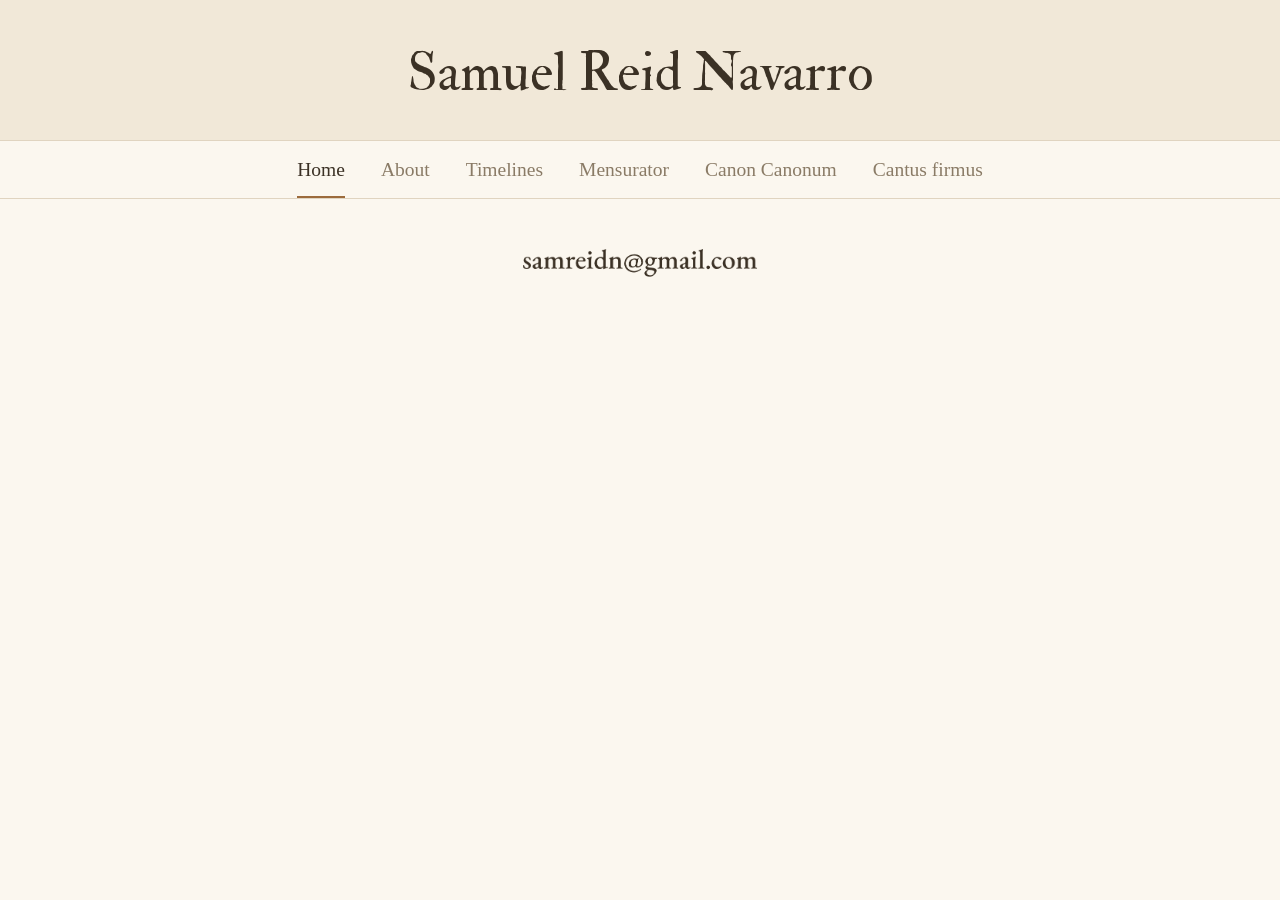
<file: index.html>
<!DOCTYPE html>
<html lang="en">
<head>
  <meta charset="UTF-8">
  <meta name="viewport" content="width=device-width, initial-scale=1.0">
  <title>Samuel Reid Navarro</title>
  <link rel="preconnect" href="https://fonts.googleapis.com">
  <link rel="preconnect" href="https://fonts.gstatic.com" crossorigin>
  <link rel="stylesheet" href="https://fonts.googleapis.com/css2?family=IM+Fell+Double+Pica:ital@0;1&family=IM+Fell+English:ital@0;1&family=IM+Fell+English+SC&display=swap">
  <link rel="stylesheet" href="style.css?v=12">
</head>
<body>
  <header class="banner">
    <a href="index.html"><p class="site-name">Samuel Reid Navarro</p></a>
  </header>
  <nav class="nav" aria-label="Main">
    <ul>
      <li><a href="index.html" aria-current="page">Home</a></li>
      <li><a href="about.html">About</a></li>
      <li><a href="music.html">Timelines</a></li>
      <li><a href="mensurator.html">Mensurator</a></li>
      <li><a href="canon.html">Canon Canonum</a></li>
      <li><a href="cantus-firmus.html">Cantus firmus</a></li>
    </ul>
  </nav>
  <main>
    <img class="email" src="email.png" alt="Email address" width="621" height="112">
  </main>
</body>
</html>
</file>
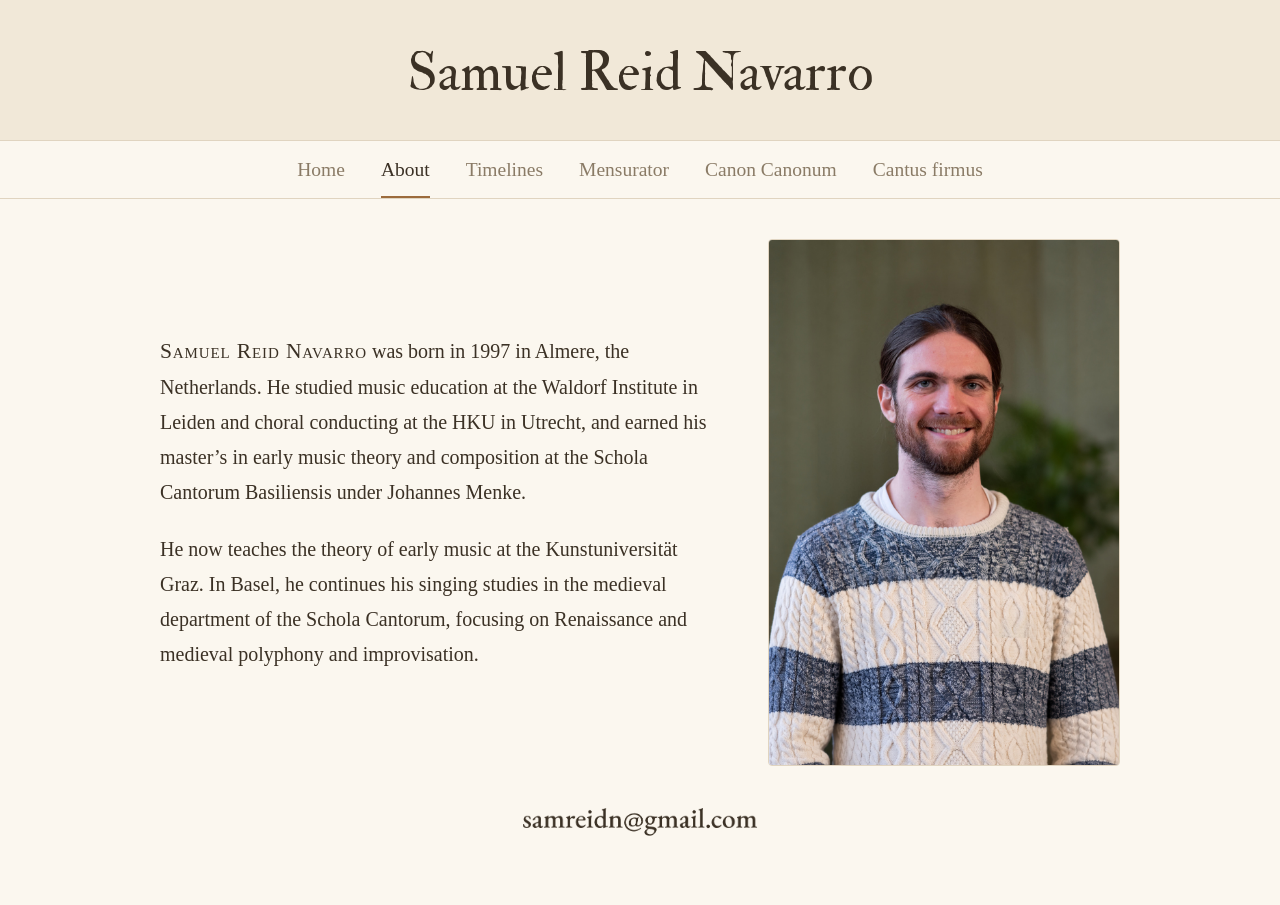
<file: about.html>
<!DOCTYPE html>
<html lang="en">
<head>
  <meta charset="UTF-8">
  <meta name="viewport" content="width=device-width, initial-scale=1.0">
  <title>About | Samuel Reid Navarro</title>
  <link rel="preconnect" href="https://fonts.googleapis.com">
  <link rel="preconnect" href="https://fonts.gstatic.com" crossorigin>
  <link rel="stylesheet" href="https://fonts.googleapis.com/css2?family=IM+Fell+Double+Pica:ital@0;1&family=IM+Fell+English:ital@0;1&family=IM+Fell+English+SC&display=swap">
  <link rel="stylesheet" href="style.css?v=12">
</head>
<body>
  <header class="banner">
    <a href="index.html"><p class="site-name">Samuel Reid Navarro</p></a>
  </header>
  <nav class="nav" aria-label="Main">
    <ul>
      <li><a href="index.html">Home</a></li>
      <li><a href="about.html" aria-current="page">About</a></li>
      <li><a href="music.html">Timelines</a></li>
      <li><a href="mensurator.html">Mensurator</a></li>
      <li><a href="canon.html">Canon Canonum</a></li>
      <li><a href="cantus-firmus.html">Cantus firmus</a></li>
    </ul>
  </nav>
  <main class="about-page">
    <div class="about">
      <div class="bio">
        <p><span class="name">Samuel Reid Navarro</span> was born in 1997 in Almere, the Netherlands. He studied music education at the Waldorf Institute in Leiden and choral conducting at the HKU in Utrecht, and earned his master&rsquo;s in early music theory and composition at the Schola Cantorum Basiliensis under Johannes Menke.</p>
        <p>He now teaches the theory of early music at the Kunstuniversität Graz. In Basel, he continues his singing studies in the medieval department of the Schola Cantorum, focusing on Renaissance and medieval polyphony and improvisation.</p>
      </div>
      <img class="portrait" src="photo.jpg?v=2" alt="Samuel Reid Navarro" width="1024" height="1536">
    </div>
    <img class="email" src="email.png" alt="Email address" width="621" height="112">
  </main>
</body>
</html>
</file>
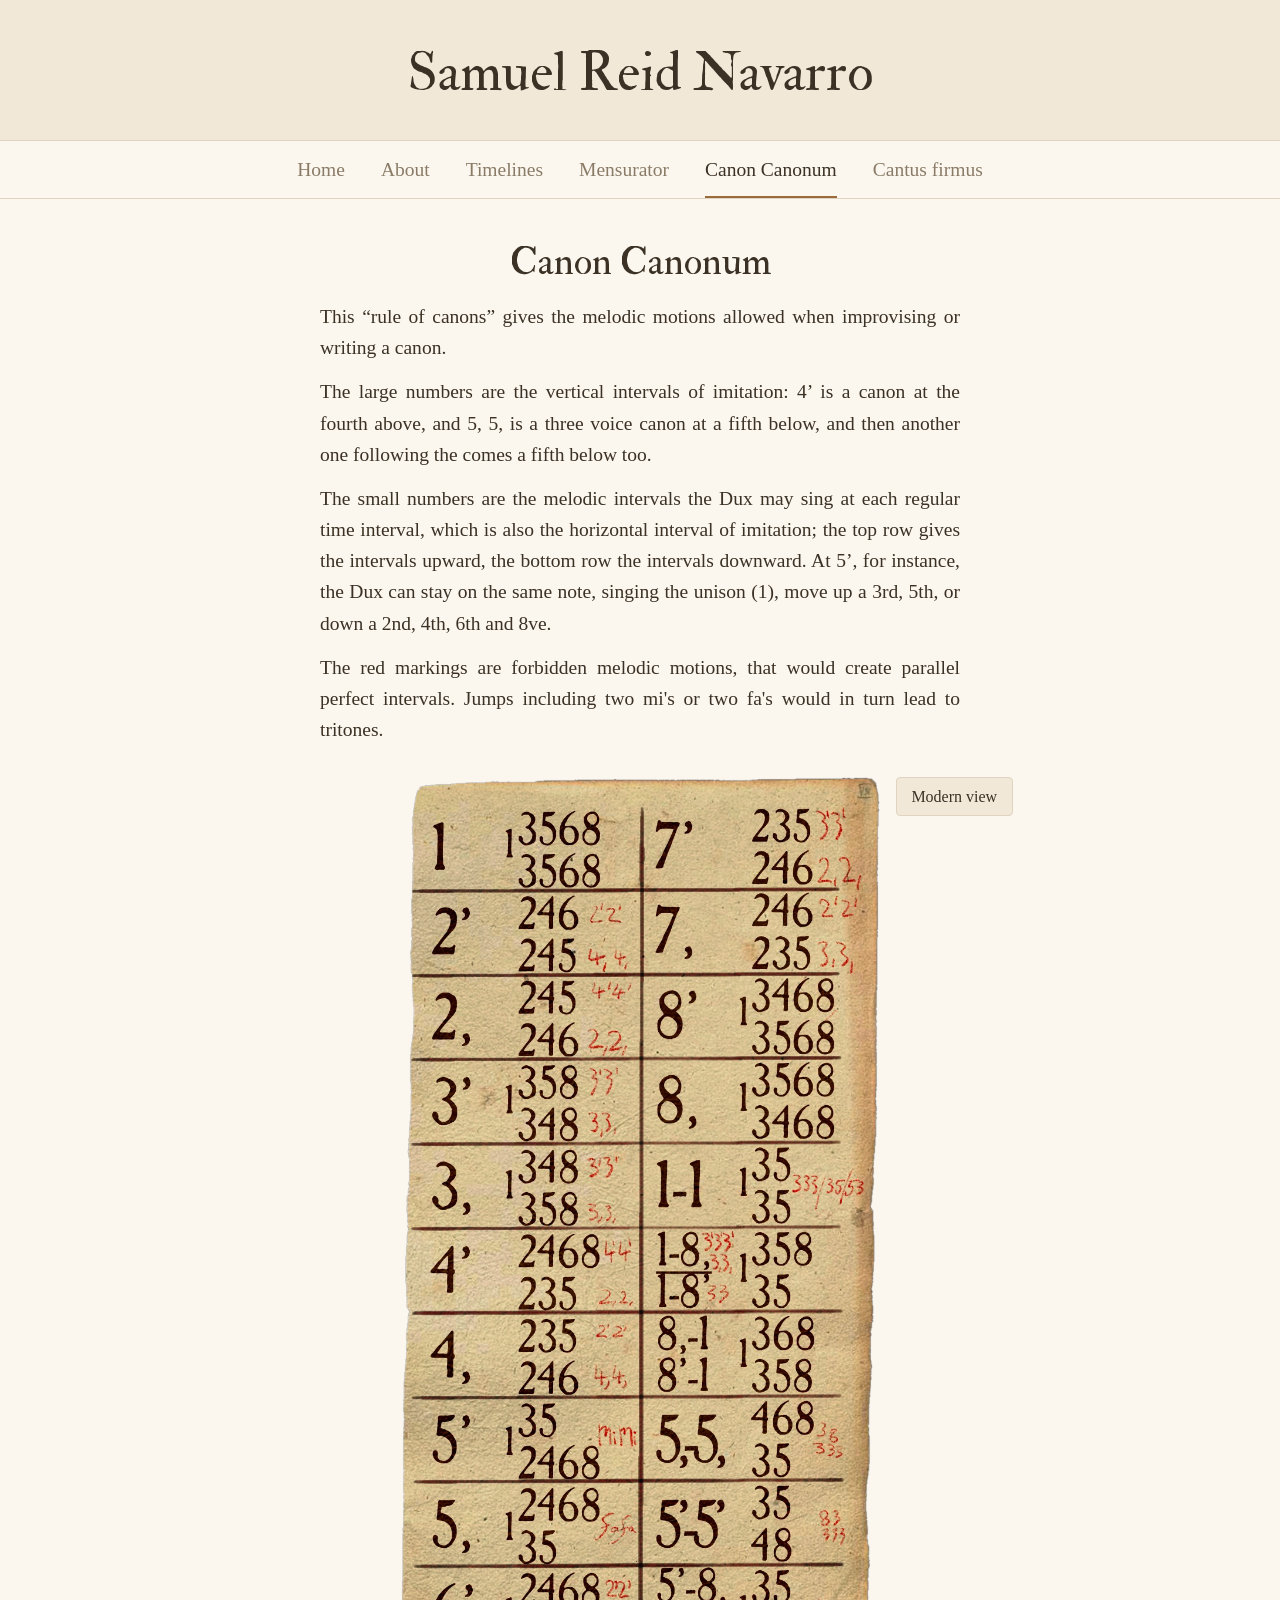
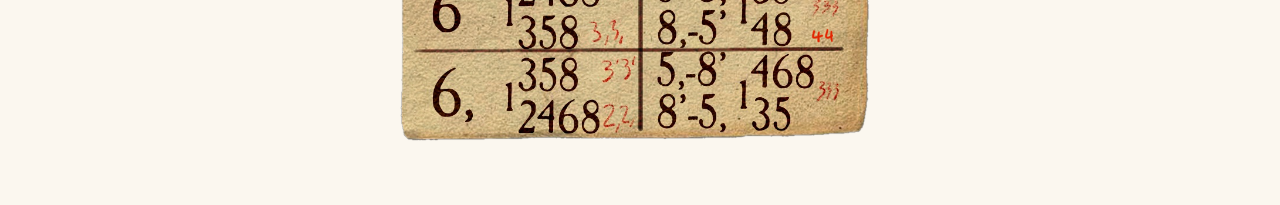
<file: canon.html>
<!DOCTYPE html>
<html lang="en">
<head>
  <meta charset="UTF-8">
  <meta name="viewport" content="width=device-width, initial-scale=1.0">
  <title>Canon Canonum | Samuel Reid Navarro</title>
  <link rel="preconnect" href="https://fonts.googleapis.com">
  <link rel="preconnect" href="https://fonts.gstatic.com" crossorigin>
  <link rel="stylesheet" href="https://fonts.googleapis.com/css2?family=IM+Fell+Double+Pica:ital@0;1&family=IM+Fell+English:ital@0;1&family=IM+Fell+English+SC&display=swap">
  <link rel="stylesheet" href="style.css?v=12">
</head>
<body>
  <header class="banner">
    <a href="index.html"><p class="site-name">Samuel Reid Navarro</p></a>
  </header>
  <nav class="nav" aria-label="Main">
    <ul>
      <li><a href="index.html">Home</a></li>
      <li><a href="about.html">About</a></li>
      <li><a href="music.html">Timelines</a></li>
      <li><a href="mensurator.html">Mensurator</a></li>
      <li><a href="canon.html" aria-current="page">Canon Canonum</a></li>
      <li><a href="cantus-firmus.html">Cantus firmus</a></li>
    </ul>
  </nav>
  <main class="wide">
    <h1 class="page-title">Canon Canonum</h1>
    <div class="page-intro">
      <p>This “rule of canons” gives the melodic motions allowed when improvising or writing a canon.</p>
      <p>The large numbers are the vertical intervals of imitation: 4’ is a canon at the fourth above, and 5, 5, is a three voice canon at a fifth below, and then another one following the comes a fifth below too.</p>
      <p>The small numbers are the melodic intervals the Dux may sing at each regular time interval, which is also the horizontal interval of imitation; the top row gives the intervals upward, the bottom row the intervals downward. At 5’, for instance, the Dux can stay on the same note, singing the unison (1), move up a 3rd, 5th, or down a 2nd, 4th, 6th and 8ve.</p>
      <p>The red markings are forbidden melodic motions, that would create parallel perfect intervals. Jumps including two mi's or two fa's would in turn lead to tritones.</p>
    </div>
    <div class="canon">
      <button class="fs canon-flip" type="button" id="flip" aria-pressed="false">Modern view</button>
      <img class="canon-img" id="old" src="canon.png?v=2" alt="Canon Canonum" width="818" height="1642">
      <div class="cc" id="modern" hidden>
      <div class="cc-col">
        <div class="cc-row">
          <div class="cc-label">1</div>
          <div class="cc-one">1</div>
          <div class="cc-nums"><span>3568</span><span>3568</span></div>
          <div class="cc-notes"></div>
        </div>
        <div class="cc-row">
          <div class="cc-label">2’</div>
          <div class="cc-one"></div>
          <div class="cc-nums"><span>246</span><span>245</span></div>
          <div class="cc-notes"><span>2’2’</span><span>4,4,</span></div>
        </div>
        <div class="cc-row">
          <div class="cc-label">2,</div>
          <div class="cc-one"></div>
          <div class="cc-nums"><span>245</span><span>246</span></div>
          <div class="cc-notes"><span>4’4’</span><span>2,2,</span></div>
        </div>
        <div class="cc-row">
          <div class="cc-label">3’</div>
          <div class="cc-one">1</div>
          <div class="cc-nums"><span>358</span><span>348</span></div>
          <div class="cc-notes"><span>3’3’</span><span>3,3,</span></div>
        </div>
        <div class="cc-row">
          <div class="cc-label">3,</div>
          <div class="cc-one">1</div>
          <div class="cc-nums"><span>348</span><span>358</span></div>
          <div class="cc-notes"><span>3’3’</span><span>3,3,</span></div>
        </div>
        <div class="cc-row">
          <div class="cc-label">4’</div>
          <div class="cc-one"></div>
          <div class="cc-nums"><span>2468</span><span>235</span></div>
          <div class="cc-notes"><span>4’4’</span><span>2,2,</span></div>
        </div>
        <div class="cc-row">
          <div class="cc-label">4,</div>
          <div class="cc-one"></div>
          <div class="cc-nums"><span>235</span><span>246</span></div>
          <div class="cc-notes"><span>2’2’</span><span>4,4,</span></div>
        </div>
        <div class="cc-row">
          <div class="cc-label">5’</div>
          <div class="cc-one">1</div>
          <div class="cc-nums"><span>35</span><span>2468</span></div>
          <div class="cc-notes cc-mid"><span>MiMi</span></div>
        </div>
        <div class="cc-row">
          <div class="cc-label">5,</div>
          <div class="cc-one">1</div>
          <div class="cc-nums"><span>2468</span><span>35</span></div>
          <div class="cc-notes cc-mid"><span>Fafa</span></div>
        </div>
        <div class="cc-row">
          <div class="cc-label">6’</div>
          <div class="cc-one">1</div>
          <div class="cc-nums"><span>2468</span><span>358</span></div>
          <div class="cc-notes"><span>2’2’</span><span>3,3,</span></div>
        </div>
        <div class="cc-row">
          <div class="cc-label">6,</div>
          <div class="cc-one">1</div>
          <div class="cc-nums"><span>358</span><span>2468</span></div>
          <div class="cc-notes"><span>3’3’</span><span>2,2,</span></div>
        </div>
      </div>
      <div class="cc-col">
        <div class="cc-row">
          <div class="cc-label">7’</div>
          <div class="cc-one"></div>
          <div class="cc-nums"><span>235</span><span>246</span></div>
          <div class="cc-notes"><span>3’3’</span><span>2,2,</span></div>
        </div>
        <div class="cc-row">
          <div class="cc-label">7,</div>
          <div class="cc-one"></div>
          <div class="cc-nums"><span>246</span><span>235</span></div>
          <div class="cc-notes"><span>2’2’</span><span>3,3,</span></div>
        </div>
        <div class="cc-row">
          <div class="cc-label">8’</div>
          <div class="cc-one">1</div>
          <div class="cc-nums"><span>3468</span><span>3568</span></div>
          <div class="cc-notes"></div>
        </div>
        <div class="cc-row">
          <div class="cc-label">8,</div>
          <div class="cc-one">1</div>
          <div class="cc-nums"><span>3568</span><span>3468</span></div>
          <div class="cc-notes"></div>
        </div>
        <div class="cc-row">
          <div class="cc-label">1-1</div>
          <div class="cc-one">1</div>
          <div class="cc-nums"><span>35</span><span>35</span></div>
          <div class="cc-notes cc-mid"><span>333/35/53</span></div>
        </div>
        <div class="cc-row">
          <div class="cc-label cc-two"><span class="cc-l cc-ruled">1-8,<span class="cc-ln"><span>3’3’3’</span><span>3,3,</span></span></span><span class="cc-l">1-8’<span class="cc-ln"><span>33</span></span></span></div>
          <div class="cc-one">1</div>
          <div class="cc-nums"><span>358</span><span>35</span></div>
          <div class="cc-notes"></div>
        </div>
        <div class="cc-row">
          <div class="cc-label cc-two"><span class="cc-l">8,-1</span><span class="cc-l">8’-1</span></div>
          <div class="cc-one">1</div>
          <div class="cc-nums"><span>368</span><span>358</span></div>
          <div class="cc-notes"></div>
        </div>
        <div class="cc-row">
          <div class="cc-label">5,-5,</div>
          <div class="cc-one"></div>
          <div class="cc-nums"><span>468</span><span>35</span></div>
          <div class="cc-notes cc-mid"><span>38</span><span>333</span></div>
        </div>
        <div class="cc-row">
          <div class="cc-label">5’-5’</div>
          <div class="cc-one"></div>
          <div class="cc-nums"><span>35</span><span>48</span></div>
          <div class="cc-notes cc-mid"><span>83</span><span>333</span></div>
        </div>
        <div class="cc-row">
          <div class="cc-label cc-two"><span class="cc-l">5’-8,</span><span class="cc-l">8,-5’</span></div>
          <div class="cc-one">1</div>
          <div class="cc-nums"><span>35</span><span>48</span></div>
          <div class="cc-notes"><span>333</span><span>44</span></div>
        </div>
        <div class="cc-row">
          <div class="cc-label cc-two"><span class="cc-l">5,-8’</span><span class="cc-l">8’-5,</span></div>
          <div class="cc-one">1</div>
          <div class="cc-nums"><span>468</span><span>35</span></div>
          <div class="cc-notes cc-mid"><span>333</span></div>
        </div>
      </div>
      </div>
    </div>
    <script>
      document.getElementById("flip").addEventListener("click", function () {
        var old = document.getElementById("old"), modern = document.getElementById("modern");
        var toModern = modern.hidden;
        modern.hidden = !toModern;
        old.hidden = toModern;
        this.textContent = toModern ? "Original view" : "Modern view";
        this.parentNode.classList.toggle("is-modern", toModern);
        this.setAttribute("aria-pressed", toModern ? "true" : "false");
      });
    </script>
  </main>
</body>
</html>
</file>
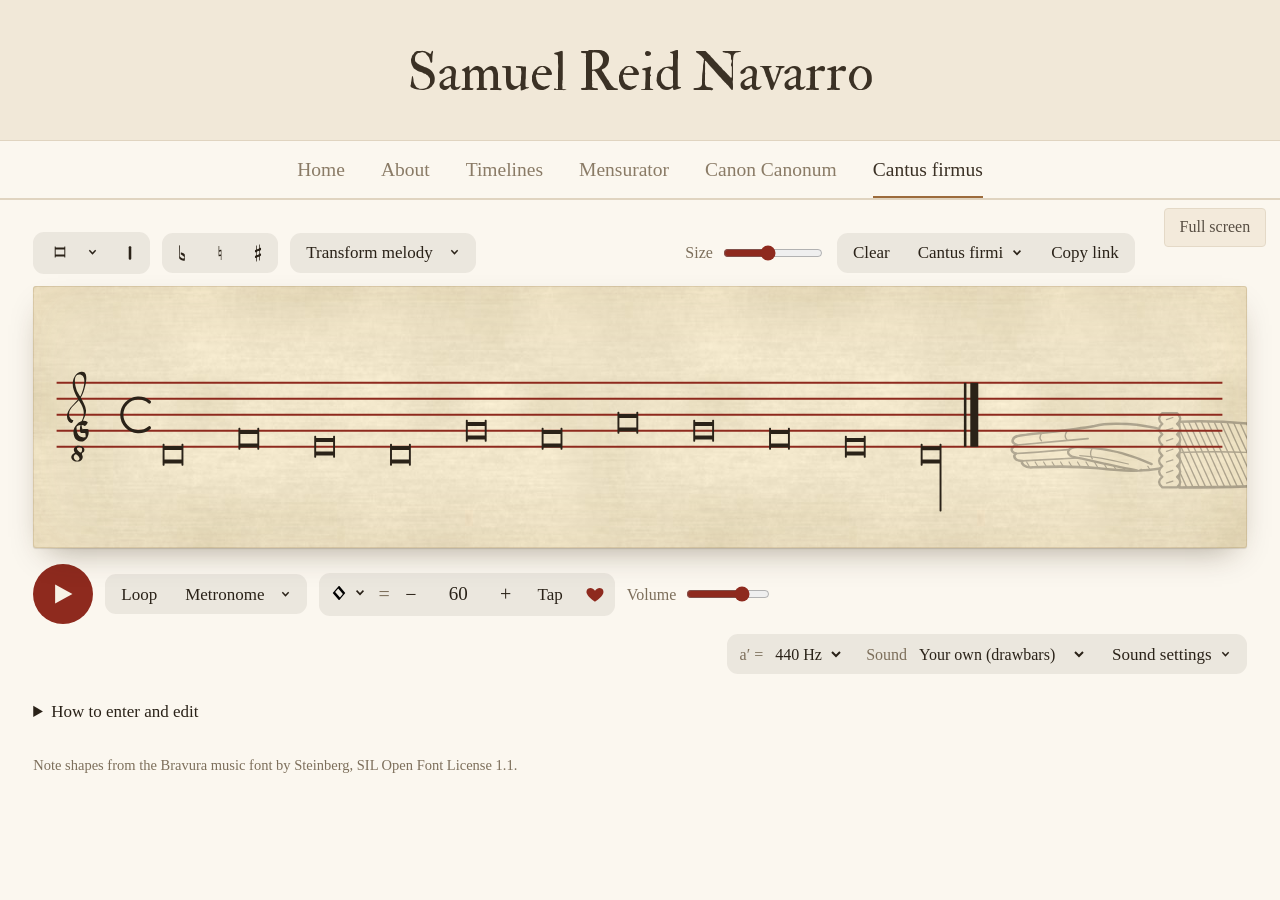
<file: cantus-firmus.html>
<!DOCTYPE html>
<html lang="en">
<head>
  <meta charset="UTF-8">
  <meta name="viewport" content="width=device-width, initial-scale=1.0">
  <title>Cantus firmus | Samuel Reid Navarro</title>
  <link rel="preconnect" href="https://fonts.googleapis.com">
  <link rel="preconnect" href="https://fonts.gstatic.com" crossorigin>
  <link rel="stylesheet" href="https://fonts.googleapis.com/css2?family=IM+Fell+Double+Pica:ital@0;1&family=IM+Fell+English:ital@0;1&family=IM+Fell+English+SC&display=swap">
  <link rel="stylesheet" href="style.css?v=12">
</head>
<body>
  <header class="banner">
    <a href="index.html"><p class="site-name">Samuel Reid Navarro</p></a>
  </header>
  <nav class="nav" aria-label="Main">
    <ul>
      <li><a href="index.html">Home</a></li>
      <li><a href="about.html">About</a></li>
      <li><a href="music.html">Timelines</a></li>
      <li><a href="mensurator.html">Mensurator</a></li>
      <li><a href="canon.html">Canon Canonum</a></li>
      <li><a href="cantus-firmus.html" aria-current="page">Cantus firmus</a></li>
    </ul>
  </nav>
  <main class="edge">
    <div class="embed edge">
      <button class="fs" type="button" id="fs">Full screen</button>
      <iframe class="game" id="cf" src="games/cantus-firmus.html?v=19" title="Cantus firmus" allow="fullscreen; autoplay; clipboard-write"></iframe>
    </div>
    <script>
      window.addEventListener("message", function (e) {
        var f = document.getElementById("cf");
        if (e.source !== f.contentWindow || !e.data || !e.data.cantusFirmusHeight) return;
        f.style.height = Math.max(420, e.data.cantusFirmusHeight) + "px";
      });
      document.getElementById("fs").addEventListener("click", function () {
        var f = document.getElementById("cf");
        if (f.requestFullscreen) f.requestFullscreen();
        else if (f.webkitRequestFullscreen) f.webkitRequestFullscreen();
        else window.location.href = f.src;
      });
    </script>
  </main>
</body>
</html>
</file>
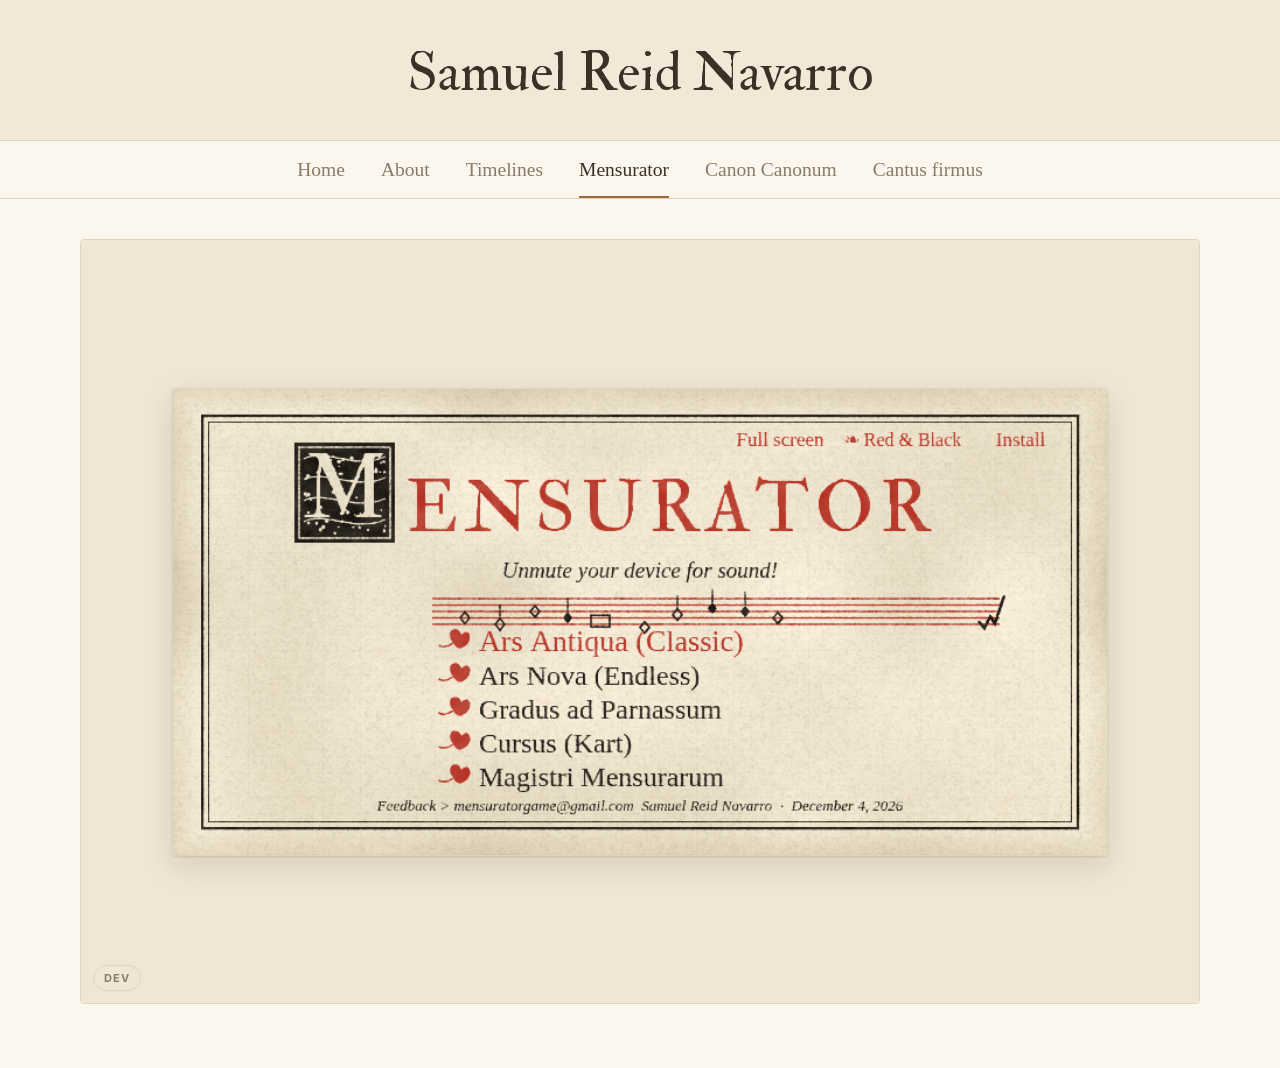
<file: mensurator.html>
<!DOCTYPE html>
<html lang="en">
<head>
  <meta charset="UTF-8">
  <meta name="viewport" content="width=device-width, initial-scale=1.0">
  <title>Mensurator | Samuel Reid Navarro</title>
  <link rel="preconnect" href="https://fonts.googleapis.com">
  <link rel="preconnect" href="https://fonts.gstatic.com" crossorigin>
  <link rel="stylesheet" href="https://fonts.googleapis.com/css2?family=IM+Fell+Double+Pica:ital@0;1&family=IM+Fell+English:ital@0;1&family=IM+Fell+English+SC&display=swap">
  <link rel="stylesheet" href="style.css?v=12">
</head>
<body>
  <header class="banner">
    <a href="index.html"><p class="site-name">Samuel Reid Navarro</p></a>
  </header>
  <nav class="nav" aria-label="Main">
    <ul>
      <li><a href="index.html">Home</a></li>
      <li><a href="about.html">About</a></li>
      <li><a href="music.html">Timelines</a></li>
      <li><a href="mensurator.html" aria-current="page">Mensurator</a></li>
      <li><a href="canon.html">Canon Canonum</a></li>
      <li><a href="cantus-firmus.html">Cantus firmus</a></li>
    </ul>
  </nav>
  <main class="wide">
    <iframe class="game" src="games/mensurator.html?v=10" title="Mensurator" allow="fullscreen; autoplay"></iframe>
  </main>
</body>
</html>
</file>
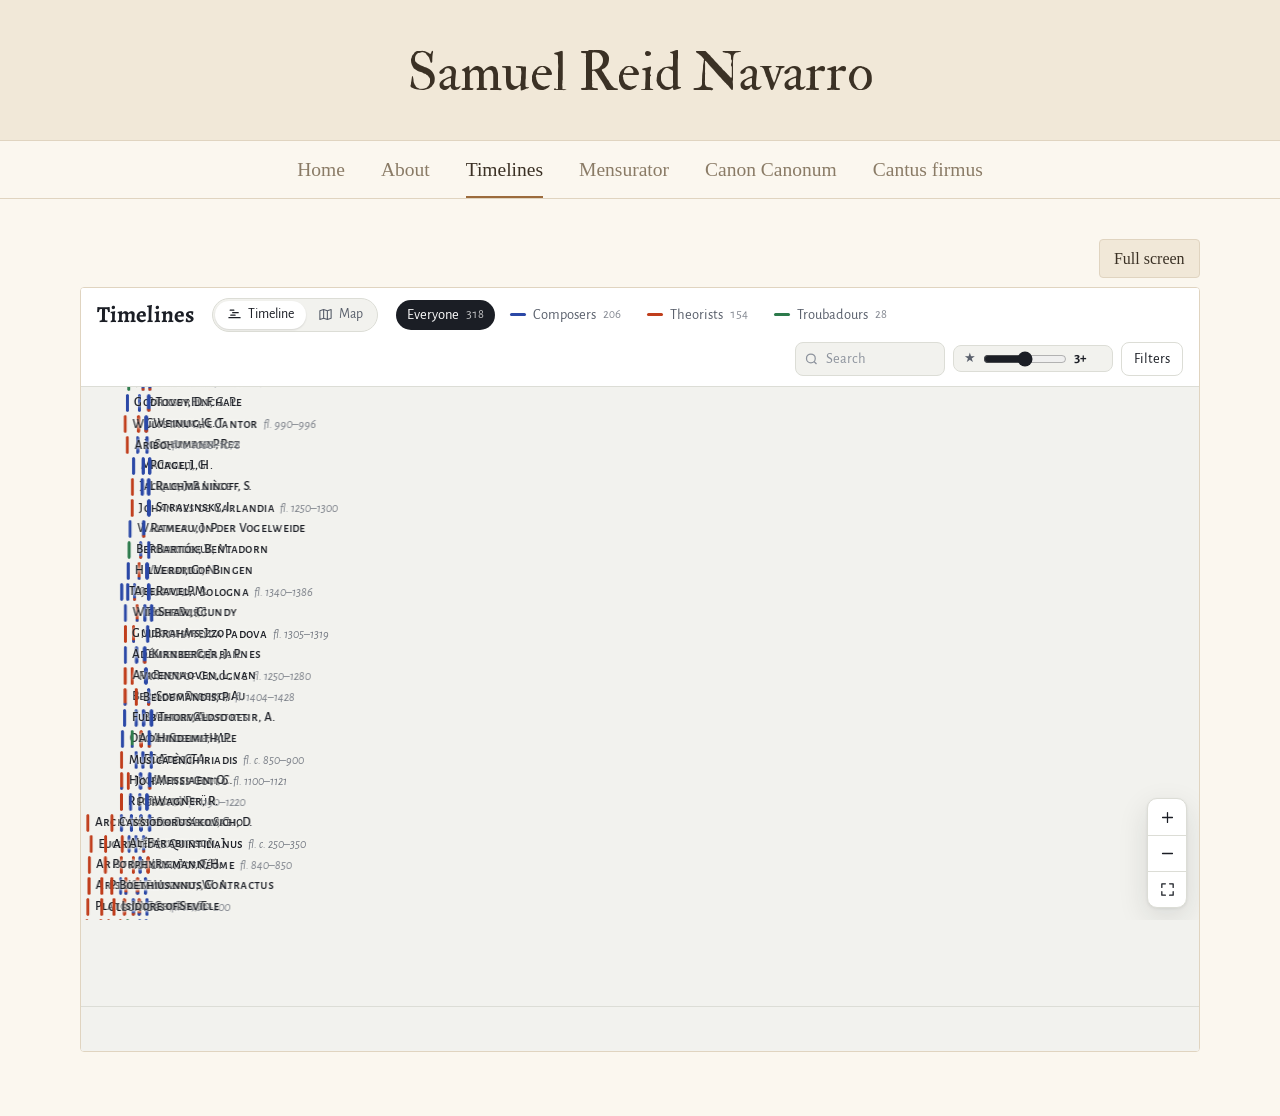
<file: music.html>
<!DOCTYPE html>
<html lang="en">
<head>
  <meta charset="UTF-8">
  <meta name="viewport" content="width=device-width, initial-scale=1.0">
  <title>Timelines | Samuel Reid Navarro</title>
  <link rel="preconnect" href="https://fonts.googleapis.com">
  <link rel="preconnect" href="https://fonts.gstatic.com" crossorigin>
  <link rel="stylesheet" href="https://fonts.googleapis.com/css2?family=IM+Fell+Double+Pica:ital@0;1&family=IM+Fell+English:ital@0;1&family=IM+Fell+English+SC&display=swap">
  <link rel="stylesheet" href="style.css?v=12">
</head>
<body>
  <header class="banner">
    <a href="index.html"><p class="site-name">Samuel Reid Navarro</p></a>
  </header>
  <nav class="nav" aria-label="Main">
    <ul>
      <li><a href="index.html">Home</a></li>
      <li><a href="about.html">About</a></li>
      <li><a href="music.html" aria-current="page">Timelines</a></li>
      <li><a href="mensurator.html">Mensurator</a></li>
      <li><a href="canon.html">Canon Canonum</a></li>
      <li><a href="cantus-firmus.html">Cantus firmus</a></li>
    </ul>
  </nav>
  <main class="wide">
    <div class="embed">
      <button class="fs" type="button" id="fs">Full screen</button>
      <iframe class="game" id="lifelines" src="games/music-lifelines.html?v=9" title="Timelines" allow="fullscreen"></iframe>
    </div>
    <script>
      document.getElementById("fs").addEventListener("click", function () {
        var f = document.getElementById("lifelines");
        if (f.requestFullscreen) f.requestFullscreen();
        else if (f.webkitRequestFullscreen) f.webkitRequestFullscreen();
        else window.location.href = f.src;
      });
    </script>
  </main>
</body>
</html>
</file>
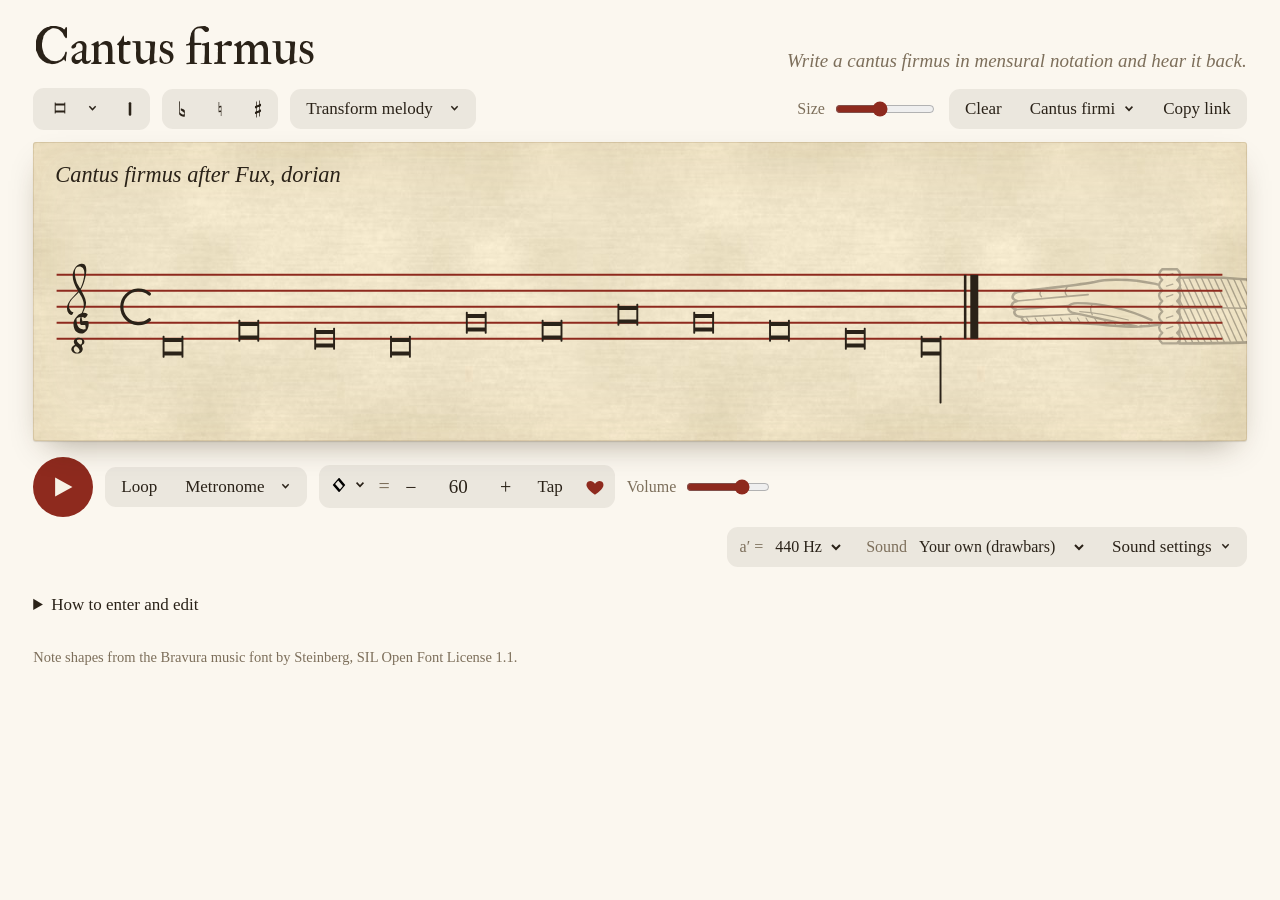
<file: games/cantus-firmus.html>
<!doctype html>
<html lang="en">
<head>
<meta charset="utf-8">
<meta name="viewport" content="width=device-width, initial-scale=1">
<title>Cantus firmus</title>
<meta name="description" content="Write a cantus firmus in mensural notation and hear it back.">
<link rel="icon" href="data:image/svg+xml,%3Csvg xmlns='http://www.w3.org/2000/svg' viewBox='0 0 32 32'%3E%3Cpath d='M16 3 27 16 16 29 5 16Z' fill='%2324479A'/%3E%3Cpath d='M16 9.5 21.4 16 16 22.5 10.6 16Z' fill='%23EDE0BC'/%3E%3C/svg%3E">
<link rel="preconnect" href="https://fonts.googleapis.com">
<link rel="preconnect" href="https://fonts.gstatic.com" crossorigin>
<link href="https://fonts.googleapis.com/css2?family=IM+Fell+Double+Pica:ital@0;1&family=IM+Fell+English:ital@0;1&family=IM+Fell+English+SC&display=swap" rel="stylesheet">
<!--
  Cantus firmus: a small mensural-notation editor with playback.
  Everything (layout, editing, sound) is in this one file; no build step.
  Note shapes, clefs and accidentals are outlines from the Bravura music font
  by Steinberg Media Technologies, used under the SIL Open Font License 1.1.
-->
<style>
:root{
  --ground:#FBF7EF; --surface:#F4EDE0; --text:#2A2218; --muted:#7D6F5B; --line:#D6C8B0;
  --accent:#8E2A1E; --accent-ink:#F7F2E6;
  --leaf:#F3E8CC; --leaf-ink:#2A2218; --leaf-muted:#7A6A4E; --rule:#8E2A1E;
  --sel:#8E2A1E; --hov:#B8624A; --play:#8E2A1E; --del:#8E2A1E;
  --paper:none;
  color-scheme: light;
}
*{box-sizing:border-box}
.embedded #title{display:none}
.embedded header.top .lede, .embedded header.top h1{position:absolute;width:1px;height:1px;overflow:hidden;clip:rect(0 0 0 0);white-space:nowrap}
.embedded header.top{justify-content:flex-end;padding-right:112px;margin-bottom:6px}
html{-webkit-text-size-adjust:100%}
body{margin:0;background:var(--ground);color:var(--text);
  font:400 19px/1.45 "IM Fell English","Palatino Linotype",Palatino,"Book Antiqua",Georgia,serif}
.wrap{max-width:none;margin:0 auto;padding:22px clamp(14px,2.6vw,44px) 40px}
header.top{display:flex;flex-wrap:wrap;gap:14px 32px;align-items:flex-end;justify-content:space-between;margin-bottom:18px}
h1{font-family:"IM Fell Double Pica","IM Fell English",Georgia,serif;font-weight:400;font-size:clamp(2.2rem,4.4vw,3.2rem);line-height:1.02;margin:0;letter-spacing:-.012em}
.lede{margin:.4rem 0 0;color:var(--muted);font-style:italic;max-width:62ch}
.share{display:flex;flex-wrap:wrap;gap:8px;align-items:center}
.libwrap{position:relative}
.libbtn{display:inline-flex;align-items:center;gap:8px;background:var(--text);color:var(--ground);border-color:var(--text)}
.libbtn .chev{width:12px;height:12px;fill:currentColor}
.library{position:absolute;right:0;top:calc(100% + 6px);z-index:30;width:min(500px,calc(100vw - 28px));max-height:min(72vh,680px);
  overflow:auto;background:var(--surface);color:var(--text);border:1px solid var(--line);border-radius:8px;padding:6px 8px 10px;
  box-shadow:0 18px 40px -16px rgba(0,0,0,.45)}
.library h2{font-family:"IM Fell Double Pica","IM Fell English",Georgia,serif;font-size:17px;font-weight:700;margin:12px 8px 2px}
.library .gnote{margin:0 8px 6px;color:var(--muted);font-style:italic;font-size:14.5px}
.cfitem{display:block;width:100%;text-align:left;padding:8px 10px 6px;border:1px solid transparent;background:transparent;border-radius:6px;min-height:0;line-height:1.3}
.cfitem:hover:not(:disabled){border-color:var(--line);background:var(--ground)}
.cfitem .t{display:block;font-size:16.5px}
.cfitem .d{display:block;font-size:14px;color:var(--muted);font-style:italic;margin-top:1px}
.cfitem .pv{display:block;margin-top:6px;height:46px;background:var(--leaf);border-radius:3px;overflow:hidden;
  -webkit-mask-image:linear-gradient(90deg,#000 88%,transparent);mask-image:linear-gradient(90deg,#000 88%,transparent)}
.cfitem .pv svg{display:block;height:46px;width:auto}
.cfitem .pv .staff{stroke:var(--rule)}
.cfitem .pv use{fill:var(--leaf-ink)}
.cfitem .pv .ledger{stroke:var(--leaf-ink)}

button{font:inherit;font-size:15.5px;color:var(--text);background:var(--surface);border:1px solid var(--line);
  border-radius:6px;min-height:40px;padding:0 14px;cursor:pointer;line-height:1}
button:hover:not(:disabled){border-color:var(--text)}
button[aria-pressed="true"]{background:var(--accent);border-color:var(--accent);color:var(--accent-ink)}
button:disabled{opacity:.42;cursor:not-allowed}
:focus-visible{outline:2px solid var(--accent);outline-offset:2px}
select,input[type=number]{font:inherit;font-size:15.5px;color:var(--text);background:var(--surface);
  border:1px solid var(--line);border-radius:6px;min-height:38px;padding:0 8px}
input[type=number]{width:4.6em}
input[type=range]{accent-color:var(--accent);width:120px}
input[type=checkbox]{accent-color:var(--accent);width:18px;height:18px;margin:0}

.tools{background:var(--ground);padding:6px 0 12px;z-index:5}
@media (min-width:760px) and (min-height:620px){ .tools{position:sticky;top:0} }
.tools .row{display:flex;flex-wrap:wrap;gap:12px 22px;align-items:flex-start}
.grp{display:flex;flex-direction:column;gap:5px}
.gl{font-size:14px;color:var(--muted);font-style:italic;white-space:nowrap}
.btns{display:flex;gap:4px;flex-wrap:wrap}
.ib{width:44px;height:44px;padding:0;display:grid;place-items:center}
.ib svg{width:36px;height:36px;fill:currentColor;overflow:visible}
.ib.small svg{width:22px;height:22px}
.seg{display:flex}
.seg button{border-radius:0}
.seg button:first-child{border-radius:6px 0 0 6px}
.seg button:last-child{border-radius:0 6px 6px 0;margin-left:-1px}
.tb{min-height:44px}
.pop{position:relative}
.popbtn{min-width:56px}
.popbtn .chev{width:11px;height:11px;fill:currentColor;margin-left:8px}
.popbody{display:none;position:absolute;left:-6px;top:calc(100% - 2px);z-index:15;padding:6px;background:var(--surface);
  border:1px solid var(--line);border-radius:8px;box-shadow:0 12px 28px -12px rgba(0,0,0,.4)}
.pop:hover .popbody,.pop:focus-within .popbody,.pop.open .popbody{display:block}
.popbody{width:max-content}
.popbody .btns:not(.col){flex-wrap:nowrap}
.popbody .col{flex-direction:column}
.popbody .col .tb{justify-content:flex-start;text-align:left;white-space:nowrap}
.tools .row .spacer{flex:1}
.tools .row .ctl{align-self:flex-start;margin-top:20px}
.tools .row #clear{align-self:flex-start;margin-top:15px}

.settings{display:flex;flex-wrap:wrap;gap:10px 24px;align-items:center;margin:2px 0 12px}
label.ctl{display:flex;align-items:center;gap:8px;color:var(--muted)}
.settings .spacer{flex:1}

.leaf{position:relative;background:#EFE3C7 var(--paper);background-size:512px 512px;color:var(--leaf-ink);border-radius:3px;padding:16px 22px 18px;
  box-shadow:0 1px 1px rgba(60,40,10,.14),0 14px 32px -14px rgba(50,34,8,.42),inset 0 0 70px rgba(150,108,40,.13),inset 0 0 0 1px rgba(120,90,40,.16)}
#title{display:block;width:100%;font:italic 400 1.4rem/1.3 "IM Fell English","Palatino Linotype",Palatino,Georgia,serif;
  color:var(--leaf-ink);background:transparent;border:0;border-bottom:1px dashed transparent;padding:2px 0 4px;border-radius:0}
#title:hover{border-bottom-color:rgba(31,26,20,.25)}
#title:focus-visible{outline:none;border-bottom-color:var(--sel)}
#title::placeholder{color:rgba(31,26,20,.42)}
#score{margin-top:4px;cursor:crosshair;touch-action:manipulation;user-select:none;-webkit-user-select:none;border-radius:2px}
#score:focus-visible{outline:1.5px solid rgba(142,42,30,.4);outline-offset:6px}
#score svg{display:block;overflow:visible}
#score .staff{stroke:var(--rule)}
#score .ledger{stroke:var(--leaf-ink)}
#score use,#score .bar,#score .dot{fill:var(--leaf-ink)}
#score use.clefhov{fill:var(--hov)}
#score .it.hov use{fill:var(--hov)}
#score .it.hov .ledger{stroke:var(--hov)}
#score .menshov{stroke:var(--hov)}
#score .it.dim{opacity:.28}
#score use.sigghost{opacity:.26}
#score use.sigghost.on{opacity:.85;fill:var(--hov)}
#score .it.sel use{fill:var(--sel)}
#score .it.sel .ledger{stroke:var(--sel)}
#score .it.play use{fill:var(--play)}
#score .it.play .ledger{stroke:var(--play)}
#score .selbg{fill:var(--sel);opacity:.1}
#score .ghost{opacity:.62}
#score .ghost use{fill:var(--sel)}
#score .ghost .ledger{stroke:var(--sel)}
#score .caret{fill:var(--sel);opacity:.75}
#score .hint{fill:var(--leaf-muted);font:italic 1.15px "IM Fell English","Palatino Linotype",Palatino,Georgia,serif}

.sr{position:absolute;width:1px;height:1px;overflow:hidden;clip:rect(0 0 0 0);white-space:nowrap}
.transport{display:flex;flex-wrap:wrap;align-items:flex-start;gap:18px 34px;margin-top:16px;padding-top:18px;border-top:1px solid var(--line)}
.tp-play{display:flex;gap:8px;align-items:center}
#play{background:var(--accent);border-color:var(--accent);color:var(--accent-ink);min-width:110px;font-size:17px;
  display:inline-flex;align-items:center;justify-content:center;gap:9px;min-height:46px}
#play svg{width:14px;height:14px;fill:currentColor}
.tactus{display:flex;flex-direction:column;gap:8px}
.vignette{width:176px;height:142px;background:var(--leaf);border:1.5px solid var(--leaf-ink);outline:1px solid var(--leaf-ink);
  outline-offset:-5px;overflow:hidden;border-radius:1px}
.handbox{position:absolute;right:0;top:4px;width:250px;height:202px;opacity:.3;pointer-events:none;z-index:0}
.handbox svg{display:block;width:100%;height:100%;transform:scaleX(-1)}
#title,#score{position:relative;z-index:1}
.tempo-row{display:flex;flex-wrap:wrap;align-items:center;gap:8px}
.eq{font-size:22px;color:var(--text);padding:0 2px}
.permin{color:var(--muted);margin-right:6px}
.unitpick{position:relative}
.unitbtn{width:58px;grid-template-columns:1fr 12px;gap:0;padding:0 4px 0 2px}
.unitbtn svg{width:34px;height:34px}
.unitbtn .chev{width:12px;height:12px;fill:currentColor}
#unitList{left:0;bottom:calc(100% + 6px);min-width:190px}
.menu{position:absolute;z-index:20;margin:0;padding:4px;list-style:none;color:var(--text);
  background:var(--surface);border:1px solid var(--line);border-radius:6px;box-shadow:0 10px 28px -10px rgba(0,0,0,.35)}
.menu:focus{outline:none}
.menu li{display:flex;align-items:center;gap:10px;padding:3px 12px 3px 4px;border-radius:4px;cursor:pointer;font-size:16px}
.menu li svg{width:32px;height:32px;fill:currentColor;flex:none}
.menu li[aria-selected="true"]{background:var(--accent);color:var(--accent-ink)}
.menu li.active:not([aria-selected="true"]){outline:2px solid var(--accent);outline-offset:-2px}
.menu li:hover:not([aria-selected="true"]){background:color-mix(in srgb,var(--accent) 12%,transparent)}
#clefMenu{display:grid;grid-template-columns:repeat(5,64px);gap:2px;padding:6px}
#clefMenu[hidden]{display:none}
#clefMenu li{flex-direction:column;gap:0;padding:4px 2px 4px;font-size:14px;text-align:center;line-height:1.2}
#clefMenu li svg{width:40px;height:78px;overflow:visible}
#clefMenu li.flatopt{grid-column:span 5;flex-direction:row;justify-content:center;gap:8px;padding:4px 8px;border-top:1px solid var(--line);border-radius:0 0 4px 4px;margin-top:2px}
#clefMenu li.flatopt svg{width:40px;height:30px}
.stepper{display:flex}
.stepper button{min-width:38px;padding:0;font-size:20px;border-radius:0}
.stepper button:first-child{border-radius:6px 0 0 6px}
.stepper button:last-child{border-radius:0 6px 6px 0}
.stepper input{border-radius:0;border-left:0;border-right:0;width:3.6em;text-align:center;min-height:40px;font-size:17px;
  -moz-appearance:textfield;appearance:textfield}
.stepper input::-webkit-outer-spin-button,.stepper input::-webkit-inner-spin-button{-webkit-appearance:none;margin:0}
#heart{color:var(--rule)}
#heart svg{width:22px;height:22px}
.tune{display:grid;grid-template-columns:auto 150px 3.4em;gap:4px 10px;align-items:center;margin-top:6px;padding-top:8px;border-top:1px solid var(--line);width:100%}
.tune .tg{grid-column:1/-1;font-style:italic;color:var(--muted);font-size:15px;margin-top:4px}
.tune label{color:var(--muted);font-size:16px}
.tune input[type=range]{width:150px}
.tune output{font-variant-numeric:tabular-nums;font-size:15px;color:var(--text);text-align:right}
.tp-side[hidden]{display:none}
.tp-side{display:flex;flex-direction:column;gap:8px;align-items:flex-start}

details.help{margin-top:26px;max-width:760px}
details.help summary{cursor:pointer;color:var(--text);font-size:17px}
.help p{color:var(--muted);margin:.6rem 0}
.help table{border-collapse:collapse;margin-top:8px;font-size:16px}
.help td{padding:5px 18px 5px 0;vertical-align:top}
.help td:first-child{white-space:nowrap}
kbd{font:inherit;font-size:14.5px;border:1px solid var(--line);border-bottom-width:2px;border-radius:4px;padding:0 6px;background:var(--surface)}
footer{margin-top:30px;color:var(--muted);font-size:14.5px}

#toast{position:fixed;left:50%;bottom:22px;transform:translateX(-50%) translateY(8px);background:var(--text);color:var(--ground);
  padding:10px 16px;border-radius:6px;font-size:16px;opacity:0;pointer-events:none;transition:opacity .18s,transform .18s;max-width:calc(100vw - 32px)}
#toast.on{opacity:1;transform:translateX(-50%)}
@media (prefers-reduced-motion: reduce){ #toast{transition:none} }
@media (max-width:640px){
  .wrap{padding:18px 14px 40px}
  .leaf{padding:12px 12px 14px}
  .ib{width:40px;height:40px}
  .ib svg{width:32px;height:32px}
}
.sr{position:absolute;width:1px;height:1px;overflow:hidden;clip:rect(0 0 0 0);white-space:nowrap}

/* ================= Layout v2: one control height, one rhythm ================= */
:root{--h:40px}
button,select,input[type=number]{height:var(--h);min-height:var(--h);font-size:16px}
button{display:inline-flex;align-items:center;justify-content:center;gap:8px;padding:0 14px;white-space:nowrap}
select{padding:0 10px}
.ib{width:var(--h);padding:0}
.ib svg{width:22px;height:22px;fill:currentColor}
.tb{min-height:var(--h)}
.cfitem{height:auto;min-height:0;display:block}
.chev{width:11px;height:11px;fill:currentColor;flex:none}
header.top{margin-bottom:10px}
.tools{padding:4px 0 10px;position:static}
.bar{display:flex;flex-wrap:wrap;align-items:center;gap:8px 8px}
.bar .spacer,.transport .spacer{flex:1 1 16px}
.vsep{width:1px;height:24px;background:var(--line);margin:0 6px;flex:none}
.pop{position:relative}
.popbtn{min-width:0}
.popbtn svg:not(.chev){width:22px;height:22px;fill:currentColor}
#accBtns{display:flex;gap:4px}
#accBtns .ib svg{width:20px;height:22px}
label.ctl{display:inline-flex;align-items:center;gap:8px;color:var(--muted);font-size:16px}
.libbtn{gap:8px}
.leaf{margin-top:2px}
.transport{display:flex;flex-wrap:wrap;align-items:center;gap:10px 8px;margin-top:14px;padding-top:14px;border-top:1px solid var(--line)}
#play{min-width:104px;font-size:16px}
#play svg{width:13px;height:13px}
.tempo-row{display:flex;align-items:center;gap:8px;flex-wrap:nowrap}
.unitbtn{width:auto;padding:0 8px 0 4px;gap:2px}
.unitbtn svg{width:30px;height:30px}
.stepper button{min-width:var(--h);height:var(--h);padding:0;font-size:20px}
.stepper input{height:var(--h);min-height:var(--h);font-size:16px}
.tp-side{display:flex;flex-wrap:wrap;gap:18px 56px;align-items:flex-start;margin-top:12px;padding:14px 18px 16px;background:var(--surface);border:1px solid var(--line);border-radius:8px}
.tp-side[hidden]{display:none}
.tune{display:contents;border:0;margin:0;padding:0}
.tcol{display:grid;grid-template-columns:auto 150px 3.4em;gap:6px 12px;align-items:center;align-content:start}
.tcol .tg{grid-column:1/-1;font-style:italic;color:var(--muted);font-size:15px;margin:0 0 2px}
.tcol label{color:var(--muted);font-size:16px}
.tcol input[type=range]{width:150px}
.tcol output{font-variant-numeric:tabular-nums;font-size:15px;text-align:right}
.tcol .check{grid-column:1/-1;display:flex;align-items:center;gap:8px;margin-top:8px}
.tcol button{grid-column:1/-1;justify-self:start;margin-top:4px}
#reg{width:176px}
.grow{margin-left:auto;display:flex;align-items:center;gap:8px;flex-wrap:nowrap}
.tp-side{flex-direction:row}
.embedded .bar{padding-right:112px}
@media (max-width:700px){ .embedded .bar{padding-right:0} .vsep{display:none} .bar .spacer,.transport .spacer{flex-basis:100%;height:0} }
/* ================= Design E: grouped pods, one red, parchment score ================= */
:root{--h:34px}
button,select,input[type=number]{height:var(--h);min-height:var(--h)}
button{background:transparent;border:0;border-radius:9px;padding:0 13px;font-size:17px}
button:hover:not(:disabled){background:rgba(255,255,255,.72);border-color:transparent}
button[aria-pressed="true"]:hover:not(:disabled){background:#6F2017;color:var(--accent-ink)}
.podg{display:inline-flex;align-items:center;gap:2px;padding:3px;border-radius:11px;background:rgba(42,34,24,.075);flex-wrap:nowrap}
.podg .ib{width:var(--h);height:var(--h)}
.podg .ib svg{width:20px;height:22px}
.podg .unitbtn svg:not(.chev){width:26px;height:26px}
.podg #heart svg{width:20px;height:20px}
.bar{gap:10px 12px}
.grow{gap:12px}
.libbtn,.libbtn:hover:not(:disabled){color:var(--text)}
.libbtn{background:transparent}
.libwrap{display:inline-flex}
.podg select{background:transparent;border:0;border-radius:9px;padding:0 6px;color:var(--text)}
.podg select:hover{background:rgba(255,255,255,.72)}
.podg label.ctl{gap:2px;padding-left:10px}
.podg .stepper button,.podg .stepper button:first-child,.podg .stepper button:last-child{border-radius:9px;margin:0}
.podg .stepper input{background:transparent;border:0;border-radius:0;font-size:19px;width:3.2em;padding:0}
.podg .unitbtn{width:auto}
.tempo-row{flex-wrap:nowrap;gap:2px}
.tempo-row .eq{padding:0 2px;font-size:20px;color:var(--muted)}
#play{width:60px;height:60px;min-width:0;padding:0;border-radius:50%;background:var(--accent);color:var(--accent-ink)}
#play:hover:not(:disabled){background:var(--text);color:var(--accent-ink)}
#play span{display:none}
#play svg{width:22px;height:22px}
.transport{border-top:0;padding-top:0;margin-top:16px;gap:10px 12px;align-items:center}
.transport .popbody{top:auto;bottom:calc(100% - 2px)}
.handbox{color:#2A2218}
.handbox[data-beat="pendulum"] #handRot,.handbox[data-beat="hand"] #pendG{display:none}
.handbox[data-beat="tick"]{display:none}
#reg{width:178px}
@media (max-width:700px){ .podg{flex-wrap:wrap} }
</style>
</head>
<body>
<svg id="glyph-defs" width="0" height="0" style="position:absolute" aria-hidden="true" focusable="false"></svg>

<main class="wrap">
  <header class="top">
    <h1>Cantus firmus</h1>
    <p class="lede">Write a cantus firmus in mensural notation and hear it back.</p>
  </header>

  <section class="tools" aria-label="Notation tools">
    <div class="bar">
      <div class="podg">
      <div class="pop" id="popDur">
        <span class="sr" id="durLabel">Note value</span>
        <button class="tb popbtn" id="durSum" aria-haspopup="true" aria-label="Note value"></button>
        <div class="popbody"><div class="btns" id="durBtns" role="group" aria-labelledby="durLabel"></div></div>
      </div>
      <button class="ib" id="restBtn" aria-pressed="false" aria-label="Enter rests" title="Enter rests (R)"></button>
      </div>
      <div class="podg"><div class="btns" id="accBtns" role="group" aria-label="Accidental"></div></div>
      <div class="podg"><div class="pop" id="popXform">
        <button class="tb popbtn" aria-haspopup="true">Transform melody<svg class="chev" viewBox="0 0 12 12" aria-hidden="true"><path d="M2 4.2 6 8.4 10 4.2 8.9 3.1 6 6.1 3.1 3.1Z"/></svg></button>
        <div class="popbody">
          <div class="btns col">
            <button class="tb" id="octup" title="Move the whole cantus firmus up an octave">Octave up</button>
            <button class="tb" id="octdn" title="Move the whole cantus firmus down an octave">Octave down</button>
            <button class="tb" id="dbl" title="Doubles every note and rest: brevis becomes longa, and so on">Double all values</button>
            <button class="tb" id="hlv" title="Halves every note and rest: brevis becomes semibrevis, and so on">Halve all values</button>
          </div>
        </div>
      </div></div>
      <div class="grow">
      <label class="ctl">Size <input type="range" id="size" min="8" max="26" step="1" style="width:100px"></label>
      <div class="podg">
      <button id="clear">Clear</button>
      <div class="libwrap">
        <button id="libBtn" class="libbtn" aria-haspopup="true" aria-expanded="false" aria-controls="library">Cantus firmi<svg class="chev" viewBox="0 0 12 12" aria-hidden="true"><path d="M2 4.2 6 8.4 10 4.2 8.9 3.1 6 6.1 3.1 3.1Z"/></svg></button>
        <div id="library" class="library" role="dialog" aria-label="Cantus firmi to start from" hidden></div>
      </div>
      <button id="copyLink" title="Copy a link that opens this exact cantus firmus">Copy link</button>
      </div>
      </div>
    </div>
    <div hidden>
      <button id="stepUp"></button><button id="stepDown"></button>
      <button id="del"></button><button id="undo"></button><button id="redo"></button>
    </div>
  </section>

  <section class="leaf" aria-label="Score">
    <div class="handbox" title="The tactus: the hand drops on one beat and lifts on the next" aria-hidden="true"><svg viewBox="-20 -36 236 190"><g id="handRot"></g><g id="pendG"><path d="M66 158 H130 L120 142 H76Z" fill="currentColor"/><g id="pendRot"><line x1="98" y1="150" x2="98" y2="-16" stroke="currentColor" stroke-width="4" stroke-linecap="round"/><rect x="84" y="14" width="28" height="34" rx="4" fill="currentColor"/></g></g></svg></div>
    <input id="title" type="text" maxlength="120" placeholder="Untitled cantus firmus" aria-label="Title" spellcheck="false">
    <div id="score" tabindex="0" role="application" aria-label="Staff. Click to add notes; use the keyboard shortcuts listed below." aria-describedby="status"></div>
    <ul id="clefMenu" class="menu" role="listbox" aria-label="Clef" tabindex="-1" hidden></ul>
  </section>
  <p id="status" class="sr"></p>

  <section class="transport" aria-label="Playback and sound">
    <button id="play" aria-label="Play"><svg viewBox="0 0 14 14" aria-hidden="true"><path d="M2 1 13 7 2 13Z"/></svg><span>Play</span></button>
    <div class="podg">
    <button id="loop" aria-pressed="false" title="Repeat until stopped; adds a repeat sign at the end">Loop</button>
    <div class="pop" id="popMetro">
      <button class="tb popbtn" id="metro" aria-haspopup="true" title="How the beat is shown or heard">Metronome<svg class="chev" viewBox="0 0 12 12" aria-hidden="true"><path d="M2 4.2 6 8.4 10 4.2 8.9 3.1 6 6.1 3.1 3.1Z"/></svg></button>
      <div class="popbody"><div class="btns col" id="beatList" role="group" aria-label="Beat">
        <button class="tb" data-beat="hand" aria-pressed="true">Hand (tactus)</button>
        <button class="tb" data-beat="pendulum" aria-pressed="false">Pendulum metronome</button>
        <button class="tb" data-beat="tick" aria-pressed="false">Audible tick</button>
      </div></div>
    </div>
    </div>
    <div class="tempo-row podg" role="group" aria-label="Tempo">
      <div class="unitpick">
        <button id="unitBtn" class="unitbtn" aria-haspopup="listbox" aria-expanded="false"></button>
        <ul id="unitList" class="menu" role="listbox" aria-label="Note value that gets the beat" tabindex="-1" hidden></ul>
      </div>
      <span class="eq" aria-hidden="true">=</span>
      <div class="stepper">
        <button id="tempoDown" aria-label="Slower" title="Slower">−</button>
        <input type="number" id="tempo" min="10" max="300" step="1" inputmode="numeric" aria-label="Beats per minute">
        <button id="tempoUp" aria-label="Faster" title="Faster">+</button>
      </div>
      <button id="tap" title="Tap the beat twice or more: the tempo follows your taps">Tap</button>
      <button id="heart" class="ib" aria-label="Semibrevis at the pulse: 60 per minute" title="Semibrevis = 60 per minute, a resting pulse (Gaffurius takes the semibrevis as one heartbeat)"><svg viewBox="0 0 24 24" aria-hidden="true"><path d="M12 21.2s-7.6-4.7-9.7-9.4C.8 8.4 2.9 4.8 6.5 4.8c2.2 0 3.7 1.3 5.5 3.3 1.8-2 3.3-3.3 5.5-3.3 3.6 0 5.7 3.6 4.2 7-2.1 4.7-9.7 9.4-9.7 9.4Z"/></svg></button>
    </div>
    <label class="ctl">Volume <input type="range" id="vol" min="0" max="100" step="1" style="width:84px"></label>
    <div class="grow podg">
    <label class="ctl">a′ =
      <select id="ref">
        <option value="415">415 Hz</option>
        <option value="440">440 Hz</option>
        <option value="466">466 Hz</option>
      </select>
    </label>
    <label class="ctl">Sound
      <select id="reg"><option value="gedackt">Gedackt 8′ (stopped flute)</option><option value="principal">Principal 8′</option><option value="plenum">Principal chorus (8′ 4′ 2′)</option><option value="flute">Open flute 8′</option><option value="regal">Regal (soft reed)</option><option value="sine">Sine</option><option value="custom">Your own (drawbars)</option></select>
    </label>
    <button id="toggleSet" aria-expanded="false" aria-controls="tpSide" title="Show or hide all the sound settings">Sound settings<svg class="chev" viewBox="0 0 12 12" aria-hidden="true"><path d="M2 4.2 6 8.4 10 4.2 8.9 3.1 6 6.1 3.1 3.1Z"/></svg></button>
    </div>
  </section>

  <section class="tp-side" id="tpSide" aria-label="Sound settings" hidden>
    <div class="tcol">
      <div class="tg">Tone</div>
      <label for="bright">Brightness</label><input type="range" id="bright" min="0" max="100" step="1"><output id="bo"></output>
      <label for="room">Room</label><input type="range" id="room" min="0" max="100" step="1"><output id="ro"></output>
      <label class="check"><input type="checkbox" id="audition"> Hear notes while editing</label>
      <button id="copySound" title="Copies the current sound settings as text, to send to whoever is tuning the sound">Copy sound settings</button>
    </div>
    <div class="tune" id="tune"></div>
  </section>

  <details class="help">
    <summary>How to enter and edit</summary>
    <p>Pick a note value, then left-click on the staff where the note should go: between two notes inserts it there, after the last note adds it at the end. A left-click on a rest puts a note in its place. Right-click a note to turn it into a rest of the same value; right-click a rest to remove it. Left-click a note to select it (Play and the space bar then start from it); drag it up or down to change its pitch. Click the clef to change it, or the faint B flat beside it to add one.</p>
    <p>With a note selected, the value, rest and accidental buttons change that note. With nothing selected, they apply to the next note you enter. On a touch screen, tap a note to select it. Tap an empty place on the staff to preview a note there, and tap the same place again to put it down. Press and hold a note to turn it into a rest, or to remove a rest. Scrolling the page with a finger on the score does nothing to it.</p>
    <table>
      <tr><td><kbd>A</kbd> to <kbd>G</kbd></td><td>Add that note, in the octave closest to the previous note</td></tr>
      <tr><td><kbd>R</kbd></td><td>Add a rest</td></tr>
      <tr><td><kbd>1</kbd> to <kbd>7</kbd></td><td>Maxima, longa, brevis, semibrevis, minima, semiminima, fusa</td></tr>
      <tr><td><kbd>↑</kbd> <kbd>↓</kbd></td><td>Move the note a step up or down; with <kbd>Shift</kbd>, an octave</td></tr>
      <tr><td><kbd>←</kbd> <kbd>→</kbd></td><td>Select the previous or next note</td></tr>
      <tr><td><kbd>-</kbd> <kbd>N</kbd> <kbd>=</kbd></td><td>Flat, natural, sharp (press again to remove)</td></tr>
      <tr><td><kbd>Backspace</kbd></td><td>Delete the selected note, or the one before the cursor</td></tr>
      <tr><td><kbd>Esc</kbd></td><td>Deselect</td></tr>
      <tr><td><kbd>Space</kbd></td><td>Play or stop</td></tr>
      <tr><td><kbd>Ctrl/⌘</kbd> <kbd>Z</kbd></td><td>Undo; add <kbd>Shift</kbd> to redo</td></tr>
    </table>
    <p>Your work is kept in this browser automatically. Copy link gives you an address that opens this exact cantus firmus anywhere, for instance to send to a student.</p>
  </details>

  <footer>Note shapes from the Bravura music font by Steinberg, SIL Open Font License 1.1.</footer>
</main>
<div id="toast" role="status" aria-live="polite"></div>

<script>
(function(){
'use strict';
try { if (window.self !== window.top) document.documentElement.classList.add('embedded'); } catch (e) { document.documentElement.classList.add('embedded'); }

/* ------------------------------------------------------------------ */
/* Glyph outlines in staff-space units, y pointing down.               */
/* b = [left, top, right, bottom] bounding box.                        */
/* ------------------------------------------------------------------ */
const GLY = {"Mx":{"d":"M2.456 -0.684H2.42C2.396 -0.684 2.38 -0.664 2.38 -0.64V-0.54H0.12V-0.64C0.12 -0.664 0.1 -0.684 0.076 -0.684H0.04C0.02 -0.684 0 -0.664 0 -0.64V0.644C0 0.668 0.02 0.688 0.04 0.688H0.076C0.1 0.688 0.12 0.668 0.12 0.644V0.544H2.38V3.504C2.38 3.528 2.396 3.548 2.42 3.548H2.456C2.48 3.548 2.5 3.528 2.5 3.504V-0.64C2.5 -0.664 2.48 -0.684 2.456 -0.684ZM2.38 -0.292V0.3H0.12V-0.292Z","b":[0.0,-0.684,2.5,3.548]},"L":{"d":"M1.256 -0.684H1.22C1.196 -0.684 1.18 -0.664 1.18 -0.64V-0.54H0.12V-0.64C0.12 -0.664 0.1 -0.684 0.076 -0.684H0.04C0.02 -0.684 0 -0.664 0 -0.64V0.644C0 0.668 0.02 0.688 0.04 0.688H0.076C0.1 0.688 0.12 0.668 0.12 0.644V0.544H1.18V3.504C1.18 3.528 1.196 3.548 1.22 3.548H1.256C1.28 3.548 1.3 3.528 1.3 3.504V-0.64C1.3 -0.664 1.28 -0.684 1.256 -0.684ZM1.18 -0.292V0.3H0.12V-0.292Z","b":[0.0,-0.684,1.3,3.548]},"B":{"d":"M1.26 -0.688H1.224C1.2 -0.688 1.18 -0.668 1.18 -0.644V-0.544H0.12V-0.644C0.12 -0.668 0.104 -0.688 0.08 -0.688H0.044C0.02 -0.688 0 -0.668 0 -0.644V0.64C0 0.664 0.02 0.684 0.044 0.684H0.08C0.104 0.684 0.12 0.664 0.12 0.64V0.54H1.18V0.64C1.18 0.664 1.2 0.684 1.224 0.684H1.26C1.28 0.684 1.3 0.664 1.3 0.64V-0.644C1.3 -0.668 1.28 -0.688 1.26 -0.688ZM1.18 -0.296V0.296H0.12V-0.296Z","b":[0.0,-0.688,1.3,0.684]},"S":{"d":"M0.68 -0.724C0.672 -0.736 0.66 -0.74 0.648 -0.74C0.632 -0.736 0.624 -0.732 0.616 -0.724L0.008 -0.028C0.004 -0.016 0 -0.008 0 0C0 0.016 0.004 0.02 0.008 0.028L0.616 0.724C0.624 0.732 0.636 0.736 0.648 0.736C0.66 0.736 0.672 0.732 0.68 0.724L1.272 0.028C1.276 0.02 1.28 0.012 1.28 0C1.28 -0.008 1.276 -0.02 1.272 -0.028ZM0.74 0.468 0.24 -0.108 0.56 -0.472 1.04 0.108Z","b":[0.0,-0.74,1.28,0.736]},"M":{"d":"M1.272 -0.028 0.712 -0.712V-3.504C0.712 -3.524 0.692 -3.544 0.668 -3.544H0.632C0.608 -3.544 0.592 -3.524 0.592 -3.504V-0.712L0.008 -0.028C0 -0.02 0 -0.008 0 0C0 0.012 0 0.02 0.008 0.028L0.616 0.724C0.624 0.732 0.636 0.736 0.648 0.736C0.66 0.736 0.672 0.732 0.68 0.724L1.272 0.028C1.276 0.02 1.28 0.012 1.28 0C1.28 -0.008 1.276 -0.02 1.272 -0.028ZM0.74 0.468 0.24 -0.108 0.56 -0.472 1.04 0.108Z","b":[0.0,-3.544,1.28,0.736]},"Sm":{"d":"M1.272 -0.028 0.712 -0.712V-3.504C0.712 -3.524 0.692 -3.544 0.668 -3.544H0.632C0.608 -3.544 0.588 -3.524 0.588 -3.504V-0.712L0.008 -0.028C0 -0.02 0 -0.008 0 0C0 0.012 0 0.02 0.008 0.028L0.616 0.724C0.624 0.732 0.636 0.736 0.648 0.736C0.66 0.736 0.672 0.732 0.68 0.724L1.272 0.028C1.276 0.02 1.28 0.012 1.28 0C1.28 -0.008 1.276 -0.02 1.272 -0.028Z","b":[0.0,-3.544,1.28,0.736]},"F":{"d":"M1.384 -2.16 0.712 -3.508C0.696 -3.512 0.692 -3.54 0.668 -3.54C0.664 -3.54 0.656 -3.544 0.652 -3.544C0.648 -3.544 0.644 -3.54 0.64 -3.54C0.608 -3.54 0.588 -3.52 0.588 -3.496V-0.708L0.008 -0.024C0 -0.016 0 -0.004 0 0.004C0 0.016 0 0.024 0.008 0.032L0.616 0.728C0.624 0.736 0.636 0.744 0.648 0.744C0.66 0.744 0.672 0.736 0.68 0.728L1.272 0.032C1.276 0.024 1.28 0.016 1.28 0.004C1.28 -0.004 1.276 -0.016 1.272 -0.024L0.708 -0.708V-3.22L1.268 -2.1C1.28 -2.08 1.304 -2.064 1.328 -2.064C1.336 -2.064 1.344 -2.068 1.356 -2.072C1.38 -2.084 1.392 -2.108 1.392 -2.132C1.392 -2.144 1.388 -2.152 1.384 -2.16Z","b":[0.0,-3.544,1.392,0.744]},"rL":{"d":"M0.192 -0.936C0.192 -0.972 0.164 -1 0.128 -1H0.064C0.028 -1 0 -0.972 0 -0.936V0.936C0 0.972 0.028 1 0.064 1H0.128C0.164 1 0.192 0.972 0.192 0.936Z","b":[0.0,-1.0,0.192,1.0]},"rB":{"d":"M0.192 -0.936C0.192 -0.972 0.164 -1 0.128 -1H0.064C0.028 -1 0 -0.972 0 -0.936V-0.064C0 -0.028 0.028 0 0.064 0H0.128C0.164 0 0.192 -0.028 0.192 -0.064Z","b":[0.0,-1.0,0.192,0.0]},"rS":{"d":"M0.192 -0.936C0.192 -0.972 0.164 -1 0.128 -1H0.064C0.028 -1 0 -0.972 0 -0.936V-0.564C0 -0.528 0.028 -0.5 0.064 -0.5H0.128C0.164 -0.5 0.192 -0.528 0.192 -0.564Z","b":[0.0,-1.0,0.192,-0.5]},"rM":{"d":"M0.192 -0.436C0.192 -0.472 0.164 -0.5 0.128 -0.5H0.064C0.028 -0.5 0 -0.472 0 -0.436V-0.064C0 -0.028 0.028 0 0.064 0H0.128C0.164 0 0.192 -0.028 0.192 -0.064Z","b":[0.0,-0.5,0.192,0.0]},"rSm":{"d":"M0.512 -0.54 0.156 -0.656C0.152 -0.66 0.144 -0.66 0.14 -0.66H0.064C0.028 -0.66 0 -0.632 0 -0.596V-0.064C0 -0.028 0.028 0 0.064 0H0.128C0.164 0 0.192 -0.028 0.192 -0.064V-0.444L0.448 -0.356C0.456 -0.352 0.46 -0.352 0.468 -0.352C0.496 -0.352 0.524 -0.372 0.532 -0.396L0.552 -0.46C0.552 -0.464 0.556 -0.472 0.556 -0.476C0.556 -0.504 0.54 -0.532 0.512 -0.54Z","b":[0.0,-0.66,0.556,0.0]},"rF":{"d":"M0.044 -0.54C0.016 -0.532 0 -0.504 0 -0.476C0 -0.472 0.004 -0.464 0.004 -0.46L0.024 -0.396C0.032 -0.372 0.06 -0.352 0.088 -0.352C0.096 -0.352 0.1 -0.352 0.108 -0.356L0.364 -0.444V-0.064C0.364 -0.028 0.392 0 0.428 0H0.492C0.528 0 0.556 -0.028 0.556 -0.064V-0.596C0.556 -0.632 0.528 -0.66 0.492 -0.66H0.416C0.412 -0.66 0.404 -0.66 0.4 -0.656Z","b":[0.0,-0.66,0.556,0.0]},"gP":{"d":"M0.916 -0.356C0.988 -0.352 1.052 -0.332 1.1 -0.304C1.104 -0.304 1.108 -0.3 1.112 -0.3C1.12 -0.3 1.132 -0.304 1.14 -0.308C1.204 -0.348 1.292 -0.496 1.292 -0.524C1.292 -0.544 1.288 -0.548 1.284 -0.552C1.212 -0.604 1.132 -0.632 1.044 -0.632C1.028 -0.632 1.012 -0.628 0.996 -0.628L1.016 -0.668C1.092 -0.832 1.188 -1.036 1.188 -1.236C1.188 -1.256 1.188 -1.28 1.184 -1.3C1.164 -1.512 1.004 -1.828 0.864 -2.076C0.96 -2.232 1.02 -2.404 1.08 -2.584C1.116 -2.704 1.208 -3.024 1.208 -3.288C1.208 -3.508 1.148 -3.688 0.944 -3.688C0.924 -3.688 0.904 -3.688 0.884 -3.684C0.512 -3.628 0.4 -3.24 0.372 -3.092C0.36 -3.036 0.356 -2.976 0.356 -2.92C0.356 -2.652 0.464 -2.396 0.588 -2.164L0.704 -1.968C0.5 -1.72 0.228 -1.52 0.076 -1.228C0.032 -1.136 0 -1.036 0 -0.936V-0.916C0.008 -0.564 0.244 -0.496 0.244 -0.496C0.244 -0.496 0.256 -0.484 0.272 -0.484C0.284 -0.484 0.3 -0.492 0.316 -0.508C0.36 -0.552 0.376 -0.6 0.384 -0.612C0.388 -0.62 0.396 -0.636 0.396 -0.64C0.396 -0.648 0.388 -0.66 0.372 -0.672C0.308 -0.672 0.124 -0.828 0.124 -1.04C0.124 -1.056 0.124 -1.072 0.128 -1.088C0.18 -1.448 0.52 -1.652 0.74 -1.908C0.848 -1.732 0.96 -1.548 1.012 -1.356C1.036 -1.272 1.048 -1.192 1.048 -1.104C1.048 -0.972 1.02 -0.84 0.956 -0.696L0.92 -0.612C0.796 -0.572 0.668 -0.48 0.544 -0.32C0.44 -0.188 0.4 -0.056 0.4 0.08C0.4 0.188 0.428 0.3 0.468 0.408C0.524 0.556 0.716 0.676 0.88 0.676H0.904C1.108 0.66 1.356 0.432 1.356 0.084C1.356 0.024 1.348 -0.04 1.332 -0.104C1.332 -0.104 1.204 -0.116 1.108 -0.116C1.06 -0.116 1.016 -0.112 1.004 -0.104C0.996 -0.104 0.988 -0.092 0.976 -0.08C0.944 -0.16 0.916 -0.244 0.916 -0.336ZM0.824 -2.144C0.756 -2.268 0.692 -2.364 0.664 -2.412C0.604 -2.508 0.492 -2.848 0.492 -3.128C0.492 -3.264 0.52 -3.388 0.592 -3.46C0.632 -3.5 0.7 -3.52 0.768 -3.52C0.852 -3.52 0.94 -3.488 0.992 -3.42C1.06 -3.328 1.084 -3.212 1.084 -3.096C1.084 -3.012 1.072 -2.928 1.06 -2.848C1.024 -2.636 0.964 -2.424 0.872 -2.228ZM0.596 -0.26C0.66 -0.324 0.752 -0.356 0.84 -0.36C0.816 -0.264 0.804 -0.168 0.804 -0.084C0.804 0.012 0.824 0.092 0.876 0.14C0.884 0.144 0.904 0.144 0.924 0.144C0.964 0.144 1.024 0.14 1.068 0.14C1.108 0.14 1.14 0.144 1.144 0.156C1.156 0.184 1.164 0.252 1.164 0.312C1.164 0.364 1.16 0.408 1.144 0.408C1.124 0.412 1.088 0.416 1.048 0.416C0.88 0.416 0.596 0.34 0.596 -0.184Z","b":[0.0,-3.688,1.356,0.676]},"fP":{"d":"M1.94 -0.484C1.948 -0.5 1.952 -0.512 1.952 -0.528C1.952 -0.552 1.944 -0.576 1.928 -0.608C1.904 -0.656 1.704 -1.008 1.668 -1.06L1.644 -1.092V-2.324C1.644 -2.344 1.624 -2.364 1.604 -2.364H1.552C1.528 -2.364 1.512 -2.344 1.512 -2.324V-1.136C1.48 -1.12 1.448 -1.084 1.416 -1.02L1.096 -0.46C1.092 -0.436 1.072 -0.42 1.072 -0.396C1.072 -0.38 1.08 -0.36 1.096 -0.332C1.132 -0.272 1.284 0.008 1.308 0.044C1.32 0.06 1.324 0.072 1.324 0.08C1.324 0.088 1.32 0.096 1.308 0.112C1.308 0.112 1.308 0.116 1.088 0.504C1.08 0.524 1.072 0.544 1.072 0.568C1.072 0.588 1.076 0.608 1.088 0.624C1.12 0.664 1.336 1.04 1.368 1.088L1.388 1.12V4.236C1.388 4.26 1.404 4.276 1.428 4.276H1.48C1.5 4.276 1.52 4.26 1.52 4.236V1.14C1.548 1.12 1.58 1.088 1.616 1.032C1.756 0.812 1.936 0.468 1.936 0.468C1.936 0.468 1.944 0.452 1.944 0.42C1.944 0.396 1.94 0.36 1.916 0.324C1.864 0.24 1.72 -0.02 1.72 -0.02C1.712 -0.036 1.704 -0.048 1.704 -0.064C1.704 -0.076 1.708 -0.088 1.716 -0.104ZM1.312 -0.54 1.468 -0.804 1.716 -0.388 1.556 -0.116ZM0.864 -0.72C0.84 -0.72 0.82 -0.716 0.816 -0.664C0.808 -0.588 0.792 -0.508 0.696 -0.508H0.228C0.192 -0.508 0.144 -0.536 0.132 -0.64V-0.68C0.132 -0.704 0.108 -0.72 0.084 -0.72H0.048C0.02 -0.72 0 -0.704 0 -0.68V0.704C0 0.724 0.02 0.744 0.048 0.744H0.084C0.108 0.744 0.132 0.724 0.132 0.704V0.632C0.152 0.54 0.196 0.54 0.224 0.54H0.708C0.748 0.54 0.788 0.552 0.816 0.632V3.776C0.816 3.848 0.836 3.848 0.864 3.848H0.896C0.924 3.848 0.944 3.848 0.944 3.776V-0.644C0.944 -0.712 0.924 -0.72 0.896 -0.72ZM0.228 0.212C0.192 0.212 0.144 0.184 0.132 0.08V-0.088C0.152 -0.18 0.196 -0.18 0.224 -0.18H0.708C0.748 -0.18 0.788 -0.168 0.816 -0.088V0.064C0.808 0.136 0.792 0.212 0.696 0.212ZM1.556 0.824 1.312 0.4 1.468 0.136 1.716 0.552Z","b":[0.0,-2.364,1.952,4.276]},"c1":{"d":"M0.928 1.256C0.952 1.256 0.976 1.256 0.976 1.188V-2.16C0.976 -2.228 0.952 -2.228 0.928 -2.228H0.892C0.864 -2.228 0.84 -2.228 0.84 -2.16V-1.252C0.832 -1.18 0.82 -1.104 0.72 -1.104H0.236C0.196 -1.104 0.148 -1.132 0.136 -1.236V-3.132C0.136 -3.2 0.112 -3.2 0.084 -3.2H0.052C0.024 -3.2 0 -3.2 0 -3.132V1.328C0 1.396 0.024 1.396 0.052 1.396H0.084C0.112 1.396 0.136 1.396 0.136 1.328V1.228C0.144 1.156 0.16 1.076 0.256 1.076H0.72C0.82 1.076 0.832 1.116 0.84 1.188C0.84 1.256 0.864 1.256 0.892 1.256ZM0.732 -0.696C0.772 -0.696 0.816 -0.684 0.84 -0.604V-0.452C0.84 -0.436 0.836 -0.42 0.832 -0.404C0.816 -0.332 0.772 -0.312 0.74 -0.312H0.256C0.16 -0.312 0.144 -0.388 0.136 -0.46V-0.604C0.16 -0.696 0.204 -0.696 0.232 -0.696ZM0.256 0.676C0.16 0.676 0.144 0.6 0.136 0.528V0.44C0.14 0.376 0.156 0.308 0.224 0.292H0.732C0.744 0.292 0.752 0.292 0.764 0.296C0.824 0.316 0.836 0.38 0.84 0.44V0.544C0.828 0.648 0.78 0.676 0.74 0.676Z","b":[0.0,-3.2,0.976,1.396]},"c2":{"d":"M0.892 2.188H0.928C0.952 2.188 0.976 2.188 0.976 2.12V-2.176C0.976 -2.244 0.952 -2.244 0.928 -2.244H0.892C0.864 -2.244 0.84 -2.244 0.84 -2.176V-1.228C0.832 -1.156 0.82 -1.076 0.72 -1.076H0.256C0.16 -1.076 0.144 -1.156 0.136 -1.228V-3.132C0.136 -3.2 0.112 -3.2 0.084 -3.2H0.052C0.024 -3.2 0 -3.2 0 -3.132V2.332C0 2.4 0.024 2.4 0.052 2.4H0.084C0.112 2.4 0.136 2.4 0.136 2.332V1.196C0.148 1.092 0.196 1.064 0.236 1.064H0.72C0.82 1.064 0.832 1.14 0.84 1.212V2.12C0.84 2.188 0.864 2.188 0.892 2.188ZM0.84 -0.544V-0.44C0.836 -0.38 0.824 -0.316 0.764 -0.296C0.752 -0.292 0.744 -0.292 0.732 -0.292H0.224C0.156 -0.308 0.14 -0.376 0.136 -0.44V-0.528C0.144 -0.6 0.16 -0.676 0.256 -0.676H0.74C0.78 -0.676 0.828 -0.648 0.84 -0.544ZM0.84 0.452V0.604C0.816 0.684 0.772 0.696 0.732 0.696H0.232C0.204 0.696 0.16 0.696 0.136 0.604V0.46C0.144 0.388 0.16 0.312 0.256 0.312H0.74C0.772 0.312 0.816 0.332 0.832 0.404C0.836 0.42 0.84 0.436 0.84 0.452Z","b":[0.0,-3.2,0.976,2.4]},"c3":{"d":"M0.892 -2.228C0.864 -2.228 0.84 -2.228 0.84 -2.16V-1.252C0.832 -1.18 0.82 -1.104 0.72 -1.104H0.236C0.196 -1.104 0.148 -1.132 0.136 -1.236V-3.132C0.136 -3.2 0.112 -3.2 0.084 -3.2H0.052C0.024 -3.2 0 -3.2 0 -3.132V3.132C0 3.2 0.024 3.2 0.052 3.2H0.084C0.112 3.2 0.136 3.2 0.136 3.132V1.228C0.144 1.156 0.16 1.076 0.256 1.076H0.72C0.82 1.076 0.832 1.156 0.84 1.228V2.176C0.84 2.244 0.864 2.244 0.892 2.244H0.928C0.952 2.244 0.976 2.244 0.976 2.176V-2.16C0.976 -2.228 0.952 -2.228 0.928 -2.228ZM0.84 -0.452C0.84 -0.436 0.836 -0.42 0.832 -0.404C0.816 -0.332 0.772 -0.312 0.74 -0.312H0.256C0.16 -0.312 0.144 -0.388 0.136 -0.46V-0.604C0.16 -0.696 0.204 -0.696 0.232 -0.696H0.732C0.772 -0.696 0.816 -0.684 0.84 -0.604ZM0.84 0.544C0.828 0.648 0.78 0.676 0.74 0.676H0.256C0.16 0.676 0.144 0.6 0.136 0.528V0.44C0.14 0.376 0.156 0.308 0.224 0.292H0.732C0.744 0.292 0.752 0.292 0.764 0.296C0.824 0.316 0.836 0.38 0.84 0.44Z","b":[0.0,-3.2,0.976,3.2]},"c4":{"d":"M0.892 -2.188C0.864 -2.188 0.84 -2.188 0.84 -2.12V-1.212C0.832 -1.14 0.82 -1.064 0.72 -1.064H0.236C0.196 -1.064 0.148 -1.092 0.136 -1.196V-2.332C0.136 -2.4 0.112 -2.4 0.084 -2.4H0.052C0.024 -2.4 0 -2.4 0 -2.332V3.132C0 3.2 0.024 3.2 0.052 3.2H0.084C0.112 3.2 0.136 3.2 0.136 3.132V1.228C0.144 1.156 0.16 1.076 0.256 1.076H0.72C0.82 1.076 0.832 1.156 0.84 1.228V2.176C0.84 2.244 0.864 2.244 0.892 2.244H0.928C0.952 2.244 0.976 2.244 0.976 2.176V-2.12C0.976 -2.188 0.952 -2.188 0.928 -2.188ZM0.84 -0.452C0.84 -0.436 0.836 -0.42 0.832 -0.404C0.816 -0.332 0.772 -0.312 0.74 -0.312H0.256C0.16 -0.312 0.144 -0.388 0.136 -0.46V-0.604C0.16 -0.696 0.204 -0.696 0.232 -0.696H0.732C0.772 -0.696 0.816 -0.684 0.84 -0.604ZM0.84 0.544C0.828 0.648 0.78 0.676 0.74 0.676H0.256C0.16 0.676 0.144 0.6 0.136 0.528V0.44C0.14 0.376 0.156 0.308 0.224 0.292H0.732C0.744 0.292 0.752 0.292 0.764 0.296C0.824 0.316 0.836 0.38 0.84 0.44Z","b":[0.0,-2.4,0.976,3.2]},"c5":{"d":"M0.928 -1.276H0.892C0.864 -1.276 0.84 -1.276 0.84 -1.208C0.832 -1.136 0.82 -1.096 0.72 -1.096H0.256C0.16 -1.096 0.144 -1.176 0.136 -1.248V-1.348C0.136 -1.416 0.112 -1.416 0.084 -1.416H0.052C0.024 -1.416 0 -1.416 0 -1.348V3.112C0 3.18 0.024 3.18 0.052 3.18H0.084C0.112 3.18 0.136 3.18 0.136 3.112V1.216C0.148 1.112 0.196 1.084 0.236 1.084H0.72C0.82 1.084 0.832 1.16 0.84 1.232V2.14C0.84 2.208 0.864 2.208 0.892 2.208H0.928C0.952 2.208 0.976 2.208 0.976 2.14V-1.208C0.976 -1.276 0.952 -1.276 0.928 -1.276ZM0.256 -0.696H0.74C0.78 -0.696 0.828 -0.668 0.84 -0.564V-0.46C0.836 -0.4 0.824 -0.336 0.764 -0.316C0.752 -0.312 0.744 -0.312 0.732 -0.312H0.224C0.156 -0.328 0.14 -0.396 0.136 -0.46V-0.548C0.144 -0.62 0.16 -0.696 0.256 -0.696ZM0.732 0.676H0.232C0.204 0.676 0.16 0.676 0.136 0.584V0.44C0.144 0.368 0.16 0.292 0.256 0.292H0.74C0.772 0.292 0.816 0.312 0.832 0.384C0.836 0.4 0.84 0.416 0.84 0.432V0.584C0.816 0.664 0.772 0.676 0.732 0.676Z","b":[0.0,-1.416,0.976,3.18]},"n8":{"d":"M0.452 -0.988C0.404 -0.988 0.356 -0.984 0.316 -0.964C0.212 -0.924 0.156 -0.836 0.156 -0.74C0.156 -0.684 0.176 -0.628 0.22 -0.576C0.224 -0.576 0.228 -0.572 0.228 -0.564C0.228 -0.552 0.22 -0.548 0.204 -0.544C0.1 -0.508 0 -0.392 0 -0.28C0 -0.272 0.004 -0.252 0.008 -0.232C0.04 -0.084 0.232 0 0.368 0C0.424 0 0.488 -0.008 0.532 -0.024C0.644 -0.072 0.716 -0.176 0.716 -0.284C0.716 -0.332 0.704 -0.376 0.68 -0.42C0.664 -0.44 0.664 -0.46 0.664 -0.484C0.664 -0.508 0.672 -0.528 0.696 -0.548C0.732 -0.576 0.82 -0.608 0.82 -0.748C0.82 -0.948 0.532 -0.988 0.468 -0.988ZM0.356 -0.82C0.364 -0.888 0.42 -0.916 0.48 -0.92C0.548 -0.92 0.608 -0.9 0.64 -0.864C0.664 -0.84 0.676 -0.796 0.676 -0.76C0.672 -0.688 0.652 -0.568 0.584 -0.568C0.572 -0.568 0.552 -0.576 0.532 -0.584C0.492 -0.612 0.46 -0.652 0.428 -0.684C0.396 -0.72 0.356 -0.764 0.356 -0.82ZM0.22 -0.436C0.232 -0.452 0.252 -0.464 0.276 -0.464C0.284 -0.464 0.316 -0.448 0.332 -0.44C0.356 -0.424 0.376 -0.404 0.4 -0.384C0.444 -0.344 0.48 -0.3 0.5 -0.248C0.508 -0.228 0.516 -0.212 0.516 -0.192C0.516 -0.128 0.448 -0.048 0.368 -0.048C0.292 -0.048 0.184 -0.128 0.156 -0.256C0.152 -0.268 0.152 -0.276 0.152 -0.284C0.152 -0.328 0.168 -0.372 0.192 -0.404C0.196 -0.416 0.208 -0.428 0.22 -0.436Z","b":[0.0,-0.988,0.82,0.0]},"fl":{"d":"M0.82 0.58V-0.22C0.82 -0.352 0.752 -0.416 0.624 -0.504C0.492 -0.584 0.348 -0.604 0.292 -0.608C0.24 -0.608 0.236 -0.584 0.236 -0.572V-0.404C0.236 -0.3 0.272 -0.296 0.272 -0.296L0.44 -0.2C0.568 -0.132 0.744 -0.004 0.744 0.144C0.744 0.276 0.656 0.284 0.632 0.284C0.448 0.284 0.264 0.156 0.152 0.024C0.116 -0.012 0.108 -0.036 0.108 -0.048C0.108 -0.048 0.12 -1.416 0.12 -1.496C0.12 -1.58 0.12 -1.648 0.072 -1.652C0.008 -1.652 0 -1.56 0 -1.508V0.216C0.028 0.308 0.072 0.34 0.072 0.34C0.324 0.584 0.7 0.604 0.764 0.604C0.812 0.604 0.82 0.584 0.82 0.58Z","b":[0.0,-1.652,0.82,0.604]},"na":{"d":"M0 0.432C0.008 0.456 0.016 0.464 0.04 0.472L0.328 0.424V0.604C0.328 0.864 0.328 0.992 0.324 1C0.356 1.012 0.376 1.016 0.38 1.016C0.396 1.016 0.408 1.008 0.408 0.992V-0.428C0.404 -0.44 0.396 -0.456 0.38 -0.456C0.332 -0.456 0.276 -0.448 0.092 -0.412V-1.004C0.072 -1.008 0.056 -1.012 0.04 -1.012C0.032 -1.012 0.016 -1.008 0 -1.004ZM0.336 0.208 0.084 0.248C0.084 -0.048 0.084 -0.196 0.088 -0.196L0.336 -0.236Z","b":[0.0,-1.012,0.408,1.016]},"sh":{"d":"M0.948 -0.472C0.976 -0.484 0.996 -0.516 0.996 -0.54V-0.824C0.996 -0.844 0.984 -0.856 0.968 -0.856C0.96 -0.856 0.956 -0.856 0.948 -0.852C0.948 -0.852 0.868 -0.82 0.848 -0.816C0.82 -0.816 0.792 -0.836 0.792 -0.868V-1.356C0.792 -1.38 0.768 -1.4 0.736 -1.4C0.696 -1.4 0.672 -1.38 0.672 -1.356V-0.836C0.668 -0.796 0.656 -0.744 0.62 -0.72C0.572 -0.692 0.436 -0.636 0.368 -0.62C0.332 -0.62 0.32 -0.668 0.32 -0.7V-1.18C0.32 -1.204 0.292 -1.224 0.264 -1.224C0.224 -1.224 0.2 -1.204 0.2 -1.18V-0.64C0.2 -0.584 0.176 -0.544 0.152 -0.532C0.128 -0.52 0.048 -0.488 0.048 -0.488C0.02 -0.48 0 -0.448 0 -0.424V-0.14C0 -0.116 0.012 -0.104 0.032 -0.104C0.036 -0.104 0.044 -0.108 0.048 -0.108C0.048 -0.108 0.108 -0.132 0.136 -0.148C0.14 -0.148 0.144 -0.152 0.148 -0.152C0.176 -0.152 0.2 -0.112 0.2 -0.08V0.316C0.2 0.36 0.18 0.396 0.156 0.408C0.132 0.416 0.048 0.452 0.048 0.452C0.02 0.46 0 0.492 0 0.516V0.8C0 0.824 0.012 0.836 0.032 0.836C0.036 0.836 0.044 0.832 0.048 0.832C0.048 0.832 0.104 0.808 0.14 0.796C0.144 0.792 0.148 0.792 0.152 0.792C0.18 0.792 0.2 0.836 0.2 0.856V1.348C0.2 1.372 0.224 1.392 0.252 1.392C0.292 1.392 0.32 1.372 0.32 1.348V0.792C0.32 0.74 0.34 0.712 0.36 0.704L0.604 0.604C0.608 0.604 0.616 0.6 0.62 0.6C0.652 0.6 0.672 0.648 0.672 0.672V1.172C0.672 1.196 0.696 1.216 0.724 1.216C0.768 1.216 0.792 1.196 0.792 1.172V0.604C0.792 0.572 0.808 0.524 0.836 0.512C0.864 0.5 0.948 0.468 0.948 0.468C0.976 0.456 0.996 0.424 0.996 0.4V0.116C0.996 0.096 0.984 0.084 0.968 0.084C0.96 0.084 0.956 0.084 0.948 0.088L0.844 0.128C0.82 0.128 0.792 0.104 0.792 0.056V-0.316C0.792 -0.344 0.812 -0.42 0.844 -0.432ZM0.672 0.18C0.648 0.26 0.46 0.34 0.368 0.34C0.344 0.34 0.324 0.332 0.32 0.32C0.312 0.304 0.308 0.216 0.308 0.12C0.308 -0.004 0.312 -0.144 0.32 -0.176C0.328 -0.244 0.512 -0.328 0.612 -0.328C0.64 -0.328 0.664 -0.32 0.672 -0.304C0.68 -0.284 0.688 -0.184 0.688 -0.076C0.688 0.032 0.68 0.144 0.672 0.18Z","b":[0.0,-1.4,0.996,1.392]},"cu":{"d":"M0.04 -0.3C0.024 -0.276 0.004 -0.236 0.004 -0.208C0.004 -0.184 0.016 -0.168 0.06 -0.168C0.104 -0.168 0.148 -0.224 0.18 -0.264C0.216 -0.312 0.252 -0.36 0.292 -0.404C0.32 -0.436 0.34 -0.456 0.356 -0.456C0.372 -0.456 0.384 -0.44 0.4 -0.408L0.656 -0.032C0.668 -0.012 0.688 -0.004 0.712 -0.004C0.732 -0.004 0.756 -0.012 0.768 -0.024C0.788 -0.052 1.036 -0.384 1.064 -0.416C1.08 -0.432 1.092 -0.44 1.1 -0.44C1.112 -0.44 1.12 -0.428 1.132 -0.408C1.152 -0.384 1.356 -0.064 1.396 -0.024C1.416 -0.004 1.436 0 1.46 0C1.488 0 1.512 -0.008 1.524 -0.024C1.552 -0.056 2.404 -1.468 2.444 -1.528C2.452 -1.54 2.456 -1.556 2.456 -1.568C2.456 -1.584 2.452 -1.596 2.44 -1.608C2.424 -1.624 2.4 -1.644 2.376 -1.644C2.372 -1.644 2.324 -1.62 2.304 -1.6C2.272 -1.56 1.7 -0.592 1.652 -0.532C1.64 -0.52 1.636 -0.52 1.636 -0.516C1.616 -0.488 1.604 -0.476 1.596 -0.476C1.592 -0.476 1.588 -0.484 1.584 -0.492L1.56 -0.528C1.536 -0.564 1.368 -0.92 1.328 -0.964C1.308 -0.984 1.292 -0.992 1.272 -0.992C1.252 -0.992 1.232 -0.984 1.216 -0.964C1.184 -0.928 0.984 -0.58 0.948 -0.536C0.928 -0.508 0.908 -0.496 0.892 -0.496C0.872 -0.496 0.856 -0.516 0.844 -0.536C0.82 -0.568 0.616 -0.9 0.596 -0.936C0.596 -0.976 0.54 -0.988 0.512 -0.992C0.492 -0.992 0.48 -0.984 0.46 -0.956C0.432 -0.928 0.412 -0.888 0.392 -0.856C0.308 -0.728 0.228 -0.6 0.148 -0.472Z","b":[0.004,-1.644,2.456,0.0]},"cd":{"d":"M0.04 -0.688 0.148 -0.516C0.228 -0.388 0.308 -0.26 0.392 -0.132C0.412 -0.1 0.432 -0.06 0.46 -0.032C0.48 -0.004 0.492 0.004 0.512 0.004C0.54 0 0.596 -0.012 0.596 -0.052C0.616 -0.088 0.82 -0.42 0.844 -0.452C0.856 -0.472 0.872 -0.492 0.892 -0.492C0.908 -0.492 0.928 -0.48 0.948 -0.452C0.984 -0.408 1.184 -0.06 1.216 -0.024C1.232 -0.004 1.252 0.004 1.272 0.004C1.292 0.004 1.308 -0.004 1.328 -0.024C1.368 -0.068 1.536 -0.424 1.56 -0.46L1.584 -0.496C1.588 -0.504 1.592 -0.512 1.596 -0.512C1.604 -0.512 1.616 -0.5 1.636 -0.472C1.636 -0.468 1.64 -0.468 1.652 -0.456C1.7 -0.396 2.272 0.572 2.304 0.612C2.324 0.632 2.372 0.656 2.376 0.656C2.4 0.656 2.424 0.636 2.44 0.62C2.452 0.608 2.456 0.596 2.456 0.58C2.456 0.568 2.452 0.552 2.444 0.54C2.404 0.48 1.552 -0.932 1.524 -0.964C1.512 -0.98 1.488 -0.988 1.46 -0.988C1.436 -0.988 1.416 -0.984 1.396 -0.964C1.356 -0.924 1.152 -0.604 1.132 -0.58C1.12 -0.56 1.112 -0.548 1.1 -0.548C1.092 -0.548 1.08 -0.556 1.064 -0.572C1.036 -0.604 0.788 -0.936 0.768 -0.964C0.756 -0.976 0.732 -0.984 0.712 -0.984C0.688 -0.984 0.668 -0.976 0.656 -0.956L0.4 -0.58C0.384 -0.548 0.372 -0.532 0.356 -0.532C0.34 -0.532 0.32 -0.552 0.292 -0.584C0.252 -0.628 0.216 -0.676 0.18 -0.724C0.148 -0.764 0.104 -0.82 0.06 -0.82C0.016 -0.82 0.004 -0.804 0.004 -0.78C0.004 -0.752 0.024 -0.712 0.04 -0.688Z","b":[0.004,-0.988,2.456,0.656]}};

const $ = s => document.querySelector(s);
const f = v => Math.round(v * 1000) / 1000;
const mod7 = s => ((s % 7) + 7) % 7;

/* Manuscript paper: value-noise vellum, generated once and tiled (same recipe as the Mensurator game) */
(function(){
  try {
    const rng = seed => { let s = seed >>> 0; return () => (s = (s * 1664525 + 1013904223) >>> 0) / 4294967296; };
    const noise = (seed, cell, w, h) => {
      const r = rng(seed), gw = Math.ceil(w / cell) + 2, gh = Math.ceil(h / cell) + 2, g = new Float32Array(gw * gh);
      for (let i = 0; i < g.length; i++) g[i] = r();
      return (x, y) => {
        const fx = x / cell, fy = y / cell, x0 = Math.floor(fx), y0 = Math.floor(fy), tx = fx - x0, ty = fy - y0;
        const ix = ((x0 % (gw - 1)) + gw - 1) % (gw - 1), iy = ((y0 % (gh - 1)) + gh - 1) % (gh - 1);
        const sx = tx * tx * (3 - 2 * tx), sy = ty * ty * (3 - 2 * ty);
        const a = g[iy * gw + ix], b = g[iy * gw + ix + 1], c = g[(iy + 1) * gw + ix], d = g[(iy + 1) * gw + ix + 1];
        return a + (b - a) * sx + (c - a + (a - b + d - c) * sx) * sy;
      };
    };
    const w = 512, h = 512, ox = 64, oy = 64, gw = w + ox, gh = h + oy, k = w / 1600;
    const fine = noise(11, 1.6 * k + 1, w, h), mid = noise(12, 9 * k + 2, w, h), big = noise(13, 180 * k, w, h), fox = noise(14, 40 * k, w, h);
    const P = [239, 227, 199], FOX = 0.05;
    const src = new Float32Array(gw * gh * 3);
    for (let y = 0; y < gh; y++) for (let x = 0; x < gw; x++) {
      const i = (y * gw + x) * 3;
      const n = (big(x, y) - 0.5) * 13 + (mid(x, y) - 0.5) * 6 + (fine(x, y) - 0.5) * 5;
      const laid = (mid(x * 0.15, y * 2.5) - 0.5) * 7;
      const wv = (mid(x * 0.3, y * 0.3) - 0.5) * 60 * k;
      const f = Math.max(0, fox(x + wv, y - wv) * 0.7 + big(x * 2, y * 2) * 0.3 - (1 - FOX * 2.6)) * 90;
      src[i] = P[0] + n + laid - f * 0.4; src[i + 1] = P[1] + n + laid - f * 0.7; src[i + 2] = P[2] + n * 1.2 + laid - f;
    }
    const cv = document.createElement('canvas'); cv.width = w; cv.height = h;
    const cx = cv.getContext('2d'), img = cx.createImageData(w, h), d = img.data;
    const at = (x, y, c) => src[(y * gw + x) * 3 + c];
    for (let y = 0; y < h; y++) for (let x = 0; x < w; x++) {
      const tx = x < ox ? x / ox : 1, ty = y < oy ? y / oy : 1, i = (y * w + x) * 4;
      for (let c = 0; c < 3; c++) {
        const row = yy => at(x, yy, c) * tx + (x < ox ? at(x + w, yy, c) * (1 - tx) : 0);
        d[i + c] = row(y) * ty + (y < oy ? row(y + h) * (1 - ty) : 0);
      }
      d[i + 3] = 255;
    }
    cx.putImageData(img, 0, 0);
    document.documentElement.style.setProperty('--paper', `url(${cv.toDataURL('image/jpeg', 0.88)})`);
  } catch (e) { /* plain beige is fine */ }
})();
const gw = k => GLY[k].b[2] - GLY[k].b[0];
const COARSE = window.matchMedia && matchMedia('(hover: none)').matches;
const esc = s => String(s).replace(/[&<>"]/g, c => ({'&':'&amp;','<':'&lt;','>':'&gt;','"':'&quot;'}[c]));

/* ------------------------------------------------------------------ */
/* Musical vocabulary                                                  */
/* ------------------------------------------------------------------ */
const DKEYS = ['Mx','L','B','S','M','Sm','F'];
const DUR = {
  Mx: {name:'Maxima',     m:16,  tail:true},
  L:  {name:'Longa',      m:8,   tail:true},
  B:  {name:'Brevis',     m:4},
  S:  {name:'Semibrevis', m:2},
  M:  {name:'Minima',     m:1,   stem:true},
  Sm: {name:'Semiminima', m:0.5, stem:true},
  F:  {name:'Fusa',       m:0.25,stem:true}
};
const REST = {Mx:'rL', L:'rL', B:'rB', S:'rS', M:'rM', Sm:'rSm', F:'rF'};
/* bottom = diatonic step on the bottom staff line (C4 = 28); pos = staff position of the clef's own line */
const CLEFS = {
  treble8:  {short:'G2 8', label:'G clef on line 2, octave lower (tenor)', bottom:23, g:'gP', pos:2, oct:true, code:'t8'},
  treble:   {short:'G2', label:'G clef on line 2',                       bottom:30, g:'gP', pos:2, code:'t'},
  g1:       {short:'G1', label:'G clef on line 1',                       bottom:32, g:'gP', pos:0, code:'g1'},
  c1:       {short:'C1', label:'C clef on line 1',                       bottom:28, g:'c1', pos:0, code:'c1'},
  c2:       {short:'C2', label:'C clef on line 2',                       bottom:26, g:'c2', pos:2, code:'c2'},
  c3:       {short:'C3', label:'C clef on line 3',                       bottom:24, g:'c3', pos:4, code:'c3'},
  c4:       {short:'C4', label:'C clef on line 4',                       bottom:22, g:'c4', pos:6, code:'c4'},
  c5:       {short:'C5', label:'C clef on line 5',                       bottom:20, g:'c5', pos:8, code:'c5'},
  baritone: {short:'F3', label:'F clef on line 3',                       bottom:20, g:'fP', pos:4, code:'f3'},
  bass:     {short:'F4', label:'F clef on line 4',                       bottom:18, g:'fP', pos:6, code:'f'}
};
/* the clef glyph, plus the small 8 beneath it for the octave-lower G */
const clefUse = (c, x, top, cls = '') =>
  use(c.g, x, top + (8 - c.pos) * 0.5, cls) +
  (c.oct ? use('n8', x + (gw(c.g) - gw('n8')) / 2, top + (8 - c.pos) * 0.5 + GLY[c.g].b[3] + 1.25, cls) : '');
const LET = 'CDEFGAB', SEMI = [0,2,4,5,7,9,11];
const ACC = {
  'b': {g:'fl', name:'Flat',    key:'-', alt:-1},
  'n': {g:'na', name:'Natural', key:'N', alt:0},
  '#': {g:'sh', name:'Sharp',   key:'=', alt:1}
};
const STEP_MIN = 7, STEP_MAX = 55;          /* C1 to B7 */
const clampStep = s => Math.max(STEP_MIN, Math.min(STEP_MAX, Math.round(s)));

/* ------------------------------------------------------------------ */
/* Document and interface state                                        */
/* ------------------------------------------------------------------ */
const FUX = [22,24,23,22,25,24,26,25,24,23,22];   /* D F E D G F A G F E D */
const defaultDoc = () => ({
  title: 'Cantus firmus after Fux, dorian',
  clef: 'treble8', bflat: false,
  notes: FUX.map((s, i) => ({d: i === FUX.length - 1 ? 'L' : 'B', r: false, s, a: ''}))
});
let doc = defaultDoc();
const ui = {
  sel: null, caret: 0, inDur: 'B', inRest: false, hover: null, playing: -1,
  size: window.innerWidth < 640 ? 11 : 16,
  beat: 'hand', tempus: 'C', unit: 'S', tempo: 60, ref: 440, vol: 70, reg: 'custom', bright: 50, room: 40, atk: 180, rel: 150, chiff: 7, ens: 0.3, wind: 10, scoop: 5, draw: [100, 71, 55, 48, 37, 22, 12, 8, 0, 0, 0, 0], audition: true, loop: false, metro: false, setOpen: false
};
let lay = null;          /* last computed layout, used for hit testing */
let drag = null;

const scoreEl = $('#score');
const statusEl = $('#status');

/* ------------------------------------------------------------------ */
/* Pitch helpers                                                       */
/* ------------------------------------------------------------------ */
function alterOf(n){
  if (n.a && ACC[n.a]) return ACC[n.a].alt;
  return (doc.bflat && mod7(n.s) === 6) ? -1 : 0;
}
function pitchName(n){
  const a = alterOf(n);
  return LET[mod7(n.s)] + (a < 0 ? '♭' : a > 0 ? '♯' : '') + Math.floor(n.s / 7);
}
function freqOf(n){
  const midi = 12 * (Math.floor(n.s / 7) + 1) + SEMI[mod7(n.s)] + alterOf(n);
  return ui.ref * Math.pow(2, (midi - 69) / 12);
}
function noteWord(n){ return DUR[n.d].name.toLowerCase(); }
function describe(n){ return n.r ? `${noteWord(n)} rest` : `${noteWord(n)} on ${pitchName(n)}`; }

/* ------------------------------------------------------------------ */
/* Saving, loading, sharing                                            */
/* ------------------------------------------------------------------ */
const STORE = 'cantus-firmus:v1';
function sanitizeDoc(d){
  if (!d || !Array.isArray(d.notes)) return null;
  return {
    title: typeof d.title === 'string' ? d.title.slice(0, 120) : '',
    clef: CLEFS[d.clef] ? d.clef : 'treble8',
    bflat: !!d.bflat,
    notes: d.notes.filter(n => n && DUR[n.d]).slice(0, 3000).map(n => ({
      d: n.d, r: !!n.r, s: clampStep(Number(n.s) || 26), a: ACC[n.a] ? n.a : ''
    }))
  };
}
function save(){
  try {
    localStorage.setItem(STORE, JSON.stringify({doc, prefs: {
      inDur: ui.inDur, size: ui.size, unit: ui.unit, tempo: ui.tempo, ref: ui.ref,
      vol: ui.vol, reg: ui.reg, bright: ui.bright, room: ui.room, atk: ui.atk, rel: ui.rel, chiff: ui.chiff, ens: ui.ens, wind: ui.wind, scoop: ui.scoop, draw: ui.draw, audition: ui.audition, loop: ui.loop, beat: ui.beat, tempus: ui.tempus
    }}));
  } catch (e) { /* storage unavailable: work continues, just not kept */ }
}
function pitchToken(n){
  return LET[mod7(n.s)] + ({'b':'b','n':'n','#':'s'}[n.a] || '') + Math.floor(n.s / 7);
}
function shareURL(){
  const p = new URLSearchParams();
  p.set('clef', CLEFS[doc.clef].code);
  if (doc.bflat) p.set('flat', '1');
  p.set('notes', doc.notes.map(n => n.d + '-' + (n.r ? 'r' : pitchToken(n))).join('.'));
  if (doc.title) p.set('title', doc.title);
  return location.href.split('#')[0] + '#' + p.toString();
}
function docFromHash(){
  const h = location.hash.slice(1);
  if (!h) return null;
  const p = new URLSearchParams(h);
  if (!p.has('notes')) return null;
  const clef = Object.keys(CLEFS).find(k => CLEFS[k].code === p.get('clef')) || 'treble8';
  const notes = [];
  for (const tok of (p.get('notes') || '').split('.')) {
    const m = /^(Mx|Sm|L|B|S|M|F)-(?:(r)|([A-G])([bns]?)(\d))$/.exec(tok);
    if (!m) continue;
    if (m[2]) { notes.push({d: m[1], r: true, s: CLEFS[clef].bottom + 4, a: ''}); continue; }
    notes.push({d: m[1], r: false, s: clampStep(7 * Number(m[5]) + LET.indexOf(m[3])),
                a: ({b:'b', n:'n', s:'#'})[m[4]] || ''});
  }
  return sanitizeDoc({title: p.get('title') || '', clef, bflat: p.get('flat') === '1', notes});
}
function loadAll(){
  let stored = null;
  try { stored = JSON.parse(localStorage.getItem(STORE) || 'null'); } catch (e) {}
  if (stored && stored.prefs) {
    const p = stored.prefs;
    if (DUR[p.inDur]) ui.inDur = p.inDur;
    if (p.size >= 8 && p.size <= 26) ui.size = p.size;
    if (DUR[p.unit]) ui.unit = p.unit;
    else if (({4:'B', 2:'S', 1:'M'})[p.unit]) ui.unit = ({4:'B', 2:'S', 1:'M'})[p.unit];
    if (p.tempo >= 10 && p.tempo <= 300) ui.tempo = p.tempo === 67 ? 60 : p.tempo;   /* 67 was the old default */
    if ([415,440,466].includes(p.ref)) ui.ref = p.ref;
    if (p.vol >= 0 && p.vol <= 100) ui.vol = p.vol;
    if (REGISTERS[p.reg]) ui.reg = p.reg;
    if (p.bright >= 0 && p.bright <= 100) ui.bright = p.bright;
    if (p.room >= 0 && p.room <= 100) ui.room = p.room;
    if (p.atk >= 0 && p.atk <= 400) ui.atk = p.atk;
    if (p.rel >= 10 && p.rel <= 800) ui.rel = p.rel;
    if (p.chiff >= 0 && p.chiff <= 100) ui.chiff = p.chiff;
    if (p.ens >= 0 && p.ens <= 12) ui.ens = p.ens;
    if (p.wind >= 0 && p.wind <= 100) ui.wind = p.wind;
    if (p.scoop >= 0 && p.scoop <= 30) ui.scoop = p.scoop;
    if (Array.isArray(p.draw) && (p.draw.length === 8 || p.draw.length === 12) && p.draw.every(v => v >= 0 && v <= 100)) ui.draw = p.draw.concat([0, 0, 0, 0]).slice(0, 12);
    ui.audition = p.audition !== false;
    ui.loop = !!p.loop;
    ui.tempus = p.tempus === 'O' ? 'O' : 'C';
    ui.beat = ['hand','pendulum','tick'].includes(p.beat) ? p.beat : (p.metro ? 'tick' : 'hand');
  }
  const fromLink = docFromHash();
  if (fromLink) {
    doc = fromLink;
    try { history.replaceState(null, '', location.href.split('#')[0]); } catch (e) {}
  } else if (stored && stored.doc) {
    doc = sanitizeDoc(stored.doc) || doc;
  }
  ui.caret = doc.notes.length;
}

/* ------------------------------------------------------------------ */
/* Undo                                                                */
/* ------------------------------------------------------------------ */
const undoStack = [], redoStack = [];
const snapshot = () => JSON.stringify({title: doc.title, clef: doc.clef, bflat: doc.bflat, notes: doc.notes});
function pushUndo(before){
  undoStack.push(before);
  if (undoStack.length > 300) undoStack.shift();
  redoStack.length = 0;
}
function mutate(fn){
  stopPlayback();
  const before = snapshot();
  fn();
  if (snapshot() !== before) pushUndo(before);
  save(); render();
}
function restore(json){
  const s = JSON.parse(json);
  doc.title = s.title || ''; doc.clef = s.clef; doc.bflat = s.bflat; doc.notes = s.notes;
  ui.sel = null;
  ui.caret = Math.min(ui.caret, doc.notes.length);
  syncSettings();
}
function undo(){ if (!undoStack.length) return; stopPlayback(); redoStack.push(snapshot()); restore(undoStack.pop()); save(); render(); }
function redo(){ if (!redoStack.length) return; stopPlayback(); undoStack.push(snapshot()); restore(redoStack.pop()); save(); render(); }

/* ------------------------------------------------------------------ */
/* Layout (all units are staff spaces)                                 */
/* ------------------------------------------------------------------ */
const gapAfter = m => 1.0 + 1.05 * Math.log2(1 + m);
function sigPos(clef){
  let best = null;
  for (let p = 0; p <= 8; p++)
    if (mod7(clef.bottom + p) === 6 && (best === null || Math.abs(p - 4) < Math.abs(best - 4))) best = p;
  return best;
}
function measure(n, i, clef){
  const D = DUR[n.d];
  const it = {i, n, lead: 0, gap: gapAfter(D.m)};
  if (n.r) { it.w = n.d === 'Mx' ? 1.6 : 1.1; it.pos = 4; it.flip = false; return it; }
  const pos = n.s - clef.bottom;
  it.pos = pos;
  it.flip = (D.stem && pos >= 7) || (D.tail && pos <= -3);
  it.headW = n.d === 'Mx' ? 2.5 : (n.d === 'L' || n.d === 'B') ? 1.3 : 1.28;
  it.w = Math.max(gw(n.d), 1.1);
  if (n.a) { it.accW = gw(ACC[n.a].g); it.lead = it.accW + 0.3; }
  return it;
}
function extent(it){
  if (it.n.r) return [0.5, 3.5];
  const g = GLY[it.n.d].b, y = (8 - it.pos) * 0.5;
  let a = it.flip ? [y - g[3], y - g[1]] : [y + g[1], y + g[3]];
  return [Math.min(a[0], y - 0.8), Math.max(a[1], y + 0.8)];
}
function layout(){
  const S = ui.size;
  const Wpx = Math.max(260, scoreEl.clientWidth);
  const W = Wpx / S;
  const clef = CLEFS[doc.clef], cg = GLY[clef.g];
  const L = {W, S, staffL: 0.1, staffR: W - 0.1, clefX: 0.75, lines: []};
  let x = L.clefX + gw(clef.g) + 0.9;
  L.clefEnd = L.clefX + gw(clef.g) + 0.25;
  L.sigPos = sigPos(clef); L.sigX = x - 0.25; L.sigEnd = L.sigX + gw('fl') + 0.25;
  if (doc.bflat) x += 1.35;
  L.mensX = Math.max(x, L.sigEnd + 0.3); L.mensEnd = L.mensX + 2.2;
  x = L.mensEnd - 0.3;
  L.noteStart = x + 0.7;
  L.limit = L.staffR - 2.6;                     /* leaves room for a custos */

  const items = doc.notes.map((n, i) => measure(n, i, clef));
  const rows = [[]];
  let cx = L.noteStart;
  for (const it of items) {
    let row = rows[rows.length - 1];
    if (row.length && cx + it.lead + it.w > L.limit) { row = []; rows.push(row); cx = L.noteStart; }
    it.x0 = cx; it.hx = cx + it.lead; it.x1 = it.hx + it.w;
    cx = it.x1 + it.gap;
    row.push(it);
  }
  /* justify every line except the last */
  for (let r = 0; r < rows.length - 1; r++) {
    const row = rows[r];
    if (row.length < 2) continue;
    const per = (L.limit - row[row.length - 1].x1) / (row.length - 1);
    row.forEach((it, k) => { const d = per * k; it.x0 += d; it.hx += d; it.x1 += d; });
  }
  /* vertical room per line, so ledger notes and stems never collide */
  const cy = (8 - clef.pos) * 0.5;
  let y = 0.4;
  L.lines = rows.map(row => {
    let minY = Math.min(0, cy + cg.b[1]), maxY = Math.max(4, cy + cg.b[3]);
    for (const it of row) { const e = extent(it); minY = Math.min(minY, e[0]); maxY = Math.max(maxY, e[1]); }
    const above = Math.max(4.4, -minY + 0.9), below = Math.max(4.4, maxY - 4 + 0.9);
    const line = {items: row, bandTop: y, staffTop: y + above};
    y = line.staffTop + 4 + below;
    line.bandBot = y;
    return line;
  });
  L.H = y + 0.3;
  const last = L.lines[L.lines.length - 1].items;
  L.finalX = last.length ? last[last.length - 1].x1 + 1.4 : null;
  return L;
}

/* ------------------------------------------------------------------ */
/* Drawing                                                             */
/* ------------------------------------------------------------------ */
const use = (k, x, y, extra='') => `<use href="#g-${k}" x="${f(x)}" y="${f(y)}"${extra}/>`;
const useT = (k, x, y, sx, sy) => `<use href="#g-${k}" transform="translate(${f(x)} ${f(y)}) scale(${sx} ${sy})"/>`;
const hline = (x1, x2, y, cls, w) => `<line class="${cls}" x1="${f(x1)}" x2="${f(x2)}" y1="${f(y)}" y2="${f(y)}" stroke-width="${w}"/>`;

function ledgers(pos, x, w, top){
  let s = '';
  const a = x - 0.42, b = x + w + 0.42;
  for (let p = -2; p >= pos; p -= 2) s += hline(a, b, top + 4 - p * 0.5, 'ledger', 0.16);
  for (let p = 10; p <= pos; p += 2) s += hline(a, b, top + 4 - p * 0.5, 'ledger', 0.16);
  return s;
}
function noteGlyph(d, pos, flip, x, top){
  const y = top + 4 - pos * 0.5;
  return flip ? useT(d, x, y, 1, -1) : use(d, x, y);
}
function restGlyph(d, cx, top){
  const y = top + 2;
  if (d === 'Mx') return use('rL', cx - 0.45, y) + use('rL', cx + 0.26, y);
  const k = REST[d];
  return use(k, cx - gw(k) / 2, y);
}
function mensSign(cx, cy, hov){
  const r = 1.05, a = `fill="none" stroke="currentColor" stroke-width="0.2" stroke-linecap="round"${hov ? ' class="menshov"' : ''}`;
  if (ui.tempus === 'O') return `<circle cx="${f(cx)}" cy="${f(cy)}" r="${r}" ${a}/>`;
  const x1 = cx + r * 0.643, y1 = cy - r * 0.766, y2 = cy + r * 0.766;
  return `<path d="M${f(x1)} ${f(y1)}A${r} ${r} 0 1 0 ${f(x1)} ${f(y2)}" ${a}/>`;
}
function drawItem(it, top, exp){
  const n = it.n, cls = ['it'];
  if (!exp) {
    if (ui.sel === it.i) cls.push('sel');
    if (ui.playing === it.i) cls.push('play');
    if (ui.hover && ui.hover.type === 'item' && ui.hover.i === it.i && ui.sel !== it.i) cls.push('hov');
    if (ui.hover && ui.hover.type === 'repl' && ui.hover.i === it.i) cls.push('dim');
  }
  let s = `<g class="${cls.join(' ')}" data-i="${it.i}">`;
  if (!exp && ui.sel === it.i)
    s += `<rect class="selbg" x="${f(it.x0 - 0.5)}" y="${f(top - 1.4)}" width="${f(it.x1 - it.x0 + 1)}" height="6.8" rx="0.35"/>`;
  if (n.r) {
    s += restGlyph(n.d, it.hx + it.w / 2, top);
  } else {
    s += ledgers(it.pos, it.hx, it.headW, top);
    if (n.a) s += use(ACC[n.a].g, it.hx - it.accW - 0.3, top + 4 - it.pos * 0.5);
    s += noteGlyph(n.d, it.pos, it.flip, it.hx, top);
  }
  return s + '</g>';
}
/* Where the preview of the next note sits while hovering a gap */
function ghostInfo(){
  const h = ui.hover;
  if (!h || (h.type !== 'gap' && h.type !== 'repl') || drag) return null;
  const line = lay.lines[h.li], items = line.items, rep = h.type === 'repl';
  const d = rep ? doc.notes[h.i].d : ui.inDur, asRest = rep ? false : ui.inRest;
  const w = asRest ? (d === 'Mx' ? 1.6 : 1.1) : (d === 'Mx' ? 2.5 : (d === 'L' || d === 'B') ? 1.3 : 1.28);
  let k = items.findIndex(it => it.i === h.idx);
  if (k === -1) k = items.length;
  let x;
  if (rep) { const it = items.find(t => t.i === h.i); x = it.hx + it.w / 2 - w / 2; }
  else if (k === items.length) x = items.length ? items[k - 1].x1 + Math.min(items[k - 1].gap, 2.2) : lay.noteStart;
  else if (k === 0) x = items[0].x0 - 0.5 - w / 2;
  else x = (items[k - 1].x1 + items[k].x0) / 2 - w / 2;
  return {h, line, x, w, d, asRest, atEnd: !rep && h.idx >= doc.notes.length};
}
function drawGhost(g){
  if (!g) return '';
  const top = g.line.staffTop, h = g.h;
  if (g.asRest) return `<g class="ghost">${restGlyph(g.d, g.x + g.w / 2, top)}</g>`;
  const d = g.d, D = DUR[d];
  const flip = (D.stem && h.pos >= 7) || (D.tail && h.pos <= -3);
  return `<g class="ghost">${ledgers(h.pos, g.x, g.w, top)}${noteGlyph(d, h.pos, flip, g.x, top)}</g>`;
}
function drawCaret(){
  if (ui.sel !== null || drag || document.activeElement !== scoreEl || !doc.notes.length) return '';
  let line, x;
  if (ui.caret === 0) { line = lay.lines[0]; x = lay.noteStart - 0.55; }
  else {
    line = lay.lines.find(l => l.items.some(it => it.i === ui.caret - 1));
    if (!line) return '';
    const it = line.items.find(it => it.i === ui.caret - 1);
    x = it.x1 + Math.min(0.7, it.gap / 2);
  }
  return `<rect class="caret" x="${f(x - 0.07)}" y="${f(line.staffTop - 1)}" width="0.14" height="6"/>`;
}
function drawScore(L, exp){
  const clef = CLEFS[doc.clef];
  let o = '';
  L.lines.forEach((line, li) => {
    const top = line.staffTop, isLast = li === L.lines.length - 1;
    const xr = (exp && isLast && L.finalX !== null) ? L.finalX + 0.9 : L.staffR;
    for (let k = 0; k < 5; k++) o += hline(L.staffL, xr, top + k, 'staff', 0.12);
    const hv = !exp && ui.hover && ui.hover.li === li ? ui.hover.type : '';
    o += clefUse(clef, L.clefX, top, hv === 'clef' ? ' class="clefhov"' : '');
    const fy = top + 4 - L.sigPos * 0.5;
    if (doc.bflat) o += use('fl', L.sigX, fy, hv === 'sig' ? ' class="clefhov"' : '');
    else if (!exp && (hv === 'clef' || hv === 'sig' || COARSE))
      o += use('fl', L.sigX, fy, ` class="sigghost${hv === 'sig' ? ' on' : ''}"`);
    o += mensSign(L.mensX + 1.1, top + 2, hv === 'mens');
    for (const it of line.items) o += drawItem(it, top, exp);
    /* custos: points to the first note of the next line */
    if (!isLast) {
      const nx = L.lines[li + 1].items[0];
      if (nx && !nx.n.r) {
        const y = top + 4 - nx.pos * 0.5;
        o += `<use href="#g-${nx.pos >= 5 ? 'cd' : 'cu'}" transform="translate(${f(L.staffR - 2.25)} ${f(y + 0.4)}) scale(0.8)"/>`;
      }
    }
    const bx = exp ? L.finalX : (L.barX ?? L.finalX);
    if (isLast && bx !== null) {
      if (ui.loop && !exp) o += `<circle class="dot" cx="${f(bx - 0.5)}" cy="${f(top + 1.5)}" r="0.2"/><circle class="dot" cx="${f(bx - 0.5)}" cy="${f(top + 2.5)}" r="0.2"/>`;
      o += `<rect class="bar" x="${f(bx)}" y="${f(top)}" width="0.16" height="4"/>`;
      o += `<rect class="bar" x="${f(bx + 0.4)}" y="${f(top)}" width="0.5" height="4"/>`;
    }
  });
  return o;
}

let defsMarkup = '';
function render(){
  lay = layout();
  const S = ui.size;
  const g = ghostInfo();
  if (g && g.atEnd && g.line === lay.lines[lay.lines.length - 1]) lay.barX = Math.max(lay.finalX ?? 0, g.x + g.w + 1.2);
  scoreEl.innerHTML =
    `<svg xmlns="http://www.w3.org/2000/svg" viewBox="0 0 ${f(lay.W)} ${f(lay.H)}" width="${f(lay.W * S)}" height="${f(lay.H * S)}" aria-hidden="true">` +
    drawScore(lay, false) + drawGhost(g) + drawCaret() + '</svg>';
  syncTools();
  updateStatus();
}

/* ------------------------------------------------------------------ */
/* Toolbar                                                             */
/* ------------------------------------------------------------------ */
function iconSVG(k, minBox){
  const b = GLY[k].b, cx = (b[0] + b[2]) / 2, cy = (b[1] + b[3]) / 2;
  const box = Math.max(minBox, b[2] - b[0] + 0.5, b[3] - b[1] + 0.5);
  return `<svg viewBox="${f(cx - box / 2)} ${f(cy - box / 2)} ${box} ${box}" aria-hidden="true"><use href="#g-${k}"/></svg>`;
}
function buildTools(){
  defsMarkup = '<defs>' + Object.entries(GLY).map(([k, v]) => `<path id="g-${k}" d="${v.d}"/>`).join('') + '</defs>';
  $('#glyph-defs').innerHTML = defsMarkup;
  const durBtns = $('#durBtns');
  DKEYS.forEach((k, ix) => {
    const b = document.createElement('button');
    b.className = 'ib'; b.dataset.d = k;
    b.title = `${DUR[k].name} (${ix + 1})`;
    b.setAttribute('aria-label', DUR[k].name);
    b.innerHTML = iconSVG(k, 2.7);
    b.addEventListener('click', () => setDur(k));
    durBtns.appendChild(b);
  });
  $('#restBtn').innerHTML = iconSVG('rB', 1.4);
  const accBtns = $('#accBtns');
  Object.entries(ACC).forEach(([a, A]) => {
    const b = document.createElement('button');
    b.className = 'ib'; b.dataset.a = a;
    b.title = `${A.name} (${A.key})`;
    b.setAttribute('aria-label', A.name);
    b.innerHTML = iconSVG(A.g, 2.9);
    b.addEventListener('click', () => toggleAcc(a));
    accBtns.appendChild(b);
  });
}
function targetIndex(){
  if (ui.sel !== null) return ui.sel;
  return ui.caret > 0 && ui.caret <= doc.notes.length ? ui.caret - 1 : null;
}
function setPressed(el, on){ el.setAttribute('aria-pressed', on ? 'true' : 'false'); }
function syncTools(){
  const sel = ui.sel !== null ? doc.notes[ui.sel] : null;
  const shownDur = sel ? sel.d : ui.inDur;
  document.querySelectorAll('#durBtns button').forEach(b => setPressed(b, b.dataset.d === shownDur));
  $('#durLabel').textContent = sel ? `Note value: ${DUR[shownDur].name.toLowerCase()}, selected`
                                   : `Note value: ${DUR[shownDur].name.toLowerCase()}`;
  const sb = document.querySelector('#durBtns button[data-d="' + shownDur + '"]');
  if (sb) $('#durSum').innerHTML = sb.innerHTML + `<svg class="chev" viewBox="0 0 12 12" aria-hidden="true"><path d="M2 4.2 6 8.4 10 4.2 8.9 3.1 6 6.1 3.1 3.1Z"/></svg>`;
  const shownRest = sel ? sel.r : ui.inRest;
  setPressed($('#restBtn'), shownRest);
  const ti = targetIndex(), t = ti !== null ? doc.notes[ti] : null;
  document.querySelectorAll('#accBtns button').forEach(b => {
    setPressed(b, !!t && !t.r && t.a === b.dataset.a);
    b.disabled = !t || t.r;
  });
  $('#stepUp').disabled = $('#stepDown').disabled = !t || t.r;
  $('#del').disabled = !t;
  $('#undo').disabled = !undoStack.length;
  $('#redo').disabled = !redoStack.length;
  const n = doc.notes;
  const dbl = $('#dbl'), hlv = $('#hlv');
  dbl.disabled = !n.length || n.some(x => x.d === 'Mx');
  hlv.disabled = !n.length || n.some(x => x.d === 'F');
  dbl.title = n.some(x => x.d === 'Mx') ? 'A maxima has no larger value, so nothing can be doubled'
                                        : 'Doubles every note and rest: brevis becomes longa, and so on';
  hlv.title = n.some(x => x.d === 'F') ? 'A fusa is the smallest value here, so nothing can be halved'
                                       : 'Halves every note and rest: brevis becomes semibrevis, and so on';
  $('#clear').disabled = !n.length;
  const pn = n.filter(x => !x.r);
  $('#octdn').disabled = !pn.length || pn.some(x => x.s - 7 < STEP_MIN);
  $('#octup').disabled = !pn.length || pn.some(x => x.s + 7 > STEP_MAX);
}
function shiftOctave(dir){
  mutate(() => { doc.notes.forEach(x => { if (!x.r) x.s = clampStep(x.s + 7 * dir); }); });
}
function syncSettings(){
  $('#title').value = doc.title;
  $('#size').value = ui.size;
  $('#tempo').value = ui.tempo;
  syncUnit();
  syncBeat();
  $('#ref').value = String(ui.ref);
  $('#vol').value = ui.vol;
  $('#reg').value = ui.reg; $('#bright').value = ui.bright; $('#room').value = ui.room; syncOut();
  $('#audition').checked = ui.audition;
  setPressed($('#loop'), ui.loop);
}
function updateStatus(){
  let msg;
  const h = ui.hover;
  if (drag && drag.moved) msg = `${describe(doc.notes[drag.i])}. Release to keep it there.`;
  else if (h && h.type === 'gap') {
    const where = h.idx >= doc.notes.length ? 'at the end' : 'here';
    if (ui.inRest) msg = `Click to add a ${DUR[ui.inDur].name.toLowerCase()} rest ${where}.`;
    else {
      const probe = {s: lay ? CLEFS[doc.clef].bottom + h.pos : 0, a: ''};
      msg = `Click to add a ${DUR[ui.inDur].name.toLowerCase()} on ${pitchName(probe)} ${where}.`;
    }
  } else if (h && h.type === 'clef') {
    msg = 'Click to change the clef.';
  } else if (h && h.type === 'repl') {
    msg = `Click to put a ${DUR[doc.notes[h.i].d].name.toLowerCase()} here instead of the rest. Click exactly on the rest to remove it.`;
  } else if (h && h.type === 'mens') {
    msg = ui.tempus === 'O' ? 'Tempus perfectum: a brevis lasts three semibreves. Click for tempus imperfectum.' : 'Tempus imperfectum: a brevis lasts two semibreves. Click for tempus perfectum.';
  } else if (h && h.type === 'sig') {
    msg = doc.bflat ? 'Click to remove the B flat from the signature.' : 'Click to put a B flat in the signature.';
  } else if (h && h.type === 'item') {
    const n = doc.notes[h.i];
    msg = n.r ? `${cap(describe(n))}. Click to remove it; right-click to select it.`
              : `${cap(describe(n))}. Click to turn it into a rest, drag up or down to change its pitch, right-click to select it.`;
  } else if (ui.sel !== null) {
    msg = `Selected: ${describe(doc.notes[ui.sel])}. Arrow keys move it, Backspace deletes it, Esc deselects.`;
  } else if (!doc.notes.length) {
    msg = 'Pick a note value above, then click on the staff. Letters A to G add notes from the keyboard.';
  } else {
    msg = 'Click between notes to insert, after the last note to continue. Click a note to turn it into a rest, click a rest to remove it.';
  }
  statusEl.textContent = msg;
}
const cap = s => s.charAt(0).toUpperCase() + s.slice(1);

/* ------------------------------------------------------------------ */
/* Editing commands                                                    */
/* ------------------------------------------------------------------ */
function refStepBefore(idx){
  for (let i = Math.min(idx, doc.notes.length) - 1; i >= 0; i--) if (!doc.notes[i].r) return doc.notes[i].s;
  for (let i = idx; i < doc.notes.length; i++) if (!doc.notes[i].r) return doc.notes[i].s;
  return CLEFS[doc.clef].bottom + 4;
}
function insertAt(idx, note){
  mutate(() => {
    doc.notes.splice(idx, 0, note);
    ui.sel = null; ui.caret = idx + 1;
  });
  if (!note.r) audition(note);
}
function insertionIndex(){ return ui.sel !== null ? ui.sel + 1 : Math.min(ui.caret, doc.notes.length); }
function typeNote(letter){
  const idx = insertionIndex(), ref = refStepBefore(idx), li = LET.indexOf(letter);
  let best = null;
  for (let o = 0; o <= 8; o++) {
    const s = 7 * o + li;
    if (s < STEP_MIN || s > STEP_MAX) continue;
    if (best === null || Math.abs(s - ref) < Math.abs(best - ref)) best = s;
  }
  ui.inRest = false;
  insertAt(idx, {d: ui.inDur, r: false, s: best, a: ''});
}
function typeRest(){
  const idx = insertionIndex();
  insertAt(idx, {d: ui.inDur, r: true, s: refStepBefore(idx), a: ''});
}
function setDur(k){
  ui.inDur = k;
  if (ui.sel === null) ui.inRest = false;
  if (ui.sel !== null) mutate(() => { doc.notes[ui.sel].d = k; });
  else { save(); render(); }
}
function setRestMode(rest){
  ui.inRest = rest;
  if (ui.sel !== null && doc.notes[ui.sel].r !== rest) mutate(() => {
    const n = doc.notes[ui.sel]; n.r = rest; if (rest) n.a = '';
  });
  else render();
}
function toggleAcc(a){
  const ti = targetIndex();
  if (ti === null || doc.notes[ti].r) return;
  mutate(() => { const n = doc.notes[ti]; n.a = n.a === a ? '' : a; });
  audition(doc.notes[ti]);
}
function stepPitch(delta){
  const ti = targetIndex();
  if (ti === null || doc.notes[ti].r) return;
  mutate(() => { const n = doc.notes[ti]; n.s = clampStep(n.s + delta); });
  audition(doc.notes[ti]);
}
function deleteTarget(){
  const ti = targetIndex();
  if (ti === null) return;
  mutate(() => { doc.notes.splice(ti, 1); ui.sel = null; ui.caret = ti; });
}
function moveSel(dir){
  const n = doc.notes.length;
  if (!n) return;
  if (ui.sel === null) ui.sel = dir < 0 ? Math.max(0, ui.caret - 1) : Math.min(n - 1, ui.caret);
  else ui.sel = Math.max(0, Math.min(n - 1, ui.sel + dir));
  ui.caret = ui.sel + 1;
  audition(doc.notes[ui.sel]);
  render();
}
function scaleAll(dir){
  mutate(() => {
    for (const n of doc.notes) {
      const k = DKEYS.indexOf(n.d) + dir;
      if (k >= 0 && k < DKEYS.length) n.d = DKEYS[k];
    }
  });
  toast(dir < 0 ? 'Every value doubled.' : 'Every value halved.');
}

/* ------------------------------------------------------------------ */
/* Pointer input on the staff                                          */
/* ------------------------------------------------------------------ */
function toSp(e){
  const r = scoreEl.firstElementChild.getBoundingClientRect();
  return {x: (e.clientX - r.left) / ui.size, y: (e.clientY - r.top) / ui.size};
}
function hit(x, y, fat){
  const lines = lay.lines;
  let li = lines.findIndex(l => y >= l.bandTop && y < l.bandBot);
  if (li < 0) li = y < lines[0].bandTop ? 0 : lines.length - 1;
  const line = lines[li];
  if (x <= lay.sigEnd && y >= line.staffTop - 2.5 && y <= line.staffTop + 6.5) return {type: x <= lay.clefEnd ? 'clef' : 'sig', li};
  if (x > lay.sigEnd && x <= lay.mensEnd && y >= line.staffTop - 0.6 && y <= line.staffTop + 4.6) return {type: 'mens', li};
  const pos = Math.max(-8, Math.min(16, Math.round((line.staffTop + 4 - y) / 0.5)));
  for (const it of line.items) if (x >= it.x0 - 0.15 && x <= it.x1 + 0.15) {
    /* directly on the glyph: act on it. Anywhere else near it: enter a note instead */
    const mx = fat ? 0.5 : 0.1, my = fat ? 0.45 : 0;
    let on;
    if (it.n.r) { const cx = it.hx + it.w / 2; on = Math.abs(x - cx) <= 0.6 + mx && y >= line.staffTop + 0.5 - my && y <= line.staffTop + 3.5 + my; }
    else on = x >= it.hx - mx && x <= it.hx + it.headW + mx && Math.abs(y - (line.staffTop + 4 - it.pos * 0.5)) <= 0.65 + my;
    if (it.n.r && !fat) return {type: 'repl', i: it.i, li, pos};    /* mouse: a rest is replaced by a note, wherever on it you are */
    if (on) return {type: 'item', i: it.i, li};
    if (it.n.r) return {type: 'repl', i: it.i, li, pos};
    return {type: 'gap', idx: x < it.hx + it.headW / 2 ? it.i : it.i + 1, li, pos};
  }
  const after = line.items.find(it => it.x0 > x);
  let idx;
  if (after) idx = after.i;
  else if (line.items.length) idx = line.items[line.items.length - 1].i + 1;
  else idx = doc.notes.length;
  return {type: 'gap', idx, li, pos};
}
const sameHover = (a, b) => (!a && !b) || (a && b && a.type === b.type && a.i === b.i && a.idx === b.idx && a.pos === b.pos && a.li === b.li);

function selectItem(i){
  ui.sel = i; ui.caret = i + 1;
  audition(doc.notes[i]);
  render();
}
scoreEl.addEventListener('contextmenu', e => e.preventDefault());
/* Touch: nothing happens on the first contact, so the page can be scrolled with a finger on the score.
   A short tap selects a note, or previews a note on the staff (tap the same spot again to place it).
   Press and hold on a note turns it into a rest (a rest is removed). A tap that turns into a scroll does nothing. */
let touchPress = null;
function cancelTouch(){ if (touchPress) { clearTimeout(touchPress.timer); touchPress = null; } }
function touchDown(e){
  cancelTouch();
  const p = toSp(e), h = hit(p.x, p.y, true);
  scoreEl.focus({preventScroll: true});
  const t = touchPress = {h, x: e.clientX, y: e.clientY, id: e.pointerId, held: false};
  t.timer = setTimeout(() => {
    if (touchPress !== t || t.h.type !== 'item') return;
    t.held = true;
    const i = t.h.i;
    mutate(() => {
      const n = doc.notes[i];
      if (n.r) { doc.notes.splice(i, 1); ui.sel = null; ui.caret = i; }
      else { n.r = true; n.a = ''; ui.sel = null; ui.caret = i + 1; }
      ui.hover = null;
    });
  }, 500);
}
function touchUp(cancelled){
  const t = touchPress;
  if (!t) return;
  touchPress = null; clearTimeout(t.timer);
  if (cancelled || t.held) return;
  const h = t.h;
  const wasOpen = !$('#clefMenu').hidden;
  closeClefMenu(false);
  if (h.type === 'clef') { if (!wasOpen) openClefMenu(h.li); return; }
  if (h.type === 'mens') { setTempus(ui.tempus === 'O' ? 'C' : 'O'); return; }
  if (h.type === 'sig') { mutate(() => { doc.bflat = !doc.bflat; }); return; }
  if (h.type === 'item') { ui.hover = null; selectItem(h.i); return; }
  const c = ui.hover;
  const same = c && c.type === h.type && c.li === h.li && (h.type === 'repl' ? c.i === h.i : c.idx === h.idx) && Math.abs(c.pos - h.pos) <= 1;
  if (!same) { ui.hover = h; render(); return; }
  ui.hover = null;
  if (c.type === 'repl') {
    mutate(() => { const o = doc.notes[c.i]; doc.notes[c.i] = {d: o.d, r: false, s: clampStep(CLEFS[doc.clef].bottom + c.pos), a: ''}; ui.sel = null; ui.caret = c.i + 1; });
    audition(doc.notes[c.i]);
  } else insertAt(c.idx, {d: ui.inDur, r: ui.inRest, s: clampStep(CLEFS[doc.clef].bottom + c.pos), a: ''});
}
scoreEl.addEventListener('pointerdown', e => {
  if (!lay || (e.button !== 0 && e.button !== 2)) return;
  if (e.pointerType !== 'mouse') { touchDown(e); return; }
  e.preventDefault();
  scoreEl.focus({preventScroll: true});
  const isMouse = true;
  /* mouse: left button places and selects, right button turns a note into a rest and removes rests.
     Touch: a tap edits (as the right button would), press and hold selects. */
  const p = toSp(e), h = hit(p.x, p.y, !isMouse);
  const wasOpen = !$('#clefMenu').hidden;
  closeClefMenu(false);
  if (h.type === 'clef') { if (e.button === 0 && !wasOpen) openClefMenu(h.li); return; }
  if (h.type === 'mens') { if (e.button === 0) setTempus(ui.tempus === 'O' ? 'C' : 'O'); return; }
  if (h.type === 'sig') { if (e.button === 0) mutate(() => { doc.bflat = !doc.bflat; }); return; }
  if (isMouse && e.button === 2) {
    if (h.type === 'item') mutate(() => { const n = doc.notes[h.i]; n.r = true; n.a = ''; ui.sel = null; ui.caret = h.i + 1; ui.hover = null; });
    else if (h.type === 'repl') mutate(() => { doc.notes.splice(h.i, 1); ui.sel = null; ui.caret = h.i; ui.hover = null; });
    return;
  }
  if (!isMouse && e.button === 2) { if (h.type === 'item') selectItem(h.i); return; }
  if (h.type === 'item') {
    if (isMouse && e.shiftKey) { selectItem(h.i); return; }
    const n = doc.notes[h.i];
    drag = {i: h.i, y0: p.y, s0: n.s, rest: n.r, before: snapshot(), moved: false, held: false, sel: isMouse};
    /* press and hold: select (the touch-screen way to select) */
    drag.timer = setTimeout(() => { if (drag && !drag.moved) { drag.held = true; selectItem(drag.i); } }, 450);
    try { scoreEl.setPointerCapture(e.pointerId); } catch (err) {}
    return;
  }
  if (e.button !== 0) return;
  if (h.type === 'repl') {
    mutate(() => { const o = doc.notes[h.i]; doc.notes[h.i] = {d: o.d, r: false, s: clampStep(CLEFS[doc.clef].bottom + h.pos), a: ''}; ui.sel = null; ui.caret = h.i + 1; ui.hover = null; });
    audition(doc.notes[h.i]);
    return;
  }
  insertAt(h.idx, {d: ui.inDur, r: ui.inRest, s: clampStep(CLEFS[doc.clef].bottom + h.pos), a: ''});
});
scoreEl.addEventListener('pointermove', e => {
  if (!lay) return;
  if (touchPress && e.pointerId === touchPress.id) { if (Math.hypot(e.clientX - touchPress.x, e.clientY - touchPress.y) > 10) cancelTouch(); return; }
  const p = toSp(e);
  if (drag) {
    if (drag.rest) return;
    const steps = Math.round((drag.y0 - p.y) / 0.5);
    if (!drag.moved) {
      if (steps === 0) return;
      drag.moved = true; clearTimeout(drag.timer);
      ui.sel = drag.i; ui.caret = drag.i + 1; ui.hover = null;
      scoreEl.style.cursor = 'grabbing';
      stopPlayback();
    }
    const n = doc.notes[drag.i], s = clampStep(drag.s0 + steps);
    if (s !== n.s) { n.s = s; render(); audition(n); }
    return;
  }
  if (e.pointerType === 'touch') return;
  const h = hit(p.x, p.y);
  scoreEl.style.cursor = (h.type === 'gap' || h.type === 'repl') ? 'crosshair' : 'pointer';
  if (!sameHover(h, ui.hover)) { ui.hover = h; render(); }
});
function endPress(cancelled){
  if (!drag) return;
  const d = drag;
  drag = null;
  clearTimeout(d.timer);
  scoreEl.style.cursor = '';
  if (d.moved) { if (snapshot() !== d.before) pushUndo(d.before); save(); render(); return; }
  if (cancelled || d.held) { render(); return; }
  if (d.sel && !d.rest) { selectItem(d.i); return; }   /* mouse: a plain left click selects */
  /* touch tap: a note becomes a rest of the same value, a rest disappears */
  if (d.rest) mutate(() => { doc.notes.splice(d.i, 1); ui.sel = null; ui.caret = d.i; ui.hover = null; });
  else mutate(() => { const n = doc.notes[d.i]; n.r = true; n.a = ''; ui.sel = null; ui.caret = d.i + 1; });
}
scoreEl.addEventListener('pointerup', e => { if (e.pointerType !== 'mouse') touchUp(false); else endPress(false); });
scoreEl.addEventListener('pointercancel', () => { touchUp(true); endPress(true); });
scoreEl.addEventListener('pointerleave', e => { if (e.pointerType === 'mouse' && !drag && ui.hover) { ui.hover = null; render(); } });
scoreEl.addEventListener('focus', () => render());
scoreEl.addEventListener('blur', () => { if (!drag) render(); });

/* ------------------------------------------------------------------ */
/* Keyboard                                                            */
/* ------------------------------------------------------------------ */
/* a focused button would otherwise also "click" on the space bar's release */
document.addEventListener('keyup', e => {
  const t = e.target, tag = t.tagName;
  if (e.key === ' ' && (tag === 'BUTTON' || tag === 'SUMMARY')) e.preventDefault();
});
document.addEventListener('keydown', e => {
  const t = e.target, tag = t.tagName;
  if (tag === 'INPUT' || tag === 'SELECT' || tag === 'TEXTAREA' || t.isContentEditable) return;
  const mod = e.ctrlKey || e.metaKey, k = e.key;
  if (mod && (k === 'z' || k === 'Z')) { e.preventDefault(); e.shiftKey ? redo() : undo(); return; }
  if (mod && (k === 'y' || k === 'Y')) { e.preventDefault(); redo(); return; }
  if (k === 'ArrowUp' || k === 'ArrowDown') {
    e.preventDefault();
    const dir = k === 'ArrowUp' ? 1 : -1;
    stepPitch(dir * (e.shiftKey || mod ? 7 : 1));
    return;
  }
  if (mod || e.altKey) return;
  if (k === ' ') {
    e.preventDefault(); togglePlay(); return;
  }
  if (tag === 'BUTTON' && k === 'Enter') return;
  if (/^[a-gA-G]$/.test(k)) { e.preventDefault(); typeNote(k.toUpperCase()); return; }
  if (k === 'r' || k === 'R') { e.preventDefault(); typeRest(); return; }
  if (/^[1-7]$/.test(k)) { e.preventDefault(); setDur(DKEYS[Number(k) - 1]); return; }
  if (k === 'ArrowLeft' || k === 'ArrowRight') { e.preventDefault(); moveSel(k === 'ArrowLeft' ? -1 : 1); return; }
  if (k === 'Backspace' || k === 'Delete') { e.preventDefault(); deleteTarget(); return; }
  if (k === 'Escape') { if (ui.sel !== null) { ui.sel = null; render(); } return; }
  if (k === '-' || k === '_') { e.preventDefault(); toggleAcc('b'); return; }
  if (k === '=' || k === '+' || k === '#') { e.preventDefault(); toggleAcc('#'); return; }
  if (k === 'n' || k === 'N') { e.preventDefault(); toggleAcc('n'); return; }
});

/* ------------------------------------------------------------------ */
/* Sound                                                               */
/* Synth.voice() is the one place that makes a tone. Swapping in an    */
/* organ sample set or a richer oscillator later only touches this.    */
/* ------------------------------------------------------------------ */
const audio = {ctx: null, master: null, voices: [], raf: 0, timeline: null, aud: null};
function ensureAudio(){
  if (!audio.ctx) {
    const AC = window.AudioContext || window.webkitAudioContext;
    if (!AC) return null;
    audio.ctx = new AC();
    audio.master = audio.ctx.createGain();
    audio.master.gain.value = masterLevel();
    audio.master.connect(audio.ctx.destination);
    /* organ bus: dry signal plus a church-like room (a generated impulse response) */
    audio.bus = audio.ctx.createGain();
    const lp = audio.ctx.createBiquadFilter(); lp.type = 'lowpass'; lp.frequency.value = 7500; lp.Q.value = 0.5;
    audio.bus.connect(lp); lp.connect(audio.master);
    /* a stone room: a few early reflections, then a dense tail that loses its treble as it fades (about 3.5 s) */
    const sr = audio.ctx.sampleRate, len = Math.floor(sr * 5), pre = Math.floor(sr * 0.028), ir = audio.ctx.createBuffer(2, len, sr);
    for (let c = 0; c < 2; c++) {
      const d = ir.getChannelData(c);
      let y = 0;
      for (let i = pre; i < len; i++) {
        const t = (i - pre) / sr;
        const a = 0.5 * Math.exp(-t * 0.9) + 0.03;           /* low-pass coefficient: bright at first, dark later */
        y += a * ((Math.random() * 2 - 1) - y);
        d[i] = y * Math.exp(-t * 1.97) * Math.min(1, t * 40);
      }
      [0.013, 0.021, 0.034, 0.047, 0.061, 0.083].forEach((dt, j) => { d[pre + Math.floor((dt + c * 0.004) * sr)] += (j % 2 ? -1 : 1) * 0.5 / (1 + j * 0.4); });
    }
    const conv = audio.ctx.createConvolver(); conv.buffer = ir;
    audio.wet = audio.ctx.createGain(); audio.wet.gain.value = roomLevel();
    lp.connect(conv); conv.connect(audio.wet); audio.wet.connect(audio.master);
  }
  if (audio.ctx.state === 'suspended') audio.ctx.resume();
  return audio.ctx;
}
const roomLevel = () => ui.room / 100 * 2.2;
const masterLevel = () => Math.pow(ui.vol / 100, 1.6) * 0.9;
/* Organ registers: strength of each harmonic (1 = the note itself, 2 = its octave, ...) */
const REGISTERS = {
  gedackt:   {name: "Gedackt 8′ (stopped flute)", h: [1, .03, .28, .02, .1, .01, .035]},
  principal: {name: "Principal 8′",               h: [1, .8, .6, .5, .35, .3, .22, .16, .12, .08, .06, .04]},
  plenum:    {name: "Principal chorus (8′ 4′ 2′)", h: [1, .9, .55, .85, .3, .4, .25, .55, .2, .25, .15, .3]},
  flute:     {name: "Open flute 8′",              h: [1, .35, .12, .05, .02]},
  regal:     {name: "Regal (soft reed)",          h: Array.from({length: 12}, (_, i) => Math.pow(i + 1, -0.85))},
  sine:      {name: "Sine",                       h: [1]},
  custom:    {name: "Your own (drawbars)",        get h(){ return ui.draw.map(v => v / 100); }}
};
const FEET = ["8′", "4′", "2⅔′", "2′", "1⅗′", "1⅓′", "1⅐′", "1′", "8/9′", "4/5′", "8/11′", "2/3′"];
const padDraw = h => Array.from({length: 12}, (_, i) => Math.round((h[i] || 0) * 100));
/* amplitudes of the harmonics for the current register, tilted by the brightness setting */
function organAmps(){
  const base = REGISTERS[ui.reg].h;
  return base.map((a, i) => a * Math.pow(2, (ui.bright / 100 - 0.5) * i * 0.55));
}
let chiffBuf = null;
let noiseBuf = null;
const Synth = {
  level: 0.28,
  /* Each harmonic is its own sine with its own small tuning error and its own speech time: the upper
     ones speak a little sooner, the whole pipe starts a few cents sharp and settles, and a breath of
     wind and a puff of air accompany it. Together that is what makes it a pipe and not a tone. */
  voice(ctx, dest, freq, t0, t1){
    const out = ctx.createGain();
    const atk = ui.atk / 1000, rel = Math.min(ui.rel / 1000, (t1 - t0) * 0.4);
    out.gain.setValueAtTime(1, t0);
    out.gain.setValueAtTime(1, Math.max(t0 + 0.01, t1 - rel));
    out.gain.linearRampToValueAtTime(0, t1);
    const amps = organAmps();
    const power = Math.sqrt(amps.reduce((s, a) => s + a * a, 0)) || 1, parts = [];
    amps.forEach((a, i) => {
      const k = i + 1, f = freq * k;
      if (a < 0.008 || f > 15000) return;
      const o = ctx.createOscillator(), g = ctx.createGain();
      o.frequency.setValueAtTime(f, t0);
      const cents = (Math.random() * 2 - 1) * ui.ens;
      o.detune.setValueAtTime(cents + ui.scoop, t0);
      o.detune.setTargetAtTime(cents, t0, 0.035);
      const at = Math.max(0.004, atk * (1 - 0.4 * Math.min(1, i / 11)));
      g.gain.setValueAtTime(0, t0);
      g.gain.linearRampToValueAtTime(this.level * 0.7 * a / power, t0 + at);
      o.connect(g); g.connect(out);
      o.start(t0); o.stop(t1 + 0.03); parts.push(o);
    });
    if (!noiseBuf) {
      noiseBuf = ctx.createBuffer(1, ctx.sampleRate, ctx.sampleRate);
      const d = noiseBuf.getChannelData(0);
      for (let i = 0; i < d.length; i++) d[i] = Math.random() * 2 - 1;
    }
    /* the breath of the wind in the pipe */
    if (ui.wind > 0) {
      const n = ctx.createBufferSource(); n.buffer = noiseBuf; n.loop = true;
      const bp = ctx.createBiquadFilter(); bp.type = 'bandpass'; bp.frequency.value = Math.min(6000, freq * 2.5); bp.Q.value = 0.9;
      const ng = ctx.createGain();
      ng.gain.setValueAtTime(0, t0); ng.gain.linearRampToValueAtTime(0.1 * this.level * ui.wind / 100, t0 + Math.max(0.03, atk));
      n.connect(bp); bp.connect(ng); ng.connect(out);
      n.start(t0); n.stop(t1 + 0.03); parts.push(n);
    }
    /* the puff of air as the pipe speaks */
    if (ui.chiff > 0) {
      const n = ctx.createBufferSource(); n.buffer = noiseBuf;
      const bp = ctx.createBiquadFilter(); bp.type = 'bandpass'; bp.frequency.value = Math.min(9000, freq * 3); bp.Q.value = 3;
      const ng = ctx.createGain();
      ng.gain.setValueAtTime(0.5 * this.level * ui.chiff / 100, t0);
      ng.gain.exponentialRampToValueAtTime(0.0001, t0 + 0.09);
      n.connect(bp); bp.connect(ng); ng.connect(out);
      n.start(t0, Math.random() * 0.8); n.stop(t0 + 0.12); parts.push(n);
    }
    out.connect(dest);
    return {osc: {stop(t){ parts.forEach(p => { try { p.stop(t); } catch (e) {} }); }}, g: out};
  }
};
function silence(v, now){
  try {
    v.g.gain.cancelScheduledValues(now);
    v.g.gain.setValueAtTime(v.g.gain.value, now);
    v.g.gain.linearRampToValueAtTime(0, now + 0.04);
    v.osc.stop(now + 0.06);
  } catch (e) {}
}
const TUNE = [
  {k: 'atk',   label: 'Attack',   min: 0, max: 300, step: 1,   unit: ' ms'},
  {k: 'rel',   label: 'Release',  min: 10, max: 600, step: 5,  unit: ' ms'},
  {k: 'chiff', label: 'Chiff',    min: 0, max: 100, step: 1,   unit: ''},
  {k: 'ens',   label: 'Ensemble', min: 0, max: 12, step: 0.1,  unit: ' ct'},
  {k: 'wind',  label: 'Wind',     min: 0, max: 100, step: 1,   unit: ''},
  {k: 'scoop', label: 'Scoop',    min: 0, max: 30, step: 1,    unit: ' ct'}
];
function buildTune(){
  const box = $('#tune');
  let html = '<div class="tcol"><div class="tg">Pipe speech</div>';
  TUNE.forEach(t => { html += `<label for="tn-${t.k}">${t.label}</label><input type="range" id="tn-${t.k}" min="${t.min}" max="${t.max}" step="${t.step}"><output id="to-${t.k}"></output>`; });
  html += '</div><div class="tcol"><div class="tg">Harmonics, as organ drawbars</div>';
  FEET.forEach((f, i) => { html += `<label for="db-${i}">${f}</label><input type="range" id="db-${i}" min="0" max="100" step="1"><output id="do-${i}"></output>`; });
  box.innerHTML = html + '</div>';
  TUNE.forEach(t => {
    $('#tn-' + t.k).addEventListener('input', e => { ui[t.k] = Number(e.target.value); syncTune(); save(); });
    $('#tn-' + t.k).addEventListener('change', testTone);
  });
  FEET.forEach((f, i) => {
    $('#db-' + i).addEventListener('input', e => {
      if (ui.reg !== 'custom') { ui.draw = padDraw(REGISTERS[ui.reg].h); ui.reg = 'custom'; }
      ui.draw[i] = Number(e.target.value); syncTune(); save();
    });
    $('#db-' + i).addEventListener('change', testTone);
  });
  syncTune();
}
function syncTune(){
  TUNE.forEach(t => { $('#tn-' + t.k).value = ui[t.k]; $('#to-' + t.k).textContent = ui[t.k] + t.unit; });
  const d = ui.reg === 'custom' ? ui.draw : padDraw(REGISTERS[ui.reg].h);
  FEET.forEach((f, i) => { $('#db-' + i).value = d[i]; $('#do-' + i).textContent = d[i]; });
  $('#reg').value = ui.reg;
}
function testTone(){
  const ctx = ensureAudio();
  if (!ctx || audio.timeline) return;
  const now = ctx.currentTime;
  if (audio.aud) silence(audio.aud, now);
  audio.aud = Synth.voice(ctx, audio.bus, freqOf({s: 25, a: ''}), now + 0.01, now + 0.9);
}
function audition(n){
  if (!ui.audition || !n || n.r || audio.timeline) return;
  const ctx = ensureAudio();
  if (!ctx) return;
  const now = ctx.currentTime;
  if (audio.aud) silence(audio.aud, now);
  audio.aud = Synth.voice(ctx, audio.bus, freqOf(n), now + 0.01, now + 0.55);
}
/* A woodblock-like tick for the metronome */
function metroClick(ctx, dest, t){
  const o = ctx.createOscillator(), g = ctx.createGain();
  o.type = 'triangle';
  o.frequency.setValueAtTime(1500, t);
  o.frequency.exponentialRampToValueAtTime(820, t + 0.035);
  g.gain.setValueAtTime(0.0001, t);
  g.gain.linearRampToValueAtTime(0.55, t + 0.002);
  g.gain.exponentialRampToValueAtTime(0.0005, t + 0.07);
  o.connect(g); g.connect(dest);
  o.start(t); o.stop(t + 0.08);
  return {osc: o, g};
}
const beatSeconds = () => 60 / ui.tempo;
/* Tempus perfectum: the brevis (and the longer notes) count three semibreves, not two */
const mv = k => DUR[k].m * (ui.tempus === 'O' && DUR[k].m >= 4 ? 1.5 : 1);
const secondsPerMinim = () => beatSeconds() / mv(ui.unit);

/* Plays from note `from`; beats and the hand stay aligned with the start of the piece. */
function startPlayback(from){
  if (!doc.notes.length) return;
  const ctx = ensureAudio();
  if (!ctx) { toast('This browser cannot play sound.'); return; }
  stopPlayback();
  from = Math.max(0, Math.min(doc.notes.length - 1, from || 0));
  const spm = secondsPerMinim(), beat = beatSeconds();
  let offset = 0;
  for (let i = 0; i < from; i++) offset += mv(doc.notes[i].d) * spm;
  const t0 = ctx.currentTime + 0.12;
  const origin = t0 - offset;                 /* where the piece "began" */
  let t = t0;
  const tl = [];
  for (let i = from; i < doc.notes.length; i++) {
    const n = doc.notes[i], d = mv(n.d) * spm;
    if (!n.r) audio.voices.push(Synth.voice(ctx, audio.bus, freqOf(n), t, t + d - 0.012));
    tl.push({i, t0: t, t1: t + d});
    t += d;
  }
  if (ui.beat === 'tick') {
    for (let k = Math.ceil(offset / beat - 1e-6); origin + k * beat < t - 0.02; k++)
      audio.voices.push(metroClick(ctx, audio.master, origin + k * beat));
  }
  audio.timeline = {tl, end: t, origin, beat};
  setPlayButton(true);
  audio.raf = requestAnimationFrame(tick);
}
function tick(){
  const tlObj = audio.timeline;
  if (!tlObj) return;
  const now = audio.ctx.currentTime;
  if (now >= tlObj.end) {
    if (ui.loop) { startPlayback(0); return; }
    stopPlayback(); return;
  }
  const cur = tlObj.tl.find(x => now >= x.t0 && now < x.t1);
  setPlaying(cur ? cur.i : -1);
  /* tactus: a quick drop on one beat, a quick lift on the next, held still in between */
  if (ui.beat === 'pendulum') setPend(now < tlObj.origin ? 24 : 24 * Math.cos(Math.PI * (now - tlObj.origin) / tlObj.beat));
  if (now < tlObj.tl[0].t0) setHand(0);
  else {
    const el = now - tlObj.origin, bi = Math.floor(el / tlObj.beat), t = el - bi * tlObj.beat;
    const N = ui.tempus === 'O' ? 3 : 2, ph = bi % N;   /* imperfectum: down, up. perfectum: down, (still down), up */
    const from = ph === 0 && bi > 0 ? 45 : 0, to = ph === N - 1 ? 45 : 0;   /* the first downbeat: no movement */
    const p = Math.min(1, t / Math.min(0.09, tlObj.beat * 0.3)), e = 1 - Math.pow(1 - p, 3);
    setHand(from + (to - from) * e);
  }
  audio.raf = requestAnimationFrame(tick);
}
function setPlaying(i){
  if (i === ui.playing) return;
  const svg = scoreEl.firstElementChild;
  if (svg) {
    const old = svg.querySelector('.it.play'); if (old) old.classList.remove('play');
    if (i >= 0) {
      const el = svg.querySelector(`.it[data-i="${i}"]`);
      if (el) el.classList.add('play');
    }
  }
  ui.playing = i;
}
function stopPlayback(){
  if (!audio.timeline) return;
  cancelAnimationFrame(audio.raf);
  const now = audio.ctx.currentTime;
  audio.voices.forEach(v => silence(v, now));
  audio.voices = [];
  audio.timeline = null;
  setPlaying(-1);
  setPlayButton(false);
  setHand(0); setPend(0);
}
/* After a tempo or metronome change, carry on from the note that was sounding. */
function replayIfPlaying(){
  if (!audio.timeline) return;
  const at = ui.playing >= 0 ? ui.playing : 0;
  startPlayback(at);
}
function togglePlay(){ audio.timeline ? stopPlayback() : startPlayback(ui.sel !== null ? ui.sel : 0); }
function setPlayButton(on){
  const b = $('#play');
  b.setAttribute('aria-label', on ? 'Stop' : 'Play');
  b.innerHTML = on
    ? '<svg viewBox="0 0 14 14" aria-hidden="true"><path d="M2 2h10v10H2Z"/></svg><span>Stop</span>'
    : '<svg viewBox="0 0 14 14" aria-hidden="true"><path d="M2 1 13 7 2 13Z"/></svg><span>Play</span>';
}

/* ------------------------------------------------------------------ */
/* Tempo and tactus                                                    */
/* ------------------------------------------------------------------ */
function closePops(){ document.querySelectorAll('.pop.open').forEach(p => p.classList.remove('open')); }
function syncOut(){ $('#bo').textContent = ui.bright; $('#ro').textContent = ui.room; }
function applySettingsOpen(){
  $('.tp-side').hidden = !ui.setOpen;
  $('#toggleSet').setAttribute('aria-expanded', ui.setOpen ? 'true' : 'false');
}
const PULSE = 60;   /* Gaffurius: the semibrevis lasts one pulse of someone breathing quietly */
const INK = '#1F1A14', PAPER = '#F2E6C6';
const HAND_SVG = (() => {
  const hatch = (n, f) => Array.from({length: n}, (_, i) => f(i)).join('');
  const sleeve = 'M-40 92 C-10 88 20 87 44 88 L44 150 C20 150 -10 150 -40 148Z';
  const hand = 'M58 96 C80 90 108 88 124 92 C146 96 172 98 194 101 C202 102 204 108 197 110 C202 111 205 116 198 118 C201 120 200 125 192 125 C194 127 190 132 182 131 C160 130 140 130 120 132 C100 134 82 136 60 132Z';
  return `<defs><clipPath id="clipSleeve"><path d="${sleeve}"/></clipPath><clipPath id="clipHand"><path d="${hand}"/></clipPath></defs>
<g fill="none" stroke="${INK}" stroke-linecap="round" stroke-linejoin="round">
<path d="${sleeve}" fill="${PAPER}" stroke-width="2.4"/>
<g clip-path="url(#clipSleeve)" stroke-width="1.3">${hatch(22, i => `<path d="M${-60 + i * 6} 152 L${-30 + i * 6} 86"/>`)}</g>
<path d="M-40 118 C-10 116 18 116 44 117" stroke-width="1.4"/>
<path d="${hand}" fill="${PAPER}" stroke-width="2.4"/>
<g clip-path="url(#clipHand)" stroke-width="1.1">${hatch(16, i => `<path d="M${70 + i * 8} 136 L${76 + i * 8} 126"/>`)}</g>
<path d="M197 110 C176 108 152 106 130 104 M198 118 C178 117 154 115 132 113 M192 125 C176 124 156 123 136 122" stroke-width="1.6"/>
<path d="M150 97 c2 3 2 6 0 8 M174 99 c2 3 2 5 0 7" stroke-width="1.3"/>
<path d="M70 128 C92 118 118 112 140 112 C149 112 152 118 145 121 C126 125 104 130 84 134" fill="${PAPER}" stroke-width="2.2"/>
<path d="M126 113 c2 3 2 7 0 10" stroke-width="1.2"/>
<path d="M92 128 C108 124 124 121 138 120" stroke-width="1"/>
<path d="M46 80 q-6 5 0 10 q-6 5 0 10 q-6 5 0 10 q-6 5 0 10 q-6 5 0 10 q-6 5 0 10 q-6 5 0 10 L60 150 q6 -5 0 -10 q6 -5 0 -10 q6 -5 0 -10 q6 -5 0 -10 q6 -5 0 -10 q6 -5 0 -10 q6 -5 0 -10Z" fill="${PAPER}" stroke-width="2.2"/>
<path d="M50 84 L56 86 M50 94 L56 96 M50 104 L56 106 M50 114 L56 116 M50 124 L56 126 M50 134 L56 136 M50 144 L56 146" stroke-width="1.2"/>
</g>`;
})();
function setTempus(t){
  ui.tempus = t; save(); render(); replayIfPlaying();
}
function syncBeat(){
  document.querySelectorAll('#beatList button').forEach(b => setPressed(b, b.dataset.beat === ui.beat));
  const hb = document.querySelector('.handbox'); if (hb) hb.dataset.beat = ui.beat;
}
let pendEl = null, pendAngle = 99;
function setPend(deg){
  if (!pendEl) pendEl = document.getElementById('pendRot');
  if (!pendEl) return;
  const a = Math.round(deg * 10) / 10;
  if (a === pendAngle) return;
  pendAngle = a;
  pendEl.setAttribute('transform', `rotate(${a} 98 150)`);
}
let handEl = null, handAngle = -1;
function setHand(deg){
  if (!handEl) return;
  const a = Math.round(deg * 10) / 10;
  if (a === handAngle) return;
  handAngle = a;
  handEl.setAttribute('transform', `rotate(${-a} 0 118)`);
}
const CHEV = '<svg class="chev" viewBox="0 0 12 12" aria-hidden="true"><path d="M2 4.2 6 8.4 10 4.2 8.9 3.1 6 6.1 3.1 3.1Z"/></svg>';
function buildTactus(){
  handEl = $('#handRot'); syncBeat();
  handEl.innerHTML = HAND_SVG;
  setHand(0);
  const list = $('#unitList');
  DKEYS.forEach(k => {
    const li = document.createElement('li');
    li.setAttribute('role', 'option'); li.dataset.d = k; li.id = 'unit-' + k;
    li.innerHTML = iconSVG(k, 2.7) + `<span>${DUR[k].name}</span>`;
    li.addEventListener('click', () => { chooseUnit(k); closeUnits(true); });
    list.appendChild(li);
  });
}
function syncUnit(){
  const b = $('#unitBtn');
  b.innerHTML = iconSVG(ui.unit, 2.7) + CHEV;
  b.setAttribute('aria-label', `Beat: ${DUR[ui.unit].name.toLowerCase()}. Change`);
  b.title = `${DUR[ui.unit].name} gets the beat`;
  document.querySelectorAll('#unitList li').forEach(li => li.setAttribute('aria-selected', li.dataset.d === ui.unit ? 'true' : 'false'));
}
function chooseUnit(k){
  if (!DUR[k]) return;
  ui.unit = k; syncUnit(); save(); replayIfPlaying();
}
let unitActive = 0;
function openUnits(){
  const list = $('#unitList');
  list.hidden = false;
  $('#unitBtn').setAttribute('aria-expanded', 'true');
  unitActive = DKEYS.indexOf(ui.unit);
  markActive();
  list.focus();
}
function closeUnits(focusBtn){
  const list = $('#unitList');
  if (list.hidden) return;
  list.hidden = true;
  $('#unitBtn').setAttribute('aria-expanded', 'false');
  if (focusBtn) $('#unitBtn').focus();
}
function markActive(){
  const items = document.querySelectorAll('#unitList li');
  items.forEach((li, i) => li.classList.toggle('active', i === unitActive));
  $('#unitList').setAttribute('aria-activedescendant', 'unit-' + DKEYS[unitActive]);
}
function setTempo(v){
  const num = Number(v);
  v = (String(v).trim() === '' || !isFinite(num)) ? ui.tempo : Math.max(10, Math.min(300, Math.round(num)));
  const changed = v !== ui.tempo;
  ui.tempo = v; $('#tempo').value = v; save();
  if (changed) replayIfPlaying();
}
function wireTempo(){
  let taps = [];
  $('#tap').addEventListener('click', () => {
    const t = performance.now();
    if (taps.length && t - taps[taps.length - 1] > 2500) taps = [];
    taps.push(t); taps = taps.slice(-6);
    if (taps.length >= 2) setTempo(60000 * (taps.length - 1) / (taps[taps.length - 1] - taps[0]));
  });
  $('#unitBtn').addEventListener('click', () => $('#unitList').hidden ? openUnits() : closeUnits(true));
  $('#unitList').addEventListener('keydown', e => {
    if (e.key === 'ArrowDown' || e.key === 'ArrowUp') {
      e.preventDefault(); e.stopPropagation();
      unitActive = Math.max(0, Math.min(DKEYS.length - 1, unitActive + (e.key === 'ArrowDown' ? 1 : -1)));
      markActive();
    } else if (e.key === 'Enter' || e.key === ' ') {
      e.preventDefault(); e.stopPropagation(); chooseUnit(DKEYS[unitActive]); closeUnits(true);
    } else if (e.key === 'Escape' || e.key === 'Tab') {
      e.stopPropagation(); closeUnits(e.key === 'Escape');
    } else e.stopPropagation();
  });
  /* the staff redraws during a click, so test against the path captured at dispatch */
  document.addEventListener('pointerdown', e => {
    const path = e.composedPath();
    if (!path.includes($('.unitpick'))) closeUnits(false);
    if (!path.includes($('#clefMenu')) && !path.includes(scoreEl)) closeClefMenu(false);
  });

  const tempoIn = $('#tempo');
  tempoIn.addEventListener('change', () => setTempo(tempoIn.value));
  tempoIn.addEventListener('keydown', e => { if (e.key === 'Enter') { setTempo(tempoIn.value); tempoIn.blur(); } });
  /* − and +: one step per click, keeps going while held */
  for (const [id, step] of [['#tempoDown', -1], ['#tempoUp', 1]]) {
    const b = $(id);
    let hold = 0, rep = 0;
    const stop = () => { clearTimeout(hold); clearInterval(rep); };
    b.addEventListener('pointerdown', e => {
      if (e.button !== 0) return;
      setTempo(ui.tempo + step);
      hold = setTimeout(() => { rep = setInterval(() => setTempo(ui.tempo + step), 70); }, 420);
    });
    ['pointerup', 'pointerleave', 'pointercancel'].forEach(t => b.addEventListener(t, stop));
    b.addEventListener('keydown', e => { if (e.key === 'Enter' || e.key === ' ') { e.preventDefault(); e.stopPropagation(); setTempo(ui.tempo + step); } });
  }
  $('#heart').addEventListener('click', () => {
    ui.unit = 'S'; syncUnit();
    ui.tempo = PULSE; $('#tempo').value = PULSE; save();
    replayIfPlaying();
    toast('Semibrevis = 60 per minute: the pulse of someone at rest.');
  });
  document.querySelectorAll('#beatList button').forEach(b => b.addEventListener('click', () => {
    ui.beat = b.dataset.beat; syncBeat(); save(); replayIfPlaying();
  }));
}

/* ------------------------------------------------------------------ */
/* Clef menu (opened by clicking the clef on the staff)                */
/* ------------------------------------------------------------------ */
const CLEF_KEYS = [...Object.keys(CLEFS), 'flat'];   /* the last entry toggles the B flat */
let clefActive = 0;
function clefIcon(k){
  const c = CLEFS[k];
  if (!c) return `<svg viewBox="-0.3 0.4 3.6 4.2" aria-hidden="true">${[0,1,2,3,4].map(i => `<line x1="-0.3" x2="3.3" y1="${i}" y2="${i}" stroke="currentColor" stroke-opacity=".5" stroke-width="0.1"/>`).join('')}<use href="#g-fl" x="1.3" y="${4 - sigPos(CLEFS[doc.clef]) * 0.5}"/></svg>`;
  let lines = '';
  for (let i = 0; i < 5; i++) lines += `<line x1="-0.3" x2="3.3" y1="${i}" y2="${i}" stroke="currentColor" stroke-opacity=".5" stroke-width="0.1"/>`;
  return `<svg viewBox="-0.3 -1.9 3.6 8.8" aria-hidden="true">${lines}${clefUse(c, 0.25, 0)}</svg>`;
}
function buildClefMenu(){
  const menu = $('#clefMenu');
  CLEF_KEYS.forEach(k => {
    const li = document.createElement('li');
    li.setAttribute('role', 'option'); li.dataset.k = k; li.id = 'clefopt-' + k;
    li.innerHTML = clefIcon(k) + `<span>${CLEFS[k] ? CLEFS[k].short : 'B♭ in the signature'}</span>`;
    li.title = CLEFS[k] ? CLEFS[k].label : 'B flat in the signature';
    if (!CLEFS[k]) li.className = 'flatopt';
    li.addEventListener('click', () => chooseClef(k));
    menu.appendChild(li);
  });
  menu.addEventListener('keydown', e => {
    e.stopPropagation();
    const mv = {ArrowDown: 5, ArrowUp: -5, ArrowRight: 1, ArrowLeft: -1}[e.key];
    if (mv) {
      e.preventDefault();
      clefActive = Math.max(0, Math.min(CLEF_KEYS.length - 1, clefActive + mv));
      markClef();
    } else if (e.key === 'Enter' || e.key === ' ') { e.preventDefault(); chooseClef(CLEF_KEYS[clefActive]); }
    else if (e.key === 'Escape') closeClefMenu(true);
    else if (e.key === 'Tab') closeClefMenu(false);
  });
}
function markClef(){
  document.querySelectorAll('#clefMenu li').forEach((li, i) => {
    li.classList.toggle('active', i === clefActive);
    li.setAttribute('aria-selected', (li.dataset.k === 'flat' ? doc.bflat : li.dataset.k === doc.clef) ? 'true' : 'false');
  });
  $('#clefMenu').setAttribute('aria-activedescendant', 'clefopt-' + CLEF_KEYS[clefActive]);
}
function openClefMenu(li){
  const menu = $('#clefMenu'), leaf = menu.parentElement;
  const lr = leaf.getBoundingClientRect(), sr = scoreEl.getBoundingClientRect();
  const line = lay.lines[li];
  clefActive = CLEF_KEYS.indexOf(doc.clef);
  markClef();
  menu.hidden = false;
  const left = Math.max(8, Math.min(leaf.clientWidth - menu.offsetWidth - 8, sr.left - lr.left + lay.clefX * ui.size));
  menu.style.left = left + 'px';
  menu.style.top = (sr.top - lr.top + (line.staffTop + 6) * ui.size) + 'px';
  menu.focus({preventScroll: true});
}
function closeClefMenu(focusScore){
  const menu = $('#clefMenu');
  if (menu.hidden) return;
  menu.hidden = true;
  if (focusScore) scoreEl.focus({preventScroll: true});
}
function chooseClef(k){
  closeClefMenu(true);
  if (k === 'flat') { mutate(() => { doc.bflat = !doc.bflat; }); return; }
  if (k === doc.clef) return;
  mutate(() => { doc.clef = k; });
  syncSettings();
}

/* ------------------------------------------------------------------ */
/* Library of cantus firmi                                             */
/* Steps: C4 = 28, D3 = 22 and so on. All notes breves, the final a    */
/* longa. Clef: G clef an octave lower.                                */
/* ------------------------------------------------------------------ */
const LIBRARY = [
  {group: 'Pedagogical', note: 'Within the natural hexachord, ut to la and back.', items: [
    {title: 'Hexachord up and down', desc: 'ut re mi fa sol la, la sol fa mi re ut', s: [21,22,23,24,25,26,26,25,24,23,22,21]},
    {title: 'Hexachord in thirds', desc: 'ut mi re fa mi sol fa la, la fa sol mi fa re mi ut', s: [21,23,22,24,23,25,24,26,26,24,25,23,24,22,23,21]},
    {title: 'Hexachord in fourths', desc: 'ut fa re sol mi la, la mi sol re fa ut', s: [21,24,22,25,23,26,26,23,25,22,24,21]}
  ]},
  {group: 'Fux, Gradus ad Parnassum', note: 'The cantus firmi of the six modes (1725).', items: [
    {title: 'Dorian, on D', desc: 'D F E D G F A G F E D', s: [22,24,23,22,25,24,26,25,24,23,22]},
    {title: 'Phrygian, on E', desc: 'E C D C A, up the octave to A, G E F E', s: [30,28,29,28,26,33,32,30,31,30]},
    {title: 'Lydian, on F', desc: 'F G A F D E F C A F G F', s: [24,25,26,24,22,23,24,28,26,24,25,24]},
    {title: 'Mixolydian, on G', desc: 'G C B G C E D G E C D B A G', s: [25,28,27,25,28,30,29,32,30,28,29,27,26,25]},
    {title: 'Aeolian, on A', desc: 'A C B D C E F E D C B A', s: [26,28,27,29,28,30,31,30,29,28,27,26]},
    {title: 'Ionian, on C', desc: 'C E F G E A G E F E D C', s: [28,30,31,32,30,33,32,30,31,30,29,28]}
  ]},
  {group: 'Chant', note: 'First verse, one breve for every pitch.', items: [
    {title: 'Ave maris stella', desc: 'Hymn, mode 1. Antiphonarium O.P., 1933', s: [
      22,26,26,27,25,26,27,28,29,28,27,26,25, 26,26,22,23,25,24,23,22,
      24,23,25,26,26,22,23,24,23,22,21, 23,25,23,24,23,22,21,22]},
    {title: 'Veni creator spiritus', desc: 'Hymn, mode 8. Liber usualis, p. 885', s: [
      25,26,25,24,25,26,25,28,29,28, 28,25,26,28,29,28,29,30,29,
      28,29,30,28,27,26,25,28,29,25,26,28, 27,28,26,25,24,26,26,27,26,25,24,25]},
    {title: 'Pange lingua gloriosi', desc: 'Hymn, mode 3. Liber usualis, p. 957', s: [
      23,23,24,23,22,25,25,26,28,28, 28,29,28,28,27,26,28,27,26,25,
      25,26,28,27,26,25,26,25, 26,27,25,25,23,26,26,22,
      23,25,25,23,25,26,26,25, 26,27,25,26,25,24,23,22,23]}
  ]}
];
function presetDoc(item){
  return {title: item.title, clef: 'treble8', bflat: false,
          notes: item.s.map((s, i) => ({d: i === item.s.length - 1 ? 'L' : 'B', r: false, s, a: ''}))};
}
function previewSVG(item){
  const clef = CLEFS.treble8, top = 0;
  let o = '', x = 0.5;
  o += clefUse(clef, x, top);
  x += gw(clef.g) + 0.9;
  item.s.forEach((s, i) => {
    const d = i === item.s.length - 1 ? 'L' : 'B';
    const pos = s - clef.bottom;
    o += ledgers(pos, x, 1.3, top);
    o += noteGlyph(d, pos, d === 'L' && pos <= -3, x, top);
    x += 2.2;
  });
  const w = x + 0.4;
  let lines = '';
  for (let k = 0; k < 5; k++) lines += hline(0, w, top + k, 'staff', 0.13);
  return `<svg viewBox="0 -2.6 ${f(w)} 9.6" style="width:${f(w * 4.8)}px" aria-hidden="true">${lines}${o}</svg>`;
}
function buildLibrary(){
  const lib = $('#library');
  let html = '';
  LIBRARY.forEach((g, gi) => {
    html += `<h2>${esc(g.group)}</h2><p class="gnote">${esc(g.note)}</p>`;
    g.items.forEach((it, ii) => {
      html += `<button class="cfitem" data-g="${gi}" data-i="${ii}"><span class="t">${esc(it.title)}</span>` +
              `<span class="d">${esc(it.desc)}</span><span class="pv">${previewSVG(it)}</span></button>`;
    });
  });
  lib.innerHTML = html;
  lib.addEventListener('click', e => {
    const b = e.target.closest('.cfitem');
    if (!b) return;
    const item = LIBRARY[Number(b.dataset.g)].items[Number(b.dataset.i)];
    closeLibrary(false);
    mutate(() => { doc = presetDoc(item); ui.sel = null; ui.caret = doc.notes.length; ui.hover = null; });
    syncSettings();
    toast(`${item.title} loaded. Undo brings back what you had.`);
    scoreEl.focus({preventScroll: true});
  });
  lib.addEventListener('keydown', e => { if (e.key === 'Escape') { e.stopPropagation(); closeLibrary(true); } });
  $('#libBtn').addEventListener('click', () => $('#library').hidden ? openLibrary() : closeLibrary(true));
  document.addEventListener('pointerdown', e => {
    const path = e.composedPath();
    if (!path.includes($('.libwrap'))) closeLibrary(false);
  });
}
function openLibrary(){
  $('#library').hidden = false;
  $('#libBtn').setAttribute('aria-expanded', 'true');
  const first = $('#library .cfitem');
  if (first) first.focus({preventScroll: true});
}
function closeLibrary(focusBtn){
  if ($('#library').hidden) return;
  $('#library').hidden = true;
  $('#libBtn').setAttribute('aria-expanded', 'false');
  if (focusBtn) $('#libBtn').focus();
}

/* ------------------------------------------------------------------ */
/* Export                                                              */
/* ------------------------------------------------------------------ */
function exportSVG(){
  const L = layout();
  const th = doc.title ? 3.4 : 0.6;
  const m = 1.2;                                  /* page margin */
  const w = ((L.lines.length === 1 && L.finalX !== null) ? Math.min(L.W, L.finalX + 1.5) : L.W) + 2 * m;
  const h = L.H + th + m;
  const S = 12;
  let svg = `<svg xmlns="http://www.w3.org/2000/svg" xmlns:xlink="http://www.w3.org/1999/xlink" viewBox="0 0 ${f(w)} ${f(h)}" width="${f(w * S)}" height="${f(h * S)}">` +
    `<style>.staff,.ledger{stroke:#000}use,.bar{fill:#000}.ttl{font-family:'IM Fell English','Palatino Linotype',Palatino,Georgia,serif;font-style:italic;font-size:1.55px;fill:#000}</style>` +
    defsMarkup + `<rect x="0" y="0" width="${f(w)}" height="${f(h)}" fill="#fff"/>` +
    (doc.title ? `<text class="ttl" x="${f(m + L.staffL)}" y="${f(m + 1.6)}">${esc(doc.title)}</text>` : '') +
    `<g transform="translate(${f(m)} ${f(th + m * 0.5)})">${drawScore(L, true)}</g></svg>`;
  return svg.replace(/ href="#/g, ' xlink:href="#');
}
function fileBase(){
  return (doc.title || 'cantus-firmus').toLowerCase().replace(/[^a-z0-9]+/g, '-').replace(/^-|-$/g, '') || 'cantus-firmus';
}
function download(blob, name){
  const a = document.createElement('a');
  a.href = URL.createObjectURL(blob); a.download = name;
  document.body.appendChild(a); a.click(); a.remove();
  setTimeout(() => URL.revokeObjectURL(a.href), 4000);
}
function saveSVG(){
  download(new Blob([exportSVG()], {type: 'image/svg+xml'}), fileBase() + '.svg');
}
function savePNG(){
  const img = new Image();
  img.onload = () => {
    const scale = 3, c = document.createElement('canvas');
    c.width = img.width * scale; c.height = img.height * scale;
    const g = c.getContext('2d');
    g.fillStyle = '#fff'; g.fillRect(0, 0, c.width, c.height);
    g.drawImage(img, 0, 0, c.width, c.height);
    c.toBlob(b => b ? download(b, fileBase() + '.png') : toast('The image could not be made in this browser.'), 'image/png');
  };
  img.onerror = () => toast('The image could not be made in this browser.');
  img.src = 'data:image/svg+xml;charset=utf-8,' + encodeURIComponent(exportSVG());
}
async function copyLink(){
  const url = shareURL();
  try { await navigator.clipboard.writeText(url); toast('Link copied. Anyone who opens it sees this cantus firmus.'); }
  catch (e) { window.prompt('Copy this link:', url); }
}

/* ------------------------------------------------------------------ */
/* Small things                                                        */
/* ------------------------------------------------------------------ */
let toastTimer = 0;
function toast(msg){
  const el = $('#toast');
  el.textContent = msg; el.classList.add('on');
  clearTimeout(toastTimer);
  toastTimer = setTimeout(() => el.classList.remove('on'), 2600);
}

/* ------------------------------------------------------------------ */
/* Wiring                                                              */
/* ------------------------------------------------------------------ */
function wire(){
  $('#restBtn').addEventListener('click', () => setRestMode(!(ui.sel !== null ? doc.notes[ui.sel].r : ui.inRest)));
  $('#stepUp').addEventListener('click', () => stepPitch(1));
  $('#stepDown').addEventListener('click', () => stepPitch(-1));
  $('#del').addEventListener('click', deleteTarget);
  $('#undo').addEventListener('click', undo);
  $('#redo').addEventListener('click', redo);
  $('#dbl').addEventListener('click', () => scaleAll(-1));
  $('#hlv').addEventListener('click', () => scaleAll(1));
  $('#octdn').addEventListener('click', () => shiftOctave(-1));
  $('#octup').addEventListener('click', () => shiftOctave(1));
  $('#clear').addEventListener('click', () => {
    mutate(() => { doc.notes = []; ui.sel = null; ui.caret = 0; });
    toast('All notes cleared. Undo brings them back.');
  });
  let titleBefore = null;
  $('#title').addEventListener('focus', () => { titleBefore = snapshot(); });
  $('#title').addEventListener('input', e => { doc.title = e.target.value; save(); });
  $('#title').addEventListener('change', () => {
    if (titleBefore && snapshot() !== titleBefore) { pushUndo(titleBefore); syncTools(); }
    titleBefore = snapshot();
  });
  $('#size').addEventListener('input', e => { ui.size = Number(e.target.value); save(); render(); });
  $('#play').addEventListener('click', togglePlay);
  document.querySelectorAll('.pop').forEach(p => {
    p.querySelector('.popbtn').addEventListener('click', e => { e.stopPropagation(); const was = p.classList.contains('open'); closePops(); if (!was) p.classList.add('open'); });
    p.querySelector('.popbody').addEventListener('click', e => { if (e.target.closest('button')) setTimeout(() => { closePops(); if (document.activeElement && document.activeElement.blur) document.activeElement.blur(); }, 0); });
  });
  document.addEventListener('click', () => closePops());
  $('#toggleSet').addEventListener('click', () => { ui.setOpen = !ui.setOpen; applySettingsOpen(); save(); });
  applySettingsOpen();
  $('#loop').addEventListener('click', () => { ui.loop = !ui.loop; setPressed($('#loop'), ui.loop); save(); render(); });
  wireTempo();
  $('#ref').addEventListener('change', e => { ui.ref = Number(e.target.value); stopPlayback(); save(); });
  $('#vol').addEventListener('input', e => {
    ui.vol = Number(e.target.value);
    if (audio.master) audio.master.gain.setTargetAtTime(masterLevel(), audio.ctx.currentTime, 0.03);
    save();
  });
  buildTune();
  $('#reg').addEventListener('change', e => {
    ui.reg = e.target.value;
    if (ui.reg !== 'custom') ui.draw = padDraw(REGISTERS[ui.reg].h);
    syncTune(); save(); testTone();
  });
  $('#copySound').addEventListener('click', () => {
    const t = `Sound: ${REGISTERS[ui.reg].name}; brightness ${ui.bright}; room ${ui.room}; attack ${ui.atk} ms; release ${ui.rel} ms; chiff ${ui.chiff}; wind ${ui.wind}; scoop ${ui.scoop} cents; ensemble ${ui.ens} cents; drawbars ${FEET.map((f, i) => f + '=' + ui.draw[i]).join(' ')}; volume ${ui.vol}`;
    const done = () => { $('#copySound').textContent = 'Copied'; setTimeout(() => { $('#copySound').textContent = 'Copy sound settings'; }, 1500); };
    if (navigator.clipboard && navigator.clipboard.writeText) navigator.clipboard.writeText(t).then(done, () => window.prompt('Copy this:', t));
    else window.prompt('Copy this:', t);
  });
  $('#bright').addEventListener('input', e => { ui.bright = Number(e.target.value); syncOut(); save(); });
  $('#bright').addEventListener('change', testTone);
  $('#room').addEventListener('input', e => { ui.room = Number(e.target.value); syncOut(); if (audio.wet) audio.wet.gain.setTargetAtTime(roomLevel(), audio.ctx.currentTime, 0.03); save(); });
  $('#room').addEventListener('change', testTone);
  $('#audition').addEventListener('change', e => { ui.audition = e.target.checked; save(); });
  $('#copyLink').addEventListener('click', copyLink);
  let rq = 0;
  new ResizeObserver(() => { cancelAnimationFrame(rq); rq = requestAnimationFrame(render); }).observe(scoreEl);
}

buildTools();
buildTactus();
buildClefMenu();
buildLibrary();
loadAll();
syncSettings();
wire();
render();
if (document.fonts && document.fonts.ready) document.fonts.ready.then(render);
/* inside the website's frame: tell the page how tall the app is, so the page scrolls and the frame doesn't */
try {
  if (window.parent !== window && window.ResizeObserver) {
    const post = () => parent.postMessage({cantusFirmusHeight: Math.ceil(document.body.getBoundingClientRect().height)}, '*');
    new ResizeObserver(post).observe(document.body); post();
  }
} catch (e) {}
})();
</script>
</body>
</html>
</file>
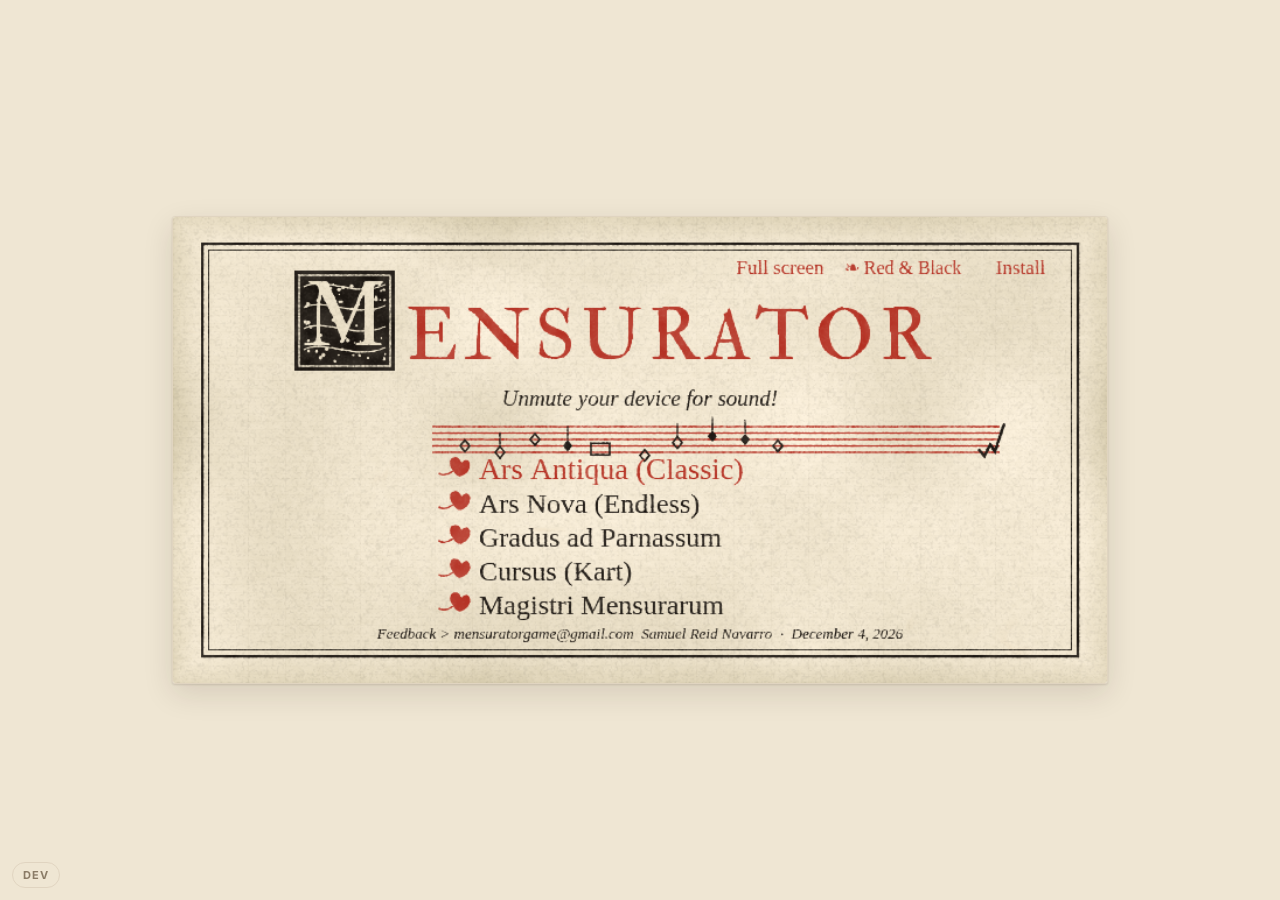
<file: games/mensurator-v1.html>
<!DOCTYPE html>
<html lang="en">
<head>
    <meta charset="UTF-8">
    <meta name="viewport" content="width=device-width, initial-scale=1.0, maximum-scale=1.0, user-scalable=no, viewport-fit=cover" />
    <title>MENSURATOR</title>
    <!-- Opened from the Home Screen, the game runs without any browser bars -->
    <meta name="apple-mobile-web-app-capable" content="yes">
    <meta name="mobile-web-app-capable" content="yes">
    <meta name="apple-mobile-web-app-status-bar-style" content="black-translucent">
    <meta name="apple-mobile-web-app-title" content="Mensurator">
    <meta name="theme-color" content="#efe6d3">
    <link rel="apple-touch-icon" href="mensurator-icon.png">
    <link rel="manifest" href="mensurator.webmanifest">
    <link rel="preconnect" href="https://fonts.googleapis.com">
    <link rel="preconnect" href="https://fonts.gstatic.com" crossorigin>
    <link rel="stylesheet" href="https://fonts.googleapis.com/css2?family=Inter:ital,wght@0,400;0,500;0,600;0,700;0,800;1,400;1,500&family=Noto+Music&family=IM+Fell+English:ital@0;1&family=IM+Fell+English+SC&family=IM+Fell+Double+Pica&family=Grenze+Gotisch:wght@400;500;600;700&display=swap">
    <style>
        :root {
            --bg: #fbf7ef;
            --paper: #fffdf8;
            --band: #f1e8d8;
            --ink: #3b3125;
            --soft: #8a7b66;
            --line: #e0d4c0;
            --mark: #9c6b3c;
            --red: #b5473a;
            --sans: "Inter", system-ui, -apple-system, "Segoe UI", Roboto, sans-serif;
            color-scheme: light;
        }
        * { box-sizing: border-box; }
        body {
            margin: 0;
            padding: 0;
            background: var(--bg);
            color: var(--ink);
            display: flex;
            flex-direction: column;
            justify-content: center;
            align-items: center;
            height: 100vh;
            height: 100dvh;
            width: 100vw;
            font-family: var(--sans);
            overflow: hidden;
            touch-action: none;
            -webkit-user-select: none;
            user-select: none;
            -webkit-touch-callout: none;
            -webkit-tap-highlight-color: transparent;
        }

        #gameWrapper {
            position: relative;
            width: 100%;
            max-width: 960px;
            display: flex;
            justify-content: center;
            align-items: center;
            height: 100%;
            padding: 12px;
        }

        #canvasContainer {
            position: relative;
            width: 100%;
            display: flex;
            justify-content: center;
            align-items: center;
            aspect-ratio: 2 / 1;
            max-width: calc((100vh - 24px) * 2);
            max-width: calc((100dvh - 24px) * 2);
        }

        canvas {
            width: 100%;
            height: 100%;
            background: var(--paper);
            border: 1px solid var(--line);
            border-radius: 14px;
            box-shadow: 0 1px 2px rgba(59, 49, 37, 0.05), 0 10px 30px rgba(59, 49, 37, 0.07);
            transition: filter 0.15s;
            display: block;
            touch-action: none;
            -webkit-user-select: none;
            user-select: none;
        }

        .bullet-time { filter: grayscale(0.85) contrast(1.05); }
        .alla-breve { filter: saturate(1.6) hue-rotate(-12deg); }

        /* Paper-and-ink layer for the print themes; the game canvas underneath still takes the clicks */
        #fxCanvas {
            display: none; position: absolute; inset: 0; width: 100%; height: 100%;
            pointer-events: none; border-radius: 3px;
            box-shadow: 0 1px 2px rgba(40, 28, 16, 0.12), 0 10px 30px rgba(40, 28, 16, 0.12);
            transition: filter 0.15s;
        }
        body:not([data-theme="modern"]) canvas#gameCanvas { border-radius: 3px; border-color: transparent; box-shadow: none; }
        #canvasContainer:has(#gameCanvas.bullet-time) #fxCanvas { filter: grayscale(0.85) contrast(1.05); }
        #canvasContainer:has(#gameCanvas.alla-breve) #fxCanvas { filter: saturate(1.6) hue-rotate(-12deg); }
        #themeSelect {
            display: block; width: 100%; margin-top: 8px; padding: 9px 12px;
            font-family: inherit; font-size: 14px; font-weight: 600; color: var(--ink);
            background: var(--bg); border: 1px solid var(--line); border-radius: 10px;
        }

        .html-btn {
            display: flex; align-items: center; justify-content: center;
            width: 34px; height: 34px; padding: 0;
            background: rgba(255, 253, 248, 0.85);
            color: var(--ink);
            border: 1px solid var(--line);
            font-family: inherit; font-size: 16px; font-weight: 600;
            border-radius: 999px; cursor: pointer;
            backdrop-filter: blur(6px); -webkit-backdrop-filter: blur(6px);
        }
        .html-btn:hover { border-color: var(--mark); }
        .html-btn:active { background: var(--band); }

        /* On-screen controls, shown only on touch devices */
        #pad {
            --b: min(66px, 17vh, calc((100vw - 80px) / 4.3));
            position: fixed; left: 0; right: 0; bottom: 0; z-index: 34;
            display: none; justify-content: space-between; align-items: flex-end;
            padding: 0 max(16px, env(safe-area-inset-right)) max(16px, env(safe-area-inset-bottom)) max(16px, env(safe-area-inset-left));
            pointer-events: none;
        }
        #pad.show { display: flex; }
        .pad-cluster { display: flex; align-items: flex-end; gap: 12px; }
        .pad-dir { display: grid; grid-template-columns: var(--b) var(--b); gap: 12px; }
        .pad-dir .pad-btn[data-k="down"] { grid-column: 1 / span 2; justify-self: center; width: calc(var(--b) * 0.8); height: calc(var(--b) * 0.8); }
        .pad-btn {
            pointer-events: auto;
            width: var(--b); height: var(--b); border-radius: 50%;
            display: flex; justify-content: center; align-items: center;
            background: rgba(255, 253, 248, 0.42);
            border: 1.5px solid rgba(156, 107, 60, 0.5);
            color: var(--mark); font-family: inherit; font-size: calc(var(--b) * 0.36); font-weight: 700; line-height: 1;
            box-shadow: 0 4px 14px rgba(59, 49, 37, 0.08);
            user-select: none; -webkit-user-select: none;
        }
        .pad-btn.on { background: var(--mark); color: var(--paper); border-color: var(--mark); }
        .pad-btn[data-k="jump"] { width: calc(var(--b) * 1.2); height: calc(var(--b) * 1.2); }
        .pad-btn[data-k="shoot"] { margin-bottom: calc(var(--b) * 0.75); }
        #pad:not(.kart) .pad-btn[data-k="down"] { display: none; }
        @media (orientation: portrait) { #pad { --b: min(78px, calc((100vw - 80px) / 4.3)); padding-bottom: max(28px, env(safe-area-inset-bottom)); } }
        @media (max-height: 500px) and (orientation: landscape) {
            .menu-box { padding: 16px 20px; }
            .menu-box h2 { margin-bottom: 10px; }
            .slider-container { margin: 8px 0; }
            .menu-box hr { margin: 10px 0; }
        }
        body.no-fs #fsPauseBtn { display: none; }

        #tPause {
            position: fixed; top: 10px; right: 10px; width: 44px; height: 44px;
            font-size: 13px; font-weight: 800; letter-spacing: 1px; border-radius: 50%;
            background: rgba(255, 253, 248, 0.85); border: 1px solid var(--line); color: var(--ink);
            display: none; justify-content: center; align-items: center; z-index: 35;
            box-shadow: 0 4px 14px rgba(59, 49, 37, 0.08);
        }


        @media (orientation: portrait) {
            body { justify-content: flex-start; }
            #gameWrapper { flex-direction: column; justify-content: flex-start; height: 100%; }
            #canvasContainer { flex-shrink: 0; margin-top: 10px; }
        }

        #titleDevBtn {
            position: fixed;
            bottom: 12px;
            left: 12px;
            z-index: 25;
            padding: 5px 10px;
            font-family: inherit;
            font-size: 11px;
            font-weight: 700;
            letter-spacing: 1px;
            color: var(--soft);
            background: transparent;
            border: 1px solid var(--line);
            border-radius: 999px;
            cursor: pointer;
        }
        #titleDevBtn:hover { color: var(--ink); border-color: var(--mark); }

        /* Overlays and panels */
        .overlay {
            display: none; position: absolute; top: 0; left: 0; width: 100%; height: 100%;
            background: rgba(251, 247, 239, 0.72);
            backdrop-filter: blur(6px); -webkit-backdrop-filter: blur(6px);
            z-index: 30; justify-content: center; align-items: center; flex-direction: column;
        }
        .menu-box {
            background: var(--paper); color: var(--ink);
            padding: 28px 32px; border: 1px solid var(--line); border-radius: 18px;
            box-shadow: 0 20px 50px rgba(59, 49, 37, 0.14);
            text-align: center; pointer-events: auto; max-width: 92%; width: 440px;
        }
        .menu-box h2 { margin: 0 0 18px; color: var(--ink); font-size: 22px; font-weight: 800; letter-spacing: 3px; }
        .menu-box p { color: var(--soft); font-size: 14px; margin: 0 0 8px; }
        .menu-box hr { border: 0; border-top: 1px solid var(--line); margin: 18px 0; }
        .slider-container { margin: 14px 0; font-size: 13px; font-weight: 500; color: var(--soft); text-align: left; }
        .slider-container label { display: block; }
        .slider-value { float: right; color: var(--ink); font-weight: 700; font-variant-numeric: tabular-nums; }
        .speed-name { display: block; margin-top: 4px; color: var(--ink); font-weight: 600; font-size: 14px; }
        .slider-container input[type=range] { width: 100%; margin-top: 10px; cursor: pointer; accent-color: var(--mark); }
        .menu-btn {
            background: var(--ink); color: var(--paper); border: 1px solid var(--ink);
            padding: 11px 20px; font-family: inherit; font-size: 15px; font-weight: 600;
            border-radius: 999px; cursor: pointer; margin: 6px 4px;
        }
        .menu-btn:hover { background: #2a231a; }
        .menu-btn.ghost { background: transparent; color: var(--ink); border-color: var(--line); }
        .menu-btn.ghost:hover { border-color: var(--mark); }
        .menu-btn.danger { background: transparent; color: var(--red); border-color: rgba(181, 71, 58, 0.4); }
        .menu-btn.danger:hover { border-color: var(--red); }
        .menu-btn.block { display: block; width: 100%; margin: 0 0 10px; }
        .dev-section-label { color: var(--mark); font-weight: 700; font-size: 11px; letter-spacing: 2px; text-transform: uppercase; margin-bottom: 8px; text-align: center; }
        .dev-stage-grid { display: grid; grid-template-columns: repeat(4, 1fr); gap: 8px; margin: 14px 0; }
        .dev-stage-btn {
            padding: 9px 4px; font-family: inherit; font-size: 13px; font-weight: 600;
            border-radius: 10px; border: 1px solid var(--line); background: var(--bg); color: var(--ink); cursor: pointer;
        }
        .dev-stage-btn:hover { border-color: var(--mark); }
        .dev-warp {
            display: flex; align-items: center; justify-content: center; gap: 10px; flex-wrap: wrap;
            margin: 12px 0; padding: 12px; border: 1px solid var(--line); border-radius: 12px; background: var(--bg);
        }
        .dev-warp label { color: var(--ink); font-weight: 600; font-size: 13px; }
        .dev-warp input {
            width: 64px; padding: 6px; font-family: inherit; font-size: 15px; font-weight: 600; text-align: center;
            color: var(--ink); background: var(--paper); border: 1px solid var(--line); border-radius: 8px;
        }
        .dev-check { color: var(--red); font-weight: 700; cursor: pointer; text-align: center; }
        .dev-check input { width: auto; margin-right: 8px; accent-color: var(--red); }

        #mobileNameInputOverlay {
            position: fixed; inset: 0; z-index: 50;
            background: rgba(251, 247, 239, 0.96);
            display: flex; flex-direction: column; justify-content: center; align-items: center;
            font-family: var(--sans); color: var(--ink); text-align: center; padding: 16px;
        }
        #mobileNameInputOverlay .t { font-size: 28px; font-weight: 800; letter-spacing: 3px; margin-bottom: 14px; }
        #mobileNameInputOverlay .s { font-size: 15px; color: var(--soft); margin-bottom: 6px; font-variant-numeric: tabular-nums; }
        #mobileNameInputOverlay .p { font-size: 14px; font-weight: 600; color: var(--mark); margin: 16px 0 10px; }
        #mobileNameInput {
            font-family: inherit; font-size: 17px; font-weight: 600; text-align: center;
            padding: 10px 14px; width: 220px; margin-bottom: 18px;
            color: var(--ink); background: var(--paper); border: 1px solid var(--line); border-radius: 12px; outline: none;
        }
        #mobileNameInput:focus { border-color: var(--mark); }
        #mobileNameInputOverlay .row { display: flex; gap: 10px; }
    </style>
</head>
<body>

<div id="gameWrapper">
    <div id="canvasContainer">
        <canvas id="gameCanvas" width="800" height="400"></canvas>
        <div id="tPause">II</div>
    </div>
</div>

<div id="pad" aria-hidden="true">
    <div class="pad-cluster pad-dir">
        <div class="pad-btn" data-k="down">▼</div>
        <div class="pad-btn" data-k="left">◀</div>
        <div class="pad-btn" data-k="right">▶</div>
    </div>
    <div class="pad-cluster">
        <div class="pad-btn" data-k="shoot">●</div>
        <div class="pad-btn" data-k="jump">▲</div>
    </div>
</div>

<button type="button" id="titleDevBtn" aria-label="Developer mode">DEV</button>

<div id="devOverlay" class="overlay" style="z-index: 40;">
    <div class="menu-box" style="width: 480px; max-height: 92vh; overflow-y: auto;">
        <h2>Modus Formatoris</h2>
        <p>Stadium Classicum (I–VIII) vel pugna cum Diabolo.</p>
        <div class="dev-stage-grid" id="devStageGrid"></div>
        <button type="button" class="menu-btn danger block" id="devBossBtn">Pugna: MI-FA (Boss)</button>
        <div class="dev-warp">
            <label for="devEndlessLevelInput">Endless Mode Warp (0-23):</label>
            <input type="number" id="devEndlessLevelInput" min="0" max="23" value="0">
            <button type="button" class="menu-btn" id="devEndlessJumpBtn" style="margin: 0; padding: 7px 16px;">WARP</button>
        </div>
        <button type="button" class="menu-btn ghost block" id="devLeaderboardBtn">Test: Nomen in Tabella</button>
        <button type="button" class="menu-btn block" id="devCloseBtn">Claudere</button>
    </div>
</div>

<div id="pauseOverlay" class="overlay">
    <div class="menu-box" style="max-height: 88vh; overflow-y: auto;">
        <h2>PAUSATUM</h2>

        <button class="menu-btn block" onclick="togglePause()">Resume</button>
        <button class="menu-btn ghost block" onclick="quitToMenu()">Quit to Title</button>
        <button class="menu-btn ghost block" id="fsPauseBtn" onclick="toggleFullscreen()">Full screen</button>

        <hr>

        <div class="slider-container">
            <label for="themeSelect">Theme</label>
            <select id="themeSelect" onchange="applyTheme(this.value)">
                <option value="petrucci">Petrucci</option>
                <option value="attaingnant">Attaingnant</option>
                <option value="rubrica">Red &amp; Black</option>
                <option value="manuscript">Manuscript</option>
            </select>
        </div>
        <div class="slider-container">
            <label>Mensura (Game Speed) <span id="speedLabel" class="speed-name">Tempus perfectum prolatio minor</span>
            <input type="range" id="speedSlider" min="0" max="4" step="1" value="2" oninput="updateSpeedLabel()"></label>
        </div>
        <div class="slider-container">
            <label>Musica Vol <span class="slider-value" id="musicVolValue">0.8</span><input type="range" id="musicVol" min="0" max="1" step="0.05" value="0.8" oninput="updateSliderValue('musicVolValue', this.value)"></label>
        </div>
        <div class="slider-container">
            <label>Effectus Vol <span class="slider-value" id="fxVolValue">0.4</span><input type="range" id="fxVol" min="0" max="1" step="0.05" value="0.4" oninput="updateSliderValue('fxVolValue', this.value)"></label>
        </div>
        <div id="devPhysicsSection" style="display: none;">
            <hr>
            <div class="dev-section-label">⚙ DEV MODE: Physics Tweaker</div>
            <div class="slider-container">
                <label>Gravitas <span class="slider-value" id="gravityValue">0.6</span><input type="range" id="gravitySlider" min="0.2" max="1.0" step="0.1" value="0.6" oninput="updateSliderValue('gravityValue', this.value)"></label>
            </div>
            <div class="slider-container">
                <label>Saltus Altitudo (Jump Height) <span class="slider-value" id="jumpPowerValue">9</span><input type="range" id="jumpPowerSlider" min="5" max="13" step="1" value="9" oninput="updateSliderValue('jumpPowerValue', this.value)"></label>
            </div>
            <div class="slider-container">
                <label>Celeritas Pedestris (Walk Speed) <span class="slider-value" id="walkSpeedValue">6.5</span><input type="range" id="walkSpeedSlider" min="3" max="10" step="0.5" value="6.5" oninput="updateSliderValue('walkSpeedValue', this.value)"></label>
            </div>
            <div class="slider-container">
                <label>Cursus Velocitas (Sprint Speed) <span class="slider-value" id="sprintSpeedValue">12</span><input type="range" id="sprintSpeedSlider" min="8" max="16" step="1" value="12" oninput="updateSliderValue('sprintSpeedValue', this.value)"></label>
            </div>
            <div class="slider-container dev-check">
                <label>
                    <input type="checkbox" id="devInvincibilityToggle">
                    INVINCIBILITY
                </label>
            </div>
        </div>
    </div>
</div>
<script>
    // --- FULL SCREEN ---
    // iPhone Safari has no Fullscreen API: inside the site page, the button opens the game on its own page instead
    const fsApi = !!(document.fullscreenEnabled || document.webkitFullscreenEnabled);
    const inFrame = (() => { try { return window.self !== window.top && !!window.top.location.href; } catch (e) { return false; } })();
    const standaloneApp = window.matchMedia('(display-mode: standalone), (display-mode: fullscreen)').matches || navigator.standalone === true;
    const fsAvailable = !standaloneApp && (fsApi || inFrame);
    function isFullscreen() { return !!(document.fullscreenElement || document.webkitFullscreenElement); }
    function fsLabel() { return isFullscreen() ? 'Exit full screen' : 'Full screen'; }
    function toggleFullscreen() {
        if (!fsApi) { if (inFrame) window.top.location.href = location.href.split(/[?#]/)[0] + '#install'; return; }
        const elem = document.documentElement;
        if (!isFullscreen()) {
            const req = elem.requestFullscreen ? elem.requestFullscreen({ navigationUI: 'hide' }) : elem.webkitRequestFullscreen();
            // Phones play best sideways; where the browser allows it, hold landscape while in full screen
            Promise.resolve(req).then(() => { if (isTouchDevice && screen.orientation && screen.orientation.lock) return screen.orientation.lock('landscape'); }).catch(() => {});
        } else {
            if (document.exitFullscreen) document.exitFullscreen();
            else if (document.webkitExitFullscreen) document.webkitExitFullscreen();
        }
    }
    function syncFsLabels() { const b = document.getElementById('fsPauseBtn'); if (b) b.textContent = fsLabel(); }
    document.addEventListener('fullscreenchange', syncFsLabels);
    document.addEventListener('webkitfullscreenchange', syncFsLabels);

    const canvas = document.getElementById('gameCanvas');
    const ctx = canvas.getContext('2d');
    // Logical game size is 800x400; the backing store is scaled for sharp rendering on high-density screens
    const W = 800, H = 400;
    const DPR = Math.min(window.devicePixelRatio || 1, 2);
    canvas.width = W * DPR; canvas.height = H * DPR;
    
    const pauseOverlay = document.getElementById('pauseOverlay');
    const pad = document.getElementById('pad');
    const padBtns = [...pad.querySelectorAll('.pad-btn')];
    if (!fsAvailable) document.body.classList.add('no-fs');
    const tPause = document.getElementById('tPause');
    const canvasContainer = document.getElementById('canvasContainer');
    const titleDevBtn = document.getElementById('titleDevBtn');
    const devOverlay = document.getElementById('devOverlay');
    const devStageGrid = document.getElementById('devStageGrid');
    const devBossBtn = document.getElementById('devBossBtn');
    const devCloseBtn = document.getElementById('devCloseBtn');

    for (let i = 0; i < 8; i++) {
        const b = document.createElement('button');
        b.type = 'button';
        b.className = 'dev-stage-btn';
        b.textContent = 'Modus ' + (i + 1);
        b.addEventListener('click', () => devPickStage(i));
        devStageGrid.appendChild(b);
    }
    devBossBtn.addEventListener('click', () => devPickBoss());
    const devEndlessJumpBtn = document.getElementById('devEndlessJumpBtn');
    devEndlessJumpBtn.addEventListener('click', () => {
        let targetLevel = parseInt(document.getElementById('devEndlessLevelInput').value) || 0;
        if (targetLevel < 0) targetLevel = 0;
        if (targetLevel > 23) targetLevel = 23;
        
        window.endlessStartLevel = targetLevel;
        gameMode = 'ENDLESS';
        currentLevel = targetLevel;
        closeDevPanel();
        if (gameState === 'PAUSE') togglePause();
        startGame();
    });
    const devLeaderboardBtn = document.getElementById('devLeaderboardBtn');
    devLeaderboardBtn.addEventListener('click', () => devTestLeaderboard());
    devCloseBtn.addEventListener('click', () => closeDevPanel());
    
    titleDevBtn.addEventListener('click', () => { 
        if (gameState === 'MENU') {
            if (devOverlay.style.display === 'flex') {
                closeDevPanel();
            } else {
                if (isDevUnlocked) {
                    openDevPanel();
                } else {
                    const pwd = prompt("Introduce tesseram (Enter Password):");
                    if (pwd === "67") {
                        isDevUnlocked = true;
                        document.getElementById('devPhysicsSection').style.display = 'block';
                        openDevPanel();
                    } else if (pwd !== null) {
                        alert("Accessus interdictus! (Access Denied)");
                    }
                }
            }
        }
    });
    function openDevPanel() { devOverlay.style.display = 'flex'; }
    function closeDevPanel() { devOverlay.style.display = 'none'; }
    function devPickStage(n) {
        gameMode = 'CLASSIC';
        currentLevel = n;
        closeDevPanel();
        startGame();
    }
    function devPickBoss() {
        gameMode = 'CLASSIC';
        currentLevel = 7;
        window.skipToBoss = true; // Tell startGame to teleport the player
        closeDevPanel();
        startGame();
    }
    function devTestLeaderboard() {
        player.score = Math.floor(Math.random() * 500) + 100;
        levelTime = Math.floor(Math.random() * 300) + 120;
        inputName = '';
        if (!currentLevelData) { currentLevelData = { hasFuga: false, goal: { x: 100 } }; }
        gameState = 'NAME_INPUT';
        closeDevPanel();
    }
    
    const musicVolSlider = document.getElementById('musicVol');
    const fxVolSlider = document.getElementById('fxVol');
    const speedSlider = document.getElementById('speedSlider');
    const speedLabel = document.getElementById('speedLabel');
    const decaySlider = document.getElementById('decaySlider');
let isDevUnlocked = false;
let devInvincible = false;
    // Dev Mode Physics Sliders
    const gravitySlider = document.getElementById('gravitySlider');
    const jumpPowerSlider = document.getElementById('jumpPowerSlider');
    const walkSpeedSlider = document.getElementById('walkSpeedSlider');
    const sprintSpeedSlider = document.getElementById('sprintSpeedSlider');
    const devInvincibilityToggle = document.getElementById('devInvincibilityToggle');
    if (devInvincibilityToggle) {
        devInvincibilityToggle.addEventListener('change', (e) => { devInvincible = e.target.checked; });
    }

    let audioCtx; let musicTimeout; let melodyIndex = 0; let audioUnlocked = false; let isMuted = false;
    let isTouchDevice = window.matchMedia('(hover: none) and (pointer: coarse)').matches;

    // --- Difficulty / Global Speed Settings ---
    const speedSettings = [
        { name: "Modus cum tempore", mult: 0.8 }, 
        { name: "Tempus perfectum prolatio major", mult: 0.9 }, 
        { name: "Tempus perfectum prolatio minor", mult: 1.0 }, // Default
        { name: "Tempus imperfectum prolatio major", mult: 1.1 },
        { name: "Tempus imperfectum prolatio minor", mult: 1.2 } 
    ];
    let difficultyIndex = 2; 

    function updateSpeedLabel() {
        difficultyIndex = parseInt(speedSlider.value);
        speedLabel.innerText = speedSettings[difficultyIndex].name;
    }

    function updateSliderValue(elementId, value) {
        document.getElementById(elementId).textContent = value;
    }

    // --- Global Leaderboard System ---
    let leaderboard = [];
    let inputName = '';
    let showNameInput = false;

    const BOARD_URL = 'https://mensurator-scores.samreidn.workers.dev';
    let currentLeaderboardMode = 'CLASSIC'; 
    const BOARD_SIZE = 10;
    const boards = { CLASSIC: null, ENDLESS: null }; // null until the board has been read
    let resultAt = 0;
    const boardReadAt = {};
    const savedAt = {};

    // A name is asked for only when the score would enter the top ten
    function makesBoard(mode, score) {
        const b = boards[mode];
        if (!b || !(score > 0)) return false;
        return b.length < BOARD_SIZE || score > b[b.length - 1].score;
    }

    function endRun() {
        inputName = '';
        if (musicTimeout) clearTimeout(musicTimeout);
        resultAt = Date.now();
        gameState = 'RESULT';
        const mode = gameMode === 'ENDLESS' ? 'ENDLESS' : 'CLASSIC';
        if ((gameMode !== 'CLASSIC' && gameMode !== 'ENDLESS') || !(player.score > 0)) return;
        if (boards[mode]) { if (makesBoard(mode, player.score)) askName(); return; }
        // Board not read yet: read it now; if it can't be read, ask anyway and let the server decide
        const score = player.score;
        loadLeaderboard(mode).then(() => {
            if (gameState === 'RESULT' && player.score === score && (!boards[mode] || makesBoard(mode, score))) askName();
        });
    }

    function askName() {
        gameState = 'NAME_INPUT';
        if (isTouchDevice) showMobileNameInput();
    }

    // After a run: straight to the next run's start screen, not the board
    function nextRunAfterResult() {
        currentLevel = 0;
        startGame();
    }

    function setBoard(mode, list) {
        if (!Array.isArray(list)) return;
        boards[mode] = list.slice(0, BOARD_SIZE);
        if (mode === currentLeaderboardMode) leaderboard = boards[mode];
    }

    async function loadLeaderboard(mode = currentLeaderboardMode) {
        try {
            const response = await fetch(`${BOARD_URL}/?mode=${mode}`, { cache: 'no-store' });
            // Right after a save, the server's answer is fresher than a read (reads can lag a minute)
            if (response.ok && Date.now() - (savedAt[mode] || 0) > 60000) setBoard(mode, await response.json());
        } catch (error) { console.log('Failed to load leaderboard:', error); }
        if (mode === currentLeaderboardMode) leaderboard = boards[mode] || [];
    }

    async function addToLeaderboard(name, score, time) {
        const mode = gameMode === 'ENDLESS' ? 'ENDLESS' : 'CLASSIC';
        const cleanName = String(name || '').trim().slice(0, 15);
        if (!cleanName) return;
        try {
            const response = await fetch(BOARD_URL, {
                method: 'POST',
                headers: { 'Content-Type': 'application/json' },
                body: JSON.stringify({ mode, name: cleanName, score, time: Math.floor(time) })
            });
            if (response.ok) { savedAt[mode] = Date.now(); setBoard(mode, await response.json()); }
        } catch (error) { console.log('Failed to save score:', error); }
    }

    // --- Visual Style & Themes ---
    const MODERN_COLORS = {
        bg: '#fbf7ef', paper: '#fffdf8', band: '#f1e8d8', ink: '#3b3125', inkSoft: '#5c4f3e', soft: '#8a7b66',
        line: '#e0d4c0', staff: '#d8cab2', mark: '#9c6b3c', red: '#b5473a', redHot: '#dc5a43', blue: '#3f6c9c',
        gold: '#c49a2c', silver: '#9a9a96', bronze: '#b07a4a'
    };
    const C = Object.assign({}, MODERN_COLORS);
    const SANS = '"Inter", system-ui, -apple-system, "Segoe UI", Roboto, sans-serif';
    const MUSIC = '"Noto Music", "Segoe UI Symbol", "Apple Symbols", serif';
    const FELL = '"IM Fell English", "EB Garamond", Garamond, "Times New Roman", serif';
    const FELL_SC = '"IM Fell English SC", ' + FELL;
    const FELL_BIG = '"IM Fell Double Pica", ' + FELL;
    const GOTH = '"Grenze Gotisch", "UnifrakturMaguntia", Garamond, serif';

    // Each theme recolours the game and picks its type; print themes also get a paper-and-ink pass (see fx below)
    const THEMES = {
        petrucci: {
            name: 'Petrucci', ui: FELL, display: FELL_BIG, sc: FELL_SC, scale: 1.14, weights: false, italic: true, print: true, initial: 'factotum', pageBg: '#efe6d3',
            colors: { paper: '#ecdfc2', bg: '#ecdfc2', band: '#e3d4b3', ink: '#231a13', inkSoft: '#3b2d20', soft: '#5f4e3b', line: '#bfa77f', staff: '#231a13', mark: '#231a13', red: '#9e3424', redHot: '#c0402a', blue: '#2d4f86', gold: '#8c6a1e', silver: '#5f4e3b', bronze: '#9e3424' },
            post: { mode: 1, paper: [236, 223, 194], grain: 0.5, density: 0.26, foxing: 0.07, laid: true }
        },
        attaingnant: {
            name: 'Attaingnant', ui: FELL, display: FELL_BIG, sc: FELL_SC, scale: 1.14, weights: false, italic: true, print: true, segments: true, mono: true, initial: 'factotum', pageBg: '#f3f2ee',
            colors: { paper: '#ffffff', bg: '#ffffff', band: '#ffffff', ink: '#000000', inkSoft: '#000000', soft: '#222222', line: '#000000', staff: '#000000', mark: '#000000', red: '#000000', redHot: '#000000', blue: '#000000', gold: '#000000', silver: '#000000', bronze: '#000000' },
            post: { mode: 2, paper: [255, 255, 255], grain: 0.55, density: 0 }
        },
        rubrica: {
            name: 'Red & Black', ui: FELL, display: FELL_BIG, sc: FELL_SC, scale: 1.14, weights: false, italic: true, print: true, initial: 'factotum', pageBg: '#efe6d3',
            colors: { paper: '#f1e6cf', bg: '#f1e6cf', band: '#e8d9bb', ink: '#15100c', inkSoft: '#2a2018', soft: '#55453a', line: '#c9a291', staff: '#b32c1f', mark: '#b32c1f', red: '#b32c1f', redHot: '#d8381f', blue: '#1f3f80', gold: '#b32c1f', silver: '#55453a', bronze: '#55453a' },
            post: { mode: 1, paper: [241, 230, 207], grain: 0.4, density: 0.16, foxing: 0.05, laid: true }
        },
        manuscript: {
            name: 'Manuscript', ui: GOTH, display: GOTH, sc: GOTH, scale: 1.16, weights: true, italic: false, print: true, hand: true, white: true, initial: 'illuminated', pageBg: '#efe6d3',
            colors: { paper: '#efe3c7', bg: '#efe3c7', band: '#e6d6b3', ink: '#3e2615', inkSoft: '#57381f', soft: '#7a5a3a', line: '#c8a888', staff: '#b63424', mark: '#b63424', red: '#b63424', redHot: '#d24a30', blue: '#2c4a9e', gold: '#b08a2e', silver: '#7a5a3a', bronze: '#57381f' },
            post: { mode: 1, paper: [239, 227, 199], grain: 0.3, density: 0.32, foxing: 0.04, vellum: true }
        }
    };
    const THEME_ORDER = ['petrucci', 'attaingnant', 'rubrica', 'manuscript'];
    let themeKey = 'rubrica', T = THEMES.rubrica;

    function font(size, weight = 400, italic = false, role = 'ui') {
        const fam = role === 'display' ? T.display : role === 'sc' ? T.sc : T.ui;
        const w = T.weights ? Math.min(weight, T.hand ? 700 : 900) : 400;
        return `${italic && T.italic ? 'italic ' : ''}${w} ${Math.round(size * T.scale)}px ${fam}`;
    }
    function spacing(px) { if ('letterSpacing' in ctx) ctx.letterSpacing = px + 'px'; }
    function inRect(x, y, r) { return x >= r.x && x <= r.x + r.w && y >= r.y && y <= r.y + r.h; }
    function nearestRect(x, y, rects, slop) {
        let best = null, bestD = Infinity;
        for (const r of rects) {
            const dx = Math.max(r.x - x, 0, x - (r.x + r.w)), dy = Math.max(r.y - y, 0, y - (r.y + r.h));
            const d = Math.hypot(dx, dy);
            if (d <= slop && d < bestD) { bestD = d; best = r; }
        }
        return best;
    }
    function rgba(hex, a) { const n = parseInt(hex.slice(1), 16); return `rgba(${n >> 16}, ${(n >> 8) & 255}, ${n & 255}, ${a})`; }

    function pill(x, y, w, h, fill, stroke, r = h / 2) {
        pathRoundRect(ctx, x, y, w, h, r);
        if (fill) { ctx.fillStyle = fill; ctx.fill(); }
        if (stroke) { ctx.strokeStyle = stroke; ctx.lineWidth = 1; ctx.stroke(); }
    }

    function veil(alpha = 0.94) { ctx.fillStyle = rgba(C.paper, alpha); ctx.fillRect(0, 0, W, H); }

    // Title menu layout, shared by drawing and click handling
    const MENU_ACTIONS = [
        () => { gameMode = 'CLASSIC'; currentLevel = 0; startGame(); },
        () => { gameMode = 'ENDLESS'; currentLevel = 0; startGame(); },
        () => { gameMode = 'GRADUS'; currentLevel = 0; startGame(); },
        () => { gameMode = 'KART'; currentLevel = 0; startGame(); },
        () => { gameState = 'LEADERBOARD'; loadLeaderboard(); }
    ];
    const MENU_LABELS = ['Ars Antiqua (Classic)', 'Ars Nova (Endless)', 'Gradus ad Parnassum', 'Cursus (Kart)', 'Magistri Mensurarum'];
    const MODERN_MENU = [[150, 160], [406, 160], [150, 228], [406, 228]].map(([x, y], i) => ({ x, y, w: 244, h: 56, label: MENU_LABELS[i], primary: i === 0, action: MENU_ACTIONS[i] }));
    const PRINT_MENU = MENU_LABELS.map((label, i) => ({ x: 232, y: 200 + i * 29, w: 330, h: 28, label, primary: i === 0, action: MENU_ACTIONS[i] }));
    let MENU_BTNS = MODERN_MENU;
    const INSTALL_BTN = { x: 696, y: 16, w: 88, h: 30 };
    const THEME_BTN = { x: 584, y: 16, w: 104, h: 30 };
    const FS_BTN = { x: 0, y: 16, w: 0, h: 30 };
    const LB_SWITCH_BTN = { x: 10, y: 10, w: 160, h: 30 };
    const LB_CLOSE_BTN = { x: 760, y: 10, w: 30, h: 30 };
    let menuHover = -1;
    let menuArt = null; // cached decorations for the print title pages

    function applyTheme(key) {
        if (!THEMES[key]) key = 'rubrica';
        themeKey = key; T = THEMES[key];
        Object.assign(C, MODERN_COLORS, T.colors);
        MENU_BTNS = T.print ? PRINT_MENU : MODERN_MENU;
        if (T.print) { INSTALL_BTN.x = 690; INSTALL_BTN.y = 30; INSTALL_BTN.w = 72; INSTALL_BTN.h = 28; THEME_BTN.x = 566; THEME_BTN.y = 30; THEME_BTN.w = 118; THEME_BTN.h = 28; }
        else { INSTALL_BTN.x = 696; INSTALL_BTN.y = 16; INSTALL_BTN.w = 88; INSTALL_BTN.h = 30; THEME_BTN.x = 584; THEME_BTN.y = 16; THEME_BTN.w = 104; THEME_BTN.h = 30; }
        document.body.dataset.theme = key;
        document.body.style.background = T.pageBg;
        menuArt = null;
        fx.setTheme(T);
        const sel = document.getElementById('themeSelect'); if (sel) sel.value = key;
        try { localStorage.setItem('mensuratorTheme', key); } catch (e) {}
        if (document.fonts && document.fonts.load) {
            Promise.all([font(20), font(20, 400, true), font(40, 700, false, 'display'), font(20, 400, false, 'sc')].map(f => document.fonts.load(f).catch(() => {})))
                .then(() => { if (themeKey === key) menuArt = null; });
        }
    }
    function cycleTheme() { applyTheme(THEME_ORDER[(THEME_ORDER.indexOf(themeKey) + 1) % THEME_ORDER.length]); }

    // ===== Period drawing primitives (print and manuscript themes) =====
    function hashf(n) { const s = Math.sin(n * 127.1 + 311.7) * 43758.5453; return s - Math.floor(s); }
    function rng(seed) { let s = seed >>> 0; return () => { s = (s * 1664525 + 1013904223) >>> 0; return s / 4294967296; }; }
    const NIB = -40 * Math.PI / 180; // broad pen held at about 40 degrees
    // broad-nib stroke: each segment swept by the pen edge, so thick and thin come from direction
    function nib(c, pts, w) {
        const nx = Math.cos(NIB) * w / 2, ny = Math.sin(NIB) * w / 2;
        for (let i = 0; i < pts.length - 1; i++) {
            const [x0, y0] = pts[i], [x1, y1] = pts[i + 1];
            c.beginPath(); c.moveTo(x0 - nx, y0 - ny); c.lineTo(x0 + nx, y0 + ny); c.lineTo(x1 + nx, y1 + ny); c.lineTo(x1 - nx, y1 - ny); c.closePath(); c.fill();
        }
    }
    function hw(x, y) { return Math.sin(x * 0.021 + y * 0.37) * 0.8 + Math.sin(x * 0.067 + y * 1.3) * 0.45; } // hand tremor
    function wob(x0, y0, x1, y1, amp = 1, step = 8) {
        const n = Math.max(2, Math.ceil(Math.hypot(x1 - x0, y1 - y0) / step)), pts = [];
        for (let i = 0; i <= n; i++) { const t = i / n, x = x0 + (x1 - x0) * t, y = y0 + (y1 - y0) * t; pts.push([x + hw(y, x) * amp * 0.5, y + hw(x, y) * amp]); }
        return pts;
    }
    function lozenge(c, x, y, rx, ry, filled, lw = 2.4) {
        c.beginPath(); c.moveTo(x, y - ry); c.lineTo(x + rx, y); c.lineTo(x, y + ry); c.lineTo(x - rx, y); c.closePath();
        if (filled) c.fill(); else { c.lineWidth = lw; c.lineJoin = 'miter'; c.stroke(); }
    }
    function voidLozenge(c, x, y, rx, ry, w = 4.6) { nib(c, [[x, y - ry], [x + rx, y], [x, y + ry], [x - rx, y], [x, y - ry]], w); }
    function voidRect(c, x, y, w, h, pen = 5) { nib(c, [[x, y], [x + w, y], [x + w, y + h], [x, y + h], [x, y]], pen); }

    // staff lines in world space: continuous rules, movable-type segments, or hand-ruled
    function drawStaff(c, x0, x1, top, gap) {
        c.fillStyle = C.staff; c.strokeStyle = C.staff;
        for (let i = 0; i < 5; i++) {
            const y = top + i * gap;
            if (T.segments) {
                const sw = 18; let k = Math.floor(x0 / sw);
                for (let x = k * sw; x < x1; x += sw, k++) {
                    const dy = (hashf(k * 7 + i) - 0.5) * 1.6, th = 1.5 + hashf(k * 13 + i * 3) * 0.6;
                    const a = Math.max(x, x0), b = Math.min(x + sw - 1, x1);
                    if (b > a) c.fillRect(a, y - th / 2 + dy, b - a + 0.5, th);
                }
            } else if (T.hand) {
                c.lineWidth = 1.5; c.beginPath();
                const s = Math.floor(x0 / 12) * 12;
                c.moveTo(x0, y + hw(x0, i * 50) * 1.2);
                for (let x = s + 12; x < x1; x += 12) c.lineTo(x, y + hw(x, i * 50) * 1.2);
                c.lineTo(x1, y + hw(x1, i * 50) * 1.2); c.stroke();
            } else if (T.print) {
                c.fillRect(x0, y - 0.8, x1 - x0, 1.6);
            } else {
                c.lineWidth = 1.5; c.beginPath(); c.moveTo(x0, y); c.lineTo(x1, y); c.stroke();
            }
        }
    }
    // mensural F clef: a square head with its tail on the F line, two lozenges straddling it, all on one stem
    function printFClef(c, x, y) {
        if (T.hand) {
            nib(c, wob(x, y - 24, x, y + 24, 0.6), 2.8); lozenge(c, x + 10, y - 8, 5.5, 7, true); lozenge(c, x + 10, y + 8, 5.5, 7, true);
            voidRect(c, x + 20, y - 9, 13, 18, 3.4); nib(c, wob(x + 32, y, x + 32.4, y + 30, 0.4), 2.6);
        } else {
            c.fillRect(x, y - 26, 2.6, 52); lozenge(c, x + 11, y - 8, 6, 7.5, true); lozenge(c, x + 11, y + 8, 6, 7.5, true);
            c.fillRect(x + 21, y - 9, 13, 18); c.fillRect(x + 31.4, y - 9, 2.6, 38);
        }
    }
    // mensuration signs: O / C for perfect and imperfect tempus, a dot for major prolation, a stroke for diminution
    function printMensuration(c, x, y, sign = 'O', r = 12) {
        const closed = sign[0] === 'O', dot = sign.includes('.'), cut = sign.includes('|');
        if (T.hand) {
            // walk the circle anticlockwise from the right so the C opens to the right
            const p2 = []; for (let i = 0; i <= 16; i++) { const a = (closed ? -0.1 : 0.32) + ((closed ? Math.PI * 2 + 0.25 : Math.PI * 2 - 0.64)) * i / 16; p2.push([x + Math.cos(a) * r * 0.9, y - Math.sin(a) * r]); }
            nib(c, p2, 3.6);
            if (cut) nib(c, wob(x, y - r - 7, x, y + r + 7, 0.4), 2.6);
        } else {
            c.lineWidth = r / 4.4; c.beginPath();
            if (closed) c.ellipse(x, y, r * 0.9, r, 0, 0, Math.PI * 2); else c.ellipse(x, y, r * 0.9, r, 0, Math.PI * 0.27, Math.PI * 1.73, false);
            c.stroke();
            if (cut) c.fillRect(x - 1.2, y - r - 7, 2.4, 2 * r + 14);
        }
        if (dot) { c.beginPath(); c.arc(x + (cut ? 4.5 : 0), y, r / 5, 0, Math.PI * 2); c.fill(); }
    }
    // the signature for each Mensura setting, drawn after the clef (modus is shown by perfect longa rests spanning three spaces)
    const MENSURA_SIGNS = ['O', 'O.', 'O', 'C.', 'C'];
    function printSignature(c, x, mid, gap) {
        const k = difficultyIndex;
        if (k === 0) { printRest(c, x - 14, mid - gap, gap * 3); printRest(c, x - 4, mid - gap, gap * 3); printMensuration(c, x + 20, mid, 'O', gap * 0.42); }
        else printMensuration(c, x, mid, MENSURA_SIGNS[k], gap * 0.42);
    }
    // rests: a thick stroke whose length and place on the staff give its value
    function printRest(c, x, y, h, w = 6) {
        if (T.hand) { const d = hw(x, y) * 0.4; c.beginPath(); c.moveTo(x - w / 2 + d, y); c.lineTo(x + w / 2 + d, y + 1); c.lineTo(x + w / 2, y + h); c.lineTo(x - w / 2, y + h - 1); c.closePath(); c.fill(); }
        else { c.fillRect(x - w / 2, y, w, h); c.fillRect(x - w / 2 - 1, y, w + 2, 1.4); c.fillRect(x - w / 2 - 1, y + h - 1.4, w + 2, 1.4); }
    }
    // b rotundum: a tall stem with a pointed bowl
    function printFlat(c, x, y, s = 1) {
        c.save(); c.translate(x, y); c.scale(s, s);
        if (T.hand) nib(c, wob(0, -30, 0, 4, 0.4), 2.8); else c.fillRect(-1.3, -30, 2.6, 34);
        {
            c.beginPath(); c.moveTo(0, -6); c.bezierCurveTo(6, -14, 15, -11, 11, -3); c.bezierCurveTo(9, 1, 4, 3, 0, 5); c.lineTo(0, 1.5); c.bezierCurveTo(4, 0, 7, -2, 8, -4.5); c.bezierCurveTo(9, -9, 4, -9, 0, -3.5); c.closePath(); c.fill();
        }
        c.restore();
    }
    // the diesis as printed: a lattice of four strokes set on the diagonal
    function printSharp(c, x, y, s = 1) {
        c.save(); c.translate(x + 8, y); c.scale(s, s); c.rotate(-0.62);
        if (T.hand) { nib(c, [[-4, -15], [-4, 15]], 2.4); nib(c, [[4, -15], [4, 15]], 2.4); nib(c, [[-15, -4], [15, -4]], 3.4); nib(c, [[-15, 4], [15, 4]], 3.4); }
        else { c.fillRect(-5.2, -15, 2.4, 30); c.fillRect(2.8, -15, 2.4, 30); c.fillRect(-15, -5.5, 30, 3); c.fillRect(-15, 2.5, 30, 3); }
        c.restore();
    }
    function printFermata(c, x, y) {
        if (T.hand) { nib(c, [[x - 12, y + 2], [x - 9, y - 7], [x, y - 11], [x + 9, y - 7], [x + 12, y + 2]], 2.4); }
        else { c.lineWidth = 2.4; c.beginPath(); c.arc(x, y, 12, Math.PI, 0); c.stroke(); }
        c.beginPath(); c.arc(x, y - 3, 2.6, 0, Math.PI * 2); c.fill();
    }
    function printCustos(c, x, y) {
        const p = [[x, y], [x + 5, y + 6], [x + 10, y - 4], [x + 14, y + 2], [x + 22, y - 22]];
        if (T.hand) nib(c, p, 2.2); else { c.lineWidth = 2.4; c.beginPath(); p.forEach(([a, b], i) => i ? c.lineTo(a, b) : c.moveTo(a, b)); c.stroke(); }
    }
    function fleuron(c, x, y, s = 1) { // hedera leaf
        c.save(); c.translate(x, y); c.scale(s, s);
        c.beginPath(); c.moveTo(0, 0); c.bezierCurveTo(-9, -12, 4, -18, 8, -8); c.bezierCurveTo(14, -16, 22, -4, 10, 4); c.bezierCurveTo(6, 7, 2, 4, 0, 0); c.fill();
        c.lineWidth = 1.6; c.beginPath(); c.moveTo(0, 0); c.quadraticCurveTo(-8, 6, -14, 2); c.stroke();
        c.restore();
    }
    // woodcut factotum initial: black block, white letter and vine cut away
    function factotum(c, x, y, size, letter) {
        const r = rng(7);
        c.save();
        c.fillStyle = C.ink; c.fillRect(x, y, size, size);
        c.globalCompositeOperation = 'destination-out';
        c.lineWidth = 1.4; c.strokeRect(x + 4, y + 4, size - 8, size - 8);
        for (let i = 0; i < 70; i++) { const px = x + 8 + r() * (size - 16), py = y + 8 + r() * (size - 16); c.beginPath(); c.arc(px, py, 0.7 + r() * 1.1, 0, Math.PI * 2); c.fill(); }
        for (let k = 0; k < 4; k++) { c.beginPath(); c.moveTo(x + 8, y + 14 + k * 18); c.bezierCurveTo(x + size * .3, y + 4 + k * 18, x + size * .6, y + 24 + k * 18, x + size - 8, y + 12 + k * 18); c.lineWidth = 1.2; c.stroke(); }
        c.font = `${size * 0.86}px ${FELL_BIG}`; c.textAlign = 'center'; c.textBaseline = 'middle';
        c.fillText(letter, x + size / 2, y + size * 0.56);
        c.restore();
    }

    // manuscript illumination
    const PIG = { blue: '#2c4a9e', blueDk: '#1d3270', red: '#b8342a', rose: '#c45a6e', green: '#3f7a4a', gold: '#c8a03c', goldHi: '#efd486', goldDk: '#8c6a1e', white: '#fbf6ea', flesh: '#e9c9a8', brown: '#7a4a26' };
    function gold(c, path) {
        c.save(); c.fillStyle = PIG.gold; c.fill(path); c.clip(path);
        c.globalAlpha = 0.55; c.fillStyle = PIG.goldHi; c.translate(-6, -6); c.fill(path); c.restore();
        c.save(); c.strokeStyle = PIG.goldDk; c.lineWidth = 1; c.stroke(path); c.restore();
    }
    function bezant(c, x, y, r = 3.4) { const p = new Path2D(); p.arc(x, y, r, 0, Math.PI * 2); gold(c, p); }
    function leaf(c, x, y, ang, len, col) { c.save(); c.translate(x, y); c.rotate(ang); c.fillStyle = col; c.beginPath(); c.moveTo(0, 0); c.quadraticCurveTo(len * 0.5, -len * 0.45, len, 0); c.quadraticCurveTo(len * 0.5, len * 0.45, 0, 0); c.fill(); c.strokeStyle = 'rgba(40,25,15,.75)'; c.lineWidth = 0.7; c.stroke(); c.fillStyle = PIG.white; c.globalAlpha = .5; c.fillRect(len * 0.25, -0.5, len * 0.5, 1); c.restore(); }
    function trefoil(c, x, y, a, r, col) { c.save(); c.translate(x, y); c.rotate(a); c.fillStyle = col; for (let k = -1; k <= 1; k++) { c.beginPath(); c.arc(Math.cos(k * 0.9) * r, Math.sin(k * 0.9) * r, r * 0.62, 0, Math.PI * 2); c.fill(); } c.fillRect(-r * 0.6, -0.8, r * 0.8, 1.6); c.strokeStyle = 'rgba(40,25,15,.7)'; c.lineWidth = .6; for (let k = -1; k <= 1; k++) { c.beginPath(); c.arc(Math.cos(k * 0.9) * r, Math.sin(k * 0.9) * r, r * 0.62, 0, Math.PI * 2); c.stroke(); } c.restore(); }
    // marginal ivy: hairline stem, curling tendrils, ivy leaves and gold bezants
    function vine(c, x0, y0, x1, y1, seed) {
        const r = rng(seed), pts = [], len = Math.hypot(x1 - x0, y1 - y0), n = Math.ceil(len / 3);
        const ux = (x1 - x0) / len, uy = (y1 - y0) / len, px = -uy, py = ux;
        for (let i = 0; i <= n; i++) { const t = i / n, w = Math.sin(t * len / 38) * 3.2; pts.push([x0 + (x1 - x0) * t + px * w, y0 + (y1 - y0) * t + py * w]); }
        c.strokeStyle = C.ink; c.lineWidth = 1.1; c.beginPath(); pts.forEach(([x, y], k) => k ? c.lineTo(x, y) : c.moveTo(x, y)); c.stroke();
        const cols = [PIG.blue, PIG.red, PIG.blue, PIG.rose];
        let side = 1;
        for (let d = 10 + r() * 8; d < len - 10; d += 16 + r() * 10) {
            const i = Math.round(d / 3), [x, y] = pts[i]; side = -side;
            const bx = px * side, by = py * side;
            c.strokeStyle = C.ink; c.lineWidth = 0.9; c.beginPath(); c.moveTo(x, y);
            const sx = x + bx * 9 + ux * 6, sy = y + by * 9 + uy * 6; c.quadraticCurveTo(x + bx * 2 + ux * 6, y + by * 2 + uy * 6, sx, sy);
            const roll = r() < 0.35;
            if (roll) { const a0 = Math.atan2(by, bx); for (let a = 0; a < 4.2; a += 0.3) { const rr = 4 - a * 0.8; c.lineTo(sx + Math.cos(a0 + a * side) * rr, sy + Math.sin(a0 + a * side) * rr); } }
            c.stroke();
            if (roll) continue;
            const ang = Math.atan2(by + uy * 0.5, bx + ux * 0.5);
            if (r() < 0.45) bezant(c, sx, sy, 3.1);
            else if (r() < 0.6) trefoil(c, sx + bx * 3, sy + by * 3, ang, 3.4, cols[(r() * cols.length) | 0]);
            else leaf(c, sx, sy, ang, 10 + r() * 3, cols[(r() * cols.length) | 0]);
        }
    }
    function illumInitial(c, x, y, s, letter) { // gold-leaf letter on a blue ground with white filigree
        c.save();
        const frame = new Path2D(); frame.rect(x, y, s, s); gold(c, frame);
        c.fillStyle = PIG.rose; c.fillRect(x + 5, y + 5, s - 10, s - 10);
        c.fillStyle = PIG.blue; c.fillRect(x + 9, y + 9, s - 18, s - 18);
        c.strokeStyle = 'rgba(251,246,234,.8)'; c.lineWidth = 0.8; c.fillStyle = 'rgba(251,246,234,.85)';
        const r = rng(3);
        for (let i = 0; i < 26; i++) { const fx = x + 14 + r() * (s - 28), fy = y + 14 + r() * (s - 28); c.beginPath(); c.arc(fx, fy, 1, 0, Math.PI * 2); c.fill(); c.beginPath(); c.arc(fx, fy, 3.5, 0, Math.PI * 1.4); c.stroke(); }
        c.font = `700 ${s * 0.92}px ${GOTH}`; c.textAlign = 'center'; c.textBaseline = 'middle';
        c.translate(x + s / 2, y + s * 0.5);
        c.lineWidth = 5; c.strokeStyle = PIG.goldDk; c.strokeText(letter, 0, 0);
        const g = c.createLinearGradient(-s / 3, -s / 3, s / 3, s / 3); g.addColorStop(0, PIG.goldHi); g.addColorStop(0.45, PIG.gold); g.addColorStop(1, PIG.goldDk);
        c.fillStyle = g; c.fillText(letter, 0, 0);
        c.restore();
        c.strokeStyle = C.ink; c.lineWidth = 1; c.strokeRect(x, y, s, s);
    }
    function miniature(c, x, y, w, h) { // three singers at a lectern under a pointed arch
        c.save();
        const arch = new Path2D();
        arch.moveTo(x, y + h); arch.lineTo(x, y + h * 0.32); arch.quadraticCurveTo(x, y + 4, x + w / 2, y); arch.quadraticCurveTo(x + w, y + 4, x + w, y + h * 0.32); arch.lineTo(x + w, y + h); arch.closePath();
        gold(c, arch);
        const inner = new Path2D(); const m = 6;
        inner.moveTo(x + m, y + h - m); inner.lineTo(x + m, y + h * 0.34); inner.quadraticCurveTo(x + m, y + 4 + m * 1.6, x + w / 2, y + m * 1.4); inner.quadraticCurveTo(x + w - m, y + 4 + m * 1.6, x + w - m, y + h * 0.34); inner.lineTo(x + w - m, y + h - m); inner.closePath();
        c.save(); c.clip(inner);
        c.fillStyle = PIG.blue; c.fillRect(x, y, w, h);
        const d = 12;
        for (let gy = -1; gy < h / d + 1; gy++) for (let gx = -1; gx < w / d + 1; gx++) {
            const cx = x + gx * d + (gy % 2 ? d / 2 : 0), cy = y + gy * d * 0.9;
            if ((gx + gy) % 3 === 0) { c.fillStyle = PIG.red; c.beginPath(); c.moveTo(cx, cy - d * 0.45); c.lineTo(cx + d * 0.5, cy); c.lineTo(cx, cy + d * 0.45); c.lineTo(cx - d * 0.5, cy); c.closePath(); c.fill(); }
            c.fillStyle = PIG.goldHi; c.beginPath(); c.arc(cx, cy, 1.1, 0, Math.PI * 2); c.fill();
        }
        const fy = y + h * 0.8;
        c.fillStyle = '#5e7f4e'; c.fillRect(x, fy, w, h);
        c.strokeStyle = 'rgba(30,40,20,.45)'; c.lineWidth = .7;
        for (let i = -8; i < 16; i++) { c.beginPath(); c.moveTo(x + w / 2 + i * 10, fy); c.lineTo(x + w / 2 + i * 22, y + h); c.stroke(); }
        for (let j = 1; j < 4; j++) { c.beginPath(); c.moveTo(x, fy + j * j * 2.5); c.lineTo(x + w, fy + j * j * 2.5); c.stroke(); }
        const lx = x + w * 0.56;
        c.fillStyle = '#6b4123'; c.fillRect(lx - 2, y + h * 0.5, 4, h * 0.34); c.fillRect(lx - 10, y + h * 0.82, 20, 3);
        c.save(); c.translate(lx, y + h * 0.47); c.rotate(-0.12);
        c.fillStyle = '#6b4123'; c.fillRect(-21, 0, 42, 4);
        c.fillStyle = PIG.white; c.beginPath(); c.moveTo(-22, -14); c.quadraticCurveTo(-11, -18, 0, -13); c.quadraticCurveTo(11, -18, 22, -14); c.lineTo(22, 1); c.quadraticCurveTo(11, -3, 0, 1); c.quadraticCurveTo(-11, -3, -22, 1); c.closePath(); c.fill();
        c.strokeStyle = PIG.red; c.lineWidth = .5;
        for (let i = 0; i < 4; i++) { c.beginPath(); c.moveTo(-19, -11 + i * 2.6); c.lineTo(-3, -11 + i * 2.6); c.moveTo(3, -11 + i * 2.6); c.lineTo(19, -11 + i * 2.6); c.stroke(); }
        c.fillStyle = '#2a1a10'; [[-15, -10], [-9, -8], [7, -9], [14, -7]].forEach(([a, b]) => c.fillRect(a, b, 1.4, 1.4));
        c.restore();
        [[x + w * 0.2, PIG.blueDk, 1, 1.0], [x + w * 0.34, PIG.red, 1, 0.94], [x + w * 0.82, '#e8e0cc', -1, 1.04]].forEach(([cx, robe, face, sc]) => {
            const top = y + h * (0.34 + (1 - sc) * 0.4), base = fy + 4;
            c.fillStyle = robe; c.beginPath(); c.moveTo(cx - 10 * sc, base); c.quadraticCurveTo(cx - 9 * sc, top + 20, cx - 5, top + 9); c.lineTo(cx + 5, top + 9); c.quadraticCurveTo(cx + 9 * sc, top + 20, cx + 10 * sc, base); c.closePath(); c.fill();
            c.strokeStyle = 'rgba(0,0,0,.35)'; c.lineWidth = .8; for (let k = -1; k <= 1; k++) { c.beginPath(); c.moveTo(cx + k * 3, top + 14); c.quadraticCurveTo(cx + k * 4.5, top + 30, cx + k * 6, base); c.stroke(); }
            c.fillStyle = PIG.flesh; c.beginPath(); c.arc(cx + face * 1.5, top + 4, 5, 0, Math.PI * 2); c.fill();
            c.fillStyle = '#4a2e1a'; c.beginPath(); c.arc(cx + face * 1.5, top + 4, 5, Math.PI * (face > 0 ? 0.95 : 1.05), Math.PI * (face > 0 ? 1.75 : 2.05)); c.fill();
            c.fillStyle = PIG.flesh; c.beginPath(); c.arc(cx + face * 1.5, top + 0.5, 2, 0, Math.PI * 2); c.fill();
            c.fillStyle = '#2a1a10'; c.beginPath(); c.arc(cx + face * 4, top + 3.5, 0.7, 0, Math.PI * 2); c.fill();
            c.fillStyle = '#7a2a20'; c.beginPath(); c.arc(cx + face * 4.6, top + 6.2, 0.8, 0, Math.PI * 2); c.fill();
            c.fillStyle = PIG.flesh; c.beginPath(); c.arc(cx + face * 7, top + 15, 1.8, 0, Math.PI * 2); c.fill();
            c.strokeStyle = C.ink; c.lineWidth = .7; c.beginPath(); c.arc(cx + face * 1.5, top + 4, 5, 0, Math.PI * 2); c.stroke();
        });
        c.restore();
        c.strokeStyle = C.ink; c.lineWidth = 1; c.stroke(arch); c.stroke(inner);
        c.restore();
    }
    function lombard(c, ch, x, y, size) { // pen-flourished initial: blue letter, red filigree
        c.save(); c.font = `700 ${size}px ${GOTH}`; c.fillStyle = PIG.blue; c.textAlign = 'left'; c.textBaseline = 'alphabetic'; c.fillText(ch, x, y);
        c.strokeStyle = PIG.red; c.lineWidth = 0.9;
        for (let i = 0; i < 7; i++) { const yy = y - size * 0.9 + i * size * 0.16; c.beginPath(); c.moveTo(x - 4, yy); c.bezierCurveTo(x - 12, yy + 3, x - 8, yy + 9, x - 14, yy + 12); c.stroke(); }
        c.beginPath(); c.moveTo(x - 6, y + 2); c.bezierCurveTo(x - 18, y + 16, x + 10, y + 20, x - 2, y + 30); c.stroke(); c.restore();
    }

    // Static title-page decorations, drawn once per theme into an offscreen canvas
    function buildMenuArt() {
        const cv = document.createElement('canvas'); cv.width = W * DPR; cv.height = H * DPR;
        const c = cv.getContext('2d'); c.scale(DPR, DPR);
        c.fillStyle = C.ink; c.strokeStyle = C.ink;
        if (T.hand) {
            c.strokeStyle = C.red; c.lineWidth = 1; c.strokeRect(40, 22, 720, 356);
            vine(c, 26, 30, 26, 370, 5); vine(c, 50, 388, 750, 388, 6); vine(c, 774, 30, 774, 370, 7);
            [[26, 22], [774, 22], [26, 388], [774, 388]].forEach(([x, y]) => bezant(c, x, y, 4.5));
            illumInitial(c, 92, 40, 112, 'M');
            miniature(c, 590, 200, 140, 150);
        } else {
            const fc = T.staff;
            c.fillStyle = fc;
            c.fillRect(24, 22, 752, 2.2); c.fillRect(24, 376, 752, 2.2); c.fillRect(24, 22, 2.2, 356); c.fillRect(774, 22, 2.2, 356);
            c.fillRect(30, 28, 740, 0.9); c.fillRect(30, 371, 740, 0.9); c.fillRect(30, 28, 0.9, 344); c.fillRect(769, 28, 0.9, 344);
            factotum(c, 104, 46, 86, 'M');
        }
        // short staff under the title, with a few notes in the theme's notation
        c.fillStyle = C.staff; c.strokeStyle = C.staff;
        const top = T.hand ? 176 : 180;
        for (let i = 0; i < 5; i++) {
            const y = top + i * 5.5;
            if (T.hand) { c.lineWidth = 1.2; c.beginPath(); c.moveTo(222, y + hw(222, i * 9)); for (let x = 234; x <= 708; x += 12) c.lineTo(x, y + hw(x, i * 9) * 0.8); c.stroke(); }
            else if (T.segments) { for (let x = 222; x < 708; x += 18) c.fillRect(x, y - 0.8 + (hashf(x + i * 31) - 0.5) * 1.2, 17, 1.6); }
            else c.fillRect(222, y - 0.7, 486, 1.4);
        }
        c.fillStyle = C.ink; c.strokeStyle = C.ink;
        const ny = (step) => top + 22 - step * 2.75;
        [[250, 2, 's'], [280, 0, 'm'], [310, 4, 's'], [338, 2, 'sm'], [366, 1, 'b'], [404, -1, 's'], [432, 3, 'm'], [462, 5, 'sm'], [490, 4, 'sm'], [518, 2, 's']].forEach(([x, st, kind]) => {
            const y = ny(st);
            if (kind === 'b') { if (T.hand) voidRect(c, x - 8, y - 5, 16, 10, 1.8); else { c.lineWidth = 1.6; c.strokeRect(x - 8, y - 5, 16, 10); } return; }
            if (kind === 'sm') lozenge(c, x, y, 4, 5, true);
            else if (T.hand) voidLozenge(c, x, y, 4, 5, 1.8);
            else lozenge(c, x, y, 4, 5, false, 1.6);
            if (kind !== 's') c.fillRect(x - 0.6, y - 17, 1.2, 12);
        });
        printCustos(c, 690, ny(1));
        return cv;
    }

    // ===== Paper and ink pass for the print themes (WebGL, falls back to flat paper) =====
    const fx = (() => {
        const cv = document.createElement('canvas');
        cv.id = 'fxCanvas';
        const off = { active: false, setTheme() { canvas.style.opacity = ''; canvas.style.background = T.print ? C.paper : ''; }, render() {} };
        let gl = null;
        try { gl = cv.getContext('webgl', { alpha: false, antialias: false, premultipliedAlpha: false }); } catch (e) {}
        if (!gl) return off;
        canvasContainer.appendChild(cv);
        const vs = 'attribute vec2 p; varying vec2 v; void main(){ v = p * 0.5 + 0.5; gl_Position = vec4(p, 0.0, 1.0); }';
        // highp: the scroll offset grows large in the long modes, and mediump would make the paper jitter
        const fs = `#ifdef GL_FRAGMENT_PRECISION_HIGH
            precision highp float;
            #else
            precision mediump float;
            #endif
            uniform sampler2D uGame, uPaper, uNoise; uniform vec2 uRes, uScroll; uniform float uMode, uGrain, uDensity;
            varying vec2 v;
            void main() {
                vec2 uv = vec2(v.x, 1.0 - v.y);
                vec4 g = texture2D(uGame, uv);
                // The sheet moves with the camera, like reading along a page; the darkened edges stay on the screen
                vec2 pv = uv + uScroll;
                vec3 paper = texture2D(uPaper, fract(pv)).rgb;
                if (uMode < 1.5) {
                    vec2 ed = min(uv, 1.0 - uv) * vec2(1600.0, 800.0);
                    float e = min(ed.x, ed.y), vig = e < 40.0 ? (40.0 - e) * 0.35 / 255.0 : 0.0;
                    paper -= vec3(vig, vig, vig * 1.3);
                }
                vec2 px = pv * uRes;
                float fine = texture2D(uNoise, px / 256.0 * 0.8).r;
                float mid = texture2D(uNoise, px / 2048.0).g;
                float a = g.a;
                if (uMode > 1.5) {
                    float lum = dot(g.rgb, vec3(0.299, 0.587, 0.114));
                    float ink = a * (1.0 - smoothstep(0.55, 0.8, lum));
                    float t = ink + (fine - 0.5) * uGrain + (mid - 0.5) * 0.14;
                    gl_FragColor = vec4(t > 0.5 ? vec3(0.0) : paper, 1.0);
                } else {
                    float edge = 1.0 - abs(a * 2.0 - 1.0);
                    float e = clamp(a + (fine - 0.5) * uGrain * (0.35 + edge * 2.2), 0.0, 1.0);
                    e *= 1.0 - uDensity * mid * step(0.02, a);
                    gl_FragColor = vec4(mix(paper, g.rgb, e), 1.0);
                }
            }`;
        const sh = (type, src) => { const s = gl.createShader(type); gl.shaderSource(s, src); gl.compileShader(s); if (!gl.getShaderParameter(s, gl.COMPILE_STATUS)) throw new Error(gl.getShaderInfoLog(s)); return s; };
        let prog;
        try { prog = gl.createProgram(); gl.attachShader(prog, sh(gl.VERTEX_SHADER, vs)); gl.attachShader(prog, sh(gl.FRAGMENT_SHADER, fs)); gl.linkProgram(prog); if (!gl.getProgramParameter(prog, gl.LINK_STATUS)) throw new Error('link'); }
        catch (e) { cv.remove(); return off; }
        gl.useProgram(prog);
        const buf = gl.createBuffer(); gl.bindBuffer(gl.ARRAY_BUFFER, buf);
        gl.bufferData(gl.ARRAY_BUFFER, new Float32Array([-1, -1, 1, -1, -1, 1, 1, 1]), gl.STATIC_DRAW);
        const loc = gl.getAttribLocation(prog, 'p'); gl.enableVertexAttribArray(loc); gl.vertexAttribPointer(loc, 2, gl.FLOAT, false, 0, 0);
        const U = n => gl.getUniformLocation(prog, n);
        const tex = (unit, wrap) => { const t = gl.createTexture(); gl.activeTexture(gl.TEXTURE0 + unit); gl.bindTexture(gl.TEXTURE_2D, t); gl.texParameteri(gl.TEXTURE_2D, gl.TEXTURE_MIN_FILTER, gl.LINEAR); gl.texParameteri(gl.TEXTURE_2D, gl.TEXTURE_MAG_FILTER, gl.LINEAR); gl.texParameteri(gl.TEXTURE_2D, gl.TEXTURE_WRAP_S, wrap); gl.texParameteri(gl.TEXTURE_2D, gl.TEXTURE_WRAP_T, wrap); return t; };
        const gameTex = tex(0, gl.CLAMP_TO_EDGE), paperTex = tex(1, gl.CLAMP_TO_EDGE), noiseTex = tex(2, gl.REPEAT);
        gl.uniform1i(U('uGame'), 0); gl.uniform1i(U('uPaper'), 1); gl.uniform1i(U('uNoise'), 2);
        gl.pixelStorei(gl.UNPACK_PREMULTIPLY_ALPHA_WEBGL, false);
        // tileable grain: independent random values per texel, smoothed by linear filtering
        { const n = new Uint8Array(256 * 256 * 4), r = rng(42); for (let i = 0; i < n.length; i++) n[i] = r() * 255; gl.activeTexture(gl.TEXTURE2); gl.bindTexture(gl.TEXTURE_2D, noiseTex); gl.texImage2D(gl.TEXTURE_2D, 0, gl.RGBA, 256, 256, 0, gl.RGBA, gl.UNSIGNED_BYTE, n); }

        function valueNoise(seed, cell, w, h) {
            const r = rng(seed), gw = Math.ceil(w / cell) + 2, gh = Math.ceil(h / cell) + 2, g = new Float32Array(gw * gh);
            for (let i = 0; i < g.length; i++) g[i] = r();
            return (x, y) => {
                const fx = x / cell, fy = y / cell, x0 = Math.floor(fx), y0 = Math.floor(fy), tx = fx - x0, ty = fy - y0;
                const ix = ((x0 % (gw - 1)) + gw - 1) % (gw - 1), iy = ((y0 % (gh - 1)) + gh - 1) % (gh - 1);
                const sx = tx * tx * (3 - 2 * tx), sy = ty * ty * (3 - 2 * ty);
                const a = g[iy * gw + ix], b = g[iy * gw + ix + 1], c = g[(iy + 1) * gw + ix], d = g[(iy + 1) * gw + ix + 1];
                return a + (b - a) * sx + (c - a + (a - b + d - c) * sx) * sy;
            };
        }
        function makePaper(p, w, h) {
            const ox = Math.round(w / 8), oy = Math.round(h / 8), gw = w + ox, gh = h + oy; // generated with an overlap, folded back so the sheet tiles
            const src = new Float32Array(gw * gh * 3);
            const k = w / 1600; // features keep their size whatever the resolution
            const fine = valueNoise(11, 1.6 * k, w, h), mid = valueNoise(12, 9 * k, w, h), big = valueNoise(13, 180 * k, w, h), fox = valueNoise(14, 40 * k, w, h);
            const plain = p.mode === 2;
            for (let y = 0; y < gh; y++) for (let x = 0; x < gw; x++) {
                const i = (y * gw + x) * 3;
                let r = p.paper[0], g = p.paper[1], b = p.paper[2];
                if (!plain) {
                    const n = (big(x, y) - 0.5) * 22 + (mid(x, y) - 0.5) * 6 + (fine(x, y) - 0.5) * 5;
                    const laid = p.vellum ? (mid(x * 0.15, y * 2.5) - 0.5) * 7 : p.laid ? ((y / k) % 7 < 1 ? -3 : 0) + ((x / k) % 64 < 2 ? -4 : 0) : 0;
                    const wv = (mid(x * 0.3, y * 0.3) - 0.5) * 60 * k;
                    const f = Math.max(0, fox(x + wv, y - wv) * 0.7 + big(x * 2, y * 2) * 0.3 - (1 - (p.foxing || 0) * 2.6)) * 90;
                    r += n + laid - f * 0.4; g += n + laid - f * 0.7; b += n * 1.2 + laid - f;
                } else if (hashf(x * 3.17 + y * 913.7) > 0.99995) { r = g = b = 40; } // dust specks in the scan
                src[i] = r; src[i + 1] = g; src[i + 2] = b;
            }
            const pc = document.createElement('canvas'); pc.width = w; pc.height = h;
            const c = pc.getContext('2d'), img = c.createImageData(w, h), d = img.data;
            const at = (x, y, ch) => src[(y * gw + x) * 3 + ch];
            for (let y = 0; y < h; y++) for (let x = 0; x < w; x++) {
                // near the left and top edges, blend in what lies past the right and bottom edges, so opposite edges meet
                const tx = x < ox ? x / ox : 1, ty = y < oy ? y / oy : 1, i = (y * w + x) * 4;
                for (let ch = 0; ch < 3; ch++) {
                    const row = (yy) => at(x, yy, ch) * tx + (x < ox ? at(x + w, yy, ch) * (1 - tx) : 0);
                    d[i + ch] = row(y) * ty + (y < oy ? row(y + h) * (1 - ty) : 0);
                }
                d[i + 3] = 255;
            }
            c.putImageData(img, 0, 0);
            return pc;
        }
        const api = {
            active: false,
            setTheme(t) {
                canvas.style.background = '';
                if (!t.post) { api.active = false; cv.style.display = 'none'; canvas.style.opacity = ''; return; }
                cv.width = canvas.width; cv.height = canvas.height;
                gl.viewport(0, 0, cv.width, cv.height);
                const paper = makePaper(t.post, Math.min(cv.width, 1600), Math.min(cv.height, 800));
                gl.activeTexture(gl.TEXTURE1); gl.bindTexture(gl.TEXTURE_2D, paperTex); gl.texImage2D(gl.TEXTURE_2D, 0, gl.RGBA, gl.RGBA, gl.UNSIGNED_BYTE, paper);
                gl.uniform2f(U('uRes'), cv.width, cv.height);
                api.uScroll = U('uScroll');
                gl.uniform1f(U('uMode'), t.post.mode); gl.uniform1f(U('uGrain'), t.post.grain); gl.uniform1f(U('uDensity'), t.post.density);
                cv.style.display = 'block'; canvas.style.opacity = '0'; api.active = true;
            },
            render() {
                if (!api.active) return;
                gl.activeTexture(gl.TEXTURE0); gl.bindTexture(gl.TEXTURE_2D, gameTex);
                gl.texImage2D(gl.TEXTURE_2D, 0, gl.RGBA, gl.RGBA, gl.UNSIGNED_BYTE, canvas);
                const onPage = gameMode !== 'KART' && ['PLAY', 'PAUSE', 'SPLASH', 'DEATH_FREEZE'].includes(gameState);
                gl.uniform2f(api.uScroll, onPage ? cameraX / W : 0, onPage ? cameraY / H : 0);
                gl.drawArrays(gl.TRIANGLE_STRIP, 0, 4);
            }
        };
        return api;
    })();

    // --- Name Input Screen ---
    function drawNameInput() {
        veil(0.97);
        ctx.textAlign = 'center';

        ctx.fillStyle = C.ink; ctx.font = font(30, 800, false, "display"); spacing(4);
        ctx.fillText(gameMode === 'ENDLESS' ? 'CANTUS FINITUS' : 'VICTORIA!', W / 2, 96);
        spacing(0);

        ctx.fillStyle = C.soft; ctx.font = font(15, 500);
        let stats = ['Tempus: ' + Math.floor(levelTime / 60) + ':' + Math.floor(levelTime % 60).toString().padStart(2, '0'), 'Puncta: ' + player.score];
        if (gameMode === 'ENDLESS') stats.push('Spatium: ' + endlessDistance);
        ctx.fillText(stats.join('   ·   '), W / 2, 132);
        if (gameState === 'RESULT') {
            ctx.fillStyle = C.soft; ctx.font = font(12, 500);
            ctx.fillText(isTouchDevice ? 'Tap to continue' : 'Press any key', W / 2, 300);
            return;
        }

        ctx.fillStyle = C.mark; ctx.font = font(14, 600);
        ctx.fillText('Inscribe nomen tuum:', W / 2, 196);

        pill(W / 2 - 130, 212, 260, 48, C.paper, C.mark, 12);
        ctx.fillStyle = C.ink; ctx.font = font(20, 600);
        const cursor = Math.floor(Date.now() / 500) % 2 ? '_' : ' ';
        ctx.fillText(inputName + cursor, W / 2, 244);

        ctx.fillStyle = C.soft; ctx.font = font(12, 500);
        ctx.fillText('Press ENTER to save, ESC to skip', W / 2, 300);
    }

    // --- Leaderboard Display Screen ---
    function drawLeaderboard() {
        veil(0.98);

        // Switch Button
        const sb = LB_SWITCH_BTN;
        pill(sb.x, sb.y, sb.w, sb.h, C.paper, C.line);
        ctx.fillStyle = C.ink; ctx.font = font(12, 600); ctx.textAlign = 'center';
        ctx.fillText(currentLeaderboardMode === 'CLASSIC' ? 'Switch to Endless' : 'Switch to Classic', sb.x + sb.w / 2, sb.y + 19);

        // Close button
        const cb = LB_CLOSE_BTN;
        pill(cb.x, cb.y, cb.w, cb.h, C.paper, C.line);
        ctx.strokeStyle = C.ink; ctx.lineWidth = 1.6; ctx.lineCap = 'round';
        ctx.beginPath();
        ctx.moveTo(cb.x + 10, cb.y + 10); ctx.lineTo(cb.x + cb.w - 10, cb.y + cb.h - 10);
        ctx.moveTo(cb.x + cb.w - 10, cb.y + 10); ctx.lineTo(cb.x + 10, cb.y + cb.h - 10);
        ctx.stroke(); ctx.lineCap = 'butt';

        ctx.fillStyle = C.ink; ctx.font = font(24, 800, false, "display"); spacing(3);
        ctx.fillText('MAGISTRI MENSURATORUM', W / 2, 62);
        spacing(0);
        ctx.fillStyle = C.soft; ctx.font = font(13, 500);
        ctx.fillText(`Top 10 Champions (${currentLeaderboardMode})`, W / 2, 86);

        const left = W / 2 - 170, right = W / 2 + 170;
        let y = 124;
        if (leaderboard.length === 0) {
            ctx.fillStyle = C.soft; ctx.font = font(15, 500);
            ctx.fillText('No champions yet. Be the first!', W / 2, 170);
        } else {
            const medal = [C.gold, C.silver, C.bronze];
            leaderboard.forEach((entry, i) => {
                if (i > 0) { ctx.fillStyle = C.line; ctx.fillRect(left, y - 16, right - left, 1); }
                ctx.textAlign = 'left';
                if (i < 3) { ctx.fillStyle = medal[i]; ctx.beginPath(); ctx.arc(left + 9, y - 5, 9, 0, Math.PI * 2); ctx.fill(); ctx.fillStyle = C.paper; ctx.font = font(11, 700); ctx.textAlign = 'center'; ctx.fillText(i + 1, left + 9, y - 1); }
                else { ctx.fillStyle = C.soft; ctx.font = font(12, 600); ctx.textAlign = 'center'; ctx.fillText(i + 1, left + 9, y - 1); }
                ctx.textAlign = 'left'; ctx.fillStyle = C.ink; ctx.font = font(15, 600);
                ctx.fillText(entry.name, left + 30, y);
                ctx.textAlign = 'right'; ctx.fillStyle = C.inkSoft; ctx.font = font(14, 500);
                ctx.fillText(entry.score + ' pts', right, y);
                y += 24;
            });
        }

        ctx.fillStyle = C.soft; ctx.font = font(12, 500); ctx.textAlign = 'center';
        ctx.fillText('Click the ✕ button to return to menu', W / 2, H - 24);
    }

    const diatonic = [130.81, 146.83, 164.81, 174.61, 196.00, 220.00, 246.94, 261.63, 293.66, 329.63, 349.23, 392.00, 440.00, 493.88, 523.25, 587.33, 659.25, 698.46, 783.99, 880.00, 987.77, 1046.50];
    const modesData = [
        { name: "Modus I: Dorius", modeName: "Dorius", finalIndex: 8, quote: '"Gravis et pius, ad lacrimas movens." - Hermannus Contractus (1013–1054)' },
        { name: "Modus II: Hypodorius", modeName: "Hypodorius", finalIndex: 8, quote: '"Tristis et humilis, lamentationibus aptus." - Guido Aretinus (991–1033)' },
        { name: "Modus III: Phrygius", modeName: "Phrygius", finalIndex: 9, quote: '"Ferox et furens, ad iram movens." - Boethius (480–524)' },
        { name: "Modus IV: Hypophrygius", modeName: "Hypophrygius", finalIndex: 9, quote: '"Harmonicus et mitis, mentem pacans." - Johannes Cotto (11th century)' },
        { name: "Modus V: Lydius", modeName: "Lydius", finalIndex: 10, quote: '"Laetus et clarus, tristes laetificans." - Gioseffo Zarlino (1517–1590)' },
        { name: "Modus VI: Hypolydius", modeName: "Hypolydius", finalIndex: 10, quote: '"Devotus et lacrimosus, plenus gratiae." - Franchinus Gaffurius (1451–1522)' },
        { name: "Modus VII: Mixolydius", modeName: "Mixolydius", finalIndex: 11, quote: '"Angelicus et iuvenilis, sermocinalis." - Johannes Tinctoris (1435–1511)' },
        { name: "Modus VIII: Hypomixolydius", modeName: "Hypomixolydius", finalIndex: 11, quote: '"Perfectus et plenus scientiae." - Marchetto da Padova (late 13th century)' },
        { name: "Modus IX: Aeolius", modeName: "Aeolius", finalIndex: 12, quote: '"Apertus et dulcis, animum recreans." - Henricus Glareanus (1488–1563)' },
        { name: "Modus X: Hypoaeolius", modeName: "Hypoaeolius", finalIndex: 12, quote: '"Flebilis et modestus, ad preces aptus." - Henricus Glareanus (1488–1563)' },
        { name: "Modus XI: Iastius (Ionicus)", modeName: "Ionicus", finalIndex: 14, quote: '"Jucundus et amabilis, choreis aptissimus." - Henricus Glareanus (1488–1563)' },
        { name: "Modus XII: Hypoiastius", modeName: "Hypoionicus", finalIndex: 14, quote: '"Blandus et lenis, aures demulcens." - Henricus Glareanus (1488–1563)' },
        { name: "Modus XIII: Hyperdorius", modeName: "Hyperdorius", finalIndex: 8, quote: '"Beyond limits of grave, tears evaporate." - Anonymus MMDCCLXXXIV' },
        { name: "Modus XIV: Mechaphrygius", modeName: "Mechaphrygius", finalIndex: 9, quote: '"Fury expressed in cold steel and gears." - The Automaton Boethius' },
        { name: "Modus XV: Metalydius", modeName: "Metalydius", finalIndex: 10, quote: '"Joy derived from void between stars." - Astro-Zarlino' },
        { name: "Modus XVI: Quantumhypomixolydius", modeName: "Quantumhypomixolydius", finalIndex: 11, quote: '"Simultaneously perfect and fundamentally uncertain." - Schrödinger da Padova' },
        { name: "Modus XVII: Cyberaeolius", modeName: "Cyberaeolius", finalIndex: 12, quote: '"Sweetness synthesized, refreshing neural net." - Glareanus 2.0' },
        { name: "Modus XVIII: Void-Ionicus", modeName: "Void-Ionicus", finalIndex: 14, quote: '"A dance in vacuum of deep space." - Orbital Cotto' },
        { name: "Modus XIX: Superphrygius", modeName: "Superphrygius", finalIndex: 9, quote: '"Wrath echoing through the multiverse." - The Omni-Monk' },
        { name: "Modus XX: Chronolydius", modeName: "Chronolydius", finalIndex: 10, quote: '"Happiness that happened tomorrow." - Time-Weaver Gaffurius' },
        { name: "Modus XXI: Neomixolydius", modeName: "Neomixolydius", finalIndex: 11, quote: '"The angelic dialect of machine code." - Binary Tinctoris' },
        { name: "Modus XXII: Hyperextended-Dorius", modeName: "Ultra-Dorius", finalIndex: 8, quote: '"Sadness spanning dimensions." - Dimension-Walker Guido' },
        { name: "Modus XXIII: Plasma-Aeolius", modeName: "Plasma-Aeolius", finalIndex: 12, quote: '"Modest tears burning like stars." - Solar Glareanus' },
        { name: "Modus XXIV: Omega-Ionicus", modeName: "Omega-Ionicus", finalIndex: 14, quote: '"The final dance at end of time." - The Last Cantor' }
    ];

    const lHommeArme = [0, 0, 3, 3, 2, 1, 0, 4, 4, 0, 4, 4, 4, 3, 2, 1, 0, 7, 7, 6, 6, 7, 5, 4, 7, 7, 6, 6, 7, 5, 4, 7, 8, 7, 6, 5, 4, 0, 0, 3, 3, 2, 1, 0, 4, 4, 0, 4, 4, 4, 3, 2, 1, 0];
    const rhythm = [0.5, 0.25, 0.5, 0.25, 0.25, 0.5, 0.75, 0.25, 0.25, 0.5, 0.25, 0.25, 0.25, 0.5, 0.25, 0.5, 0.75, 0.5, 0.25, 0.5, 0.25, 0.5, 0.25, 0.75, 0.5, 0.25, 0.5, 0.25, 0.5, 0.25, 0.5, 0.25, 0.5, 0.25, 0.25, 0.5, 0.75, 0.5, 0.25, 0.5, 0.25, 0.25, 0.5, 0.75, 0.25, 0.25, 0.5, 0.25, 0.25, 0.25, 0.5, 0.25, 0.5, 0.75];
    const noteStates = ['FUSA', 'DOTTED_FUSA', 'SEMIMINIMA', 'DOTTED_SEMIMINIMA', 'MINIMA', 'DOTTED_MINIMA', 'SEMIBREVIS', 'DOTTED_SEMIBREVIS', 'BREVIS', 'DOTTED_BREVIS', 'LONGA', 'DOTTED_LONGA', 'MAXIMA'];
    const noteValues = [1, 1.5, 2, 3, 4, 6, 8, 12, 16, 24, 32, 48, 64];

    function vibrate(ms) {
        if (navigator.vibrate) navigator.vibrate(ms);
    }

    function unlockAudio() {
        if (!audioCtx) audioCtx = new (window.AudioContext || window.webkitAudioContext)();
        if (audioCtx.state === 'suspended') audioCtx.resume();
        if (!audioUnlocked) {
            const osc = audioCtx.createOscillator(); const gain = audioCtx.createGain(); gain.gain.value = 0;
            osc.connect(gain); gain.connect(audioCtx.destination);
            osc.start(audioCtx.currentTime); osc.stop(audioCtx.currentTime + 0.001); audioUnlocked = true;
        }
    }

    function playNextNote(modeIndex) {
        if (gameState === 'PAUSE' || gameState !== 'PLAY' || musicVolSlider.value == 0) {
            if (musicVolSlider.value > 0 && (gameState === 'PLAY' || gameState === 'PAUSE')) musicTimeout = setTimeout(() => playNextNote(modeIndex), 100);
            return;
        }

        const mode = modesData[modeIndex];
        const seqIndex = melodyIndex % lHommeArme.length; 
        const targetFreq = diatonic[mode.finalIndex + lHommeArme[seqIndex]];
        
        let timeMultiplier = 1.0;
        if (player.tempusTimer > 0) timeMultiplier = 1.5;
        if (player.allaBreveTimer > 0) timeMultiplier = 0.75; 
        if (player.colorationTimer > 0) timeMultiplier *= 0.6;
        
        const duration = (rhythm[seqIndex % rhythm.length] * timeMultiplier) / speedSettings[difficultyIndex].mult;
        const now = audioCtx.currentTime; const mVol = parseFloat(musicVolSlider.value);
        
        const osc = audioCtx.createOscillator(); const gain = audioCtx.createGain();
        osc.connect(gain); gain.connect(audioCtx.destination);
        
        osc.type = (boss.active) ? 'sawtooth' : (player.colorationTimer > 0 ? 'square' : 'sine'); 
        osc.frequency.value = targetFreq;
        let targetGain = 0.06 * mVol; if (player.colorationTimer > 0) targetGain *= 0.3; 

        gain.gain.setValueAtTime(0, now); gain.gain.linearRampToValueAtTime(targetGain, now + 0.05); gain.gain.linearRampToValueAtTime(0, now + duration - 0.05);
        osc.start(now); osc.stop(now + duration);
        
        if (currentLevelData && currentLevelData.hasFuga && !boss.active) {
            const ghostNow = now + (1.0 / speedSettings[difficultyIndex].mult); 
            const oscGhost = audioCtx.createOscillator(); const gainGhost = audioCtx.createGain();
            oscGhost.connect(gainGhost); gainGhost.connect(audioCtx.destination);
            oscGhost.type = 'triangle'; oscGhost.frequency.value = targetFreq * 2; 
            gainGhost.gain.setValueAtTime(0, ghostNow); gainGhost.gain.linearRampToValueAtTime(0.02 * mVol, ghostNow + 0.05); gainGhost.gain.linearRampToValueAtTime(0, ghostNow + duration - 0.05);
            oscGhost.start(ghostNow); oscGhost.stop(ghostNow + duration);
        }
        melodyIndex++; musicTimeout = setTimeout(() => playNextNote(modeIndex), duration * 1000 + 10);
    }

    function startBGM(modeIndex) { if (musicTimeout) clearTimeout(musicTimeout); melodyIndex = 0; unlockAudio(); playNextNote(modeIndex); }
    
    function playSound(type) {
        if (!audioCtx || audioCtx.state === 'suspended' || fxVolSlider.value == 0) return;
        const now = audioCtx.currentTime; const fVol = parseFloat(fxVolSlider.value);
        const smFx = Math.max(0.5, speedSettings[difficultyIndex].mult);
        const fxT = (sec) => Math.max(0.015, sec / smFx);

        if (type === 'damage') {
            vibrate(40);
            const d = fxT(0.4);
            const osc1 = audioCtx.createOscillator(); const gain1 = audioCtx.createGain();
            const osc2 = audioCtx.createOscillator(); const gain2 = audioCtx.createGain();
            osc1.connect(gain1); gain1.connect(audioCtx.destination); osc2.connect(gain2); gain2.connect(audioCtx.destination);
            osc1.type = 'sawtooth'; osc2.type = 'sawtooth';
            osc1.frequency.setValueAtTime(65.41, now); osc2.frequency.setValueAtTime(92.50, now); 
            gain1.gain.setValueAtTime(0.2 * fVol, now); gain1.gain.exponentialRampToValueAtTime(0.01, now + d);
            gain2.gain.setValueAtTime(0.2 * fVol, now); gain2.gain.exponentialRampToValueAtTime(0.01, now + d);
            osc1.start(now); osc1.stop(now + d); osc2.start(now); osc2.stop(now + d);
        } 
        else if (type === 'death') {
            vibrate(50);
            const st = fxT(0.15), seg = fxT(0.15);
            for (let i = 0; i < 6; i++) {
                const osc1 = audioCtx.createOscillator(); const gain1 = audioCtx.createGain();
                const osc2 = audioCtx.createOscillator(); const gain2 = audioCtx.createGain();
                osc1.connect(gain1); gain1.connect(audioCtx.destination); osc2.connect(gain2); gain2.connect(audioCtx.destination);
                osc1.type = 'square'; osc2.type = 'square';
                let f1 = 261.63 * Math.pow(2, -i/12); let f2 = 369.99 * Math.pow(2, -i/12);
                let t = now + (i * st);
                osc1.frequency.setValueAtTime(f1, t); osc2.frequency.setValueAtTime(f2, t);
                gain1.gain.setValueAtTime(0.15 * fVol, t); gain1.gain.linearRampToValueAtTime(0, t + seg);
                gain2.gain.setValueAtTime(0.15 * fVol, t); gain2.gain.linearRampToValueAtTime(0, t + seg);
                osc1.start(t); osc1.stop(t + seg); osc2.start(t); osc2.stop(t + seg);
            }
        }
        else {
            const osc = audioCtx.createOscillator(); const gain = audioCtx.createGain();
            osc.connect(gain); gain.connect(audioCtx.destination);
            if (type === 'jump') { vibrate(15); const d = fxT(0.15); osc.type = 'triangle'; osc.frequency.setValueAtTime(250, now); osc.frequency.exponentialRampToValueAtTime(450, now + d); gain.gain.setValueAtTime(0.08 * fVol, now); gain.gain.exponentialRampToValueAtTime(0.01, now + d); osc.start(now); osc.stop(now + d); } 
            else if (type === 'shoot') { vibrate(20); const d = fxT(0.1); osc.type = 'square'; osc.frequency.setValueAtTime(800, now); osc.frequency.exponentialRampToValueAtTime(1200, now + d); gain.gain.setValueAtTime(0.05 * fVol, now); gain.gain.exponentialRampToValueAtTime(0.01, now + d); osc.start(now); osc.stop(now + d); } 
            else if (type === 'point') { const d = fxT(0.2); const d2 = fxT(0.1); osc.type = 'square'; osc.frequency.setValueAtTime(440, now); osc.frequency.setValueAtTime(660, now + d2); gain.gain.setValueAtTime(0.08 * fVol, now); gain.gain.linearRampToValueAtTime(0, now + d); osc.start(now); osc.stop(now + d); } 
            else if (type === 'bossHit') { const d = fxT(0.3); osc.type = 'square'; osc.frequency.setValueAtTime(100, now); osc.frequency.exponentialRampToValueAtTime(50, now + d); gain.gain.setValueAtTime(0.3 * fVol, now); gain.gain.linearRampToValueAtTime(0, now + d); osc.start(now); osc.stop(now + d); } 
            else if (type === 'smash') { vibrate(25); const d = fxT(0.3); osc.type = 'sawtooth'; osc.frequency.setValueAtTime(100, now); osc.frequency.exponentialRampToValueAtTime(20, now + d); gain.gain.setValueAtTime(0.2 * fVol, now); gain.gain.exponentialRampToValueAtTime(0.01, now + d); osc.start(now); osc.stop(now + d); } 
            else if (type === 'tempus') { const d = fxT(0.8); osc.type = 'sine'; osc.frequency.setValueAtTime(880, now); osc.frequency.exponentialRampToValueAtTime(220, now + d); gain.gain.setValueAtTime(0.15 * fVol, now); gain.gain.linearRampToValueAtTime(0, now + d); osc.start(now); osc.stop(now + d); } 
            else if (type === 'allaBreve') { const d = fxT(0.5); osc.type = 'square'; osc.frequency.setValueAtTime(440, now); osc.frequency.exponentialRampToValueAtTime(1760, now + d); gain.gain.setValueAtTime(0.1 * fVol, now); gain.gain.linearRampToValueAtTime(0, now + d); osc.start(now); osc.stop(now + d); } 
            else if (type === 'bounce') { const d = fxT(0.3); osc.type = 'sine'; osc.frequency.setValueAtTime(300, now); osc.frequency.exponentialRampToValueAtTime(900, now + d); gain.gain.setValueAtTime(0.1 * fVol, now); gain.gain.exponentialRampToValueAtTime(0.01, now + d); osc.start(now); osc.stop(now + d); }
        }
    }

    let gameState = 'MENU'; let previousState = 'MENU'; let gameMode = 'CLASSIC'; let currentLevel = 0;
    let cameraX = 0; let cameraY = 0; let endlessDistance = 0; let endlessAutoScroll = 0; 
    let levelTime = 0; let gradusTimer = 0; let lastTime = performance.now(); 
    let accumulator = 0;
    const FIXED_DT_MS = 1000 / 60;
    
    const keys = { right: false, left: false, up: false, down: false, space: false };
    let rightTapCount = 0; let leftTapCount = 0; let lastRightTap = 0; let lastLeftTap = 0;
    let particles = []; let trail = []; let projectiles = []; 
    let boss = { active: false, x: 0, y: 0, hp: 40, maxHp: 40, vy: 2.5, timer: 0, projectiles: [] };
    let lastKiller = null; let deathPlayerState = null;

    function spawnDust(x, y) { for(let i=0; i<6; i++) particles.push({ x: x + 10, y: y + 30, vx: (Math.random() - 0.5) * 3, vy: Math.random() * -3 - 1, life: 1.0, size: Math.random() * 4 + 2 }); }
    function spawnBlood(x, y, amount = 10) { for(let i=0; i<amount; i++) particles.push({ x: x + 10, y: y + 20, vx: (Math.random() - 0.5) * 8, vy: Math.random() * -6 - 2, life: 1.0, size: Math.random() * 5 + 2, color: '#b30000' }); }

    const player = { x: 50, y: 150, width: 24, height: 48, vx: 0, vy: 0, speed: 6.5, sprintSpeed: 12, jumpPower: -9, grounded: false, jumps: 0, stateValue: 4, invulnerableTimer: 0, isSprinting: false, isTripleSprinting: false, score: 0, currentSlope: 'none', tempusTimer: 0, colorationTimer: 0, allaBreveTimer: 0, history: [], bounceTimer: 0 };
    let currentLevelData = null; let respawnPoint = { x: 50, y: 150 };

    // Get current dev mode physics values from sliders
    function getDevPhysics() {
        return {
            gravity: parseFloat(gravitySlider?.value || 1.2),
            jumpPower: parseFloat(jumpPowerSlider?.value || 12),
            walkSpeed: parseFloat(walkSpeedSlider?.value || 6.5),
            sprintSpeed: parseFloat(sprintSpeedSlider?.value || 10.5)
        };
    }

    function advanceSplash() {
        gameState = 'PLAY';
        startBGM(currentLevel);
    }

    function generateLevel(levelIndex, isEndless) {
        const platforms = [], enemies = [], flyingEnemies = [], jumpingFlats = [], fallingLongas = [];
        const items = [], scoreNotes = [], checkpoints = [], tempusItems = [], dashPads = [], inkPots = [], allaBreves = [];
        const groundChunks = [], walls = [], cfStars = []; 
        let lastPowerupX = -1000;
        
        // Enemy generation helper scoped within generateLevel to access variables
        const createEnemy = (minX, maxX, startX, basePy) => {
            const types = ['BREVIS_REST', 'SEMIBREVIS_REST', 'MINIMA_REST'];
            const type = types[Math.floor(Math.random() * types.length)];
            let spaceY = 290;
            if (gameMode !== 'GRADUS') {
                const spaces = [230, 260, 290, 320];
                spaceY = spaces[Math.floor(Math.random() * spaces.length)];
            } else {
                spaceY = basePy - 30; // Approximation for gradus platforms
            }

            let h = 60, y = spaceY, mult = 1, vIndex = 32;
            if (type === 'BREVIS_REST') {
                h = 30;
                y = gameMode === 'GRADUS' ? basePy - 30 : spaceY;
                vIndex = 16;
            } else if (type === 'SEMIBREVIS_REST') {
                h = 15;
                y = gameMode === 'GRADUS' ? basePy - 30 : spaceY;
                vIndex = 8;
            } else if (type === 'MINIMA_REST') {
                h = 15;
                y = gameMode === 'GRADUS' ? basePy - 15 : spaceY + 15;
                mult = 1.4;
                vIndex = 4;
            }
            
            let spd = (gameMode === 'GRADUS' ? 1.5 : (1.5 + (levelIndex * 0.2))) * mult;
            return { x: startX, y: y, w: 12, h: h, baseVx: spd, vx: spd, minX: minX, maxX: maxX, aggro: false, dead: false, damage: vIndex, valueIndex: vIndex, type: type };
        };

        if (gameMode === 'GRADUS') {
            const length = 50000; let py = 350; let px = 400; platforms.push({ x: -1000, y: 350, w: 3000, h: 50, type: 'ground', shakeTimer: 0, falling: false });
            for(let i = 0; i < 2000; i++) {
                py -= 40 + Math.random() * 30; px += (Math.random() > 0.5 ? 1 : -1) * (60 + Math.random() * 80); 
                if (px < 50) px = 50 + Math.random()*50; if (px > 650) px = 650 - Math.random()*50;
                let pType = 'normal'; let r = Math.random();
                if (r > 0.8) pType = 'ice'; else if (r > 0.6) pType = 'descend'; else if (r > 0.4) pType = 'rising';
                
                let pw = 73 + Math.random() * 147;
                platforms.push({ x: px, y: py, w: pw, h: 20, type: pType, shakeTimer: 0, falling: false });
                
                if (Math.random() > 0.52) scoreNotes.push({ x: px + 30, y: py - 30, w: 15, h: 15, active: true });
                if (Math.random() > 0.86) enemies.push(createEnemy(px, px + 40, px, py));
                if (Math.random() > 0.93) jumpingFlats.push({ x: px + 20, baseY: py - 20, y: py - 20, w: 20, h: 30, state: 'idle', timer: Math.random() * 60, vy: 0, dead: false, damage: 4, valueIndex: 4, type: 'FLAT' });
                
                if (py > -48000 && (px - lastPowerupX > 800 || lastPowerupX - px > 800)) {
                    if (Math.random() > 0.95) { tempusItems.push({ x: px + pw/2, y: py - 50, w: 25, h: 25, active: true }); lastPowerupX = px; }
                    else if (Math.random() > 0.95) { allaBreves.push({ x: px + pw/2, y: py - 50, w: 25, h: 25, active: true }); lastPowerupX = px; }
                }
            }
            return { length, platforms, groundChunks, dashPads, walls, fallingLongas, inkPots, allaBreves, cfStars, enemies, flyingEnemies, jumpingFlats, items, scoreNotes, tempusItems, checkpoints, hasFuga: true, goal: {x:0, y:-50000, w:800, h:40} }; 
        }

        const length = isEndless ? 250000 : 8000 + (levelIndex * 2000); 
        let cx = 0;
        let gapChance = (levelIndex === 7) ? 0 : Math.min(0.1 + (levelIndex * 0.055), 0.48);
        let enemyChance = Math.min(0.16 + (levelIndex * 0.065), 0.52);
        let hazardChance = Math.min(levelIndex * 0.11, 0.46); 
        let longaChance = Math.min(levelIndex * 0.11, 0.4);

        let heightOptions = [295, 265];
        if (levelIndex >= 2 || isEndless) heightOptions.push(235);
        if (levelIndex >= 4 || isEndless) heightOptions.push(205);
        if (levelIndex >= 6 || isEndless) heightOptions.push(175, 145);
        
        let inkPotSpawned = false;

        while (cx < length) {
            let w = Math.floor(Math.random() * 400) + 200; if (cx + w > length) w = length - cx;
            let gap = (Math.random() < gapChance && levelIndex !== 7) ? Math.floor(Math.random() * (80 + levelIndex * 15)) + 80 : 0; if (cx === 0) gap = 0; 
            groundChunks.push({ x: cx, w: w }); let hasWall = (levelIndex !== 7 && cx > 400 && Math.random() > 0.6);
            if (hasWall) {
                walls.push({ x: cx + w/2, y: 230, w: 4, h: 120 });
                if (Math.random() < enemyChance) enemies.push(createEnemy(cx + 10, cx + w/2 - 20, cx + 20, 0));
                if (Math.random() < enemyChance) enemies.push(createEnemy(cx + w/2 + 10, cx + w - 20, cx + w/2 + 20, 0));
            } else { 
                if (Math.random() < enemyChance) enemies.push(createEnemy(cx + 10, cx + w - 20, cx + w/2, 0)); 
            }
            if (Math.random() < hazardChance) jumpingFlats.push({ x: cx + w/3, baseY: 320, y: 320, w: 20, h: 30, state: 'idle', timer: Math.random() * 60 + 20, vy: 0, dead: false, damage: 4, valueIndex: 4, type: 'FLAT' }); cx += w + gap;
        }

        const platStride = 328 + Math.min(levelIndex * 24, 160);
        for(let i=400; i<length-400; i+= platStride) {
            let py = heightOptions[Math.floor(Math.random() * heightOptions.length)]; 
            let pw = 73 + Math.random() * 147; 
            let pType = 'normal'; let r = Math.random(); 
            if (r > 0.8) pType = 'ice'; else if (r > 0.6) pType = 'descend'; else if (r > 0.4) pType = 'rising';
            
            platforms.push({ x: i, y: py, w: pw, h: 20, type: pType, shakeTimer: 0, falling: false });
            
            if (i - lastPowerupX > 800) {
                if (Math.random() > 0.95) { tempusItems.push({ x: i + pw/2, y: py - 50, w: 25, h: 25, active: true }); lastPowerupX = i; }
                else if (Math.random() > 0.95) { allaBreves.push({ x: i + pw/2, y: py - 50, w: 25, h: 25, active: true }); lastPowerupX = i; }
                else if (!inkPotSpawned && Math.random() > 0.90) { inkPots.push({ x: i + pw/2, y: py - 50, w: 20, h: 25, active: true }); inkPotSpawned = true; lastPowerupX = i; }
            }
            
            const aerialTone = 1 - Math.min(levelIndex * 0.05, 0.28);
            if (Math.random() < hazardChance * aerialTone) { let flyY = Math.max(py - 80, 50); flyingEnemies.push({ x: i + 150, y: flyY, w: 20, h: 40, baseY: flyY, time: Math.random()*100, dead: false, damage: 4, valueIndex: 4, type: 'SHARP' }); }
            if (Math.random() < longaChance * aerialTone) fallingLongas.push({ x: i + 200, baseY: 80, y: 80, w: 22, h: 60, vy: 0, state: 'idle', shakeTimer: 0, dead: false, damage: 16, valueIndex: 16, type: 'LONGA_REST' });
        }

        let scoreX = 400;
        while (scoreX < length - 200) { scoreNotes.push({ x: scoreX, y: 150 + Math.sin(scoreX/150)*40, w: 15, h: 15, active: true }); scoreX += 275 + Math.min(levelIndex * 22, 120) + Math.random() * 100; }

        if (!isEndless) {
            checkpoints.push({ x: length * 0.33, w: 20, h: 150, active: true, label: "Clausula Media" }); checkpoints.push({ x: length * 0.66, w: 20, h: 150, active: true, label: "Clausula Tenoris" });
            if (levelIndex === 7) checkpoints.push({ x: length - 1200, w: 20, h: 150, active: true, label: "Porta Diaboli" });
        }
        return { length: length, platforms: platforms, groundChunks: groundChunks, dashPads: dashPads, walls: walls, fallingLongas: fallingLongas, inkPots: inkPots, allaBreves: allaBreves, cfStars: cfStars, enemies: enemies, flyingEnemies: flyingEnemies, jumpingFlats: jumpingFlats, items: items, scoreNotes: scoreNotes, tempusItems: tempusItems, checkpoints: checkpoints, goal: { x: length - 200, y: 0, w: 40, h: 400 }, hasFuga: !isEndless && (levelIndex === 3 || levelIndex === 5 || levelIndex === 7) };
    }

    // --- Inputs & Unified Menu Handling ---
    function pressRight() { keys.right = true; let now = Date.now(); if (now - lastRightTap < 250) rightTapCount++; else rightTapCount = 1; lastRightTap = now; if (rightTapCount >= 3) player.isTripleSprinting = true; else if (rightTapCount >= 2) player.isSprinting = true; }
    function releaseRight() { keys.right = false; player.isSprinting = false; player.isTripleSprinting = false; }
    function pressLeft() { keys.left = true; let now = Date.now(); if (now - lastLeftTap < 250) leftTapCount++; else leftTapCount = 1; lastLeftTap = now; if (leftTapCount >= 3) player.isTripleSprinting = true; else if (leftTapCount >= 2) player.isSprinting = true; }
    function releaseLeft() { keys.left = false; player.isSprinting = false; player.isTripleSprinting = false; }
    function pressJump() { keys.up = true; if (gameMode === 'KART') return; if (gameState === 'PLAY') { let sm = speedSettings[difficultyIndex].mult; let maxJumps = (player.stateIndex >= 11) ? 3 : 2; if (player.jumps < maxJumps) { player.vy = player.jumpPower * sm; spawnDust(player.x, player.y); player.grounded = false; player.jumps++; playSound('jump'); } } }
    function releaseJump() { keys.up = false; }
    function pressShoot() { keys.space = true; if (gameMode === 'KART') { if (gameState === 'PLAY' && kart) kartUseItem(kart.p); return; } if (gameState === 'PLAY') { projectiles.push({x: player.x + 12, y: player.y + 25, vx: keys.left ? -25 : 25, active: true}); playSound('shoot'); } }
    function releaseShoot() { keys.space = false; }
    
    function togglePause() {
        if (gameState !== 'PLAY' && gameState !== 'PAUSE') return;
        releaseAllKeys();
        if (gameState === 'PAUSE') {
            gameState = previousState;
            pauseOverlay.style.display = 'none';
            if (gameState === 'PLAY' && audioCtx) audioCtx.resume();
        } else {
            previousState = gameState;
            gameState = 'PAUSE';
            pauseOverlay.style.display = 'flex';
            if (audioCtx) audioCtx.suspend();
        }
        syncTouchGameChrome();
    }
    
    function quitToMenu() { 
        gameState = 'MENU'; previousState = 'MENU';
        pauseOverlay.style.display = 'none'; 
        if (musicTimeout) clearTimeout(musicTimeout); 
        closeDevPanel();
        syncTouchGameChrome();
        cleanupMobileOverlay();
    }

    function cleanupMobileOverlay() {
        if (window.virtualKeyboardShown && document.getElementById('mobileNameInputOverlay')) {
            document.body.removeChild(document.getElementById('mobileNameInputOverlay'));
            window.virtualKeyboardShown = false;
        }
    }

    function releaseAllKeys() {
        if (keys.left) releaseLeft();
        if (keys.right) releaseRight();
        if (keys.up) releaseJump();
        if (keys.space) releaseShoot();
        keys.down = false;
        padBtns.forEach(b => b.classList.remove('on'));
        padFingers.clear();
    }

    // Show the on-screen pad while playing (and on the level card before it, so the layout doesn't jump)
    function syncTouchGameChrome() {
        const playLike = isTouchDevice && (gameState === 'PLAY' || gameState === 'SPLASH');
        if (pad.classList.contains('show') !== playLike) pad.classList.toggle('show', playLike);
        pad.classList.toggle('kart', gameMode === 'KART');
        const pauseShown = isTouchDevice && gameState === 'PLAY';
        tPause.style.display = pauseShown ? 'flex' : 'none';
        if (playLike) updateMobileControlLayout();
    }

    window.addEventListener('keydown', (e) => {
        // A keyboard on a tablet: hide the on-screen pad until the screen is touched again
        if (isTouchDevice && !e.repeat && gameState === 'PLAY' && !e.target.closest?.('input')) { isTouchDevice = false; releaseAllKeys(); syncTouchGameChrome(); }
        if (e.code === 'Escape') {
            if (devOverlay.style.display === 'flex') { closeDevPanel(); return; }
            if (gameState === 'DEATH_FREEZE' || gameState === 'WIN') {
                if (!e.repeat) { if (gameState === 'WIN') gameState = 'MENU'; else startGame(); }
                return;
            }
            togglePause();
            return;
        }

        if (gameState === 'DEATH_FREEZE') {
            if (!e.repeat) {
                if (gameMode === 'ENDLESS') {
                    endRun();
                } else {
                    startGame();
                }
            }
            return;
        }

        if ((gameState === 'WIN') && !e.repeat) {
            if (gameState === 'WIN') gameState = 'MENU'; 
            return;
        }

        if (gameState === 'RESULT') {
            if (!e.repeat && Date.now() - resultAt > 600) nextRunAfterResult();
            return;
        }

        if (gameState === 'NAME_INPUT') {
            if (e.key === 'Enter' && inputName.length > 0) {
                addToLeaderboard(inputName, player.score, levelTime);
                nextRunAfterResult();
                cleanupMobileOverlay();
            } else if (e.key === 'Escape') {
                nextRunAfterResult();
                cleanupMobileOverlay();
            } else if (e.key === 'Backspace') {
                inputName = inputName.slice(0, -1);
            } else if (e.key.length === 1 && inputName.length < 15) {
                inputName += e.key;
            }
            return;
        }

        if (gameState === 'LEADERBOARD') {
            if (e.key === 'Escape') {
                gameState = 'MENU';
            }
            return;
        }

        if (gameState === 'INSTALL_PROMPT') {
            gameState = 'MENU';
            return;
        }

        if (gameState === 'SPLASH' && !e.repeat) {
            advanceSplash();
            return;
        }

        if (gameState === 'MENU') {
            if (e.code === 'KeyM') { isMuted = !isMuted; if (isMuted && musicTimeout) clearTimeout(musicTimeout); return; }
            if (e.code === 'KeyL') { gameState = 'LEADERBOARD'; loadLeaderboard(); return; }
            if (e.code === 'KeyT') { cycleTheme(); return; }
            if (e.code === 'KeyF' && fsAvailable) { toggleFullscreen(); return; }
            if (!e.repeat) {
                if (e.key === '1') { gameMode = 'CLASSIC'; currentLevel = 0; startGame(); }
                else if (e.key === '2') { gameMode = 'ENDLESS'; currentLevel = 0; startGame(); }
                else if (e.key === '3') { gameMode = 'GRADUS'; currentLevel = 0; startGame(); }
                else if (e.key === '4') { gameMode = 'KART'; currentLevel = 0; startGame(); }
            }
            return;
        }

        if (gameState !== 'PLAY' && gameState !== 'PAUSE') return;

        if (!e.repeat) {
            if (e.code === 'ArrowRight' || e.code === 'KeyD') pressRight();
            if (e.code === 'ArrowLeft' || e.code === 'KeyA') pressLeft();
            if (e.code === 'ArrowUp' || e.code === 'KeyW') pressJump();
            if (e.code === 'ArrowDown' || e.code === 'KeyS') keys.down = true;
            if (e.code === 'Space') pressShoot();
        }
        if (e.code === 'KeyM') { isMuted = !isMuted; if (isMuted && musicTimeout) clearTimeout(musicTimeout); if (!isMuted && gameState === 'PLAY') startBGM(currentLevel); }
    });
    window.addEventListener('keyup', (e) => { if (e.code === 'ArrowRight' || e.code === 'KeyD') releaseRight(); if (e.code === 'ArrowLeft' || e.code === 'KeyA') releaseLeft(); if (e.code === 'ArrowUp' || e.code === 'KeyW') releaseJump(); if (e.code === 'ArrowDown' || e.code === 'KeyS') keys.down = false; if (e.code === 'Space') releaseShoot(); });

    // --- ON-SCREEN TOUCH CONTROLS ---
    let mobileLayoutKey = '';

    function updateMobileControlLayout() {
        if (!isTouchDevice) return;
        const rect = canvasContainer.getBoundingClientRect();
        const landscape = window.innerWidth > window.innerHeight;
        const key = `${window.innerWidth}x${window.innerHeight}:${Math.round(rect.bottom)}`;
        if (key === mobileLayoutKey) return;
        mobileLayoutKey = key;
        tPause.style.right = '10px';
        tPause.style.top = landscape ? '10px' : `${Math.round(rect.bottom) + 10}px`;
    }

    window.addEventListener('touchstart', () => {
        if (!isTouchDevice) {
            isTouchDevice = true;
            syncTouchGameChrome();
        }
        unlockAudio();
    }, { capture: true });
    window.addEventListener('resize', () => { mobileLayoutKey = ''; updateMobileControlLayout(); });
    window.addEventListener('blur', releaseAllKeys);
    document.addEventListener('visibilitychange', () => { if (document.hidden) { releaseAllKeys(); if (gameState === 'PLAY') togglePause(); } });
    
    // --- Mobile Name Input Overlay ---
    function showMobileNameInput() {
        // If overlay is already open, just focus on text box and do NOTHING else!
        const existingOverlay = document.getElementById('mobileNameInputOverlay');
        if (existingOverlay) {
            document.getElementById('mobileNameInput').focus();
            return; 
        }
        
        window.virtualKeyboardShown = true;
        const inputOverlay = document.createElement('div');
        inputOverlay.id = 'mobileNameInputOverlay';
        inputOverlay.innerHTML = `
            <div class="t">VICTORIA!</div>
            <div class="s">Tempus: ${Math.floor(levelTime / 60)}:${Math.floor(levelTime % 60).toString().padStart(2, '0')}</div>
            <div class="s">Puncta: ${player.score}</div>
            <div class="p">Inscribe nomen tuum:</div>
            <input type="text" id="mobileNameInput" placeholder="Enter name" maxlength="15" value="${inputName}">
            <div class="row">
                <button id="mobileSaveBtn" class="menu-btn" style="margin:0;">SAVE</button>
                <button id="mobileSkipBtn" class="menu-btn ghost" style="margin:0;">SKIP</button>
            </div>
        `;
        
        document.body.appendChild(inputOverlay);
        
        const mobileInput = document.getElementById('mobileNameInput');
        const saveBtn = document.getElementById('mobileSaveBtn');
        const skipBtn = document.getElementById('mobileSkipBtn');
        
        mobileInput.focus();
        mobileInput.addEventListener('input', (e) => {
            inputName = e.target.value;
        });
        
        saveBtn.addEventListener('click', () => {
            if (inputName.length > 0) {
                addToLeaderboard(inputName, player.score, levelTime);
                nextRunAfterResult();
                cleanupMobileOverlay();
            }
        });
        
        skipBtn.addEventListener('click', () => {
            nextRunAfterResult();
            cleanupMobileOverlay();
        });
        
        mobileInput.addEventListener('keydown', (e) => {
            if (e.key === 'Enter') {
                saveBtn.click();
            } else if (e.key === 'Escape') {
                skipBtn.click();
            }
        });
    }
    
    function cleanupMobileOverlay() {
        const existingOverlay = document.getElementById('mobileNameInputOverlay');
        if (existingOverlay) {
            document.body.removeChild(existingOverlay);
        }
        window.virtualKeyboardShown = false;
    }

    function handleTouchZones(e) {
        if (gameState === 'NAME_INPUT') {
            // If player is tapping on the HTML overlay (input box or buttons), let browser handle it!
            if (e.target.closest('#mobileNameInputOverlay')) {
                return; 
            }
            e.preventDefault();
            showMobileNameInput();
            return;
        }
        
        if (gameState === 'LEADERBOARD') {
            e.preventDefault();
            // Check if close button was touched
            const rect = canvas.getBoundingClientRect();
            const touch = e.touches[0] || e.changedTouches[0];
            const x = (touch.clientX - rect.left) / (rect.width / W);
            const y = (touch.clientY - rect.top) / (rect.height / H);
            
            const closeBtnSize = 30;
            const closeBtnX = W - closeBtnSize - 10;
            const closeBtnY = 10;
            
            if (x >= closeBtnX && x <= closeBtnX + closeBtnSize && 
                y >= closeBtnY && y <= closeBtnY + closeBtnSize) {
                gameState = 'MENU';
            }
            return;
        }
        
        for (const id of [...padFingers.keys()]) if (![...e.touches].some(t => t.identifier === id)) padFingers.delete(id);
        if (gameState !== 'PLAY') return;
        if (e.target.closest && e.target.closest('#tPause')) return;
        e.preventDefault();

        // A finger that lands on (or near) a button keeps its side of the pad until it lifts:
        // the left thumb always steers with whichever of ◀ ▶ (▼) is nearest, the right thumb always jumps or shoots,
        // so a thumb that drifts off the button while playing is never dropped
        const rects = padBtns.filter(b => b.offsetParent !== null).map(b => { const r = b.getBoundingClientRect(); return { k: b.dataset.k, r, cx: (r.left + r.right) / 2, cy: (r.top + r.bottom) / 2 }; });
        const nearest = (t, list, slop) => {
            let best = null, bestD = Infinity;
            for (const b of list) {
                if (slop != null && (t.clientX < b.r.left - slop || t.clientX > b.r.right + slop || t.clientY < b.r.top - slop || t.clientY > b.r.bottom + slop)) continue;
                const d = Math.hypot(t.clientX - b.cx, t.clientY - b.cy);
                if (d < bestD) { bestD = d; best = b.k; }
            }
            return best;
        };
        const held = new Set();
        for (const t of e.touches) {
            let side = padFingers.get(t.identifier);
            if (!side) {
                const k = nearest(t, rects, 24);
                side = k ? (PAD_DIR.includes(k) ? 'dir' : 'act') : null;
                if (side) padFingers.set(t.identifier, side);
            }
            if (!side) continue;
            const k = nearest(t, rects.filter(b => (side === 'dir') === PAD_DIR.includes(b.k)));
            if (k) held.add(k);
        }
        setPadKey('left', held.has('left'), pressLeft, releaseLeft, keys.left);
        setPadKey('right', held.has('right'), pressRight, releaseRight, keys.right);
        setPadKey('jump', held.has('jump'), pressJump, releaseJump, keys.up);
        setPadKey('shoot', held.has('shoot'), pressShoot, releaseShoot, keys.space);
        setPadKey('down', held.has('down'), () => { keys.down = true; }, () => { keys.down = false; }, keys.down);
    }

    const PAD_DIR = ['left', 'right', 'down'];
    const padFingers = new Map(); // touch id -> 'dir' or 'act'

    function setPadKey(k, now, press, release, was) {
        if (now && !was) press();
        else if (!now && was) release();
        const b = padBtns.find(b => b.dataset.k === k);
        if (b.classList.contains('on') !== now) b.classList.toggle('on', now);
    }

    window.addEventListener('touchstart', handleTouchZones, {passive: false});
    window.addEventListener('touchmove', handleTouchZones, {passive: false});
    window.addEventListener('touchend', handleTouchZones, {passive: false});
    window.addEventListener('touchcancel', handleTouchZones, {passive: false});
    
    // Taps that move the game on: only a finger put down after the moment (not one still held from play) counts
    let tapArmed = false;
    window.addEventListener('touchstart', (e) => {
        tapArmed = gameState === 'DEATH_FREEZE' || gameState === 'WIN' || gameState === 'RESULT';
        if (gameState === 'SPLASH' && e.target !== canvas && !e.target.closest('.overlay')) advanceSplash();
    }, { passive: true });
    window.addEventListener('touchend', (e) => {
        if (!tapArmed || e.touches.length) return;
        tapArmed = false;
        if (gameState === 'WIN') { e.preventDefault(); gameState = 'MENU'; }
        else if (gameState === 'RESULT') { e.preventDefault(); if (Date.now() - resultAt > 600) nextRunAfterResult(); }
        else if (gameState === 'DEATH_FREEZE') {
            e.preventDefault();
            if (gameMode === 'ENDLESS') {
                endRun();
            } else {
                startGame();
            }
        }
    }, { passive: false });

    tPause.addEventListener('touchstart', (e) => { e.preventDefault(); togglePause(); }, { passive: false });

    canvas.addEventListener('pointermove', (e) => {
        if (gameState !== 'MENU' || e.pointerType === 'touch') { if (menuHover !== -1) { menuHover = -1; canvas.style.cursor = ''; } return; }
        const rect = canvas.getBoundingClientRect();
        const x = (e.clientX - rect.left) / (rect.width / W);
        const y = (e.clientY - rect.top) / (rect.height / H);
        menuHover = MENU_BTNS.findIndex(b => inRect(x, y, b));
        canvas.style.cursor = (menuHover !== -1 || inRect(x, y, INSTALL_BTN) || inRect(x, y, THEME_BTN) || (FS_BTN.w && inRect(x, y, FS_BTN))) ? 'pointer' : '';
    });
    canvas.addEventListener('pointerleave', () => { menuHover = -1; canvas.style.cursor = ''; });

    canvas.addEventListener('pointerdown', (e) => {
        unlockAudio();
        
        // Let user tap anywhere to exit the install prompt
        if (gameState === 'INSTALL_PROMPT') {
            gameState = 'MENU';
            return;
        }

        if (gameState === 'SPLASH') {
            advanceSplash();
        } else if (gameState === 'MENU') {
            const rect = canvas.getBoundingClientRect(); 
            const y = (e.clientY - rect.top) / (rect.height / H);
            const x = (e.clientX - rect.left) / (rect.width / W);
            // Fingers are blunt: on touch, take the nearest button within a margin
            const slop = e.pointerType === 'touch' ? Math.max(6, 18 * W / rect.width) : 0;
            const hit = nearestRect(x, y, [INSTALL_BTN, THEME_BTN, ...(FS_BTN.w ? [FS_BTN] : []), ...MENU_BTNS], slop);
            
            // Check if "Install" button was clicked
            if (hit === INSTALL_BTN) {
                // Inside the site page, Home Screen would save the whole page: show the hint on the game's own page instead
                if (inFrame) { window.top.location.href = location.href.split(/[?#]/)[0] + '#install'; return; }
                gameState = 'INSTALL_PROMPT';
                return;
            }
            if (hit === THEME_BTN) { cycleTheme(); return; }
            if (hit === FS_BTN) { toggleFullscreen(); return; }

            if (hit) hit.action();
        } else if ((gameState === 'DEATH_FREEZE' || gameState === 'WIN') && e.pointerType !== 'touch') {
            if (gameState === 'WIN') {
                gameState = 'MENU';
            } else if (gameMode === 'ENDLESS') {
                endRun();
            } else {
                startGame();
            }
        } else if (gameState === 'LEADERBOARD') {
            const rect = canvas.getBoundingClientRect();
            const x = (e.clientX - rect.left) / (rect.width / W);
            const y = (e.clientY - rect.top) / (rect.height / H);
            
            // Check if Switch Mode button was clicked
            if (x >= 10 && x <= 170 && y >= 10 && y <= 40) {
                currentLeaderboardMode = currentLeaderboardMode === 'CLASSIC' ? 'ENDLESS' : 'CLASSIC';
                loadLeaderboard();
                return;
            }

            // Check if close button was clicked
            const closeBtnSize = 30;
            const closeBtnX = W - closeBtnSize - 10;
            const closeBtnY = 10;
            
            if (x >= closeBtnX && x <= closeBtnX + closeBtnSize && 
                y >= closeBtnY && y <= closeBtnY + closeBtnSize) {
                gameState = 'MENU';
            }
        } else if (gameState === 'RESULT' && e.pointerType !== 'touch') {
            if (Date.now() - resultAt > 600) nextRunAfterResult();
        } else if (gameState === 'NAME_INPUT') {
            // Just make sure it's showing, do NOT clean it up!
            showMobileNameInput();
        }
    });

    function startGame() {
        unlockAudio(); 
        previousState = 'PLAY';
        if (gameMode === 'KART') { kartStart(); return; }
        // Read the board now so the end of the run knows whether the score makes it
        const lbMode = gameMode === 'ENDLESS' ? 'ENDLESS' : 'CLASSIC';
        if (gameMode !== 'GRADUS' && Date.now() - (boardReadAt[lbMode] || 0) > 30000) { boardReadAt[lbMode] = Date.now(); loadLeaderboard(lbMode); }

        // 1. If respawning from a Classic mode death, DO NOT reset time or score!
        if (gameState === 'DEATH_FREEZE' && gameMode === 'CLASSIC') { 
            boss.active = false; 
            boss.projectiles = []; 
            currentLevelData = generateLevel(currentLevel, false); 
            resetPlayer(respawnPoint.x, respawnPoint.y); 
            gameState = 'SPLASH'; 
            return; 
        }

        // 2. If we reach here, it's a completely fresh run (Menu, Dev Stage, etc.)
        levelTime = 0; 
        player.score = 0;
        endlessDistance = 0; 

        if (gameMode === 'GRADUS') { 
            respawnPoint = { x: 400, y: 300 }; 
        } else { 
            respawnPoint = { x: 50, y: 150 }; 
        }

        boss = { active: false, x: 0, y: 0, hp: 40, maxHp: 40, vy: 2.5, timer: 0, projectiles: [] };
        currentLevelData = generateLevel(currentLevel, gameMode === 'ENDLESS'); 

        // 3. Catch the Dev Boss flag and teleport the respawn point
        if (window.skipToBoss) {
            respawnPoint.x = currentLevelData.length - 750; // Just past the boss trigger line
            window.skipToBoss = false; // Reset the flag
        }

        resetPlayer(respawnPoint.x, respawnPoint.y); 
        
        if (gameMode === 'ENDLESS' && window.endlessStartLevel > 0) {
            currentLevel = window.endlessStartLevel;
            endlessDistance = currentLevel * 50;
            endlessAutoScroll = endlessDistance * 150;
            cameraX = endlessAutoScroll;
            player.x = cameraX + 100;
            player.y = 50; // Drop from sky
            // Generate a guaranteed safety pad underneath warp-in point
            currentLevelData.platforms.push({ x: player.x - 50, y: 150, w: 300, h: 20, type: 'normal', shakeTimer: 0, falling: false });
            window.endlessStartLevel = null;
        }
        
        gameState = 'SPLASH'; 
    }

    function updateFlashingEffects() {
        if (player.tempusTimer > 0) { if (player.tempusTimer < 60 && Math.floor(Date.now() / 100) % 2 === 0) canvas.classList.remove('bullet-time'); else canvas.classList.add('bullet-time'); } else canvas.classList.remove('bullet-time');
        if (player.allaBreveTimer > 0) { if (player.allaBreveTimer < 60 && Math.floor(Date.now() / 100) % 2 === 0) canvas.classList.remove('alla-breve'); else canvas.classList.add('alla-breve'); } else canvas.classList.remove('alla-breve');
    }

    function resetPlayer(startX, startY) {
        player.x = startX; player.y = startY; player.vx = 0; player.vy = 0; player.jumps = 0; player.stateValue = 4; player.invulnerableTimer = 60; player.isSSprint = false; player.isTripleSprinting = false; player.tempusTimer = 0; player.colorationTimer = 0; player.allaBreveTimer = 0; player.history = []; player.bounceTimer = 0; rightTapCount = 0; leftTapCount = 0; gradusTimer = 0; player.currentSlope = 'none';
        updateFlashingEffects(); trail = []; projectiles = []; cameraX = player.x - W / 3; endlessAutoScroll = gameMode === 'GRADUS' ? 0 : cameraX; cameraY = gameMode === 'GRADUS' ? 0 : 0;
    }

    function checkCollision(r1, r2) { return r1.x < r2.x + (r2.width || r2.w) && r1.x + (r1.width || r1.w) > r2.x && r1.y < r2.y + (r2.height || r2.h) && r1.y + (r1.height || r1.h) > r2.y; }
    function getPhysicsBuff() { return 1; }
    
    function getStateIndex(value) {
        for (let i = 0; i < noteValues.length; i++) {
            if (noteValues[i] === value) return i;
        }
        for (let i = noteValues.length - 1; i >= 0; i--) {
            if (noteValues[i] <= value) return i;
        }
        return 0;
    }

    function takeDamage(amount = 2, killer = null, isHalving = false) { 
        if (devInvincible) return;
        let stateBeforeDamage = player.stateValue; 
        
        // Check if killed by bigger rest - FREEZE AT POINT OF IMPACT (no subtraction, no blood)
        let killerIsBiggerRest = killer && killer.type && killer.type.includes('REST') && killer.valueIndex !== undefined && killer.valueIndex > stateBeforeDamage;
        if (killerIsBiggerRest) { 
            lastKiller = killer; 
            deathPlayerState = stateBeforeDamage; 
            gameState = 'DEATH_FREEZE'; 
            player.vx = 0; 
            player.vy = 0; 
            return; 
        }
        
        playSound('damage'); spawnBlood(player.x, player.y, 40); 
        player.score = Math.max(0, player.score - 5); 
        player.isSprinting = false; player.isTripleSprinting = false; 
        
        // Reduce player value
        if (isHalving) {
            player.stateValue = Math.floor(player.stateValue / 2);
        } else {
            const damageAmount = Math.floor(killer && killer.valueIndex !== undefined ? killer.valueIndex : amount); 
            player.stateValue -= damageAmount; 
        }
        
        if (player.stateValue <= 0) { 
            player.stateValue = 0; 
            lastKiller = killer; 
            deathPlayerState = stateBeforeDamage; 
            gameState = 'DEATH_FREEZE'; 
            player.vx = 0; 
            player.vy = 0; 
        } else { 
            player.invulnerableTimer = 60; 
        } 
    }

    function handleEnemyCollision(enemy, isStompable = false) {
        if (enemy.dead) return;
        let pRect = { x: player.x + 2, y: player.y + 2, w: player.width - 4, h: player.height - 4 }; 
        let eW = (enemy.w !== undefined) ? enemy.w : (enemy.width || 20);
        let eH = (enemy.h !== undefined) ? enemy.h : (enemy.height || 30);
        let eRect = { x: enemy.x + 2, y: enemy.y + 2, w: eW - 4, h: eH - 4 };
        
        if (checkCollision(pRect, eRect)) {
            let buff = getPhysicsBuff(); let speedMult = speedSettings[difficultyIndex].mult;
            let isCentered = (player.x + player.width/2 > enemy.x - 15) && (player.x + player.width/2 < enemy.x + eW + 15);
            
            let isRest = enemy.type && enemy.type.includes('REST');
            let isStomp = isStompable && player.vy > 0 && (player.y + player.height - player.vy <= enemy.y + 20) && isCentered;

            if (isStomp) {
                enemy.dead = true;
                player.vy = -11 * buff * speedMult;
                if (gameMode !== 'GRADUS') player.vx = 15 * buff * speedMult; 
                player.bounceTimer = 15;
                player.jumps = 1;
                
                if (enemy.valueIndex !== undefined) {
                    player.stateValue += enemy.valueIndex;
                    player.stateValue = Math.min(player.stateValue, 64); 
                    player.score += 10;
                }
                playSound('bounce'); spawnDust(enemy.x, enemy.y); spawnBlood(enemy.x, enemy.y);
            }
            else if (player.colorationTimer > 0) { 
                enemy.dead = true; playSound('smash'); spawnDust(enemy.x, enemy.y); spawnBlood(enemy.x, enemy.y); 
            } 
            else if (player.invulnerableTimer <= 0) { 
                takeDamage(enemy.valueIndex || 2, enemy, false); 
            }
        }
    }

    function update() {
        if (gameMode === 'KART') { if ((gameState === 'PLAY' || gameState === 'WIN') && kart) kartUpdate(); return; }
        if (gameState !== 'PLAY') return;
        
        const speedMult = speedSettings[difficultyIndex].mult;
        const devPhysics = getDevPhysics();
        
        if (player.tempusTimer > 0) player.tempusTimer -= speedMult; if (player.allaBreveTimer > 0) player.allaBreveTimer -= speedMult; if (player.colorationTimer > 0) player.colorationTimer -= speedMult; updateFlashingEffects();
        let timeModBase = (player.tempusTimer > 0 ? 0.5 : 1.0);
        if (player.colorationTimer > 0) timeModBase *= 0.6;
        const timeMod = timeModBase * speedMult; 
        const buff = getPhysicsBuff();
        
        player.history.push({x: player.x, y: player.y, state: getStateIndex(player.stateValue)}); if (player.history.length > 60) player.history.shift(); 
        if ((player.isSprinting || player.isTripleSprinting) && (keys.left || keys.right)) { if (trail.length > 5) trail.shift(); trail.push({x: player.x, y: player.y, state: getStateIndex(player.stateValue)}); } else { if (trail.length > 0) trail.shift(); }

        for (let i = projectiles.length - 1; i >= 0; i--) {
            let p = projectiles[i]; p.x += p.vx * speedMult; let hit = false;
            if (boss.active && boss.hp > 0 && checkCollision({x:p.x, y:p.y, w:8, h:8}, {x: boss.x-20, y: boss.y, w: 80, h: 80})) { boss.hp--; hit = true; playSound('bossHit'); spawnBlood(boss.x, boss.y + 20); if (boss.hp <= 0) { boss.active = false; player.score += 50; endRun(); return; } }
            let checkList = currentLevelData.enemies.concat(currentLevelData.jumpingFlats).concat(currentLevelData.flyingEnemies);
            checkList.forEach(e => { if (!e.dead && checkCollision({x:p.x, y:p.y, w:8, h:8}, e)) { e.dead = true; hit = true; playSound('smash'); spawnBlood(e.x, e.y); } });
            if (hit || p.x > cameraX + 900 || p.x < cameraX - 100) projectiles.splice(i, 1);
        }

        if (gameMode === 'CLASSIC' && currentLevel === 7 && !boss.active && boss.hp > 0) { if (player.x > currentLevelData.length - 800) { cameraX = currentLevelData.length - 800; boss.active = true; boss.x = cameraX + 650; boss.y = 200; currentLevelData.hasFuga = false; } }
        if (boss.active) {
            boss.y += boss.vy * speedMult; if (boss.y < 120 || boss.y > 300) boss.vy *= -1; boss.timer += speedMult; if (Math.floor(boss.timer) % 50 === 0) { boss.projectiles.push({x: boss.x, y: boss.y + 30, vx: -10, active: true}); }
            for (let i = boss.projectiles.length - 1; i >= 0; i--) { let bp = boss.projectiles[i]; bp.x += bp.vx * speedMult; if (player.invulnerableTimer <= 0 && checkCollision({x:bp.x, y:bp.y, w:20, h:20}, player)) { takeDamage(2, {type: 'BOSS_PROJ'}); player.invulnerableTimer = 60; boss.projectiles.splice(i, 1); } else if (bp.x < cameraX - 50) { boss.projectiles.splice(i, 1); } }
        }

        for (let i = particles.length - 1; i >= 0; i--) { let p = particles[i]; p.vy += 0.3 * speedMult; p.x += p.vx * speedMult; p.y += p.vy * speedMult; p.life -= 0.02 * speedMult; if (p.life <= 0) particles.splice(i, 1); }

        let activeSpeed = devPhysics.walkSpeed * buff * speedMult; let activeSprint = devPhysics.sprintSpeed * buff * speedMult; if (player.isTripleSprinting) activeSprint *= 1.8;
        if (player.allaBreveTimer > 0) { activeSpeed *= 1.6; activeSprint *= 1.6; } player.jumpPower = -devPhysics.jumpPower * buff; 

        if (player.bounceTimer > 0) { player.bounceTimer -= speedMult; player.vx *= 0.96; if (keys.right) player.vx += 0.5 * buff * speedMult; if (keys.left) player.vx -= 0.5 * buff * speedMult; } 
        else { let targetSpeed = 0; if (keys.right) targetSpeed = (player.isSprinting || player.isTripleSprinting) ? activeSprint : activeSpeed; else if (keys.left) targetSpeed = -((player.isSprinting || player.isTripleSprinting) ? activeSprint : activeSpeed); if (Math.abs(player.vx) > activeSprint && !player.onIce) player.vx *= 0.95; else if (player.onIce) player.vx += (targetSpeed - player.vx) * 0.05; else player.vx = targetSpeed; }
        
        if (player.currentSlope === 'up') player.vx -= 1.5 * speedMult;
        if (player.currentSlope === 'down') player.vx += 1.5 * speedMult;
        player.currentSlope = 'none'; 
        
        if (boss.active && player.x + player.vx < cameraX) player.vx = 0;
        player.x += player.vx;
        currentLevelData.walls.forEach(wall => { if (checkCollision(player, wall)) { if (player.vx > 0) player.x = wall.x - player.width; else if (player.vx < 0) player.x = wall.x + wall.w; } });
        if (player.x < 0) player.x = 0;
        
        if (gameMode === 'GRADUS') {
            gradusTimer += speedMult; if (gradusTimer > 120) { endlessAutoScroll -= (1.5 + currentLevel * 0.3) * timeMod; } if (endlessAutoScroll > 0) endlessAutoScroll = 0; 
            let targetCamY = player.y - H * 0.6; cameraY = Math.min(endlessAutoScroll, targetCamY); if (cameraY > 0) cameraY = 0; cameraX = 0; endlessDistance = Math.max(0, Math.floor(-player.y / 150));
            if (player.x < -20) player.x = W; if (player.x > W) player.x = -20; if (player.y > cameraY + H + 100) { die(); return; } 
        } else if (gameMode === 'ENDLESS') {
            let smod = 2.5 + (currentLevel * 0.7) + (endlessDistance / 500); endlessAutoScroll += smod * timeMod; cameraX = endlessAutoScroll; endlessDistance = Math.floor(cameraX / 150);
            if (player.x < cameraX - 24) { 
                if (devInvincible) { player.x = cameraX - 24; player.vx = smod * timeMod; } 
                else { die(); return; } 
            } 
            if (player.x > cameraX + W - player.width) player.x = cameraX + W - player.width;
        } else if (!boss.active) { if (player.x < 0) player.x = 0; cameraX = player.x - W / 3; if (cameraX < 0) cameraX = 0; if (cameraX > currentLevelData.length - W) cameraX = currentLevelData.length - W; }
        else if (player.x > cameraX + W - player.width) player.x = cameraX + W - player.width; // keep the boss fight on screen

        let gravity = devPhysics.gravity * speedMult; 
        if (keys.up && player.vy < 0) gravity = devPhysics.gravity * 0.625 * speedMult;
        player.vy += gravity;
        const vyCap = 18 * speedMult;
        if (player.vy > vyCap) player.vy = vyCap; 
        player.y += player.vy; player.grounded = false; player.onIce = false;
        if (gameMode !== 'GRADUS' && player.y > H + 50) { die(); return; }

        if (gameMode !== 'GRADUS') { currentLevelData.groundChunks.forEach(chunk => { if (player.vy > 0 && player.y + player.height - player.vy <= 350 && player.y + player.height >= 350) { if (player.x + player.width > chunk.x && player.x < chunk.x + chunk.w) { player.y = 350 - player.height; player.vy = 0; player.grounded = true; player.jumps = 0; } } }); }

        currentLevelData.platforms.forEach(plat => {
            let isColliding = checkCollision(player, plat);
            if (plat.type === 'ice') { 
                if (!plat.falling && player.x + player.width > plat.x && player.x < plat.x + plat.w) {
                    let relativeX = (player.x + player.width/2) - plat.x;
                    let effY = plat.y - (relativeX * (20 / plat.w));
                    if (player.vy >= 0 && player.y + player.height >= effY - 10 && player.y + player.height - player.vy <= effY + 20) {
                        player.y = effY - player.height; player.vy = 0; player.grounded = true; player.jumps = 0; plat.steppedOn = true; player.onIce = true; player.currentSlope = 'up';
                    }
                }
            } else if (plat.type === 'descend') { 
                if (!plat.falling && player.x + player.width > plat.x && player.x < plat.x + plat.w) {
                    let relativeX = (player.x + player.width/2) - plat.x;
                    let effY = (plat.y - 20) + (relativeX * (20 / plat.w));
                    if (player.vy >= 0 && player.y + player.height >= effY - 10 && player.y + player.height - player.vy <= effY + 20) {
                        player.y = effY - player.height; player.vy = 0; player.grounded = true; player.jumps = 0; plat.steppedOn = true; player.onIce = true; player.currentSlope = 'down';
                    }
                }
            } else { 
                // the lower note of a rising ligature sits a step below the higher one
                const top = (plat.type === 'rising' && player.x + player.width / 2 < plat.x + plat.w / 2) ? plat.y + 15 : plat.y;
                if (top !== plat.y) isColliding = checkCollision(player, { x: plat.x, y: top, width: plat.w, height: plat.h });
                if (!plat.falling && isColliding) { if (player.vy > 0 && player.y + player.height - player.vy <= top + 15) { player.y = top - player.height; player.vy = 0; player.grounded = true; player.jumps = 0; plat.steppedOn = true; } }
            }
            if (plat.steppedOn && !plat.falling && plat.type !== 'ground') { plat.shakeTimer += timeMod; if (plat.shakeTimer > 30) plat.falling = true; } if (plat.falling) { plat.vy = (plat.vy || 0) + 0.5 * timeMod; plat.y += plat.vy; }
        });

        currentLevelData.fallingLongas.forEach(longa => {
            if (longa.dead) return;
            if (longa.state === 'idle') { if (Math.abs(player.x + player.width/2 - (longa.x + longa.w/2)) < 150) { longa.state = 'shaking'; longa.shakeTimer = 30; } } 
            else if (longa.state === 'shaking') { longa.shakeTimer -= timeMod; if (longa.shakeTimer <= 0) longa.state = 'falling'; } 
            else if (longa.state === 'falling') { longa.vy += (1.5 * timeMod); longa.y += (longa.vy * timeMod); if (longa.y >= 290) { longa.y = 290; longa.vy = 0; longa.state = 'grounded'; longa.timer = 60; playSound('hit'); spawnDust(longa.x + longa.w/2, longa.y + 60); } } 
            else if (longa.state === 'grounded') { longa.timer -= timeMod; if (longa.timer <= 0) longa.state = 'rising'; } 
            else if (longa.state === 'rising') { longa.y -= (2 * timeMod); if (longa.y <= longa.baseY) { longa.y = longa.baseY; longa.state = 'idle'; } }
            
            if (checkCollision(player, longa)) { 
                let isStomp = player.vy > 0 && (player.y + player.height - player.vy <= longa.y + 20);

                if (isStomp) { 
                    player.vy = -11 * buff * speedMult; 
                    if (gameMode !== 'GRADUS') player.vx = 15 * buff * speedMult; 
                    player.bounceTimer = 15; 
                    player.jumps = 1; 
                    
                    if (longa.valueIndex !== undefined) {
                        player.stateValue += longa.valueIndex;
                        player.stateValue = Math.min(player.stateValue, 64); 
                        player.score += 10;
                    }
                    playSound('bounce'); spawnDust(player.x, player.y + player.height); 
                    longa.dead = true; 
                } 
                else if (player.colorationTimer > 0) { longa.dead = true; playSound('smash'); spawnDust(longa.x, longa.y); } 
                else if (player.invulnerableTimer <= 0) { takeDamage(longa.valueIndex || 16, longa, false); } 
            }
        });

        currentLevelData.dashPads.forEach(pad => { if (checkCollision(player, pad)) { player.vx = keys.left ? -25 * buff * speedMult : 25 * buff * speedMult; player.vy = -3 * speedMult; player.bounceTimer = 10; player.grounded = false; playSound('dash'); spawnDust(player.x, player.y + 40); } });
        if (player.invulnerableTimer > 0) player.invulnerableTimer -= speedMult;
        if (currentLevelData.hasFuga && player.history.length === 60 && player.invulnerableTimer <= 0 && player.colorationTimer === 0) { let ghost = player.history[0]; let ghostRect = { x: ghost.x, y: ghost.y, width: player.width, height: player.height }; if (checkCollision(player, ghostRect)) takeDamage(2, {type: 'GHOST'}); }

        currentLevelData.enemies.forEach(enemy => {
            if (enemy.dead) return; let dist = player.x - enemy.x;
            if (Math.abs(dist) < 250 && Math.abs(player.y - enemy.y) < 100) { enemy.aggro = true; if (dist > 0 && enemy.x < enemy.maxX) enemy.vx = enemy.baseVx * 1.8; else if (dist < 0 && enemy.x > enemy.minX) enemy.vx = -enemy.baseVx * 1.8; else enemy.vx = 0; enemy.x += (enemy.vx * timeMod); } 
            else { enemy.aggro = false; if (Math.abs(enemy.vx) !== enemy.baseVx) enemy.vx = enemy.vx > 0 ? enemy.baseVx : -enemy.baseVx; enemy.x += (enemy.vx * timeMod); if (enemy.x <= enemy.minX) { enemy.x = enemy.minX; enemy.vx = enemy.baseVx; } if (enemy.x >= enemy.maxX) { enemy.x = enemy.maxX; enemy.vx = -enemy.baseVx; } }
            if (enemy.x < enemy.minX) enemy.x = enemy.minX; if (enemy.x > enemy.maxX) enemy.x = enemy.maxX; handleEnemyCollision(enemy, true); 
        });

        currentLevelData.jumpingFlats.forEach(flat => { 
            if (flat.dead) return; 
            flat.timer -= timeMod; 
            if (flat.state === 'idle' && flat.timer <= 0) { 
                flat.state = 'jumping'; flat.vy = -14 * speedMult; 
            } else if (flat.state === 'jumping' || flat.state === 'falling') { 
                flat.vy += (0.8 * timeMod); flat.y += (flat.vy * timeMod); 
                if (flat.vy > 0) flat.state = 'falling'; 
                if (flat.y >= flat.baseY) { 
                    flat.y = flat.baseY; flat.state = 'idle'; flat.timer = Math.random() * 60 + 20; 
                } 
            }
            
            if (checkCollision(player, flat)) { 
                const hitboxSize = 140; 
                const hitboxX = flat.x + 15 - hitboxSize/2;
                const hitboxY = flat.y + 15 - hitboxSize/2;
                const hitboxRect = {x: hitboxX, y: hitboxY, w: hitboxSize, h: hitboxSize};
                
                let isStomp = player.vy > 0 && checkCollision(player, hitboxRect);
                
                if (isStomp) { 
                    player.vy = -11 * buff * speedMult; 
                    if (gameMode !== 'GRADUS') player.vx = 15 * buff * speedMult; 
                    player.bounceTimer = 15; 
                    player.jumps = 1; 
                    
                    player.stateValue += flat.valueIndex || 4;
                    player.stateValue = Math.min(player.stateValue, 64);
                    player.score += 10;
                    
                    playSound('bounce'); spawnDust(player.x, player.y + player.height); 
                    flat.dead = true; 
                } 
                else if (player.colorationTimer > 0) { flat.dead = true; playSound('smash'); spawnDust(flat.x, flat.y); } 
                else if (player.invulnerableTimer <= 0) { takeDamage(0, flat, true); } 
            }
        });
        currentLevelData.flyingEnemies.forEach(enemy => { if (enemy.dead) return; enemy.time += (0.05 * timeMod); enemy.y = enemy.baseY + Math.sin(enemy.time) * 50; 
            if (checkCollision(player, enemy)) {
                let isStomp = player.vy > 0 && player.y + player.height - player.vy <= enemy.y + 20;
                if (isStomp) {
                    player.vy = -11 * buff * speedMult;
                    if (gameMode !== 'GRADUS') player.vx = 15 * buff * speedMult;
                    player.bounceTimer = 15;
                    player.jumps = 1;
                    
                    player.stateValue += enemy.valueIndex || 4;
                    player.stateValue = Math.min(player.stateValue, 64);
                    player.score += 10;
                    
                    playSound('bounce'); spawnDust(player.x, player.y + player.height);
                    enemy.dead = true;
                } else if (player.colorationTimer > 0) {
                    enemy.dead = true; playSound('smash'); spawnDust(enemy.x, enemy.y);
                } else if (player.invulnerableTimer <= 0) {
                    takeDamage(0, enemy, true);
                }
            }
        });

        currentLevelData.items.forEach(item => { 
            if (item.active && checkCollision(player, item)) { 
                item.active = false; 
                if (player.stateValue < 64) { 
                    player.stateValue = Math.min(player.stateValue * 1.5, 64); 
                } 
                playSound('point'); 
            } 
        });
        currentLevelData.scoreNotes.forEach(note => { 
            if (note.active && checkCollision(player, note)) { 
                note.active = false; player.score += 1; 
                if (player.stateValue < 64) { 
                    player.stateValue = Math.min(player.stateValue * 1.5, 64); 
                } 
                playSound('point'); 
                if (player.vx > 0) player.vx += 7.8 * speedMult; else if (player.vx < 0) player.vx -= 7.8 * speedMult; 
                player.vy = -9 * buff * speedMult; player.grounded = false; 
                player.jumps = 1; 
            } 
        });
        currentLevelData.tempusItems.forEach(item => { if (item.active && checkCollision(player, item)) { item.active = false; player.tempusTimer = 360; playSound('tempus'); updateFlashingEffects(); } });
        currentLevelData.allaBreves.forEach(item => { if (item.active && checkCollision(player, item)) { item.active = false; player.allaBreveTimer = 480; playSound('allaBreve'); updateFlashingEffects(); } });
        currentLevelData.inkPots.forEach(pot => { if (pot.active && checkCollision(player, pot)) { pot.active = false; player.colorationTimer = 360; playSound('point'); updateFlashingEffects(); } });

        if (gameMode === 'CLASSIC') {
            currentLevelData.checkpoints.forEach(cp => { if (cp.active && player.x + player.width >= cp.x && player.x <= cp.x + cp.w) { cp.active = false; respawnPoint = { x: cp.x + 20, y: 150 }; playSound('point'); } });
            if (player.x >= currentLevelData.goal.x && !boss.active) { 
                if (currentLevel + 1 < 8) { 
                    currentLevel++; respawnPoint = { x: 50, y: 150 }; 
                    currentLevelData = generateLevel(currentLevel, false); 
                    resetPlayer(respawnPoint.x, respawnPoint.y); 
                    if (musicTimeout) clearTimeout(musicTimeout);
                    gameState = 'SPLASH'; 
                } else { 
                    endRun();
                } 
            }
        } else if (gameMode === 'ENDLESS' || gameMode === 'GRADUS') {
            if (endlessDistance > 0 && endlessDistance % 50 === 0 && endlessDistance !== currentLevel * 50) { currentLevel = (currentLevel + 1) % modesData.length; startBGM(currentLevel); if (gameMode === 'ENDLESS') { currentLevelData.hasFuga = (currentLevel === 3 || currentLevel === 5 || currentLevel === 7); } }
        }
    }

    function die() { 
        playSound('death'); 
        gameState = 'DEATH_FREEZE'; 
        if (musicTimeout) clearTimeout(musicTimeout); 
        
    }
    function drawDiamond(ctx, x, y, size, filled) { ctx.beginPath(); ctx.moveTo(x, y - size); ctx.lineTo(x + size, y); ctx.lineTo(x, y + size); ctx.lineTo(x - size, y); ctx.closePath(); if (filled) ctx.fill(); else { ctx.lineWidth = 2.5; ctx.lineJoin = 'round'; ctx.stroke(); ctx.lineJoin = 'miter'; } }

    function drawMensuralNote(ctx, x, y, stateName, isInvulnerable, opacity = 1, isColored = false, isGhost = false) {
        ctx.save(); const cx = x + 12; const cy = y + 35; let isDotted = stateName.startsWith('DOTTED_'); let baseState = stateName.replace('DOTTED_', '');
        const inkA = rgba(C.ink, opacity);
        if (isGhost) { ctx.fillStyle = rgba(C.red, 0.55); ctx.strokeStyle = rgba(C.red, 0.55); }
        else if (isColored) { if (player.colorationTimer < 60 && Math.floor(Date.now() / 100) % 2 === 0) { ctx.fillStyle = inkA; ctx.strokeStyle = inkA; } else { if (!T.print) { ctx.shadowBlur = 14; ctx.shadowColor = rgba(C.mark, 0.85); } ctx.fillStyle = T.print ? C.ink : '#1f1a14'; ctx.strokeStyle = ctx.fillStyle; } }
        else { ctx.fillStyle = inkA; ctx.strokeStyle = inkA; }
        const solid = isColored || isGhost;
        if (T.white) {
            // white mensural notation by hand: void heads drawn with a broad pen, blackened when coloured
            const head = (rx, ry) => solid ? lozenge(ctx, cx, cy, rx, ry, true) : voidLozenge(ctx, cx, cy, rx, ry, 4.6);
            const stem = (len) => nib(ctx, wob(cx, cy - 11, cx + 0.4, cy - 11 - len, 0.4, 8), 3.2);
            const box = (w, h) => solid ? ctx.fillRect(cx - w / 2, cy - h / 2, w, h) : voidRect(ctx, cx - w / 2, cy - h / 2, w, h, 5);
            switch (baseState) {
                case 'FUSA': lozenge(ctx, cx, cy, 10, 12, true); stem(34); nib(ctx, [[cx, cy - 45], [cx + 8, cy - 36], [cx + 16, cy - 24]], 3); break;
                case 'SEMIMINIMA': lozenge(ctx, cx, cy, 10, 12, true); stem(24); break;
                case 'MINIMA': head(10, 12); stem(24); break;
                case 'SEMIBREVIS': head(12, 14); break;
                case 'BREVIS': box(22, 22); break;
                case 'LONGA': box(22, 22); nib(ctx, wob(cx + 10, cy + 10, cx + 10, cy + 30, 0.4), 3.2); break;
                case 'MAXIMA': box(36, 24); nib(ctx, wob(cx + 17, cy + 12, cx + 17, cy + 35, 0.4), 3.2); break;
            }
            if (isDotted) { ctx.beginPath(); ctx.arc(cx + 21, cy - 5, 3, 0, Math.PI * 2); ctx.fill(); }
            ctx.restore();
            return;
        }
        const hollow = C.paper;
        const r = T.print ? 0 : 3;
        switch(baseState) {
            case 'FUSA': drawDiamond(ctx, cx, cy, 10, true); ctx.fillRect(cx - 1.25, cy - 45, 2.5, 35); ctx.lineWidth = 2.5; ctx.lineCap = 'round'; ctx.beginPath(); ctx.moveTo(cx, cy - 45); ctx.quadraticCurveTo(cx + 12, cy - 20, cx + 18, cy - 20); ctx.stroke(); break;
            case 'SEMIMINIMA': drawDiamond(ctx, cx, cy, 10, true); ctx.fillRect(cx - 1.25, cy - 35, 2.5, 25); break;
            case 'MINIMA': drawDiamond(ctx, cx, cy, 10, solid); ctx.fillRect(cx - 1.25, cy - 35, 2.5, 25); break;
            case 'SEMIBREVIS': drawDiamond(ctx, cx, cy, 13, solid); break;
            case 'BREVIS': ctx.lineWidth = 2.5; if (solid) { pathRoundRect(ctx, cx - 11, cy - 11, 22, 22, r); ctx.fill(); } else { pathRoundRect(ctx, cx - 11, cy - 11, 22, 22, r); ctx.stroke(); } break;
            case 'LONGA': ctx.lineWidth = 2.5; if (solid) { pathRoundRect(ctx, cx - 11, cy - 11, 22, 22, r); ctx.fill(); } else { const f = ctx.fillStyle; ctx.fillStyle = hollow; pathRoundRect(ctx, cx - 11, cy - 11, 22, 22, r); ctx.fill(); ctx.fillStyle = f; ctx.stroke(); } ctx.fillRect(cx + 9, cy, 2.5, 30); break;
            case 'MAXIMA': ctx.lineWidth = 2.5; if (solid) { pathRoundRect(ctx, cx - 18, cy - 12, 36, 24, r); ctx.fill(); } else { const f = ctx.fillStyle; ctx.fillStyle = hollow; pathRoundRect(ctx, cx - 18, cy - 12, 36, 24, r); ctx.fill(); ctx.fillStyle = f; ctx.stroke(); } ctx.fillRect(cx + 16, cy, 2.5, 35); break;
        }
        if (isDotted) { ctx.beginPath(); ctx.arc(cx + 20, cy - 5, 2.8, 0, Math.PI*2); ctx.fill(); }
        ctx.restore();
    }

    function pathRoundRect(ctx, x, y, w, h, r) {
        r = Math.min(r, w / 2, h / 2);
        ctx.beginPath();
        ctx.moveTo(x + r, y);
        ctx.lineTo(x + w - r, y);
        ctx.quadraticCurveTo(x + w, y, x + w, y + r);
        ctx.lineTo(x + w, y + h - r);
        ctx.quadraticCurveTo(x + w, y + h, x + w - r, y + h);
        ctx.lineTo(x + r, y + h);
        ctx.quadraticCurveTo(x, y + h, x, y + h - r);
        ctx.lineTo(x, y + r);
        ctx.quadraticCurveTo(x, y, x + r, y);
        ctx.closePath();
    }

    function drawCheckpoint(ctx, cp) {
        const col = cp.active ? C.mark : rgba(C.mark, T.mono ? 1 : 0.28);
        ctx.fillStyle = col; ctx.strokeStyle = col;
        if (T.print) {
            if (T.hand) { nib(ctx, wob(cp.x + 1.5, 230, cp.x + 1.5, 350, 0.6), 2.8); nib(ctx, wob(cp.x + 11.5, 230, cp.x + 11.5, 350, 0.6), 2.8); }
            else { ctx.fillRect(cp.x, 230, 3, 120); ctx.fillRect(cp.x + 10, 230, 3, 120); }
            ctx.fillStyle = col; printFermata(ctx, cp.x + 6.5, 216);
        } else {
            pathRoundRect(ctx, cp.x, 230, 3, 120, 1.5); ctx.fill();
            pathRoundRect(ctx, cp.x + 10, 230, 3, 120, 1.5); ctx.fill();
            ctx.textAlign = 'left'; ctx.font = `40px ${MUSIC}`; ctx.fillText('𝄐', cp.x - 10, 220);
        }
        if (cp.active) { ctx.textAlign = 'left'; ctx.font = font(12, 600, false, 'sc'); ctx.fillText(cp.label, cp.x - 20, 180); }
    }

    // Platforms are ligatures in white notation: void square heads joined side by side, oblique for the slopes,
    // with the stems that tell their values. A ligature about to fall is blackened (coloration) as a warning.
    function ligHead(c, x, y, w, h, filled, k) {
        if (T.segments) y += (hashf(k * 5.3 + x) - 0.5) * 1.2; // each head its own sort
        if (filled) { c.fillRect(x, y, w, h); return; }
        if (T.hand) { voidRect(c, x + 1.5, y + 1.5, w - 3, h - 3, 4.6); return; }
        const t = 4.2, v = 2.4;
        c.fillRect(x, y, w, t); c.fillRect(x, y + h - t, w, t); c.fillRect(x, y, v, h); c.fillRect(x + w - v, y, v, h);
    }
    function ligStem(c, x, y0, y1) {
        if (T.hand) nib(c, wob(x, y0, x + 0.3, y1, 0.4, 6), 3);
        else c.fillRect(x - 1.25, Math.min(y0, y1), 2.5, Math.abs(y1 - y0));
    }
    function ligOblique(c, x, y0, w, y1, h, filled) {
        // a parallelogram with upright ends, as the obliqua is cut
        const band = (dy, t) => { c.beginPath(); c.moveTo(x, y0 + dy); c.lineTo(x + w, y1 + dy); c.lineTo(x + w, y1 + dy + t); c.lineTo(x, y0 + dy + t); c.closePath(); c.fill(); };
        if (filled) { band(0, h); return; }
        if (!T.hand) { band(0, 4.2); band(h - 4.2, 4.2); c.fillRect(x, y0, 2.4, h); c.fillRect(x + w - 2.4, y1, 2.4, h); return; }
        nib(c, [[x + 1.5, y0 + 1.5], [x + w - 1.5, y1 + 1.5], [x + w - 1.5, y1 + h - 1.5], [x + 1.5, y0 + h - 1.5], [x + 1.5, y0 + 1.5]], 4.6);
    }
    function drawLigature(ctx, plat) {
        if (plat.type === 'ground') return;
        const shaking = plat.shakeTimer > 0 && plat.shakeTimer <= 30;
        const y = plat.y + (shaking ? Math.sin(plat.shakeTimer * 2) * 2 : 0), x = plat.x, w = plat.w, h = plat.h;
        const filled = shaking || plat.falling;
        ctx.fillStyle = C.ink; ctx.strokeStyle = C.ink;
        const seed = hashf(x * 0.013 + 3.1);
        if (plat.type === 'ice' || plat.type === 'descend') {
            // obliqua: rising for 'ice', falling for 'descend' (with the stem down on the left that makes its first note a breve)
            const up = plat.type === 'ice', y0 = up ? y : y - 20, y1 = up ? y - 20 : y;
            ligOblique(ctx, x, y0, w, y1, h, filled);
            if (!up) ligStem(ctx, x + 1.2, y0 + h - 2, y0 + h + 22);
            return;
        }
        if (plat.type === 'rising') {
            // two notes a step apart, the higher joined to the lower by its side
            const half = w / 2, n = Math.max(1, Math.round(half / 34)), hw = half / n;
            for (let i = 0; i < n; i++) ligHead(ctx, x + i * hw, y + 15, hw + 0.5, h, filled, i);
            for (let i = 0; i < n; i++) ligHead(ctx, x + half + i * hw, y, hw + 0.5, h, filled, i + 9);
            ligStem(ctx, x + half + 1.2, y + h - 2, y + 15 + h);
            if (seed < 0.5) ligStem(ctx, x + 1.2, y + 15 + h - 2, y + 15 + h + 22);
            return;
        }
        const n = Math.max(2, Math.round(w / 34)), hw = w / n;
        for (let i = 0; i < n; i++) ligHead(ctx, x + i * hw, y, hw + 0.5, h, filled, i);
        // first note: stem up on the left (cum opposita proprietate) or down (cum proprietate); last: a longa's tail on the right
        if (seed < 0.4) ligStem(ctx, x + 1.2, y + 2, y - 24);
        else if (seed < 0.75) ligStem(ctx, x + 1.2, y + h - 2, y + h + 22);
        if (seed > 0.3) ligStem(ctx, x + w - 1.2, y + h - 2, y + h + 26);
    }

    function drawFsButton() {
        if (!fsAvailable) { FS_BTN.w = 0; return; }
        const label = fsLabel(), b = FS_BTN;
        ctx.textAlign = 'center';
        if (T.print) {
            ctx.font = font(15, 500, false, 'sc');
            b.w = Math.ceil(ctx.measureText(label).width) + 16; b.h = THEME_BTN.h; b.y = THEME_BTN.y; b.x = THEME_BTN.x - b.w;
            ctx.fillStyle = C.red; ctx.fillText(label, b.x + b.w / 2, b.y + 19);
        } else {
            ctx.font = font(13, 600);
            b.w = Math.ceil(ctx.measureText(label).width) + 28; b.h = THEME_BTN.h; b.y = THEME_BTN.y; b.x = THEME_BTN.x - 8 - b.w;
            pill(b.x, b.y, b.w, b.h, C.paper, C.line);
            ctx.fillStyle = C.ink; ctx.fillText(label, b.x + b.w / 2, b.y + 20);
        }
    }

    function drawThemeButton() {
        const b = THEME_BTN;
        ctx.textAlign = 'center';
        if (T.print) {
            ctx.fillStyle = C.red; ctx.font = font(14, 500, false, 'sc');
            ctx.fillText('❧ ' + T.name, b.x + b.w / 2, b.y + 19);
        } else {
            pill(b.x, b.y, b.w, b.h, C.paper, C.line);
            ctx.fillStyle = C.ink; ctx.font = font(13, 600);
            ctx.fillText('◐ ' + T.name, b.x + b.w / 2, b.y + 20);
        }
    }

    function drawPrintMenu() {
        if (!menuArt) menuArt = buildMenuArt();
        ctx.drawImage(menuArt, 0, 0, W, H);
        const tx = T.hand ? 222 : 200, ty = T.hand ? 132 : 122;
        ctx.textAlign = 'left';
        ctx.fillStyle = (T.hand || T.mono) ? C.ink : C.red;
        if (T.hand) { ctx.font = `600 76px ${GOTH}`; spacing(1); }
        else { ctx.font = `62px ${FELL_BIG}`; spacing(5); }
        ctx.fillText(T.hand ? 'ensurator' : 'ENSURATOR', tx, ty);
        spacing(0);
        ctx.fillStyle = T.hand ? C.red : C.ink;
        ctx.font = T.hand ? `400 21px ${GOTH}` : `italic 19px ${FELL}`;
        ctx.textAlign = T.hand ? 'left' : 'center';
        ctx.fillText('Unmute your device for sound!', T.hand ? 222 : 400, T.hand ? 162 : 162);

        MENU_BTNS.forEach((b, i) => {
            const y = b.y + 25, hover = menuHover === i;
            if (T.hand) {
                ctx.fillStyle = i % 2 ? PIG.blue : PIG.red; ctx.font = `700 26px ${GOTH}`; ctx.textAlign = 'left';
                ctx.fillText('¶', b.x + 4, y);
                ctx.fillStyle = C.ink; ctx.font = `${i === 0 ? 600 : 500} 27px ${GOTH}`;
            } else {
                ctx.fillStyle = C.red; ctx.strokeStyle = C.red;
                fleuron(ctx, b.x + 8, y - 7, 0.9);
                ctx.fillStyle = (i === 0 && !T.mono) ? C.red : C.ink; ctx.font = `${i === 0 ? 26 : 24}px ${FELL}`;
            }
            ctx.textAlign = 'left';
            ctx.fillText(b.label, b.x + 30, y);
            if (hover) { const w = ctx.measureText(b.label).width; ctx.fillRect(b.x + 30, y + 5, w, 1.2); }
        });

        // Install and theme
        const ib = INSTALL_BTN;
        ctx.textAlign = 'center'; ctx.fillStyle = C.red; ctx.font = font(15, 500, false, 'sc');
        ctx.fillText('Install', ib.x + ib.w / 2, ib.y + 19);
        drawThemeButton();
        drawFsButton();

        const credit = 'Feedback > mensuratorgame@gmail.com  Samuel Reid Navarro  ·  ' + new Date().toLocaleDateString(undefined, { year: 'numeric', month: 'long', day: 'numeric' });
        ctx.fillStyle = C.ink; ctx.textAlign = 'center';
        ctx.font = T.hand ? `400 13px ${GOTH}` : `italic 13px ${FELL}`;
        ctx.fillText(credit, W / 2, T.hand ? 368 : 362);
    }

    function drawMenu() {
        if (T.print) { drawPrintMenu(); return; }
        // Faint staff behind the title
        ctx.strokeStyle = C.line; ctx.lineWidth = 1;
        for (let i = 0; i < 5; i++) { ctx.beginPath(); ctx.moveTo(60, 50.5 + i * 11); ctx.lineTo(W - 60, 50.5 + i * 11); ctx.stroke(); }
        ctx.fillStyle = C.mark;
        drawDiamond(ctx, 86, 72, 7, true);
        ctx.strokeStyle = C.mark; drawDiamond(ctx, W - 86, 83, 7, false);

        let titleSize = 58;
        const mainTitle = 'MENSURATOR';
        ctx.textAlign = 'center';
        spacing(10);
        for (;;) {
            ctx.font = font(titleSize, 800);
            if (ctx.measureText(mainTitle).width <= 540 || titleSize <= 30) break;
            titleSize -= 2;
        }
        const tw = ctx.measureText(mainTitle).width;
        ctx.fillStyle = C.paper; ctx.fillRect(W / 2 - tw / 2 - 18, 44, tw + 36, 56);
        ctx.fillStyle = C.ink;
        ctx.fillText(mainTitle, W / 2 + 5, 94);
        spacing(0);

        ctx.fillStyle = C.soft;
        ctx.font = font(13, 500);
        ctx.fillText('Unmute your device for sound!', W / 2, 130);

        MENU_BTNS.forEach((b, i) => {
            const hover = menuHover === i;
            ctx.save();
            if (b.primary) {
                const pulse = (Math.sin(Date.now() / 400) + 1) / 2;
                ctx.shadowColor = `rgba(156, 107, 60, ${0.18 + pulse * 0.22})`;
                ctx.shadowBlur = 10 + pulse * 10; ctx.shadowOffsetY = 3;
                pill(b.x, b.y, b.w, b.h, hover ? '#2a231a' : C.ink, null, 16);
            } else {
                pill(b.x, b.y, b.w, b.h, hover ? C.band : C.paper, hover ? C.mark : C.line, 16);
            }
            ctx.restore();
            const m = b.label.match(/^(.*) \((.*)\)$/);
            ctx.textAlign = 'center';
            ctx.fillStyle = b.primary ? C.paper : C.ink;
            if (m) {
                ctx.font = font(17, 700);
                ctx.fillText(m[1], b.x + b.w / 2, b.y + 26);
                ctx.fillStyle = b.primary ? 'rgba(255, 253, 248, 0.65)' : C.soft;
                ctx.font = font(11, 600); spacing(1.5);
                ctx.fillText(m[2].toUpperCase(), b.x + b.w / 2, b.y + 43);
                spacing(0);
            } else {
                ctx.font = font(17, 700);
                ctx.fillText(b.label, b.x + b.w / 2, b.y + 34);
            }
        });

        // Install Button (Top Right)
        const ib = INSTALL_BTN;
        pill(ib.x, ib.y, ib.w, ib.h, C.paper, C.line);
        ctx.fillStyle = C.ink;
        ctx.font = font(13, 600);
        ctx.textAlign = 'center';
        ctx.fillText('Install', ib.x + ib.w / 2, ib.y + 20);
        drawThemeButton();
        drawFsButton();

        const credit = 'Feedback > mensuratorgame@gmail.com  Samuel Reid Navarro  ·  ' + new Date().toLocaleDateString(undefined, { year: 'numeric', month: 'long', day: 'numeric' });
        ctx.fillStyle = C.soft;
        ctx.font = font(11, 500);
        ctx.fillText(credit, W / 2, 374);
    }

    function drawStatusPill(text, color, y) {
        if (T.print) {
            ctx.font = font(15, 600, true); ctx.fillStyle = color; ctx.textAlign = 'right';
            ctx.fillText(text, W - 24, y + 15);
            return y + 22;
        }
        ctx.font = font(12, 700);
        const w = ctx.measureText(text).width + 22;
        ctx.save(); ctx.globalAlpha = 0.12; pill(W - 24 - w, y, w, 22, color); ctx.restore();
        ctx.fillStyle = color; ctx.textAlign = 'right';
        ctx.fillText(text, W - 35, y + 15);
        return y + 28;
    }

    function draw() {
        ctx.setTransform(DPR, 0, 0, DPR, 0, 0);
        ctx.clearRect(0, 0, W, H);
        ctx.textBaseline = 'alphabetic';

        titleDevBtn.style.display = (gameState === 'MENU') ? 'block' : 'none';
        syncTouchGameChrome();

        if (gameState === 'MENU' || gameState === 'OPTIONS') { drawMenu(); return; }
        if (gameMode === 'KART' && kart && ['PLAY', 'SPLASH', 'WIN', 'PAUSE'].includes(gameState)) { kartDraw(); return; }

        if (gameState === 'PLAY' || gameState === 'SPLASH' || gameState === 'DEATH_FREEZE' || gameState === 'WIN') {
            ctx.save(); ctx.translate(-cameraX, -cameraY);
            ctx.strokeStyle = C.staff; ctx.lineWidth = 1.5;
            if (gameMode !== 'GRADUS' && currentLevelData && currentLevelData.groundChunks) {
                currentLevelData.groundChunks.forEach(chunk => {
                    const x0 = Math.max(chunk.x, cameraX - 40), x1 = Math.min(chunk.x + chunk.w, cameraX + W + 40);
                    if (x1 > x0) drawStaff(ctx, x0, x1, 230, 30);
                });
            } else if (gameMode === 'GRADUS') {
                let startY = Math.floor(cameraY / 100) * 100;
                ctx.fillStyle = C.staff;
                for (let i = 0; i < 5; i++) {
                    if (T.print) { ctx.fillRect(100 + i * 150 - 0.8, cameraY - 40, 1.6, H + 80); continue; }
                    ctx.beginPath();
                    ctx.moveTo(100 + i * 150, startY - 1000);
                    ctx.lineTo(100 + i * 150, cameraY + H + 1000);
                    ctx.stroke();
                }
            }

        if (gameMode !== 'GRADUS') {
            // F clef on the fourth line, then the sign of the chosen Mensura
            ctx.fillStyle = C.ink; ctx.strokeStyle = C.ink;
            printFClef(ctx, 20, 260); printSignature(ctx, 86, 290, 30);
        }
        if (gameMode === 'CLASSIC') {
            ctx.textAlign = 'left';
            currentLevelData.checkpoints.forEach(cp => drawCheckpoint(ctx, cp));
            if (!boss.active) {
                ctx.strokeStyle = rgba(C.mark, T.mono ? 0.6 : 0.35);
                ctx.lineWidth = 2;
                ctx.setLineDash([6, 8]);
                ctx.beginPath();
                ctx.moveTo(currentLevelData.goal.x + 20, 0);
                ctx.lineTo(currentLevelData.goal.x + 20, H);
                ctx.stroke();
                ctx.setLineDash([]);

                ctx.fillStyle = C.mark;
                ctx.textAlign = 'left';
                if (T.print) {
                    // final double bar with a custos, as at the end of a part
                    const gx = currentLevelData.goal.x;
                    if (T.hand) { nib(ctx, wob(gx + 4, 230, gx + 4, 350, 0.6), 2.6); nib(ctx, wob(gx + 13, 230, gx + 13, 350, 0.6), 7); }
                    else { ctx.fillRect(gx + 3, 230, 2.4, 120); ctx.fillRect(gx + 10, 230, 6, 120); }
                    ctx.strokeStyle = C.mark; printCustos(ctx, gx + 22, 300);
                } else {
                    ctx.font = `60px ${MUSIC}`;
                    ctx.fillText('𝄡', currentLevelData.goal.x, 320);
                }

                // "Finalis" label
                ctx.font = font(16, 600, true);
                ctx.fillText('Finalis', currentLevelData.goal.x - 8, 150);
            }
        }

        if (boss.active) {
            ctx.textAlign = 'left';
            ctx.fillStyle = C.red; ctx.strokeStyle = C.red;
            if (T.print) { printSharp(ctx, boss.x - 14, boss.y + 38, 1.6); printFlat(ctx, boss.x + 34, boss.y + 52, 1.6); }
            else { ctx.font = `60px ${MUSIC}`; ctx.fillText('♯ ♭', boss.x - 20, boss.y + 60); }
            pill(boss.x - 20, boss.y - 20, 80, 6, C.line); 
            if (boss.hp > 0) pill(boss.x - 20, boss.y - 20, Math.max(6, 80 * (boss.hp / boss.maxHp)), 6, C.red);
            ctx.fillStyle = C.red; ctx.font = font(12, 600, false, 'sc'); ctx.fillText('MI-FA (Diabolus in Musica)', boss.x - 40, boss.y - 30);
            ctx.fillStyle = C.red; ctx.strokeStyle = C.red; ctx.font = `26px ${MUSIC}`;
            boss.projectiles.forEach(bp => {
                if (bp.fl === undefined) bp.fl = Math.random() > 0.5;
                const fl = bp.fl;
                if (T.print) { if (fl) printFlat(ctx, bp.x + 3, bp.y + 16, 0.7); else printSharp(ctx, bp.x + 2, bp.y + 8, 0.7); }
                else ctx.fillText(fl ? '♭' : '♯', bp.x, bp.y + 20);
            });
        }

        currentLevelData.walls.forEach(wall => { ctx.fillStyle = C.ink; if (T.hand) nib(ctx, wob(wall.x + wall.w / 2, wall.y, wall.x + wall.w / 2, wall.y + wall.h, 0.6), Math.max(3, wall.w)); else { pathRoundRect(ctx, wall.x, wall.y, wall.w, wall.h, T.print ? 0 : 3); ctx.fill(); } });
        currentLevelData.fallingLongas.forEach(l => {
            if (!l.dead) {
                let lx = l.x;
                if (l.state === 'shaking') lx += (Math.random() > 0.5 ? 2 : -2);
                ctx.fillStyle = (l.state === 'shaking' || l.state === 'falling') ? C.redHot : C.red;
                printRest(ctx, lx + l.w / 2, l.y, l.h, 9); // a longa rest spans two spaces
            }
        });
        currentLevelData.platforms.forEach(plat => drawLigature(ctx, plat));

        // score notes: blackened semiminims
        ctx.fillStyle = C.ink; ctx.strokeStyle = C.ink;
        currentLevelData.scoreNotes.forEach(note => { if (note.active) { lozenge(ctx, note.x + 7.5, note.y + 9, 6, 8, true); ligStem(ctx, note.x + 7.5, note.y + 4, note.y - 13); } });

        // alla breve: the cut C; tempus perfectum: the circle
        ctx.fillStyle = C.blue; ctx.strokeStyle = C.blue;
        currentLevelData.allaBreves.forEach(item => { if (item.active) printMensuration(ctx, item.x + 12.5, item.y + 12.5, 'C|', 13); });
        ctx.fillStyle = C.ink; ctx.strokeStyle = C.ink;
        currentLevelData.tempusItems.forEach(item => { if (item.active) printMensuration(ctx, item.x + 12.5, item.y + 12.5, 'O', 13); });
        ctx.fillStyle = C.ink; currentLevelData.inkPots.forEach(pot => { if (pot.active) { ctx.beginPath(); ctx.arc(pot.x + 10, pot.y + 15, 10, 0, Math.PI*2); ctx.fill(); pathRoundRect(ctx, pot.x + 5, pot.y, 10, 10, 2); ctx.fill(); } });

        currentLevelData.enemies.forEach(e => {
            if (e.dead) return;
            // breve rest fills a space, semibreve rest hangs from a line, minim rest stands on one
            ctx.fillStyle = e.aggro ? C.redHot : C.red;
            printRest(ctx, e.x + e.w / 2, e.y, e.h, e.aggro ? 8 : 7);
        });
        ctx.fillStyle = C.red; ctx.strokeStyle = C.red; ctx.font = `30px ${MUSIC}`;
        currentLevelData.jumpingFlats.forEach(flat => { if (!flat.dead && flat.state !== 'hidden') { if (T.print) printFlat(ctx, flat.x + 4, flat.y + 22); else ctx.fillText('♭', flat.x, flat.y + 25); } });
        ctx.fillStyle = C.red; ctx.strokeStyle = C.red; ctx.font = `40px ${MUSIC}`;
        currentLevelData.flyingEnemies.forEach(e => { if (!e.dead) { if (T.print) printSharp(ctx, e.x + 5, e.y + 20); else ctx.fillText('♯', e.x, e.y + 35); } });
        ctx.fillStyle = C.ink; projectiles.forEach(p => { ctx.beginPath(); ctx.arc(p.x, p.y, 4, 0, Math.PI * 2); ctx.fill(); });

        if (gameMode === 'ENDLESS') { ctx.fillStyle = rgba(C.ink, T.print ? 1 : 0.9); ctx.fillRect(cameraX - 1000, -500, 1000 - 24, H + 1000); ctx.fillStyle = C.red; ctx.fillRect(cameraX - 26, -500, 2, H + 1000); }
        else if (gameMode === 'GRADUS') { ctx.fillStyle = rgba(C.ink, T.print ? 1 : 0.9); ctx.fillRect(-1000, cameraY + H + 24, W + 2000, 1000); ctx.fillStyle = C.red; ctx.fillRect(-1000, cameraY + H + 24, W + 2000, 2); }

        if (currentLevelData.hasFuga && player.history.length === 60) { let ghost = player.history[0]; drawMensuralNote(ctx, ghost.x, ghost.y, noteStates[ghost.state], false, 0.6, false, true); }

        const isColored = player.colorationTimer > 0;
        trail.forEach((t, i) => drawMensuralNote(ctx, t.x, t.y, noteStates[t.state], false, (i+1)/14, isColored));
        drawMensuralNote(ctx, player.x, player.y, noteStates[getStateIndex(player.stateValue)], player.invulnerableTimer > 0, 1, isColored);

        particles.forEach(p => { ctx.fillStyle = p.color === '#b30000' ? C.red : (p.color || rgba(C.soft, 0.45)); ctx.beginPath(); ctx.arc(p.x, p.y, p.size * p.life, 0, Math.PI*2); ctx.fill(); });
        ctx.restore();

        if (gameState === 'SPLASH') {
            veil(0.95);

            ctx.textAlign = 'center';
            const titleSplash = modesData[currentLevel].name;
            const colon = titleSplash.indexOf(':');
            const splashLabel = colon > 0 ? titleSplash.slice(0, colon) : '';
            const splashName = colon > 0 ? titleSplash.slice(colon + 1).trim() : titleSplash;
            if (splashLabel) {
                ctx.fillStyle = C.mark; ctx.font = font(13, 700, false, "sc"); spacing(3);
                ctx.fillText(splashLabel.toUpperCase(), W / 2 + 1.5, 92);
                spacing(0);
            }
            let nameSize = 42;
            for (;;) { ctx.font = font(nameSize, 800, false, "display"); if (ctx.measureText(splashName).width <= 700 || nameSize <= 22) break; nameSize -= 2; }
            ctx.fillStyle = C.ink;
            ctx.fillText(splashName, W / 2, 142);

            ctx.fillStyle = C.line; ctx.fillRect(W / 2 - 24, 166, 48, 2);

            ctx.fillStyle = C.inkSoft; ctx.font = font(17, 400, true);
            const quoteSplash = modesData[currentLevel].quote;
            const quoteParts = quoteSplash.split(' - ');
            const quoteBody = quoteParts[0];
            const quoteAuthor = quoteParts.length > 1 ? quoteParts[1] : '';
            const maxWidth = 640;
            const quoteWords = quoteBody.split(' ');
            let quoteLines = [];
            let quoteLine = '';
            for (let word of quoteWords) {
                const test = quoteLine + (quoteLine ? ' ' : '') + word;
                if (ctx.measureText(test).width > maxWidth && quoteLine) {
                    quoteLines.push(quoteLine);
                    quoteLine = word;
                } else {
                    quoteLine = test;
                }
            }
            if (quoteLine) quoteLines.push(quoteLine);
            let qy = 206;
            for (let ql of quoteLines) {
                ctx.fillText(ql, W / 2, qy);
                qy += 24;
            }
            if (quoteAuthor) {
                ctx.fillStyle = C.soft;
                ctx.font = font(13, 500);
                ctx.fillText(quoteAuthor, W / 2, qy + 4);
            }

            ctx.fillStyle = rgba(C.mark, T.print ? 1 : 0.55 + Math.sin(Date.now() / 300) * 0.45);
            ctx.font = font(14, 600);
            ctx.fillText('Press any key or tap to continue', W / 2, H - 40);
        } else if (gameState !== 'DEATH_FREEZE' && gameState !== 'WIN' && gameState !== 'MENU' && gameState !== 'PAUSE') {
            if (currentLevel === 0 && gameMode === 'CLASSIC') {
                ctx.save();

                // Control hints at the start of the level
                if (player.x < 1000) {
                    ctx.globalAlpha = 0.7 + Math.sin(Date.now() / 400) * 0.2;
                    ctx.fillStyle = C.soft;
                    ctx.textAlign = 'center';

                    if (isTouchDevice) {
                        ctx.font = font(32, 800);
                        ctx.fillText(window.innerWidth > window.innerHeight ? 'Controls in the corners' : 'Controls down below', W / 2, 124);
                        ctx.font = font(26, 700);
                        ctx.fillText('↓', W / 2, 156);
                        ctx.font = font(16, 500, true);
                        ctx.fillText('Unmute your device for sound!', W / 2, 184);
                        ctx.font = font(44, 700);
                        ctx.fillText('→', W / 2, 228);
                    } else {
                        ctx.font = font(32, 800);
                        ctx.fillText('Controls: WASD or ← → ↑', W / 2, 128);
                        ctx.font = font(16, 500, true);
                        ctx.fillText('Unmute your device for sound!', W / 2, 156);
                        ctx.font = font(44, 700);
                        ctx.fillText('→', W / 2, 200);
                    }
                    ctx.textAlign = 'left';
                }
                if (player.x > 2800 && player.x < 32000) {
                    ctx.globalAlpha = 0.7 + Math.sin(Date.now() / 450) * 0.2;
                    ctx.fillStyle = C.soft;
                    ctx.textAlign = 'left';
                    ctx.font = font(36, 700);
                    ctx.fillText('↠', 380, 150);
                    ctx.globalAlpha = 0.85;
                    ctx.font = font(20, 700);
                    ctx.fillText('Double tap to run!', 400, 186);
                }

                ctx.restore();
            }
        }

            if (gameState !== 'SPLASH') {
            // Soft paper band so the HUD stays readable over the level
            const hudFade = ctx.createLinearGradient(0, 0, 0, 84);
            hudFade.addColorStop(0, rgba(C.paper, 0.92));
            hudFade.addColorStop(0.7, rgba(C.paper, 0.75));
            hudFade.addColorStop(1, rgba(C.paper, 0));
            if (!T.print) { ctx.fillStyle = hudFade; ctx.fillRect(0, 0, W, 84); }

            if (gameMode === 'CLASSIC') {
                let progress = player.x / currentLevelData.goal.x; if (progress > 1) progress = 1; if (progress < 0) progress = 0;
                pill(24, H - 10, W - 48, 4, C.line);
                if (progress > 0) pill(24, H - 10, Math.max(4, (W - 48) * progress), 4, C.mark);
            }

            ctx.textAlign = 'left';
            ctx.fillStyle = (T.print && !T.mono) ? C.red : C.soft;
            ctx.font = font(11, 700, false, "sc"); spacing(2);
            const modeLabel = modesData[currentLevel].name.split(':')[0];
            ctx.fillText(modeLabel.toUpperCase(), 24, 30);
            spacing(0);

            ctx.fillStyle = C.ink;
            ctx.font = font(22, 800, false, "display");
            ctx.fillText(modesData[currentLevel].modeName, 24, 54);

            const maxQuoteWidth = 380;
            ctx.textAlign = 'center';
            ctx.fillStyle = C.inkSoft;
            ctx.font = font(14, 400, true);
            const quoteText = modesData[currentLevel].quote;

            const lastDashIndex = quoteText.lastIndexOf(' - ');
            const quoteBody = quoteText.substring(0, lastDashIndex);
            const author = quoteText.substring(lastDashIndex + 3);

            const words = quoteBody.split(' ');
            let lines = [];
            let currentLine = '';
            for (let word of words) {
                const testLine = currentLine + (currentLine ? ' ' : '') + word;
                if (ctx.measureText(testLine).width > maxQuoteWidth && currentLine) {
                    lines.push(currentLine);
                    currentLine = word;
                } else {
                    currentLine = testLine;
                }
            }
            if (currentLine) lines.push(currentLine);

            let startY = 32;
            for (let line of lines) {
                ctx.fillText(line, W / 2, startY);
                startY += 18;
            }
            ctx.fillStyle = C.soft;
            ctx.font = font(11, 500);
            ctx.fillText(author, W / 2, startY + 1);

            ctx.textAlign = 'right';
            const mins = Math.floor(levelTime / 60), secs = Math.floor(levelTime % 60);
            ctx.fillStyle = C.ink;
            ctx.font = font(22, 800, false, "display");
            ctx.fillText(mins + ':' + secs.toString().padStart(2, '0'), W - 24, 38);

            ctx.fillStyle = C.soft;
            ctx.font = font(13, 600);
            ctx.fillText('Puncta: ' + player.score, W - 24, 58);

            let statusY = 70;
            if (player.tempusTimer > 0) statusY = drawStatusPill('Tempus Perfectum!', C.ink, statusY);
            if (player.allaBreveTimer > 0) statusY = drawStatusPill('Proportio Dupla!', C.blue, statusY);
            if (player.colorationTimer > 0) statusY = drawStatusPill('Coloratio!', C.mark, statusY);
            if (currentLevelData.hasFuga && player.history.length === 60) statusY = drawStatusPill('Fuga: Canon pursues!', C.red, statusY);
            if (boss.active) {
                statusY = drawStatusPill('CAVE DIABOLUM!', C.red, statusY);

                // Blinking shoot instruction
                ctx.textAlign = 'center';
                ctx.fillStyle = C.red;
                ctx.font = font(26, 800); spacing(2);
                if (Math.floor(Date.now() / 400) % 2 === 0) {
                    ctx.fillText(isTouchDevice ? 'SHOOT!' : 'SHOOT WITH SPACEBAR!', W / 2, 120);
                }
                spacing(0);
            }

            if (!isTouchDevice) {
                ctx.fillStyle = C.soft;
                ctx.font = font(11, 500);
                ctx.textAlign = 'center';
                ctx.fillText('< > = Run/Sprint | ^ = Jump | SPACE = Shoot | ESC = Pause', W / 2, H - 18);
            }
            }
        }

        if (gameState === 'DEATH_FREEZE') {
            veil(0.8);

            ctx.textAlign = 'center';
            ctx.fillStyle = C.red;
            ctx.font = font(44, 800, false, "display"); spacing(4);
            ctx.fillText('CANTUS INTERRUPTUS', W / 2 + 2, H / 2 + 6);
            spacing(0);

            ctx.fillStyle = C.soft;
            ctx.font = font(14, 600);
            ctx.fillText('Press any key or tap to continue', W / 2, H / 2 + 48);

            if (gameMode === 'ENDLESS' || gameMode === 'GRADUS') {
                ctx.fillStyle = C.ink;
                ctx.font = font(15, 700);
                ctx.fillText(`Spatium Ultimatum: ${endlessDistance}`, W / 2, H / 2 + 80);
            }
        }

        if (gameState === 'NAME_INPUT' || gameState === 'RESULT') {
            drawNameInput();
        } else if (gameState === 'LEADERBOARD') {
            drawLeaderboard();
        } else if (gameState === 'INSTALL_PROMPT') {
            veil(0.98);
            ctx.fillStyle = C.ink;
            ctx.textAlign = 'center';
            ctx.font = font(22, 600);
            ctx.fillText('For optimal playing experience on iPhone,', W / 2, H / 2 - 34);
            ctx.fillText('press the ••• button, press Share ', W / 2, H / 2);
            ctx.fillText('and select "Add to Home Screen".', W / 2, H / 2 + 34);

            ctx.fillStyle = C.mark;
            ctx.font = font(13, 600);
            ctx.fillText('Tap anywhere to return', W / 2, H - 30);
        }
    }

    // ===== Cursus: a kart race along a staff, drawn as a pseudo-3D road =====
    const KART = { SEG: 200, ROAD: 1000, DRAW: 170, CAM_H: 1000, HY: 166, VS: 200, LAPS: 3, KW: 0.14 };
    KART.depth = 1 / Math.tan(50 * Math.PI / 180);
    KART.playerZ = KART.CAM_H * KART.depth;
    const RIVALS = [
        { name: 'Maxima', note: 'MAXIMA', skill: 0.955 }, { name: 'Longa', note: 'LONGA', skill: 0.965 },
        { name: 'Brevis', note: 'BREVIS', skill: 0.985 }, { name: 'Semibrevis', note: 'SEMIBREVIS', skill: 0.975 },
        { name: 'Fusa', note: 'FUSA', skill: 0.995 }
    ];
    const ROMAN = ['', 'I', 'II', 'III', 'IV', 'V', 'VI'];
    let kart = null, kartTrack = null;
    const kmod = (n, m) => ((n % m) + m) % m;
    const klerp = (a, b, t) => a + (b - a) * t;

    function kartBuildTrack() {
        const S = KART.SEG, segs = [];
        const lastY = () => segs.length ? segs[segs.length - 1].p2.y : 0;
        const add = (curve, y) => { const i = segs.length; segs.push({ i, curve, p1: { y: lastY(), z: i * S }, p2: { y, z: (i + 1) * S }, sprites: [] }); };
        const easeIn = (a, b, t) => a + (b - a) * t * t;
        const easeInOut = (a, b, t) => a + (b - a) * (-Math.cos(t * Math.PI) / 2 + 0.5);
        const road = (enter, hold, leave, curve, hill) => {
            const y0 = lastY(), y1 = y0 + hill * S, n = enter + hold + leave; let k = 0;
            for (let i = 0; i < enter; i++) add(easeIn(0, curve, i / enter), easeInOut(y0, y1, ++k / n));
            for (let i = 0; i < hold; i++) add(curve, easeInOut(y0, y1, ++k / n));
            for (let i = 0; i < leave; i++) add(easeInOut(curve, 0, i / leave), easeInOut(y0, y1, ++k / n));
        };
        road(10, 60, 10, 0, 0);
        road(30, 60, 30, 3, 0);
        road(20, 50, 20, 0, 18);
        road(30, 80, 30, -4, 0);
        road(25, 40, 25, 0, -18);
        road(25, 50, 25, 5, 0);
        road(25, 50, 25, -5, 0);
        road(20, 60, 20, 0, 26);
        road(30, 90, 30, 3, -26);
        road(25, 50, 25, -2.5, 0);
        road(15, 50, 15, 0, 0);
        const N = segs.length, r = rng(11), signs = ['O', 'C', 'O.', 'C.', 'C|'];
        segs[3].sprites.push({ kind: 'banner', x: 0 });
        for (let i = 14; i < N - 6; i++) {
            const c = segs[i].curve;
            // mensuration signs on the outside of every bend
            if (Math.abs(c) > 1.5 && i % 6 === 0) segs[i].sprites.push({ kind: 'sign', x: c > 0 ? -1.3 : 1.3, sign: signs[(i / 6) % signs.length | 0], solid: true, hw: 0.13 });
            if (i % 5 === 0 && r() < 0.75) { const side = r() < 0.5 ? -1 : 1; segs[i].sprites.push({ kind: r() < 0.8 ? 'tree' : 'leaf', x: side * (1.5 + r() * 2.2), solid: true, hw: 0.2, seed: r() }); }
            if (i % 9 === 4 && r() < 0.5) segs[i].sprites.push({ kind: 'leaf', x: (r() < 0.5 ? -1 : 1) * (1.25 + r() * 0.3), solid: false, seed: r() });
        }
        const boxes = [];
        [0.16, 0.47, 0.76].forEach(f => [-0.6, -0.2, 0.2, 0.6].forEach(x => boxes.push({ seg: Math.floor(N * f), x, hidden: 0 })));
        return { segs, len: N * S, boxes };
    }

    function kartStart() {
        if (!kartTrack) kartTrack = kartBuildTrack();
        kartTrack.boxes.forEach(b => b.hidden = 0);
        const S = KART.SEG;
        resetPlayer(0, 0);
        const racer = (o, k) => Object.assign({ x: k % 2 ? 0.42 : -0.42, total: -S * (2 + Math.floor(k / 2) * 3), speed: 0, lap: 0, item: null, itemT: 0, roll: 0, drift: 0, charge: 0, hop: 0, boost: 0, star: 0, spin: 0, finish: null, lean: 0 }, o);
        const cars = RIVALS.map((r, i) => racer(Object.assign({ lane: 0 }, r), i < 4 ? i : 5));
        cars.forEach(c => c.lane = c.x);
        kart = {
            t: 0, count: 3.6, done: false, doneT: 0, bg: 0, tempus: 0, banner: 0, shake: 0, frame: 0,
            maxSpeed: S * 60 * 0.9 * speedSettings[difficultyIndex].mult,
            p: racer({ name: 'Minima', note: 'MINIMA', me: true, upWas: false, rocket: 0 }, 4),
            cars, flats: [], sharps: [], best: null
        };
        try { const b = parseFloat(localStorage.getItem('mensuratorKartBest')); if (b > 0) kart.best = b; } catch (e) {}
        currentLevel = 4; levelTime = 0;
        gameState = 'SPLASH';
    }

    const kartSeg = total => kartTrack.segs[Math.floor(kmod(total, kartTrack.len) / KART.SEG) % kartTrack.segs.length];
    const kartRacers = () => [kart.p, ...kart.cars];
    function kartOrder() {
        return kartRacers().sort((a, b) => (a.finish != null && b.finish != null) ? a.finish - b.finish : a.finish != null ? -1 : b.finish != null ? 1 : b.total - a.total);
    }
    function kartPickItem(place) {
        const tables = [
            [['flat', 5], ['sharp', 4], ['allabreve', 1]],
            [['sharp', 35], ['flat', 25], ['allabreve', 30], ['tempus', 5], ['ink', 5]],
            [['allabreve', 35], ['ink', 20], ['tempus', 20], ['sharp', 25]]
        ];
        const t = tables[place === 1 ? 0 : place <= 3 ? 1 : 2];
        let r = Math.random() * t.reduce((s, e) => s + e[1], 0);
        for (const [k, w] of t) { if ((r -= w) < 0) return k; }
        return t[0][0];
    }
    function kartSpin(r) {
        if (r.star > 0 || r.spin > 0) return;
        r.spin = 1; r.drift = 0; r.charge = 0;
        playSound(r.me ? 'damage' : 'smash');
    }
    function kartUseItem(r) {
        const it = r.item;
        if (!it || r.roll > 0 || !kart || kart.count > 0) return;
        r.item = null;
        const L = kartTrack.len;
        if (it === 'allabreve') { r.boost = 1.2; if (r.me) playSound('allaBreve'); }
        else if (it === 'flat') { kart.flats.push({ z: kmod(r.total - 170, L), x: r.x }); if (r.me) playSound('shoot'); }
        else if (it === 'sharp') { kart.sharps.push({ total: r.total + 170, x: r.x, speed: Math.max(r.speed, kart.maxSpeed) * 1.45, life: 4, owner: r, spin: 0 }); if (r.me) playSound('shoot'); }
        else if (it === 'tempus') { kart.tempus = 3.5; playSound('tempus'); }
        else if (it === 'ink') { r.star = 5; playSound('point'); }
    }

    function kartUpdate() {
        const dt = 1 / 60, S = KART.SEG, L = kartTrack.len, N = kartTrack.segs.length, p = kart.p, max = kart.maxSpeed;
        kart.frame++;
        if (kart.count > 0) {
            const before = Math.ceil(kart.count);
            kart.count -= dt;
            p.rocket = keys.up ? p.rocket + dt : 0;
            if (Math.ceil(kart.count) !== before && before <= 3 && kart.count > 0) playSound('point');
            if (kart.count <= 0) { playSound('allaBreve'); if (p.rocket > 0.1 && p.rocket < 1.1) p.boost = 1; p.upWas = keys.up; }
            return;
        }
        if (!kart.done) kart.t += dt; else kart.doneT += dt;
        if (kart.done && kart.doneT > 2.5 && gameState === 'PLAY') { gameState = 'WIN'; if (musicTimeout) clearTimeout(musicTimeout); }
        if (kart.tempus > 0) kart.tempus -= dt;
        if (kart.banner > 0) kart.banner -= dt;
        if (kart.shake > 0) kart.shake -= dt;

        // --- the player ---
        const seg = kartSeg(p.total), pct = p.speed / max;
        const auto = kart.done;
        const ahead = kartTrack.segs[(seg.i + 10) % N];
        const steer = auto ? Math.sign(Math.round((-ahead.curve * 0.08 - p.x) * 4)) : (keys.left ? -1 : 0) + (keys.right ? 1 : 0);
        const up = !auto && keys.up, down = !auto && keys.down;
        // hop on the drift key; hold it through a bend for a burst of speed when released
        if (up && !p.upWas) { p.hop = 0.22; playSound('jump'); if (steer !== 0 && pct > 0.4 && p.spin <= 0) { p.drift = steer; p.charge = 0; } }
        if (p.drift && (!up || pct < 0.3 || p.spin > 0)) {
            if (!up && p.spin <= 0 && p.charge > 0.75) { p.boost = p.charge > 1.6 ? 1.1 : 0.6; playSound('allaBreve'); }
            p.drift = 0; p.charge = 0;
        }
        p.upWas = up;
        if (p.hop > 0) p.hop -= dt;
        const dx = dt * 2.2 * pct;
        if (p.drift) { p.x += dx * (p.drift * 0.62 + steer * 0.55); p.charge += dt * (steer === p.drift ? 1.4 : 0.8); p.x -= dx * pct * seg.curve * 0.14; }
        else { p.x += dx * steer; p.x -= dx * pct * seg.curve * 0.24; }
        p.lean += ((p.drift ? p.drift * 1.6 : steer) - p.lean) * 0.2;

        if (p.boost > 0) p.boost -= dt;
        if (p.star > 0) { p.star -= dt; player.colorationTimer = Math.max(0, p.star * 60); } else player.colorationTimer = 0;
        const top = max * (p.boost > 0 ? 1.3 : 1) * (p.star > 0 ? 1.15 : 1);
        const off = Math.abs(p.x) > 1;
        if (p.spin > 0) { p.spin -= dt; p.speed *= 0.94; }
        else if (down) p.speed -= max * 1.2 * dt;
        else if (p.speed < top) p.speed = Math.min(top, p.speed + max * (p.boost > 0 ? 1.6 : 0.3) * dt);
        else p.speed = Math.max(top, p.speed - max * 0.4 * dt);
        if (off && p.star <= 0 && p.speed > max * 0.35) p.speed -= max * 0.9 * dt;
        p.speed = Math.max(0, p.speed);
        p.x = Math.max(-2.3, Math.min(2.3, p.x));
        if (off) for (const s of seg.sprites) {
            if (s.solid && Math.abs(p.x - s.x) < s.hw + KART.KW) {
                if (p.star > 0) break;
                p.speed = Math.min(p.speed, max * 0.12); p.x += (p.x > s.x ? 1 : -1) * 0.07; kart.shake = 0.3; playSound('damage');
                break;
            }
        }
        const dz = p.speed * dt;
        p.total += dz;
        kart.bg += seg.curve * (dz / S) * 0.0016;

        // --- rivals ---
        for (const c of kart.cars) {
            const cs = kartSeg(c.total), ca = kartTrack.segs[(cs.i + 12) % N];
            if (c.boost > 0) c.boost -= dt;
            if (c.spin > 0) { c.spin -= dt; c.speed *= 0.94; }
            else {
                const gap = (p.total - c.total) / L;
                const rubber = Math.max(0.9, Math.min(1.15, 1 + gap * 0.8));
                const ctop = max * c.skill * rubber * (c.boost > 0 ? 1.3 : 1) * (kart.tempus > 0 ? 0.6 : 1) * (1 - Math.abs(cs.curve) * 0.006);
                c.speed = c.speed < ctop ? Math.min(ctop, c.speed + max * 0.3 * dt) : Math.max(ctop, c.speed - max * 0.6 * dt);
                if (Math.random() < 0.004) c.lane = (Math.random() - 0.5) * 1.2;
                // the inside of the coming bend, and round anyone slower ahead
                let tx = c.lane - ca.curve * 0.09;
                const block = kartRacers().find(o => o !== c && o.total - c.total > 0 && o.total - c.total < S * 8 && Math.abs(o.x - tx) < 0.3 && o.speed < c.speed);
                if (block) tx = block.x > 0 ? block.x - 0.42 : block.x + 0.42;
                tx = Math.max(-0.82, Math.min(0.82, tx));
                c.x += (tx - c.x) * Math.min(1, dt * 2.5);
                if (c.item) { c.itemT -= dt; if (c.itemT <= 0) kartUseItem(c); }
            }
            c.total += c.speed * dt;
            if (c.finish == null && c.total >= KART.LAPS * L) c.finish = kart.t + kart.doneT;
        }

        // bumping
        for (const c of kart.cars) {
            const gz = c.total - p.total, ox = c.x - p.x;
            if (Math.abs(gz) < 140 && Math.abs(ox) < KART.KW * 2) {
                if (p.star > 0) { kartSpin(c); continue; }
                const side = ox >= 0 ? 1 : -1;
                if (gz > 0 && p.speed > c.speed) { p.speed = c.speed * 0.9; p.x -= side * 0.05; playSound('bounce'); }
                else if (gz <= 0 && c.speed > p.speed) { c.speed = p.speed * 0.9; c.x += side * 0.05; }
                else { p.x -= side * 0.02; c.x += side * 0.02; }
            }
        }

        // item boxes
        for (const b of kartTrack.boxes) {
            if (b.hidden > 0) { b.hidden -= dt; continue; }
            const bz = b.seg * S + S / 2;
            for (const r of kartRacers()) {
                const d = Math.abs(kmod(r.total, L) - bz);
                if (Math.min(d, L - d) < 110 && Math.abs(r.x - b.x) < 0.17 && r.total > 0) {
                    b.hidden = 2.5;
                    if (!r.item && !(r.roll > 0)) {
                        if (r.me) { if (!kart.done) { r.roll = 1.1; playSound('point'); } }
                        else { r.item = ['allabreve', 'flat', 'sharp'][Math.random() * 3 | 0]; r.itemT = 1 + Math.random() * 3; }
                    }
                    break;
                }
            }
        }
        if (p.roll > 0) { p.roll -= dt; if (p.roll <= 0) p.item = kartPickItem(kartOrder().indexOf(p) + 1); }

        // flats lie where they fell; sharps fly straight down the road
        for (let i = kart.flats.length - 1; i >= 0; i--) {
            const f = kart.flats[i];
            for (const r of kartRacers()) {
                const d = Math.abs(kmod(r.total, L) - f.z);
                if (Math.min(d, L - d) < 90 && Math.abs(r.x - f.x) < 0.16) { kartSpin(r); kart.flats.splice(i, 1); break; }
            }
        }
        for (let i = kart.sharps.length - 1; i >= 0; i--) {
            const s = kart.sharps[i];
            s.total += s.speed * dt; s.life -= dt; s.spin += dt * 12;
            let hit = s.life <= 0;
            if (!hit) for (const r of kartRacers()) {
                if (r === s.owner && s.life > 3.6) continue;
                if (Math.abs(r.total - s.total) < 130 && Math.abs(r.x - s.x) < 0.2) { kartSpin(r); hit = true; break; }
            }
            if (hit) kart.sharps.splice(i, 1);
        }

        // circuits and the finish
        const lap = Math.floor(p.total / L) + 1;
        if (lap > p.lap) {
            p.lap = lap;
            if (lap === KART.LAPS) { kart.banner = 2.5; playSound('tempus'); }
            if (lap > KART.LAPS && p.finish == null) {
                p.finish = kart.t; kart.done = true; p.item = null; p.roll = 0;
                playSound('point');
                if (!kart.best || p.finish < kart.best) { kart.best = p.finish; kart.newBest = true; try { localStorage.setItem('mensuratorKartBest', String(p.finish)); } catch (e) {} }
            }
        }
    }

    // ----- drawing -----
    function kartTime(t) { if (t == null) return '–'; const m = Math.floor(t / 60), s = t - m * 60; return `${m}:${s < 10 ? '0' : ''}${s.toFixed(2)}`; }

    function kartBackdrop(off) {
        const HY = KART.HY;
        ctx.fillStyle = C.line; ctx.fillRect(0, HY - 0.5, W, 1);
        // far hills, then near hills with a village, cut like a woodblock
        const ridge = (wx, a) => a * (0.55 + 0.3 * Math.sin(wx * 6.283) + 0.18 * Math.sin(wx * 17.1 + 1) + 0.08 * Math.sin(wx * 41.3 + 2));
        [[0.5, 30, C.line, 1], [1, 46, C.ink, 1.4]].forEach(([par, amp, col, lw]) => {
            const o = off * par + (par < 1 ? 0.37 : 0);
            ctx.strokeStyle = col; ctx.lineWidth = lw; ctx.beginPath();
            for (let X = 0; X <= W; X += 4) { const y = HY - ridge(X / W + o, amp); X ? ctx.lineTo(X, y) : ctx.moveTo(X, y); }
            ctx.stroke();
            if (par === 1) {
                ctx.lineWidth = 0.8; ctx.beginPath();
                for (let X = 2; X <= W; X += 5) { const h = ridge(X / W + o, amp), y = HY - h; ctx.moveTo(X, y + 3); ctx.lineTo(X - 1.5, y + 3 + h * 0.4); }
                ctx.stroke();
                // church towers stand on the ridge
                ctx.lineWidth = 1.2; ctx.fillStyle = col;
                [0.12, 0.47, 0.81].forEach((t, k) => {
                    const X = kmod((t - o) * W, W * 1.0);
                    if (X < -20 || X > W + 20) return;
                    const y = HY - ridge(X / W + o, amp), w = 7 + k * 2, h = 18 + k * 6;
                    ctx.strokeRect(X - w / 2, y - h, w, h);
                    ctx.beginPath(); ctx.moveTo(X - w / 2 - 1, y - h); ctx.lineTo(X, y - h - w * 1.8); ctx.lineTo(X + w / 2 + 1, y - h); ctx.stroke();
                    ctx.fillRect(X - 0.6, y - h - w * 1.8 - 6, 1.2, 6); ctx.fillRect(X - 2.5, y - h - w * 1.8 - 4.5, 5, 1.2);
                    ctx.fillRect(X - 1, y - h * 0.6, 2, 4);
                });
            }
        });
    }

    function kartTree(sx, sy, k, seed) {
        // a woodcut tree: scalloped crown, a few cuts of shade, a plain trunk
        ctx.save(); ctx.translate(sx, sy); ctx.scale(k, k);
        ctx.fillStyle = C.ink; ctx.strokeStyle = C.ink;
        ctx.fillRect(-24, -380, 48, 380);
        const rx = 210 + seed * 70, ry = 250 + seed * 60, cy = -380 - ry * 0.85, rb = rx * 0.45;
        const bumps = []; for (let i = 0; i < 9; i++) { const a = i / 9 * Math.PI * 2 + seed; bumps.push([Math.cos(a) * rx * 0.7, cy + Math.sin(a) * ry * 0.7]); }
        ctx.lineWidth = 34; ctx.beginPath(); bumps.forEach(([x, y]) => { ctx.moveTo(x + rb, y); ctx.arc(x, y, rb, 0, Math.PI * 2); }); ctx.stroke();
        ctx.fillStyle = C.paper; ctx.beginPath(); bumps.forEach(([x, y]) => { ctx.moveTo(x + rb, y); ctx.arc(x, y, rb, 0, Math.PI * 2); }); ctx.ellipse(0, cy, rx * 0.75, ry * 0.75, 0, 0, Math.PI * 2); ctx.fill();
        ctx.lineWidth = 12; ctx.beginPath();
        for (let i = 0; i < 7; i++) { const x0 = rx * (0.05 + i * 0.09), y0 = cy - ry * 0.35 + i * ry * 0.13; ctx.moveTo(x0, y0); ctx.lineTo(x0 + rx * 0.3, y0 + 14); }
        ctx.stroke();
        ctx.restore();
    }

    function kartKart(r, sx, sy, f) {
        ctx.save();
        ctx.translate(sx, sy - (r.hop > 0 ? Math.sin(r.hop / 0.22 * Math.PI) * 14 * f : 0));
        ctx.scale(f * 1.25, f * 1.25);
        if (r.spin > 0) ctx.rotate(Math.sin(r.spin * 18) * 0.5); else ctx.rotate(r.lean * 0.05);
        const body = r.me ? C.ink : C.red;
        ctx.fillStyle = rgba(C.soft, 0.3); ctx.beginPath(); ctx.ellipse(0, -2, 50, 6, 0, 0, Math.PI * 2); ctx.fill();
        ctx.fillStyle = C.ink;
        ctx.fillRect(-46, -26, 15, 26); ctx.fillRect(31, -26, 15, 26);
        ctx.fillStyle = body;
        ctx.fillRect(-38, -34, 76, 4.5); ctx.fillRect(-38, -14.5, 76, 4.5); ctx.fillRect(-38, -34, 3, 24); ctx.fillRect(35, -34, 3, 24);
        ctx.fillRect(-31, -16, 62, 2);
        drawMensuralNote(ctx, -12, -87, r.note, false, 1, r.me && r.star > 0);
        // sparks while drifting, puffs while boosting
        if (r.drift) {
            ctx.fillStyle = r.charge > 1.6 ? C.red : r.charge > 0.75 ? C.ink : C.soft;
            for (let i = 0; i < 4; i++) { const s = r.drift > 0 ? -1 : 1; lozenge(ctx, s * (40 + Math.random() * 16), -4 - Math.random() * 12, 2.5, 3.5, true); lozenge(ctx, -s * (40 + Math.random() * 6), -2 - Math.random() * 6, 2, 3, true); }
        }
        if (r.boost > 0) { ctx.fillStyle = rgba(C.soft, 0.5); for (let i = 0; i < 3; i++) { ctx.beginPath(); ctx.arc((Math.random() - 0.5) * 50, 4 + Math.random() * 10, 3 + Math.random() * 4, 0, Math.PI * 2); ctx.fill(); } }
        ctx.restore();
    }

    function kartItemGlyph(it, x, y, s = 1) {
        ctx.fillStyle = C.red; ctx.strokeStyle = C.red;
        if (it === 'allabreve') { ctx.fillStyle = C.blue; ctx.strokeStyle = C.blue; printMensuration(ctx, x, y, 'C|', 12 * s); }
        else if (it === 'tempus') { ctx.fillStyle = C.ink; ctx.strokeStyle = C.ink; printMensuration(ctx, x, y, 'O', 12 * s); }
        else if (it === 'flat') printFlat(ctx, x - 4 * s, y + 13 * s, 0.8 * s);
        else if (it === 'sharp') printSharp(ctx, x - 8 * s, y, 0.8 * s);
        else if (it === 'ink') { ctx.fillStyle = C.ink; ctx.beginPath(); ctx.arc(x, y + 4 * s, 9 * s, 0, Math.PI * 2); ctx.fill(); ctx.fillRect(x - 4.5 * s, y - 11 * s, 9 * s, 8 * s); }
    }

    function kartDraw() {
        const K = KART, tr = kartTrack, segs = tr.segs, N = segs.length, L = tr.len, S = K.SEG, p = kart.p;
        const shake = kart.shake > 0 ? (Math.random() - 0.5) * 4 : 0;
        ctx.save(); ctx.translate(shake, 0);
        kartBackdrop(kart.bg);

        const camZ = kmod(p.total - K.playerZ, L);
        const base = segs[Math.floor(camZ / S) % N], basePct = (camZ % S) / S;
        const pz = kmod(p.total, L), pseg = segs[Math.floor(pz / S) % N];
        const camY = klerp(pseg.p1.y, pseg.p2.y, (pz % S) / S) + K.CAM_H, camX = p.x * K.ROAD;
        const proj = (pt, xoff, z) => { const s = K.depth / z; return { x: W / 2 + s * (xoff - camX) * W / 2, y: K.HY + s * (camY - pt.y) * K.VS, w: s * K.ROAD * W / 2, s, z }; };

        const paths = {};
        const P = (key, b) => (paths[key + b] || (paths[key + b] = { key, b, path: new Path2D() })).path;
        const strip = (path, n, f, u0, u1, pn = 0, pf = 0) => {
            path.moveTo(n.x + u0 * n.w - pn, n.y); path.lineTo(n.x + u1 * n.w + pn, n.y);
            path.lineTo(f.x + u1 * f.w + pf, f.y); path.lineTo(f.x + u0 * f.w - pf, f.y); path.closePath();
        };
        const mid = (a, b, t) => ({ x: klerp(a.x, b.x, t), y: klerp(a.y, b.y, t), w: klerp(a.w, b.w, t) });
        let maxy = H, xo = 0, dxo = -(base.curve * basePct);
        for (let n = 0; n < K.DRAW; n++) {
            const seg = segs[(base.i + n) % N], loop = seg.i < base.i ? L : 0;
            const a = proj(seg.p1, xo, seg.p1.z + loop - camZ), b = proj(seg.p2, xo + dxo, seg.p2.z + loop - camZ);
            seg.a = a; seg.b = b; seg.frame = kart.frame + 0.5; seg.n = n; seg.clip = maxy; seg.ok = a.z > K.depth;
            xo += dxo; dxo += seg.curve;
            if (!seg.ok || b.y >= a.y || b.y >= maxy) continue;
            const near = a.y > maxy ? mid(a, b, (a.y - maxy) / (a.y - b.y)) : a;
            const bk = n < 40 ? 0 : n < 80 ? 1 : n < 125 ? 2 : 3;
            strip(P('band', bk), near, b, -1, 1);
            strip(P(Math.floor(seg.i / 2) % 2 ? 'ink' : 'red', bk), near, b, -1.1, -1);
            strip(P(Math.floor(seg.i / 2) % 2 ? 'ink' : 'red', bk), near, b, 1, 1.1);
            for (const u of [-0.8, -0.4, 0, 0.4, 0.8]) strip(P('staff', bk), near, b, u, u, Math.max(0.35, near.w * 0.007), Math.max(0.35, b.w * 0.007));
            if (seg.i % 12 === 0 && seg.i > 0) strip(P('ink', bk), near, mid(a, b, 0.16), -1, 1);
            if (seg.i === 0) { strip(P('ink', bk), mid(a, b, 0.0), mid(a, b, 0.1), -1, 1); strip(P('ink', bk), mid(a, b, 0.28), mid(a, b, 0.75), -1, 1); }
            if (Math.floor(seg.i / 3) % 2 === 0) {
                const hp = P('hatch', bk);
                for (let y = Math.ceil(b.y); y <= near.y; y++) {
                    if (y % (T.mono ? 4 : 3)) continue;
                    const t = (a.y - y) / (a.y - b.y), xc = klerp(a.x, b.x, t), wc = klerp(a.w, b.w, t);
                    const l = xc - wc * 1.16, rr = xc + wc * 1.16;
                    if (l > 0) hp.rect(0, y, l, 0.8);
                    if (rr < W) hp.rect(rr, y, W - rr, 0.8);
                }
            }
            maxy = b.y;
        }
        const colorOf = { band: C.band, ink: C.ink, red: T.mono ? null : C.red, staff: C.staff, hatch: T.mono ? C.ink : C.line };
        const alphaOf = [1, 0.85, 0.6, 0.35];
        ['band', 'hatch', 'ink', 'red', 'staff'].forEach(key => [3, 2, 1, 0].forEach(b => {
            const e = paths[key + b]; if (!e || !colorOf[key]) return;
            ctx.globalAlpha = alphaOf[b]; ctx.fillStyle = colorOf[key]; ctx.fill(e.path);
        }));
        ctx.globalAlpha = 1;

        // everything standing on the road, back to front
        const bucket = new Map();
        const put = (z, o) => { const i = Math.floor(kmod(z, L) / S) % N; (bucket.get(i) || bucket.set(i, []).get(i)).push([(kmod(z, L) % S) / S, o]); };
        kartRacers().forEach(r => put(r.total, { kind: 'kart', r }));
        tr.boxes.forEach(b => { if (b.hidden <= 0) put(b.seg * S + S / 2, { kind: 'box', x: b.x }); });
        kart.flats.forEach(f => put(f.z, { kind: 'flat', x: f.x }));
        kart.sharps.forEach(s => put(s.total, { kind: 'sharp', x: s.x, spin: s.spin }));
        for (let n = K.DRAW - 1; n > 0; n--) {
            const seg = segs[(base.i + n) % N];
            if (!seg.ok) continue;
            const items = (bucket.get(seg.i) || []).sort((u, v) => v[0] - u[0]);
            const all = seg.sprites.map(s => [0.5, s]).concat(items);
            for (const [pc, o] of all) {
                const s = klerp(seg.a.s, seg.b.s, pc), x0 = klerp(seg.a.x, seg.b.x, pc), sy = klerp(seg.a.y, seg.b.y, pc);
                const ox = o.kind === 'kart' ? o.r.x : o.x;
                const sx = x0 + s * ox * K.ROAD * W / 2, k = s * W / 2;
                if (sx < -1300 * k - 50 || sx > W + 1300 * k + 50) continue;
                const clipped = sy > seg.clip;
                if (clipped) { if (sy - 1000 * k > seg.clip) continue; ctx.save(); ctx.beginPath(); ctx.rect(-10, -10, W + 20, seg.clip + 10); ctx.clip(); }
                if (o.kind === 'tree') kartTree(sx, sy, k, o.seed);
                else if (o.kind === 'leaf') { ctx.fillStyle = C.red; ctx.strokeStyle = C.red; ctx.fillRect(sx - 8 * k, sy - 300 * k, 16 * k, 300 * k); fleuron(ctx, sx, sy - 300 * k, k * 14); }
                else if (o.kind === 'sign') {
                    ctx.fillStyle = C.ink; ctx.strokeStyle = C.ink;
                    ctx.fillRect(sx - 12 * k, sy - 520 * k, 24 * k, 520 * k);
                    ctx.lineWidth = Math.max(1, 16 * k); ctx.strokeRect(sx - 130 * k, sy - 780 * k, 260 * k, 260 * k);
                    ctx.fillStyle = C.red; ctx.strokeStyle = C.red; printMensuration(ctx, sx, sy - 650 * k, o.sign, 85 * k);
                } else if (o.kind === 'banner') {
                    ctx.fillStyle = C.ink; const pw = Math.max(1, 30 * k), bx = 1.18 * K.ROAD * k;
                    ctx.fillRect(sx - bx - pw / 2, sy - 1050 * k, pw, 1050 * k); ctx.fillRect(sx + bx - pw / 2, sy - 1050 * k, pw, 1050 * k);
                    ctx.fillRect(sx - bx, sy - 1050 * k, bx * 2, 14 * k); ctx.fillRect(sx - bx, sy - 800 * k, bx * 2, 14 * k);
                    ctx.fillStyle = (T.hand || T.mono) ? C.ink : C.red; ctx.textAlign = 'center';
                    ctx.font = `${Math.max(1, 200 * k)}px ${T.display}`; if (!T.hand) spacing(30 * k);
                    ctx.fillText(T.hand ? 'Finalis' : 'FINALIS', sx, sy - 855 * k); spacing(0);
                } else if (o.kind === 'box') {
                    const sz = 130 * k, by = sy - 80 * k - sz + Math.sin(kart.t * 3 + o.x * 5) * 15 * k;
                    ctx.fillStyle = C.ink; ligHead(ctx, sx - sz / 2, by, sz, sz, false, 0);
                    ctx.fillStyle = C.red; ctx.textAlign = 'center'; ctx.font = `${Math.max(1, sz * 0.8)}px ${T.display}`;
                    ctx.fillText('?', sx, by + sz * 0.78);
                } else if (o.kind === 'flat') { ctx.fillStyle = C.red; ctx.strokeStyle = C.red; printFlat(ctx, sx - 20 * k, sy - 10 * k, k * 5); }
                else if (o.kind === 'sharp') { ctx.fillStyle = C.red; ctx.strokeStyle = C.red; ctx.save(); ctx.translate(sx, sy - 90 * k); ctx.rotate(o.spin); printSharp(ctx, -8 * k * 4.5, 0, k * 4.5); ctx.restore(); }
                else if (o.kind === 'kart') {
                    kartKart(o.r, sx, sy, k / 0.4);
                    if (!o.r.me && k / 0.4 > 0.45) { ctx.fillStyle = C.soft; ctx.textAlign = 'center'; ctx.font = font(11 * Math.min(1.2, k / 0.4 + 0.3), 500, true); ctx.fillText(o.r.name, sx, sy - 100 * k / 0.4); }
                }
                if (clipped) ctx.restore();
            }
        }
        ctx.restore();
        kartHud();
    }

    function kartHud() {
        const p = kart.p, order = kartOrder(), place = order.indexOf(p) + 1;
        if (gameState === 'SPLASH') { kartSplash(); return; }
        ctx.textAlign = 'left';
        ctx.fillStyle = C.mark; ctx.font = font(13, 700, false, 'sc'); spacing(3); ctx.fillText('LOCUS', 26, 42); spacing(0);
        ctx.fillStyle = C.red; ctx.font = font(40, 800, false, 'display'); ctx.fillText(ROMAN[place], 24, 84);
        const pw = ctx.measureText(ROMAN[place]).width;
        ctx.fillStyle = C.ink; ctx.font = font(18, 500, false, 'display'); ctx.fillText('/ VI', 32 + pw, 84);
        ctx.font = font(15, 500, true); ctx.fillText(`Circuitus ${ROMAN[Math.max(1, Math.min(KART.LAPS, p.lap))]} / ${ROMAN[KART.LAPS]}`, 26, 108);

        // item slot
        const bx = W / 2 - 25, by = 18;
        ctx.fillStyle = C.ink; ligHead(ctx, bx, by, 50, 50, false, 0);
        if (p.roll > 0) kartItemGlyph(['allabreve', 'flat', 'sharp', 'tempus', 'ink'][Math.floor(kart.frame / 5) % 5], W / 2, by + 25, 1);
        else if (p.item) kartItemGlyph(p.item, W / 2, by + 25, 1);

        ctx.textAlign = 'right'; ctx.fillStyle = C.ink; ctx.font = font(26, 700, false, 'display');
        ctx.fillText(kartTime(kart.t), W - 24, 52);
        let y = 60;
        if (kart.best) { ctx.fillStyle = C.soft; ctx.font = font(13, 500, true); ctx.fillText('Optimum ' + kartTime(kart.best), W - 24, y + 14); y += 22; }
        if (kart.tempus > 0) y = drawStatusPill('Tempus perfectum', C.ink, y);
        if (p.star > 0) y = drawStatusPill('Color', C.red, y);
        if (p.boost > 0) y = drawStatusPill('Alla breve', C.blue, y);

        ctx.textAlign = 'center';
        if (kart.count > 0 && kart.count <= 3) {
            ctx.fillStyle = C.red; ctx.font = font(84, 800, false, 'display');
            ctx.fillText(ROMAN[Math.ceil(kart.count)], W / 2, 190);
        } else if (kart.count <= 0 && kart.t < 0.9 && !kart.done) {
            ctx.fillStyle = C.ink; ctx.font = font(56, 800, false, 'display'); ctx.fillText('Incipite!', W / 2, 180);
        }
        if (kart.count > 0) { ctx.fillStyle = C.soft; ctx.font = font(13, 500, true); ctx.fillText(isTouchDevice ? 'Hold ▲ as I falls for a fast start' : 'Hold ↑ as I falls for a fast start', W / 2, 220); }
        if (kart.banner > 0) { ctx.fillStyle = C.red; ctx.font = font(30, 700, true, 'display'); ctx.fillText('Circuitus ultimus', W / 2, 150); }
        if (kart.done && gameState !== 'WIN') { ctx.fillStyle = C.red; ctx.font = font(60, 800, false, 'display'); ctx.fillText(place === 1 ? 'Victoria!' : 'Finis', W / 2, 180); }
        if (gameState === 'WIN') kartResults(order);
    }

    function kartSplash() {
        veil(0.95);
        ctx.textAlign = 'center';
        ctx.fillStyle = C.mark; ctx.font = font(13, 700, false, 'sc'); spacing(3); ctx.fillText('CURSUS', W / 2 + 1.5, 92); spacing(0);
        ctx.fillStyle = C.ink; ctx.font = font(42, 800, false, 'display'); ctx.fillText('Circus Maximus', W / 2, 142);
        ctx.fillStyle = C.line; ctx.fillRect(W / 2 - 24, 166, 48, 2);
        ctx.fillStyle = C.inkSoft; ctx.font = font(17, 400, true);
        if (isTouchDevice) { ctx.fillText('◀ ▶ steer   ·   ▲ hop and drift   ·   ▼ brake   ·   ● item', W / 2, 206); ctx.fillText('Hold a drift through a bend, then let go for a burst of speed.', W / 2, 230); }
        else { ctx.fillText('← → steer   ·   ↑ hop and drift   ·   ↓ brake   ·   Space item', W / 2, 206); ctx.fillText('Hold a drift through a bend, then let go for a burst of speed.', W / 2, 230); }
        ctx.fillStyle = C.soft; ctx.font = font(13, 500); ctx.fillText('Three circuits against five rivals', W / 2, 258);
        ctx.fillStyle = C.mark; ctx.font = font(14, 600); ctx.fillText('Press any key or tap to continue', W / 2, H - 40);
    }

    function kartResults(order) {
        veil(0.93);
        ctx.textAlign = 'center';
        const place = order.indexOf(kart.p) + 1;
        ctx.fillStyle = C.mark; ctx.font = font(13, 700, false, 'sc'); spacing(3); ctx.fillText('CURSUS', W / 2 + 1.5, 62); spacing(0);
        ctx.fillStyle = C.ink; ctx.font = font(40, 800, false, 'display'); ctx.fillText(place === 1 ? 'Victoria!' : `Locus ${ROMAN[place]}`, W / 2, 106);
        order.forEach((r, i) => {
            const y = 146 + i * 28;
            ctx.fillStyle = r.me ? C.red : C.ink;
            ctx.font = font(18, r.me ? 700 : 500, false, 'display');
            ctx.textAlign = 'right'; ctx.fillText(ROMAN[i + 1], 300, y);
            ctx.textAlign = 'left'; ctx.fillText(r.name, 324, y);
            ctx.textAlign = 'right'; ctx.font = font(16, 500); ctx.fillText(kartTime(r.finish), 520, y);
        });
        ctx.textAlign = 'center';
        if (kart.best) { ctx.fillStyle = kart.newBest ? C.red : C.soft; ctx.font = font(14, 500, true); ctx.fillText((kart.newBest ? 'New optimum ' : 'Optimum ') + kartTime(kart.best), W / 2, 330); }
        ctx.fillStyle = C.mark; ctx.font = font(14, 600); ctx.fillText('Press any key or tap to continue', W / 2, H - 30);
    }

    function loop(now) { 
        if (typeof now !== 'number') now = performance.now();
        let dt = now - lastTime;
        if (dt > 250) dt = 250; 
        lastTime = now;
        accumulator += dt;
        while (accumulator >= FIXED_DT_MS) {
            if (gameState === 'PLAY') levelTime += (FIXED_DT_MS / 1000) * speedSettings[difficultyIndex].mult;
            update();
            accumulator -= FIXED_DT_MS;
        }
        draw();
        fx.render();
        requestAnimationFrame(loop); 
    }
    let savedTheme = 'rubrica';
    try { savedTheme = localStorage.getItem('mensuratorTheme') || 'rubrica'; } catch (e) {}
    applyTheme(savedTheme);
    if (location.hash === '#install') { gameState = 'INSTALL_PROMPT'; history.replaceState(null, '', location.pathname); }
    requestAnimationFrame(loop);
</script>
</body>
</html>
</file>
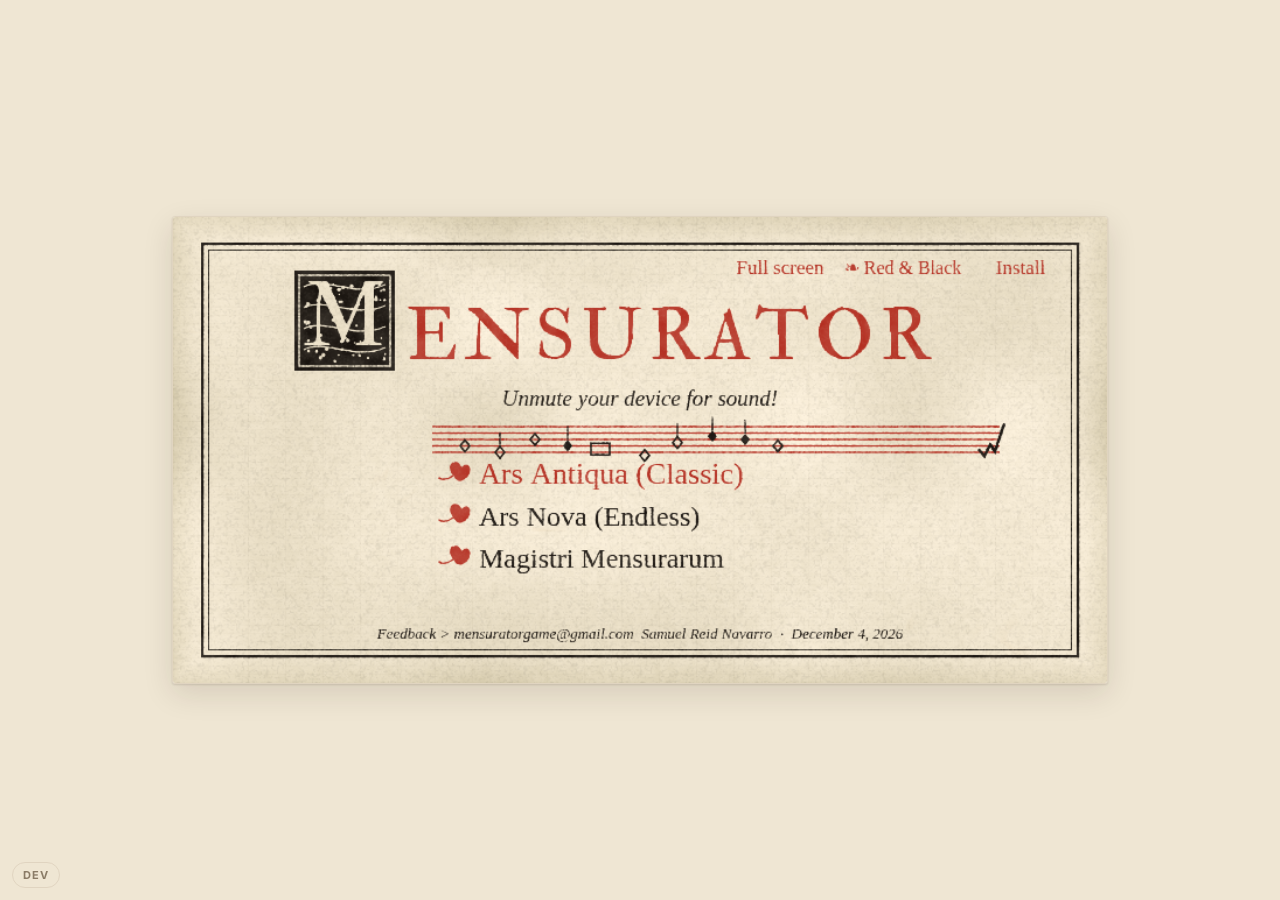
<file: games/mensurator-v2.html>
<!DOCTYPE html>
<html lang="en">
<head>
    <meta charset="UTF-8">
    <meta name="viewport" content="width=device-width, initial-scale=1.0, maximum-scale=1.0, user-scalable=no, viewport-fit=cover" />
    <title>MENSURATOR</title>
    <!-- Opened from the Home Screen, the game runs without any browser bars -->
    <meta name="apple-mobile-web-app-capable" content="yes">
    <meta name="mobile-web-app-capable" content="yes">
    <meta name="apple-mobile-web-app-status-bar-style" content="black-translucent">
    <meta name="apple-mobile-web-app-title" content="Mensurator">
    <meta name="theme-color" content="#efe6d3">
    <link rel="apple-touch-icon" href="mensurator-icon.png">
    <link rel="manifest" href="mensurator.webmanifest">
    <link rel="preconnect" href="https://fonts.googleapis.com">
    <link rel="preconnect" href="https://fonts.gstatic.com" crossorigin>
    <link rel="stylesheet" href="https://fonts.googleapis.com/css2?family=Inter:ital,wght@0,400;0,500;0,600;0,700;0,800;1,400;1,500&family=Noto+Music&family=IM+Fell+English:ital@0;1&family=IM+Fell+English+SC&family=IM+Fell+Double+Pica&family=Grenze+Gotisch:wght@400;500;600;700&display=swap">
    <style>
        :root {
            --bg: #fbf7ef;
            --paper: #fffdf8;
            --band: #f1e8d8;
            --ink: #3b3125;
            --soft: #8a7b66;
            --line: #e0d4c0;
            --mark: #9c6b3c;
            --red: #b5473a;
            --sans: "Inter", system-ui, -apple-system, "Segoe UI", Roboto, sans-serif;
            color-scheme: light;
        }
        * { box-sizing: border-box; }
        body {
            margin: 0;
            padding: 0;
            background: var(--bg);
            color: var(--ink);
            display: flex;
            flex-direction: column;
            justify-content: center;
            align-items: center;
            height: 100vh;
            height: 100dvh;
            width: 100vw;
            font-family: var(--sans);
            overflow: hidden;
            touch-action: none;
            -webkit-user-select: none;
            user-select: none;
            -webkit-touch-callout: none;
            -webkit-tap-highlight-color: transparent;
        }

        #gameWrapper {
            position: relative;
            width: 100%;
            max-width: 960px;
            display: flex;
            justify-content: center;
            align-items: center;
            height: 100%;
            padding: 12px;
        }

        #canvasContainer {
            position: relative;
            width: 100%;
            display: flex;
            justify-content: center;
            align-items: center;
            aspect-ratio: 2 / 1;
            max-width: calc((100vh - 24px) * 2);
            max-width: calc((100dvh - 24px) * 2);
        }

        canvas {
            width: 100%;
            height: 100%;
            background: var(--paper);
            border: 1px solid var(--line);
            border-radius: 14px;
            box-shadow: 0 1px 2px rgba(59, 49, 37, 0.05), 0 10px 30px rgba(59, 49, 37, 0.07);
            transition: filter 0.15s;
            display: block;
            touch-action: none;
            -webkit-user-select: none;
            user-select: none;
        }

        .bullet-time { filter: grayscale(0.85) contrast(1.05); }
        .alla-breve { filter: saturate(1.6) hue-rotate(-12deg); }

        /* Paper-and-ink layer for the print themes; the game canvas underneath still takes the clicks */
        #fxCanvas {
            display: none; position: absolute; inset: 0; width: 100%; height: 100%;
            pointer-events: none; border-radius: 3px;
            box-shadow: 0 1px 2px rgba(40, 28, 16, 0.12), 0 10px 30px rgba(40, 28, 16, 0.12);
            transition: filter 0.15s;
        }
        body:not([data-theme="modern"]) canvas#gameCanvas { border-radius: 3px; border-color: transparent; box-shadow: none; }
        #canvasContainer:has(#gameCanvas.bullet-time) #fxCanvas { filter: grayscale(0.85) contrast(1.05); }
        #canvasContainer:has(#gameCanvas.alla-breve) #fxCanvas { filter: saturate(1.6) hue-rotate(-12deg); }
        #themeSelect {
            display: block; width: 100%; margin-top: 8px; padding: 9px 12px;
            font-family: inherit; font-size: 14px; font-weight: 600; color: var(--ink);
            background: var(--bg); border: 1px solid var(--line); border-radius: 10px;
        }

        .html-btn {
            display: flex; align-items: center; justify-content: center;
            width: 34px; height: 34px; padding: 0;
            background: rgba(255, 253, 248, 0.85);
            color: var(--ink);
            border: 1px solid var(--line);
            font-family: inherit; font-size: 16px; font-weight: 600;
            border-radius: 999px; cursor: pointer;
            backdrop-filter: blur(6px); -webkit-backdrop-filter: blur(6px);
        }
        .html-btn:hover { border-color: var(--mark); }
        .html-btn:active { background: var(--band); }

        /* On-screen controls, shown only on touch devices */
        #pad {
            --b: min(66px, 17vh, calc((100vw - 80px) / 4.3));
            position: fixed; left: 0; right: 0; bottom: 0; z-index: 34;
            display: none; justify-content: space-between; align-items: flex-end;
            padding: 0 max(16px, env(safe-area-inset-right)) max(16px, env(safe-area-inset-bottom)) max(16px, env(safe-area-inset-left));
            pointer-events: none;
        }
        #pad.show { display: flex; }
        .pad-cluster { display: flex; align-items: flex-end; gap: 12px; }
        .pad-dir { display: grid; grid-template-columns: var(--b) var(--b); gap: 12px; }
        .pad-dir .pad-btn[data-k="down"] { grid-column: 1 / span 2; justify-self: center; width: calc(var(--b) * 0.8); height: calc(var(--b) * 0.8); }
        .pad-btn {
            pointer-events: auto;
            width: var(--b); height: var(--b); border-radius: 50%;
            display: flex; justify-content: center; align-items: center;
            background: rgba(255, 253, 248, 0.42);
            border: 1.5px solid rgba(156, 107, 60, 0.5);
            color: var(--mark); font-family: inherit; font-size: calc(var(--b) * 0.36); font-weight: 700; line-height: 1;
            box-shadow: 0 4px 14px rgba(59, 49, 37, 0.08);
            user-select: none; -webkit-user-select: none;
        }
        .pad-btn.on { background: var(--mark); color: var(--paper); border-color: var(--mark); }
        .pad-btn[data-k="jump"] { width: calc(var(--b) * 1.2); height: calc(var(--b) * 1.2); }
        .pad-btn[data-k="shoot"] { margin-bottom: calc(var(--b) * 0.75); }
        #pad:not(.kart) .pad-btn[data-k="down"] { display: none; }
        @media (orientation: portrait) { #pad { --b: min(78px, calc((100vw - 80px) / 4.3)); padding-bottom: max(28px, env(safe-area-inset-bottom)); } }
        @media (max-height: 500px) and (orientation: landscape) {
            .menu-box { padding: 16px 20px; }
            .menu-box h2 { margin-bottom: 10px; }
            .slider-container { margin: 8px 0; }
            .menu-box hr { margin: 10px 0; }
        }
        body.no-fs #fsPauseBtn { display: none; }

        #tPause {
            position: fixed; top: 10px; right: 10px; width: 44px; height: 44px;
            font-size: 13px; font-weight: 800; letter-spacing: 1px; border-radius: 50%;
            background: rgba(255, 253, 248, 0.85); border: 1px solid var(--line); color: var(--ink);
            display: none; justify-content: center; align-items: center; z-index: 35;
            box-shadow: 0 4px 14px rgba(59, 49, 37, 0.08);
        }


        @media (orientation: portrait) {
            body { justify-content: flex-start; }
            #gameWrapper { flex-direction: column; justify-content: flex-start; height: 100%; }
            #canvasContainer { flex-shrink: 0; margin-top: 10px; }
        }

        #titleDevBtn {
            position: fixed;
            bottom: 12px;
            left: 12px;
            z-index: 25;
            padding: 5px 10px;
            font-family: inherit;
            font-size: 11px;
            font-weight: 700;
            letter-spacing: 1px;
            color: var(--soft);
            background: transparent;
            border: 1px solid var(--line);
            border-radius: 999px;
            cursor: pointer;
        }
        #titleDevBtn:hover { color: var(--ink); border-color: var(--mark); }

        /* Overlays and panels */
        .overlay {
            display: none; position: absolute; top: 0; left: 0; width: 100%; height: 100%;
            background: rgba(251, 247, 239, 0.72);
            backdrop-filter: blur(6px); -webkit-backdrop-filter: blur(6px);
            z-index: 30; justify-content: center; align-items: center; flex-direction: column;
        }
        .menu-box {
            background: var(--paper); color: var(--ink);
            padding: 28px 32px; border: 1px solid var(--line); border-radius: 18px;
            box-shadow: 0 20px 50px rgba(59, 49, 37, 0.14);
            text-align: center; pointer-events: auto; max-width: 92%; width: 440px;
        }
        .menu-box h2 { margin: 0 0 18px; color: var(--ink); font-size: 22px; font-weight: 800; letter-spacing: 3px; }
        .menu-box p { color: var(--soft); font-size: 14px; margin: 0 0 8px; }
        .menu-box hr { border: 0; border-top: 1px solid var(--line); margin: 18px 0; }
        .slider-container { margin: 14px 0; font-size: 13px; font-weight: 500; color: var(--soft); text-align: left; }
        .slider-container label { display: block; }
        .slider-value { float: right; color: var(--ink); font-weight: 700; font-variant-numeric: tabular-nums; }
        .speed-name { display: block; margin-top: 4px; color: var(--ink); font-weight: 600; font-size: 14px; }
        .slider-container input[type=range] { width: 100%; margin-top: 10px; cursor: pointer; accent-color: var(--mark); }
        .menu-btn {
            background: var(--ink); color: var(--paper); border: 1px solid var(--ink);
            padding: 11px 20px; font-family: inherit; font-size: 15px; font-weight: 600;
            border-radius: 999px; cursor: pointer; margin: 6px 4px;
        }
        .menu-btn:hover { background: #2a231a; }
        .menu-btn.ghost { background: transparent; color: var(--ink); border-color: var(--line); }
        .menu-btn.ghost:hover { border-color: var(--mark); }
        .menu-btn.danger { background: transparent; color: var(--red); border-color: rgba(181, 71, 58, 0.4); }
        .menu-btn.danger:hover { border-color: var(--red); }
        .menu-btn.block { display: block; width: 100%; margin: 0 0 10px; }
        .dev-section-label { color: var(--mark); font-weight: 700; font-size: 11px; letter-spacing: 2px; text-transform: uppercase; margin-bottom: 8px; text-align: center; }
        .dev-stage-grid { display: grid; grid-template-columns: repeat(4, 1fr); gap: 8px; margin: 14px 0; }
        .dev-stage-btn {
            padding: 9px 4px; font-family: inherit; font-size: 13px; font-weight: 600;
            border-radius: 10px; border: 1px solid var(--line); background: var(--bg); color: var(--ink); cursor: pointer;
        }
        .dev-stage-btn:hover { border-color: var(--mark); }
        .dev-warp {
            display: flex; align-items: center; justify-content: center; gap: 10px; flex-wrap: wrap;
            margin: 12px 0; padding: 12px; border: 1px solid var(--line); border-radius: 12px; background: var(--bg);
        }
        .dev-warp label { color: var(--ink); font-weight: 600; font-size: 13px; }
        .dev-warp input {
            width: 64px; padding: 6px; font-family: inherit; font-size: 15px; font-weight: 600; text-align: center;
            color: var(--ink); background: var(--paper); border: 1px solid var(--line); border-radius: 8px;
        }
        .dev-check { color: var(--red); font-weight: 700; cursor: pointer; text-align: center; }
        .dev-check input { width: auto; margin-right: 8px; accent-color: var(--red); }

        #mobileNameInputOverlay {
            position: fixed; inset: 0; z-index: 50;
            background: rgba(251, 247, 239, 0.96);
            display: flex; flex-direction: column; justify-content: center; align-items: center;
            font-family: var(--sans); color: var(--ink); text-align: center; padding: 16px;
        }
        #mobileNameInputOverlay .t { font-size: 28px; font-weight: 800; letter-spacing: 3px; margin-bottom: 14px; }
        #mobileNameInputOverlay .s { font-size: 15px; color: var(--soft); margin-bottom: 6px; font-variant-numeric: tabular-nums; }
        #mobileNameInputOverlay .p { font-size: 14px; font-weight: 600; color: var(--mark); margin: 16px 0 10px; }
        #mobileNameInput {
            font-family: inherit; font-size: 17px; font-weight: 600; text-align: center;
            padding: 10px 14px; width: 220px; margin-bottom: 18px;
            color: var(--ink); background: var(--paper); border: 1px solid var(--line); border-radius: 12px; outline: none;
        }
        #mobileNameInput:focus { border-color: var(--mark); }
        #mobileNameInputOverlay .row { display: flex; gap: 10px; }
    </style>
</head>
<body>

<div id="gameWrapper">
    <div id="canvasContainer">
        <canvas id="gameCanvas" width="800" height="400"></canvas>
        <div id="tPause">II</div>
    </div>
</div>

<div id="pad" aria-hidden="true">
    <div class="pad-cluster pad-dir">
        <div class="pad-btn" data-k="left">◀</div>
        <div class="pad-btn" data-k="right">▶</div>
    </div>
    <div class="pad-cluster">
        <div class="pad-btn" data-k="shoot">●</div>
        <div class="pad-btn" data-k="jump">▲</div>
    </div>
</div>

<button type="button" id="titleDevBtn" aria-label="Developer mode">DEV</button>

<div id="devOverlay" class="overlay" style="z-index: 40;">
    <div class="menu-box" style="width: 480px; max-height: 92vh; overflow-y: auto;">
        <h2>Modus Formatoris</h2>
        <p>Stadium Classicum (I–VIII) vel pugna cum Diabolo.</p>
        <div class="dev-stage-grid" id="devStageGrid"></div>
        <button type="button" class="menu-btn danger block" id="devBossBtn">Pugna: Mi contra Fa (Boss)</button>
        <div class="dev-warp">
            <label for="devEndlessLevelInput">Endless Mode Warp (0-23):</label>
            <input type="number" id="devEndlessLevelInput" min="0" max="23" value="0">
            <button type="button" class="menu-btn" id="devEndlessJumpBtn" style="margin: 0; padding: 7px 16px;">WARP</button>
        </div>
        <button type="button" class="menu-btn ghost block" id="devLeaderboardBtn">Test: Nomen in Tabella</button>
        <button type="button" class="menu-btn block" id="devCloseBtn">Claudere</button>
    </div>
</div>

<div id="pauseOverlay" class="overlay">
    <div class="menu-box" style="max-height: 88vh; overflow-y: auto;">
        <h2>PAUSATUM</h2>

        <button class="menu-btn block" onclick="togglePause()">Resume</button>
        <button class="menu-btn ghost block" onclick="quitToMenu()">Quit to Title</button>
        <button class="menu-btn ghost block" id="fsPauseBtn" onclick="toggleFullscreen()">Full screen</button>

        <hr>

        <div class="slider-container">
            <label for="themeSelect">Theme</label>
            <select id="themeSelect" onchange="applyTheme(this.value)">
                <option value="petrucci">Petrucci</option>
                <option value="attaingnant">Attaingnant</option>
                <option value="rubrica">Red &amp; Black</option>
                <option value="manuscript">Manuscript</option>
            </select>
        </div>
        <div class="slider-container">
            <label>Mensura (Game Speed) <span id="speedLabel" class="speed-name">Tempus perfectum prolatio minor</span>
            <input type="range" id="speedSlider" min="0" max="4" step="1" value="2" oninput="updateSpeedLabel()"></label>
        </div>
        <div class="slider-container">
            <label>Musica Vol <span class="slider-value" id="musicVolValue">0.8</span><input type="range" id="musicVol" min="0" max="1" step="0.05" value="0.8" oninput="updateSliderValue('musicVolValue', this.value)"></label>
        </div>
        <div class="slider-container">
            <label>Effectus Vol <span class="slider-value" id="fxVolValue">0.4</span><input type="range" id="fxVol" min="0" max="1" step="0.05" value="0.4" oninput="updateSliderValue('fxVolValue', this.value)"></label>
        </div>
        <div id="devPhysicsSection" style="display: none;">
            <hr>
            <div class="dev-section-label">⚙ DEV MODE: Physics Tweaker</div>
            <div class="slider-container">
                <label>Gravitas <span class="slider-value" id="gravityValue">0.6</span><input type="range" id="gravitySlider" min="0.2" max="1.0" step="0.1" value="0.6" oninput="updateSliderValue('gravityValue', this.value)"></label>
            </div>
            <div class="slider-container">
                <label>Saltus Altitudo (Jump Height) <span class="slider-value" id="jumpPowerValue">9</span><input type="range" id="jumpPowerSlider" min="5" max="13" step="1" value="9" oninput="updateSliderValue('jumpPowerValue', this.value)"></label>
            </div>
            <div class="slider-container">
                <label>Celeritas Pedestris (Walk Speed) <span class="slider-value" id="walkSpeedValue">6.5</span><input type="range" id="walkSpeedSlider" min="3" max="10" step="0.5" value="6.5" oninput="updateSliderValue('walkSpeedValue', this.value)"></label>
            </div>
            <div class="slider-container">
                <label>Cursus Velocitas (Sprint Speed) <span class="slider-value" id="sprintSpeedValue">12</span><input type="range" id="sprintSpeedSlider" min="8" max="16" step="1" value="12" oninput="updateSliderValue('sprintSpeedValue', this.value)"></label>
            </div>
            <div class="slider-container dev-check">
                <label>
                    <input type="checkbox" id="devInvincibilityToggle">
                    INVINCIBILITY
                </label>
            </div>
        </div>
    </div>
</div>
<script>
    // --- FULL SCREEN ---
    // iPhone Safari has no Fullscreen API: inside the site page, the button opens the game on its own page instead
    const fsApi = !!(document.fullscreenEnabled || document.webkitFullscreenEnabled);
    const inFrame = (() => { try { return window.self !== window.top && !!window.top.location.href; } catch (e) { return false; } })();
    const standaloneApp = window.matchMedia('(display-mode: standalone), (display-mode: fullscreen)').matches || navigator.standalone === true;
    const fsAvailable = !standaloneApp && (fsApi || inFrame);
    function isFullscreen() { return !!(document.fullscreenElement || document.webkitFullscreenElement); }
    function fsLabel() { return isFullscreen() ? 'Exit full screen' : 'Full screen'; }
    function toggleFullscreen() {
        if (!fsApi) { if (inFrame) window.top.location.href = location.href.split(/[?#]/)[0] + '#install'; return; }
        const elem = document.documentElement;
        if (!isFullscreen()) {
            const req = elem.requestFullscreen ? elem.requestFullscreen({ navigationUI: 'hide' }) : elem.webkitRequestFullscreen();
            // Phones play best sideways; where the browser allows it, hold landscape while in full screen
            Promise.resolve(req).then(() => { if (isTouchDevice && screen.orientation && screen.orientation.lock) return screen.orientation.lock('landscape'); }).catch(() => {});
        } else {
            if (document.exitFullscreen) document.exitFullscreen();
            else if (document.webkitExitFullscreen) document.webkitExitFullscreen();
        }
    }
    function syncFsLabels() { const b = document.getElementById('fsPauseBtn'); if (b) b.textContent = fsLabel(); }
    document.addEventListener('fullscreenchange', syncFsLabels);
    document.addEventListener('webkitfullscreenchange', syncFsLabels);

    const canvas = document.getElementById('gameCanvas');
    const ctx = canvas.getContext('2d');
    // Logical game size is 800x400; the backing store is scaled for sharp rendering on high-density screens
    const W = 800, H = 400;
    const DPR = Math.min(window.devicePixelRatio || 1, 2);
    canvas.width = W * DPR; canvas.height = H * DPR;
    
    const pauseOverlay = document.getElementById('pauseOverlay');
    const pad = document.getElementById('pad');
    const padBtns = [...pad.querySelectorAll('.pad-btn')];
    if (!fsAvailable) document.body.classList.add('no-fs');
    const tPause = document.getElementById('tPause');
    const canvasContainer = document.getElementById('canvasContainer');
    const titleDevBtn = document.getElementById('titleDevBtn');
    const devOverlay = document.getElementById('devOverlay');
    const devStageGrid = document.getElementById('devStageGrid');
    const devBossBtn = document.getElementById('devBossBtn');
    const devCloseBtn = document.getElementById('devCloseBtn');

    for (let i = 0; i < 8; i++) {
        const b = document.createElement('button');
        b.type = 'button';
        b.className = 'dev-stage-btn';
        b.textContent = 'Modus ' + (i + 1);
        b.addEventListener('click', () => devPickStage(i));
        devStageGrid.appendChild(b);
    }
    devBossBtn.addEventListener('click', () => devPickBoss());
    const devEndlessJumpBtn = document.getElementById('devEndlessJumpBtn');
    devEndlessJumpBtn.addEventListener('click', () => {
        let targetLevel = parseInt(document.getElementById('devEndlessLevelInput').value) || 0;
        if (targetLevel < 0) targetLevel = 0;
        if (targetLevel > 23) targetLevel = 23;
        
        window.endlessStartLevel = targetLevel;
        gameMode = 'ENDLESS';
        currentLevel = targetLevel;
        closeDevPanel();
        if (gameState === 'PAUSE') togglePause();
        startGame();
    });
    const devLeaderboardBtn = document.getElementById('devLeaderboardBtn');
    devLeaderboardBtn.addEventListener('click', () => devTestLeaderboard());
    devCloseBtn.addEventListener('click', () => closeDevPanel());
    
    titleDevBtn.addEventListener('click', () => { 
        if (gameState === 'MENU') {
            if (devOverlay.style.display === 'flex') {
                closeDevPanel();
            } else {
                if (isDevUnlocked) {
                    openDevPanel();
                } else {
                    const pwd = prompt("Introduce tesseram (Enter Password):");
                    if (pwd === "67") {
                        isDevUnlocked = true;
                        document.getElementById('devPhysicsSection').style.display = 'block';
                        openDevPanel();
                    } else if (pwd !== null) {
                        alert("Accessus interdictus! (Access Denied)");
                    }
                }
            }
        }
    });
    function openDevPanel() { devOverlay.style.display = 'flex'; }
    function closeDevPanel() { devOverlay.style.display = 'none'; }
    function devPickStage(n) {
        gameMode = 'CLASSIC';
        currentLevel = n;
        closeDevPanel();
        startGame();
    }
    function devPickBoss() {
        gameMode = 'CLASSIC';
        currentLevel = 7;
        window.skipToBoss = true; // Tell startGame to teleport the player
        closeDevPanel();
        startGame();
    }
    function devTestLeaderboard() {
        player.score = Math.floor(Math.random() * 500) + 100;
        levelTime = Math.floor(Math.random() * 300) + 120;
        inputName = '';
        if (!currentLevelData) { currentLevelData = { hasFuga: false, goal: { x: 100 } }; }
        gameState = 'NAME_INPUT';
        closeDevPanel();
    }
    
    const musicVolSlider = document.getElementById('musicVol');
    const fxVolSlider = document.getElementById('fxVol');
    const speedSlider = document.getElementById('speedSlider');
    const speedLabel = document.getElementById('speedLabel');
let isDevUnlocked = false;
let devInvincible = false;
    // Dev Mode Physics Sliders
    const gravitySlider = document.getElementById('gravitySlider');
    const jumpPowerSlider = document.getElementById('jumpPowerSlider');
    const walkSpeedSlider = document.getElementById('walkSpeedSlider');
    const sprintSpeedSlider = document.getElementById('sprintSpeedSlider');
    const devInvincibilityToggle = document.getElementById('devInvincibilityToggle');
    if (devInvincibilityToggle) {
        devInvincibilityToggle.addEventListener('change', (e) => { devInvincible = e.target.checked; });
    }

    let audioCtx; let musicTimeout; let melodyIndex = 0; let audioUnlocked = false; let isMuted = false;
    let isTouchDevice = window.matchMedia('(hover: none) and (pointer: coarse)').matches;

    // --- Difficulty / Global Speed Settings ---
    const speedSettings = [
        { name: "Modus cum tempore", mult: 0.8 }, 
        { name: "Tempus perfectum prolatio major", mult: 0.9 }, 
        { name: "Tempus perfectum prolatio minor", mult: 1.0 }, // Default
        { name: "Tempus imperfectum prolatio major", mult: 1.1 },
        { name: "Tempus imperfectum prolatio minor", mult: 1.2 } 
    ];
    let difficultyIndex = 2; 

    function updateSpeedLabel() {
        difficultyIndex = parseInt(speedSlider.value);
        speedLabel.innerText = speedSettings[difficultyIndex].name;
    }

    function updateSliderValue(elementId, value) {
        document.getElementById(elementId).textContent = value;
    }

    // --- Global Leaderboard System ---
    let leaderboard = [];
    let inputName = '';
    let showNameInput = false;

    const BOARD_URL = 'https://mensurator-scores.samreidn.workers.dev';
    let currentLeaderboardMode = 'CLASSIC'; 
    const BOARD_SIZE = 10;
    const boards = { CLASSIC: null, ENDLESS: null }; // null until the board has been read
    let resultAt = 0;
    const boardReadAt = {};
    const savedAt = {};

    // A name is asked for only when the score would enter the top ten
    function makesBoard(mode, score) {
        const b = boards[mode];
        if (!b || !(score > 0)) return false;
        return b.length < BOARD_SIZE || score > b[b.length - 1].score;
    }

    function endRun() {
        inputName = '';
        if (musicTimeout) clearTimeout(musicTimeout);
        resultAt = Date.now();
        gameState = 'RESULT';
        const mode = gameMode === 'ENDLESS' ? 'ENDLESS' : 'CLASSIC';
        if ((gameMode !== 'CLASSIC' && gameMode !== 'ENDLESS') || !(player.score > 0)) return;
        if (boards[mode]) { if (makesBoard(mode, player.score)) askName(); return; }
        // Board not read yet: read it now; if it can't be read, ask anyway and let the server decide
        const score = player.score;
        loadLeaderboard(mode).then(() => {
            if (gameState === 'RESULT' && player.score === score && (!boards[mode] || makesBoard(mode, score))) askName();
        });
    }

    function askName() {
        gameState = 'NAME_INPUT';
        if (isTouchDevice) showMobileNameInput();
    }

    // After a run: straight to the next run's start screen, not the board
    function nextRunAfterResult() {
        currentLevel = 0;
        startGame();
    }

    function setBoard(mode, list) {
        if (!Array.isArray(list)) return;
        boards[mode] = list.slice(0, BOARD_SIZE);
        if (mode === currentLeaderboardMode) leaderboard = boards[mode];
    }

    async function loadLeaderboard(mode = currentLeaderboardMode) {
        try {
            const response = await fetch(`${BOARD_URL}/?mode=${mode}`, { cache: 'no-store' });
            // Right after a save, the server's answer is fresher than a read (reads can lag a minute)
            if (response.ok && Date.now() - (savedAt[mode] || 0) > 60000) setBoard(mode, await response.json());
        } catch (error) { console.log('Failed to load leaderboard:', error); }
        if (mode === currentLeaderboardMode) leaderboard = boards[mode] || [];
    }

    async function addToLeaderboard(name, score, time) {
        const mode = gameMode === 'ENDLESS' ? 'ENDLESS' : 'CLASSIC';
        const cleanName = String(name || '').trim().slice(0, 15);
        if (!cleanName) return;
        try {
            const response = await fetch(BOARD_URL, {
                method: 'POST',
                headers: { 'Content-Type': 'application/json' },
                body: JSON.stringify({ mode, name: cleanName, score, time: Math.floor(time) })
            });
            if (response.ok) { savedAt[mode] = Date.now(); setBoard(mode, await response.json()); }
        } catch (error) { console.log('Failed to save score:', error); }
    }

    // --- Visual Style & Themes ---
    const MODERN_COLORS = {
        bg: '#fbf7ef', paper: '#fffdf8', band: '#f1e8d8', ink: '#3b3125', inkSoft: '#5c4f3e', soft: '#8a7b66',
        line: '#e0d4c0', staff: '#d8cab2', mark: '#9c6b3c', red: '#b5473a', redHot: '#dc5a43', blue: '#3f6c9c',
        gold: '#c49a2c', silver: '#9a9a96', bronze: '#b07a4a'
    };
    const C = Object.assign({}, MODERN_COLORS);
    const SANS = '"Inter", system-ui, -apple-system, "Segoe UI", Roboto, sans-serif';
    const MUSIC = '"Noto Music", "Segoe UI Symbol", "Apple Symbols", serif';
    const FELL = '"IM Fell English", "EB Garamond", Garamond, "Times New Roman", serif';
    const FELL_SC = '"IM Fell English SC", ' + FELL;
    const FELL_BIG = '"IM Fell Double Pica", ' + FELL;
    const GOTH = '"Grenze Gotisch", "UnifrakturMaguntia", Garamond, serif';

    // Each theme recolours the game and picks its type; print themes also get a paper-and-ink pass (see fx below)
    const THEMES = {
        petrucci: {
            name: 'Petrucci', ui: FELL, display: FELL_BIG, sc: FELL_SC, scale: 1.14, weights: false, italic: true, print: true, initial: 'factotum', pageBg: '#efe6d3',
            colors: { paper: '#ecdfc2', bg: '#ecdfc2', band: '#e3d4b3', ink: '#231a13', inkSoft: '#3b2d20', soft: '#5f4e3b', line: '#bfa77f', staff: '#231a13', mark: '#231a13', red: '#9e3424', redHot: '#c0402a', blue: '#2d4f86', gold: '#8c6a1e', silver: '#5f4e3b', bronze: '#9e3424' },
            post: { mode: 1, paper: [236, 223, 194], grain: 0.5, density: 0.26, foxing: 0.07, laid: true }
        },
        attaingnant: {
            name: 'Attaingnant', ui: FELL, display: FELL_BIG, sc: FELL_SC, scale: 1.14, weights: false, italic: true, print: true, segments: true, mono: true, initial: 'factotum', pageBg: '#f3f2ee',
            colors: { paper: '#ffffff', bg: '#ffffff', band: '#ffffff', ink: '#000000', inkSoft: '#000000', soft: '#222222', line: '#000000', staff: '#000000', mark: '#000000', red: '#000000', redHot: '#000000', blue: '#000000', gold: '#000000', silver: '#000000', bronze: '#000000' },
            post: { mode: 2, paper: [255, 255, 255], grain: 0.55, density: 0 }
        },
        rubrica: {
            name: 'Red & Black', ui: FELL, display: FELL_BIG, sc: FELL_SC, scale: 1.14, weights: false, italic: true, print: true, initial: 'factotum', pageBg: '#efe6d3',
            colors: { paper: '#f1e6cf', bg: '#f1e6cf', band: '#e8d9bb', ink: '#15100c', inkSoft: '#2a2018', soft: '#55453a', line: '#c9a291', staff: '#b32c1f', mark: '#b32c1f', red: '#b32c1f', redHot: '#d8381f', blue: '#1f3f80', gold: '#b32c1f', silver: '#55453a', bronze: '#55453a' },
            post: { mode: 1, paper: [241, 230, 207], grain: 0.4, density: 0.16, foxing: 0.05, laid: true }
        },
        manuscript: {
            name: 'Manuscript', ui: GOTH, display: GOTH, sc: GOTH, scale: 1.16, weights: true, italic: false, print: true, hand: true, white: true, initial: 'illuminated', pageBg: '#efe6d3',
            colors: { paper: '#efe3c7', bg: '#efe3c7', band: '#e6d6b3', ink: '#3e2615', inkSoft: '#57381f', soft: '#7a5a3a', line: '#c8a888', staff: '#b63424', mark: '#b63424', red: '#b63424', redHot: '#d24a30', blue: '#2c4a9e', gold: '#b08a2e', silver: '#7a5a3a', bronze: '#57381f' },
            post: { mode: 1, paper: [239, 227, 199], grain: 0.3, density: 0.32, foxing: 0.04, vellum: true }
        }
    };
    const THEME_ORDER = ['petrucci', 'attaingnant', 'rubrica', 'manuscript'];
    let themeKey = 'rubrica', T = THEMES.rubrica;

    function font(size, weight = 400, italic = false, role = 'ui') {
        const fam = role === 'display' ? T.display : role === 'sc' ? T.sc : T.ui;
        const w = T.weights ? Math.min(weight, T.hand ? 700 : 900) : 400;
        return `${italic && T.italic ? 'italic ' : ''}${w} ${Math.round(size * T.scale)}px ${fam}`;
    }
    function spacing(px) { if ('letterSpacing' in ctx) ctx.letterSpacing = px + 'px'; }
    function inRect(x, y, r) { return x >= r.x && x <= r.x + r.w && y >= r.y && y <= r.y + r.h; }
    function nearestRect(x, y, rects, slop) {
        let best = null, bestD = Infinity;
        for (const r of rects) {
            const dx = Math.max(r.x - x, 0, x - (r.x + r.w)), dy = Math.max(r.y - y, 0, y - (r.y + r.h));
            const d = Math.hypot(dx, dy);
            if (d <= slop && d < bestD) { bestD = d; best = r; }
        }
        return best;
    }
    function rgba(hex, a) { const n = parseInt(hex.slice(1), 16); return `rgba(${n >> 16}, ${(n >> 8) & 255}, ${n & 255}, ${a})`; }

    function pill(x, y, w, h, fill, stroke, r = h / 2) {
        pathRoundRect(ctx, x, y, w, h, r);
        if (fill) { ctx.fillStyle = fill; ctx.fill(); }
        if (stroke) { ctx.strokeStyle = stroke; ctx.lineWidth = 1; ctx.stroke(); }
    }

    function veil(alpha = 0.94) { ctx.fillStyle = rgba(C.paper, alpha); ctx.fillRect(0, 0, W, H); }

    // Title menu layout, shared by drawing and click handling
    const MENU_ACTIONS = [
        () => { gameMode = 'CLASSIC'; currentLevel = 0; startGame(); },
        () => { gameMode = 'ENDLESS'; currentLevel = 0; startGame(); },
        () => { gameState = 'LEADERBOARD'; loadLeaderboard(); }
    ];
    const MENU_LABELS = ['Ars Antiqua (Classic)', 'Ars Nova (Endless)', 'Magistri Mensurarum'];
    const PRINT_MENU = MENU_LABELS.map((label, i) => ({ x: 232, y: 204 + i * 36, w: 330, h: 32, label, primary: i === 0, action: MENU_ACTIONS[i] }));
    let MENU_BTNS = PRINT_MENU;
    const INSTALL_BTN = { x: 696, y: 16, w: 88, h: 30 };
    const THEME_BTN = { x: 584, y: 16, w: 104, h: 30 };
    const FS_BTN = { x: 0, y: 16, w: 0, h: 30 };
    const LB_SWITCH_BTN = { x: 10, y: 10, w: 160, h: 30 };
    const LB_CLOSE_BTN = { x: 760, y: 10, w: 30, h: 30 };
    let menuHover = -1;
    let menuArt = null; // cached decorations for the print title pages

    function applyTheme(key) {
        if (!THEMES[key]) key = 'rubrica';
        themeKey = key; T = THEMES[key];
        Object.assign(C, MODERN_COLORS, T.colors);
                if (T.print) { INSTALL_BTN.x = 690; INSTALL_BTN.y = 30; INSTALL_BTN.w = 72; INSTALL_BTN.h = 28; THEME_BTN.x = 566; THEME_BTN.y = 30; THEME_BTN.w = 118; THEME_BTN.h = 28; }
        else { INSTALL_BTN.x = 696; INSTALL_BTN.y = 16; INSTALL_BTN.w = 88; INSTALL_BTN.h = 30; THEME_BTN.x = 584; THEME_BTN.y = 16; THEME_BTN.w = 104; THEME_BTN.h = 30; }
        document.body.dataset.theme = key;
        document.body.style.background = T.pageBg;
        menuArt = null;
        fx.setTheme(T);
        const sel = document.getElementById('themeSelect'); if (sel) sel.value = key;
        try { localStorage.setItem('mensuratorTheme', key); } catch (e) {}
        if (document.fonts && document.fonts.load) {
            Promise.all([font(20), font(20, 400, true), font(40, 700, false, 'display'), font(20, 400, false, 'sc')].map(f => document.fonts.load(f).catch(() => {})))
                .then(() => { if (themeKey === key) menuArt = null; });
        }
    }
    function cycleTheme() { applyTheme(THEME_ORDER[(THEME_ORDER.indexOf(themeKey) + 1) % THEME_ORDER.length]); }

    // ===== Period drawing primitives (print and manuscript themes) =====
    function hashf(n) { const s = Math.sin(n * 127.1 + 311.7) * 43758.5453; return s - Math.floor(s); }
    function rng(seed) { let s = seed >>> 0; return () => { s = (s * 1664525 + 1013904223) >>> 0; return s / 4294967296; }; }
    const NIB = -40 * Math.PI / 180; // broad pen held at about 40 degrees
    // broad-nib stroke: each segment swept by the pen edge, so thick and thin come from direction
    function nib(c, pts, w) {
        const nx = Math.cos(NIB) * w / 2, ny = Math.sin(NIB) * w / 2;
        for (let i = 0; i < pts.length - 1; i++) {
            const [x0, y0] = pts[i], [x1, y1] = pts[i + 1];
            c.beginPath(); c.moveTo(x0 - nx, y0 - ny); c.lineTo(x0 + nx, y0 + ny); c.lineTo(x1 + nx, y1 + ny); c.lineTo(x1 - nx, y1 - ny); c.closePath(); c.fill();
        }
    }
    function hw(x, y) { return Math.sin(x * 0.021 + y * 0.37) * 0.8 + Math.sin(x * 0.067 + y * 1.3) * 0.45; } // hand tremor
    function wob(x0, y0, x1, y1, amp = 1, step = 8) {
        const n = Math.max(2, Math.ceil(Math.hypot(x1 - x0, y1 - y0) / step)), pts = [];
        for (let i = 0; i <= n; i++) { const t = i / n, x = x0 + (x1 - x0) * t, y = y0 + (y1 - y0) * t; pts.push([x + hw(y, x) * amp * 0.5, y + hw(x, y) * amp]); }
        return pts;
    }
    function lozenge(c, x, y, rx, ry, filled, lw = 2.4) {
        c.beginPath(); c.moveTo(x, y - ry); c.lineTo(x + rx, y); c.lineTo(x, y + ry); c.lineTo(x - rx, y); c.closePath();
        if (filled) c.fill(); else { c.lineWidth = lw; c.lineJoin = 'miter'; c.stroke(); }
    }
    function voidLozenge(c, x, y, rx, ry, w = 4.6) { nib(c, [[x, y - ry], [x + rx, y], [x, y + ry], [x - rx, y], [x, y - ry]], w); }
    function voidRect(c, x, y, w, h, pen = 5) { nib(c, [[x, y], [x + w, y], [x + w, y + h], [x, y + h], [x, y]], pen); }

    // staff lines in world space: continuous rules, movable-type segments, or hand-ruled
    function drawStaff(c, x0, x1, top, gap) {
        c.fillStyle = C.staff; c.strokeStyle = C.staff;
        for (let i = 0; i < 5; i++) {
            const y = top + i * gap;
            if (T.segments) {
                const sw = 18; let k = Math.floor(x0 / sw);
                for (let x = k * sw; x < x1; x += sw, k++) {
                    const dy = (hashf(k * 7 + i) - 0.5) * 1.6, th = 1.5 + hashf(k * 13 + i * 3) * 0.6;
                    const a = Math.max(x, x0), b = Math.min(x + sw - 1, x1);
                    if (b > a) c.fillRect(a, y - th / 2 + dy, b - a + 0.5, th);
                }
            } else if (T.hand) {
                c.lineWidth = 1.5; c.beginPath();
                const s = Math.floor(x0 / 12) * 12;
                c.moveTo(x0, y + hw(x0, i * 50) * 1.2);
                for (let x = s + 12; x < x1; x += 12) c.lineTo(x, y + hw(x, i * 50) * 1.2);
                c.lineTo(x1, y + hw(x1, i * 50) * 1.2); c.stroke();
            } else if (T.print) {
                c.fillRect(x0, y - 0.8, x1 - x0, 1.6);
            } else {
                c.lineWidth = 1.5; c.beginPath(); c.moveTo(x0, y); c.lineTo(x1, y); c.stroke();
            }
        }
    }
    // mensural F clef: a square head with its tail on the F line, two lozenges straddling it, all on one stem
    function printFClef(c, x, y) {
        if (T.hand) {
            nib(c, wob(x, y - 24, x, y + 24, 0.6), 2.8); lozenge(c, x + 10, y - 8, 5.5, 7, true); lozenge(c, x + 10, y + 8, 5.5, 7, true);
            voidRect(c, x + 20, y - 9, 13, 18, 3.4); nib(c, wob(x + 32, y, x + 32.4, y + 30, 0.4), 2.6);
        } else {
            c.fillRect(x, y - 26, 2.6, 52); lozenge(c, x + 11, y - 8, 6, 7.5, true); lozenge(c, x + 11, y + 8, 6, 7.5, true);
            c.fillRect(x + 21, y - 9, 13, 18); c.fillRect(x + 31.4, y - 9, 2.6, 38);
        }
    }
    // mensuration signs: O / C for perfect and imperfect tempus, a dot for major prolation, a stroke for diminution
    function printMensuration(c, x, y, sign = 'O', r = 12) {
        const closed = sign[0] === 'O', dot = sign.includes('.'), cut = sign.includes('|');
        if (T.hand) {
            // walk the circle anticlockwise from the right so the C opens to the right
            const p2 = []; for (let i = 0; i <= 16; i++) { const a = (closed ? -0.1 : 0.32) + ((closed ? Math.PI * 2 + 0.25 : Math.PI * 2 - 0.64)) * i / 16; p2.push([x + Math.cos(a) * r * 0.9, y - Math.sin(a) * r]); }
            nib(c, p2, 3.6);
            if (cut) nib(c, wob(x, y - r - 7, x, y + r + 7, 0.4), 2.6);
        } else {
            c.lineWidth = r / 4.4; c.beginPath();
            if (closed) c.ellipse(x, y, r * 0.9, r, 0, 0, Math.PI * 2); else c.ellipse(x, y, r * 0.9, r, 0, Math.PI * 0.27, Math.PI * 1.73, false);
            c.stroke();
            if (cut) c.fillRect(x - 1.2, y - r - 7, 2.4, 2 * r + 14);
        }
        if (dot) { c.beginPath(); c.arc(x + (cut ? 4.5 : 0), y, r / 5, 0, Math.PI * 2); c.fill(); }
    }
    // the signature for each Mensura setting, drawn after the clef (modus is shown by perfect longa rests spanning three spaces)
    const MENSURA_SIGNS = ['O', 'O.', 'O', 'C.', 'C'];
    function printSignature(c, x, mid, gap) {
        const k = difficultyIndex;
        if (k === 0) { printRest(c, x - 14, mid - gap, gap * 3); printRest(c, x - 4, mid - gap, gap * 3); printMensuration(c, x + 20, mid, 'O', gap * 0.42); }
        else printMensuration(c, x, mid, MENSURA_SIGNS[k], gap * 0.42);
    }
    // rests: a thick stroke whose length and place on the staff give its value
    function printRest(c, x, y, h, w = 6) {
        if (T.hand) { const d = hw(x, y) * 0.4; c.beginPath(); c.moveTo(x - w / 2 + d, y); c.lineTo(x + w / 2 + d, y + 1); c.lineTo(x + w / 2, y + h); c.lineTo(x - w / 2, y + h - 1); c.closePath(); c.fill(); }
        else { c.fillRect(x - w / 2, y, w, h); c.fillRect(x - w / 2 - 1, y, w + 2, 1.4); c.fillRect(x - w / 2 - 1, y + h - 1.4, w + 2, 1.4); }
    }
    // b rotundum: a tall stem with a pointed bowl
    function printFlat(c, x, y, s = 1) {
        c.save(); c.translate(x, y); c.scale(s, s);
        if (T.hand) nib(c, wob(0, -30, 0, 4, 0.4), 2.8); else c.fillRect(-1.3, -30, 2.6, 34);
        {
            c.beginPath(); c.moveTo(0, -6); c.bezierCurveTo(6, -14, 15, -11, 11, -3); c.bezierCurveTo(9, 1, 4, 3, 0, 5); c.lineTo(0, 1.5); c.bezierCurveTo(4, 0, 7, -2, 8, -4.5); c.bezierCurveTo(9, -9, 4, -9, 0, -3.5); c.closePath(); c.fill();
        }
        c.restore();
    }
    // the diesis as printed: a lattice of four strokes set on the diagonal
    function printSharp(c, x, y, s = 1) {
        c.save(); c.translate(x + 8, y); c.scale(s, s); c.rotate(-0.62);
        if (T.hand) { nib(c, [[-4, -15], [-4, 15]], 2.4); nib(c, [[4, -15], [4, 15]], 2.4); nib(c, [[-15, -4], [15, -4]], 3.4); nib(c, [[-15, 4], [15, 4]], 3.4); }
        else { c.fillRect(-5.2, -15, 2.4, 30); c.fillRect(2.8, -15, 2.4, 30); c.fillRect(-15, -5.5, 30, 3); c.fillRect(-15, 2.5, 30, 3); }
        c.restore();
    }
    function printFermata(c, x, y) {
        if (T.hand) { nib(c, [[x - 12, y + 2], [x - 9, y - 7], [x, y - 11], [x + 9, y - 7], [x + 12, y + 2]], 2.4); }
        else { c.lineWidth = 2.4; c.beginPath(); c.arc(x, y, 12, Math.PI, 0); c.stroke(); }
        c.beginPath(); c.arc(x, y - 3, 2.6, 0, Math.PI * 2); c.fill();
    }
    function printCustos(c, x, y) {
        const p = [[x, y], [x + 5, y + 6], [x + 10, y - 4], [x + 14, y + 2], [x + 22, y - 22]];
        if (T.hand) nib(c, p, 2.2); else { c.lineWidth = 2.4; c.beginPath(); p.forEach(([a, b], i) => i ? c.lineTo(a, b) : c.moveTo(a, b)); c.stroke(); }
    }
    function fleuron(c, x, y, s = 1) { // hedera leaf
        c.save(); c.translate(x, y); c.scale(s, s);
        c.beginPath(); c.moveTo(0, 0); c.bezierCurveTo(-9, -12, 4, -18, 8, -8); c.bezierCurveTo(14, -16, 22, -4, 10, 4); c.bezierCurveTo(6, 7, 2, 4, 0, 0); c.fill();
        c.lineWidth = 1.6; c.beginPath(); c.moveTo(0, 0); c.quadraticCurveTo(-8, 6, -14, 2); c.stroke();
        c.restore();
    }
    // woodcut factotum initial: black block, white letter and vine cut away
    function factotum(c, x, y, size, letter) {
        const r = rng(7);
        c.save();
        c.fillStyle = C.ink; c.fillRect(x, y, size, size);
        c.globalCompositeOperation = 'destination-out';
        c.lineWidth = 1.4; c.strokeRect(x + 4, y + 4, size - 8, size - 8);
        for (let i = 0; i < 70; i++) { const px = x + 8 + r() * (size - 16), py = y + 8 + r() * (size - 16); c.beginPath(); c.arc(px, py, 0.7 + r() * 1.1, 0, Math.PI * 2); c.fill(); }
        for (let k = 0; k < 4; k++) { c.beginPath(); c.moveTo(x + 8, y + 14 + k * 18); c.bezierCurveTo(x + size * .3, y + 4 + k * 18, x + size * .6, y + 24 + k * 18, x + size - 8, y + 12 + k * 18); c.lineWidth = 1.2; c.stroke(); }
        c.font = `${size * 0.86}px ${FELL_BIG}`; c.textAlign = 'center'; c.textBaseline = 'middle';
        c.fillText(letter, x + size / 2, y + size * 0.56);
        c.restore();
    }

    // manuscript illumination
    const PIG = { blue: '#2c4a9e', blueDk: '#1d3270', red: '#b8342a', rose: '#c45a6e', green: '#3f7a4a', gold: '#c8a03c', goldHi: '#efd486', goldDk: '#8c6a1e', white: '#fbf6ea', flesh: '#e9c9a8', brown: '#7a4a26' };
    function gold(c, path) {
        c.save(); c.fillStyle = PIG.gold; c.fill(path); c.clip(path);
        c.globalAlpha = 0.55; c.fillStyle = PIG.goldHi; c.translate(-6, -6); c.fill(path); c.restore();
        c.save(); c.strokeStyle = PIG.goldDk; c.lineWidth = 1; c.stroke(path); c.restore();
    }
    function bezant(c, x, y, r = 3.4) { const p = new Path2D(); p.arc(x, y, r, 0, Math.PI * 2); gold(c, p); }
    function leaf(c, x, y, ang, len, col) { c.save(); c.translate(x, y); c.rotate(ang); c.fillStyle = col; c.beginPath(); c.moveTo(0, 0); c.quadraticCurveTo(len * 0.5, -len * 0.45, len, 0); c.quadraticCurveTo(len * 0.5, len * 0.45, 0, 0); c.fill(); c.strokeStyle = 'rgba(40,25,15,.75)'; c.lineWidth = 0.7; c.stroke(); c.fillStyle = PIG.white; c.globalAlpha = .5; c.fillRect(len * 0.25, -0.5, len * 0.5, 1); c.restore(); }
    function trefoil(c, x, y, a, r, col) { c.save(); c.translate(x, y); c.rotate(a); c.fillStyle = col; for (let k = -1; k <= 1; k++) { c.beginPath(); c.arc(Math.cos(k * 0.9) * r, Math.sin(k * 0.9) * r, r * 0.62, 0, Math.PI * 2); c.fill(); } c.fillRect(-r * 0.6, -0.8, r * 0.8, 1.6); c.strokeStyle = 'rgba(40,25,15,.7)'; c.lineWidth = .6; for (let k = -1; k <= 1; k++) { c.beginPath(); c.arc(Math.cos(k * 0.9) * r, Math.sin(k * 0.9) * r, r * 0.62, 0, Math.PI * 2); c.stroke(); } c.restore(); }
    // marginal ivy: hairline stem, curling tendrils, ivy leaves and gold bezants
    function vine(c, x0, y0, x1, y1, seed) {
        const r = rng(seed), pts = [], len = Math.hypot(x1 - x0, y1 - y0), n = Math.ceil(len / 3);
        const ux = (x1 - x0) / len, uy = (y1 - y0) / len, px = -uy, py = ux;
        for (let i = 0; i <= n; i++) { const t = i / n, w = Math.sin(t * len / 38) * 3.2; pts.push([x0 + (x1 - x0) * t + px * w, y0 + (y1 - y0) * t + py * w]); }
        c.strokeStyle = C.ink; c.lineWidth = 1.1; c.beginPath(); pts.forEach(([x, y], k) => k ? c.lineTo(x, y) : c.moveTo(x, y)); c.stroke();
        const cols = [PIG.blue, PIG.red, PIG.blue, PIG.rose];
        let side = 1;
        for (let d = 10 + r() * 8; d < len - 10; d += 16 + r() * 10) {
            const i = Math.round(d / 3), [x, y] = pts[i]; side = -side;
            const bx = px * side, by = py * side;
            c.strokeStyle = C.ink; c.lineWidth = 0.9; c.beginPath(); c.moveTo(x, y);
            const sx = x + bx * 9 + ux * 6, sy = y + by * 9 + uy * 6; c.quadraticCurveTo(x + bx * 2 + ux * 6, y + by * 2 + uy * 6, sx, sy);
            const roll = r() < 0.35;
            if (roll) { const a0 = Math.atan2(by, bx); for (let a = 0; a < 4.2; a += 0.3) { const rr = 4 - a * 0.8; c.lineTo(sx + Math.cos(a0 + a * side) * rr, sy + Math.sin(a0 + a * side) * rr); } }
            c.stroke();
            if (roll) continue;
            const ang = Math.atan2(by + uy * 0.5, bx + ux * 0.5);
            if (r() < 0.45) bezant(c, sx, sy, 3.1);
            else if (r() < 0.6) trefoil(c, sx + bx * 3, sy + by * 3, ang, 3.4, cols[(r() * cols.length) | 0]);
            else leaf(c, sx, sy, ang, 10 + r() * 3, cols[(r() * cols.length) | 0]);
        }
    }
    function illumInitial(c, x, y, s, letter) { // gold-leaf letter on a blue ground with white filigree
        c.save();
        const frame = new Path2D(); frame.rect(x, y, s, s); gold(c, frame);
        c.fillStyle = PIG.rose; c.fillRect(x + 5, y + 5, s - 10, s - 10);
        c.fillStyle = PIG.blue; c.fillRect(x + 9, y + 9, s - 18, s - 18);
        c.strokeStyle = 'rgba(251,246,234,.8)'; c.lineWidth = 0.8; c.fillStyle = 'rgba(251,246,234,.85)';
        const r = rng(3);
        for (let i = 0; i < 26; i++) { const fx = x + 14 + r() * (s - 28), fy = y + 14 + r() * (s - 28); c.beginPath(); c.arc(fx, fy, 1, 0, Math.PI * 2); c.fill(); c.beginPath(); c.arc(fx, fy, 3.5, 0, Math.PI * 1.4); c.stroke(); }
        c.font = `700 ${s * 0.92}px ${GOTH}`; c.textAlign = 'center'; c.textBaseline = 'middle';
        c.translate(x + s / 2, y + s * 0.5);
        c.lineWidth = 5; c.strokeStyle = PIG.goldDk; c.strokeText(letter, 0, 0);
        const g = c.createLinearGradient(-s / 3, -s / 3, s / 3, s / 3); g.addColorStop(0, PIG.goldHi); g.addColorStop(0.45, PIG.gold); g.addColorStop(1, PIG.goldDk);
        c.fillStyle = g; c.fillText(letter, 0, 0);
        c.restore();
        c.strokeStyle = C.ink; c.lineWidth = 1; c.strokeRect(x, y, s, s);
    }
    function miniature(c, x, y, w, h) { // three singers at a lectern under a pointed arch
        c.save();
        const arch = new Path2D();
        arch.moveTo(x, y + h); arch.lineTo(x, y + h * 0.32); arch.quadraticCurveTo(x, y + 4, x + w / 2, y); arch.quadraticCurveTo(x + w, y + 4, x + w, y + h * 0.32); arch.lineTo(x + w, y + h); arch.closePath();
        gold(c, arch);
        const inner = new Path2D(); const m = 6;
        inner.moveTo(x + m, y + h - m); inner.lineTo(x + m, y + h * 0.34); inner.quadraticCurveTo(x + m, y + 4 + m * 1.6, x + w / 2, y + m * 1.4); inner.quadraticCurveTo(x + w - m, y + 4 + m * 1.6, x + w - m, y + h * 0.34); inner.lineTo(x + w - m, y + h - m); inner.closePath();
        c.save(); c.clip(inner);
        c.fillStyle = PIG.blue; c.fillRect(x, y, w, h);
        const d = 12;
        for (let gy = -1; gy < h / d + 1; gy++) for (let gx = -1; gx < w / d + 1; gx++) {
            const cx = x + gx * d + (gy % 2 ? d / 2 : 0), cy = y + gy * d * 0.9;
            if ((gx + gy) % 3 === 0) { c.fillStyle = PIG.red; c.beginPath(); c.moveTo(cx, cy - d * 0.45); c.lineTo(cx + d * 0.5, cy); c.lineTo(cx, cy + d * 0.45); c.lineTo(cx - d * 0.5, cy); c.closePath(); c.fill(); }
            c.fillStyle = PIG.goldHi; c.beginPath(); c.arc(cx, cy, 1.1, 0, Math.PI * 2); c.fill();
        }
        const fy = y + h * 0.8;
        c.fillStyle = '#5e7f4e'; c.fillRect(x, fy, w, h);
        c.strokeStyle = 'rgba(30,40,20,.45)'; c.lineWidth = .7;
        for (let i = -8; i < 16; i++) { c.beginPath(); c.moveTo(x + w / 2 + i * 10, fy); c.lineTo(x + w / 2 + i * 22, y + h); c.stroke(); }
        for (let j = 1; j < 4; j++) { c.beginPath(); c.moveTo(x, fy + j * j * 2.5); c.lineTo(x + w, fy + j * j * 2.5); c.stroke(); }
        const lx = x + w * 0.56;
        c.fillStyle = '#6b4123'; c.fillRect(lx - 2, y + h * 0.5, 4, h * 0.34); c.fillRect(lx - 10, y + h * 0.82, 20, 3);
        c.save(); c.translate(lx, y + h * 0.47); c.rotate(-0.12);
        c.fillStyle = '#6b4123'; c.fillRect(-21, 0, 42, 4);
        c.fillStyle = PIG.white; c.beginPath(); c.moveTo(-22, -14); c.quadraticCurveTo(-11, -18, 0, -13); c.quadraticCurveTo(11, -18, 22, -14); c.lineTo(22, 1); c.quadraticCurveTo(11, -3, 0, 1); c.quadraticCurveTo(-11, -3, -22, 1); c.closePath(); c.fill();
        c.strokeStyle = PIG.red; c.lineWidth = .5;
        for (let i = 0; i < 4; i++) { c.beginPath(); c.moveTo(-19, -11 + i * 2.6); c.lineTo(-3, -11 + i * 2.6); c.moveTo(3, -11 + i * 2.6); c.lineTo(19, -11 + i * 2.6); c.stroke(); }
        c.fillStyle = '#2a1a10'; [[-15, -10], [-9, -8], [7, -9], [14, -7]].forEach(([a, b]) => c.fillRect(a, b, 1.4, 1.4));
        c.restore();
        [[x + w * 0.2, PIG.blueDk, 1, 1.0], [x + w * 0.34, PIG.red, 1, 0.94], [x + w * 0.82, '#e8e0cc', -1, 1.04]].forEach(([cx, robe, face, sc]) => {
            const top = y + h * (0.34 + (1 - sc) * 0.4), base = fy + 4;
            c.fillStyle = robe; c.beginPath(); c.moveTo(cx - 10 * sc, base); c.quadraticCurveTo(cx - 9 * sc, top + 20, cx - 5, top + 9); c.lineTo(cx + 5, top + 9); c.quadraticCurveTo(cx + 9 * sc, top + 20, cx + 10 * sc, base); c.closePath(); c.fill();
            c.strokeStyle = 'rgba(0,0,0,.35)'; c.lineWidth = .8; for (let k = -1; k <= 1; k++) { c.beginPath(); c.moveTo(cx + k * 3, top + 14); c.quadraticCurveTo(cx + k * 4.5, top + 30, cx + k * 6, base); c.stroke(); }
            c.fillStyle = PIG.flesh; c.beginPath(); c.arc(cx + face * 1.5, top + 4, 5, 0, Math.PI * 2); c.fill();
            c.fillStyle = '#4a2e1a'; c.beginPath(); c.arc(cx + face * 1.5, top + 4, 5, Math.PI * (face > 0 ? 0.95 : 1.05), Math.PI * (face > 0 ? 1.75 : 2.05)); c.fill();
            c.fillStyle = PIG.flesh; c.beginPath(); c.arc(cx + face * 1.5, top + 0.5, 2, 0, Math.PI * 2); c.fill();
            c.fillStyle = '#2a1a10'; c.beginPath(); c.arc(cx + face * 4, top + 3.5, 0.7, 0, Math.PI * 2); c.fill();
            c.fillStyle = '#7a2a20'; c.beginPath(); c.arc(cx + face * 4.6, top + 6.2, 0.8, 0, Math.PI * 2); c.fill();
            c.fillStyle = PIG.flesh; c.beginPath(); c.arc(cx + face * 7, top + 15, 1.8, 0, Math.PI * 2); c.fill();
            c.strokeStyle = C.ink; c.lineWidth = .7; c.beginPath(); c.arc(cx + face * 1.5, top + 4, 5, 0, Math.PI * 2); c.stroke();
        });
        c.restore();
        c.strokeStyle = C.ink; c.lineWidth = 1; c.stroke(arch); c.stroke(inner);
        c.restore();
    }
    function lombard(c, ch, x, y, size) { // pen-flourished initial: blue letter, red filigree
        c.save(); c.font = `700 ${size}px ${GOTH}`; c.fillStyle = PIG.blue; c.textAlign = 'left'; c.textBaseline = 'alphabetic'; c.fillText(ch, x, y);
        c.strokeStyle = PIG.red; c.lineWidth = 0.9;
        for (let i = 0; i < 7; i++) { const yy = y - size * 0.9 + i * size * 0.16; c.beginPath(); c.moveTo(x - 4, yy); c.bezierCurveTo(x - 12, yy + 3, x - 8, yy + 9, x - 14, yy + 12); c.stroke(); }
        c.beginPath(); c.moveTo(x - 6, y + 2); c.bezierCurveTo(x - 18, y + 16, x + 10, y + 20, x - 2, y + 30); c.stroke(); c.restore();
    }

    // Static title-page decorations, drawn once per theme into an offscreen canvas
    function buildMenuArt() {
        const cv = document.createElement('canvas'); cv.width = W * DPR; cv.height = H * DPR;
        const c = cv.getContext('2d'); c.scale(DPR, DPR);
        c.fillStyle = C.ink; c.strokeStyle = C.ink;
        if (T.hand) {
            c.strokeStyle = C.red; c.lineWidth = 1; c.strokeRect(40, 22, 720, 356);
            vine(c, 26, 30, 26, 370, 5); vine(c, 50, 388, 750, 388, 6); vine(c, 774, 30, 774, 370, 7);
            [[26, 22], [774, 22], [26, 388], [774, 388]].forEach(([x, y]) => bezant(c, x, y, 4.5));
            illumInitial(c, 92, 40, 112, 'M');
            miniature(c, 590, 200, 140, 150);
        } else {
            const fc = T.staff;
            c.fillStyle = fc;
            c.fillRect(24, 22, 752, 2.2); c.fillRect(24, 376, 752, 2.2); c.fillRect(24, 22, 2.2, 356); c.fillRect(774, 22, 2.2, 356);
            c.fillRect(30, 28, 740, 0.9); c.fillRect(30, 371, 740, 0.9); c.fillRect(30, 28, 0.9, 344); c.fillRect(769, 28, 0.9, 344);
            factotum(c, 104, 46, 86, 'M');
        }
        // short staff under the title, with a few notes in the theme's notation
        c.fillStyle = C.staff; c.strokeStyle = C.staff;
        const top = T.hand ? 176 : 180;
        for (let i = 0; i < 5; i++) {
            const y = top + i * 5.5;
            if (T.hand) { c.lineWidth = 1.2; c.beginPath(); c.moveTo(222, y + hw(222, i * 9)); for (let x = 234; x <= 708; x += 12) c.lineTo(x, y + hw(x, i * 9) * 0.8); c.stroke(); }
            else if (T.segments) { for (let x = 222; x < 708; x += 18) c.fillRect(x, y - 0.8 + (hashf(x + i * 31) - 0.5) * 1.2, 17, 1.6); }
            else c.fillRect(222, y - 0.7, 486, 1.4);
        }
        c.fillStyle = C.ink; c.strokeStyle = C.ink;
        const ny = (step) => top + 22 - step * 2.75;
        [[250, 2, 's'], [280, 0, 'm'], [310, 4, 's'], [338, 2, 'sm'], [366, 1, 'b'], [404, -1, 's'], [432, 3, 'm'], [462, 5, 'sm'], [490, 4, 'sm'], [518, 2, 's']].forEach(([x, st, kind]) => {
            const y = ny(st);
            if (kind === 'b') { if (T.hand) voidRect(c, x - 8, y - 5, 16, 10, 1.8); else { c.lineWidth = 1.6; c.strokeRect(x - 8, y - 5, 16, 10); } return; }
            if (kind === 'sm') lozenge(c, x, y, 4, 5, true);
            else if (T.hand) voidLozenge(c, x, y, 4, 5, 1.8);
            else lozenge(c, x, y, 4, 5, false, 1.6);
            if (kind !== 's') c.fillRect(x - 0.6, y - 17, 1.2, 12);
        });
        printCustos(c, 690, ny(1));
        return cv;
    }

    // ===== Paper and ink pass for the print themes (WebGL, falls back to flat paper) =====
    const fx = (() => {
        const cv = document.createElement('canvas');
        cv.id = 'fxCanvas';
        const off = { active: false, setTheme() { canvas.style.opacity = ''; canvas.style.background = T.print ? C.paper : ''; }, render() {} };
        let gl = null;
        try { gl = cv.getContext('webgl', { alpha: false, antialias: false, premultipliedAlpha: false }); } catch (e) {}
        if (!gl) return off;
        canvasContainer.appendChild(cv);
        const vs = 'attribute vec2 p; varying vec2 v; void main(){ v = p * 0.5 + 0.5; gl_Position = vec4(p, 0.0, 1.0); }';
        // highp: the scroll offset grows large in the long modes, and mediump would make the paper jitter
        const fs = `#ifdef GL_FRAGMENT_PRECISION_HIGH
            precision highp float;
            #else
            precision mediump float;
            #endif
            uniform sampler2D uGame, uPaper, uNoise; uniform vec2 uRes, uScroll; uniform float uMode, uGrain, uDensity;
            varying vec2 v;
            void main() {
                vec2 uv = vec2(v.x, 1.0 - v.y);
                vec4 g = texture2D(uGame, uv);
                // The sheet moves with the camera, like reading along a page; the darkened edges stay on the screen
                vec2 pv = uv + uScroll;
                vec3 paper = texture2D(uPaper, fract(pv)).rgb;
                if (uMode < 1.5) {
                    vec2 ed = min(uv, 1.0 - uv) * vec2(1600.0, 800.0);
                    float e = min(ed.x, ed.y), vig = e < 40.0 ? (40.0 - e) * 0.35 / 255.0 : 0.0;
                    paper -= vec3(vig, vig, vig * 1.3);
                }
                vec2 px = pv * uRes;
                float fine = texture2D(uNoise, px / 256.0 * 0.8).r;
                float mid = texture2D(uNoise, px / 2048.0).g;
                float a = g.a;
                if (uMode > 1.5) {
                    float lum = dot(g.rgb, vec3(0.299, 0.587, 0.114));
                    float ink = a * (1.0 - smoothstep(0.55, 0.8, lum));
                    float t = ink + (fine - 0.5) * uGrain + (mid - 0.5) * 0.14;
                    gl_FragColor = vec4(t > 0.5 ? vec3(0.0) : paper, 1.0);
                } else {
                    float edge = 1.0 - abs(a * 2.0 - 1.0);
                    float e = clamp(a + (fine - 0.5) * uGrain * (0.35 + edge * 2.2), 0.0, 1.0);
                    e *= 1.0 - uDensity * mid * step(0.02, a);
                    gl_FragColor = vec4(mix(paper, g.rgb, e), 1.0);
                }
            }`;
        const sh = (type, src) => { const s = gl.createShader(type); gl.shaderSource(s, src); gl.compileShader(s); if (!gl.getShaderParameter(s, gl.COMPILE_STATUS)) throw new Error(gl.getShaderInfoLog(s)); return s; };
        let prog;
        try { prog = gl.createProgram(); gl.attachShader(prog, sh(gl.VERTEX_SHADER, vs)); gl.attachShader(prog, sh(gl.FRAGMENT_SHADER, fs)); gl.linkProgram(prog); if (!gl.getProgramParameter(prog, gl.LINK_STATUS)) throw new Error('link'); }
        catch (e) { cv.remove(); return off; }
        gl.useProgram(prog);
        const buf = gl.createBuffer(); gl.bindBuffer(gl.ARRAY_BUFFER, buf);
        gl.bufferData(gl.ARRAY_BUFFER, new Float32Array([-1, -1, 1, -1, -1, 1, 1, 1]), gl.STATIC_DRAW);
        const loc = gl.getAttribLocation(prog, 'p'); gl.enableVertexAttribArray(loc); gl.vertexAttribPointer(loc, 2, gl.FLOAT, false, 0, 0);
        const U = n => gl.getUniformLocation(prog, n);
        const tex = (unit, wrap) => { const t = gl.createTexture(); gl.activeTexture(gl.TEXTURE0 + unit); gl.bindTexture(gl.TEXTURE_2D, t); gl.texParameteri(gl.TEXTURE_2D, gl.TEXTURE_MIN_FILTER, gl.LINEAR); gl.texParameteri(gl.TEXTURE_2D, gl.TEXTURE_MAG_FILTER, gl.LINEAR); gl.texParameteri(gl.TEXTURE_2D, gl.TEXTURE_WRAP_S, wrap); gl.texParameteri(gl.TEXTURE_2D, gl.TEXTURE_WRAP_T, wrap); return t; };
        const gameTex = tex(0, gl.CLAMP_TO_EDGE), paperTex = tex(1, gl.CLAMP_TO_EDGE), noiseTex = tex(2, gl.REPEAT);
        gl.uniform1i(U('uGame'), 0); gl.uniform1i(U('uPaper'), 1); gl.uniform1i(U('uNoise'), 2);
        gl.pixelStorei(gl.UNPACK_PREMULTIPLY_ALPHA_WEBGL, false);
        // tileable grain: independent random values per texel, smoothed by linear filtering
        { const n = new Uint8Array(256 * 256 * 4), r = rng(42); for (let i = 0; i < n.length; i++) n[i] = r() * 255; gl.activeTexture(gl.TEXTURE2); gl.bindTexture(gl.TEXTURE_2D, noiseTex); gl.texImage2D(gl.TEXTURE_2D, 0, gl.RGBA, 256, 256, 0, gl.RGBA, gl.UNSIGNED_BYTE, n); }

        function valueNoise(seed, cell, w, h) {
            const r = rng(seed), gw = Math.ceil(w / cell) + 2, gh = Math.ceil(h / cell) + 2, g = new Float32Array(gw * gh);
            for (let i = 0; i < g.length; i++) g[i] = r();
            return (x, y) => {
                const fx = x / cell, fy = y / cell, x0 = Math.floor(fx), y0 = Math.floor(fy), tx = fx - x0, ty = fy - y0;
                const ix = ((x0 % (gw - 1)) + gw - 1) % (gw - 1), iy = ((y0 % (gh - 1)) + gh - 1) % (gh - 1);
                const sx = tx * tx * (3 - 2 * tx), sy = ty * ty * (3 - 2 * ty);
                const a = g[iy * gw + ix], b = g[iy * gw + ix + 1], c = g[(iy + 1) * gw + ix], d = g[(iy + 1) * gw + ix + 1];
                return a + (b - a) * sx + (c - a + (a - b + d - c) * sx) * sy;
            };
        }
        function makePaper(p, w, h) {
            const ox = Math.round(w / 8), oy = Math.round(h / 8), gw = w + ox, gh = h + oy; // generated with an overlap, folded back so the sheet tiles
            const src = new Float32Array(gw * gh * 3);
            const k = w / 1600; // features keep their size whatever the resolution
            const fine = valueNoise(11, 1.6 * k, w, h), mid = valueNoise(12, 9 * k, w, h), big = valueNoise(13, 180 * k, w, h), fox = valueNoise(14, 40 * k, w, h);
            const plain = p.mode === 2;
            for (let y = 0; y < gh; y++) for (let x = 0; x < gw; x++) {
                const i = (y * gw + x) * 3;
                let r = p.paper[0], g = p.paper[1], b = p.paper[2];
                if (!plain) {
                    const n = (big(x, y) - 0.5) * 22 + (mid(x, y) - 0.5) * 6 + (fine(x, y) - 0.5) * 5;
                    const laid = p.vellum ? (mid(x * 0.15, y * 2.5) - 0.5) * 7 : p.laid ? ((y / k) % 7 < 1 ? -3 : 0) + ((x / k) % 64 < 2 ? -4 : 0) : 0;
                    const wv = (mid(x * 0.3, y * 0.3) - 0.5) * 60 * k;
                    const f = Math.max(0, fox(x + wv, y - wv) * 0.7 + big(x * 2, y * 2) * 0.3 - (1 - (p.foxing || 0) * 2.6)) * 90;
                    r += n + laid - f * 0.4; g += n + laid - f * 0.7; b += n * 1.2 + laid - f;
                } else if (hashf(x * 3.17 + y * 913.7) > 0.99995) { r = g = b = 40; } // dust specks in the scan
                src[i] = r; src[i + 1] = g; src[i + 2] = b;
            }
            const pc = document.createElement('canvas'); pc.width = w; pc.height = h;
            const c = pc.getContext('2d'), img = c.createImageData(w, h), d = img.data;
            const at = (x, y, ch) => src[(y * gw + x) * 3 + ch];
            for (let y = 0; y < h; y++) for (let x = 0; x < w; x++) {
                // near the left and top edges, blend in what lies past the right and bottom edges, so opposite edges meet
                const tx = x < ox ? x / ox : 1, ty = y < oy ? y / oy : 1, i = (y * w + x) * 4;
                for (let ch = 0; ch < 3; ch++) {
                    const row = (yy) => at(x, yy, ch) * tx + (x < ox ? at(x + w, yy, ch) * (1 - tx) : 0);
                    d[i + ch] = row(y) * ty + (y < oy ? row(y + h) * (1 - ty) : 0);
                }
                d[i + 3] = 255;
            }
            c.putImageData(img, 0, 0);
            return pc;
        }
        const api = {
            active: false,
            setTheme(t) {
                canvas.style.background = '';
                if (!t.post) { api.active = false; cv.style.display = 'none'; canvas.style.opacity = ''; return; }
                cv.width = canvas.width; cv.height = canvas.height;
                gl.viewport(0, 0, cv.width, cv.height);
                const paper = makePaper(t.post, Math.min(cv.width, 1600), Math.min(cv.height, 800));
                gl.activeTexture(gl.TEXTURE1); gl.bindTexture(gl.TEXTURE_2D, paperTex); gl.texImage2D(gl.TEXTURE_2D, 0, gl.RGBA, gl.RGBA, gl.UNSIGNED_BYTE, paper);
                gl.uniform2f(U('uRes'), cv.width, cv.height);
                api.uScroll = U('uScroll');
                gl.uniform1f(U('uMode'), t.post.mode); gl.uniform1f(U('uGrain'), t.post.grain); gl.uniform1f(U('uDensity'), t.post.density);
                cv.style.display = 'block'; canvas.style.opacity = '0'; api.active = true;
            },
            render() {
                if (!api.active) return;
                gl.activeTexture(gl.TEXTURE0); gl.bindTexture(gl.TEXTURE_2D, gameTex);
                gl.texImage2D(gl.TEXTURE_2D, 0, gl.RGBA, gl.RGBA, gl.UNSIGNED_BYTE, canvas);
                const onPage = ['PLAY', 'PAUSE', 'SPLASH', 'DEATH_FREEZE'].includes(gameState);
                gl.uniform2f(api.uScroll, onPage ? cameraX / W : 0, onPage ? cameraY / H : 0);
                gl.drawArrays(gl.TRIANGLE_STRIP, 0, 4);
            }
        };
        return api;
    })();

    // --- Name Input Screen ---
    function drawNameInput() {
        veil(0.97);
        ctx.textAlign = 'center';

        ctx.fillStyle = C.ink; ctx.font = font(30, 800, false, "display"); spacing(4);
        ctx.fillText(gameMode === 'ENDLESS' ? 'CANTUS FINITUS' : 'VICTORIA!', W / 2, 96);
        spacing(0);

        ctx.fillStyle = C.soft; ctx.font = font(15, 500);
        let stats = ['Tempus: ' + Math.floor(levelTime / 60) + ':' + Math.floor(levelTime % 60).toString().padStart(2, '0'), 'Puncta: ' + player.score];
        if (gameMode === 'ENDLESS') stats.push('Spatium: ' + endlessDistance);
        ctx.fillText(stats.join('   ·   '), W / 2, 132);
        if (gameState === 'RESULT') {
            ctx.fillStyle = C.soft; ctx.font = font(12, 500);
            ctx.fillText(isTouchDevice ? 'Tap to continue' : 'Press any key', W / 2, 300);
            return;
        }

        ctx.fillStyle = C.mark; ctx.font = font(14, 600);
        ctx.fillText('Inscribe nomen tuum:', W / 2, 196);

        pill(W / 2 - 130, 212, 260, 48, C.paper, C.mark, 12);
        ctx.fillStyle = C.ink; ctx.font = font(20, 600);
        const cursor = Math.floor(Date.now() / 500) % 2 ? '_' : ' ';
        ctx.fillText(inputName + cursor, W / 2, 244);

        ctx.fillStyle = C.soft; ctx.font = font(12, 500);
        ctx.fillText('Press ENTER to save, ESC to skip', W / 2, 300);
    }

    // --- Leaderboard Display Screen ---
    function drawLeaderboard() {
        veil(0.98);

        // Switch Button
        const sb = LB_SWITCH_BTN;
        pill(sb.x, sb.y, sb.w, sb.h, C.paper, C.line);
        ctx.fillStyle = C.ink; ctx.font = font(12, 600); ctx.textAlign = 'center';
        ctx.fillText(currentLeaderboardMode === 'CLASSIC' ? 'Switch to Endless' : 'Switch to Classic', sb.x + sb.w / 2, sb.y + 19);

        // Close button
        const cb = LB_CLOSE_BTN;
        pill(cb.x, cb.y, cb.w, cb.h, C.paper, C.line);
        ctx.strokeStyle = C.ink; ctx.lineWidth = 1.6; ctx.lineCap = 'round';
        ctx.beginPath();
        ctx.moveTo(cb.x + 10, cb.y + 10); ctx.lineTo(cb.x + cb.w - 10, cb.y + cb.h - 10);
        ctx.moveTo(cb.x + cb.w - 10, cb.y + 10); ctx.lineTo(cb.x + 10, cb.y + cb.h - 10);
        ctx.stroke(); ctx.lineCap = 'butt';

        ctx.fillStyle = C.ink; ctx.font = font(24, 800, false, "display"); spacing(3);
        ctx.fillText('MAGISTRI MENSURATORUM', W / 2, 62);
        spacing(0);
        ctx.fillStyle = C.soft; ctx.font = font(13, 500);
        ctx.fillText(`Top 10 Champions (${currentLeaderboardMode})`, W / 2, 86);

        const left = W / 2 - 170, right = W / 2 + 170;
        let y = 124;
        if (leaderboard.length === 0) {
            ctx.fillStyle = C.soft; ctx.font = font(15, 500);
            ctx.fillText('No champions yet. Be the first!', W / 2, 170);
        } else {
            const medal = [C.gold, C.silver, C.bronze];
            leaderboard.forEach((entry, i) => {
                if (i > 0) { ctx.fillStyle = C.line; ctx.fillRect(left, y - 16, right - left, 1); }
                ctx.textAlign = 'left';
                if (i < 3) { ctx.fillStyle = medal[i]; ctx.beginPath(); ctx.arc(left + 9, y - 5, 9, 0, Math.PI * 2); ctx.fill(); ctx.fillStyle = C.paper; ctx.font = font(11, 700); ctx.textAlign = 'center'; ctx.fillText(i + 1, left + 9, y - 1); }
                else { ctx.fillStyle = C.soft; ctx.font = font(12, 600); ctx.textAlign = 'center'; ctx.fillText(i + 1, left + 9, y - 1); }
                ctx.textAlign = 'left'; ctx.fillStyle = C.ink; ctx.font = font(15, 600);
                ctx.fillText(entry.name, left + 30, y);
                ctx.textAlign = 'right'; ctx.fillStyle = C.inkSoft; ctx.font = font(14, 500);
                ctx.fillText(entry.score + ' pts', right, y);
                y += 24;
            });
        }

        ctx.fillStyle = C.soft; ctx.font = font(12, 500); ctx.textAlign = 'center';
        ctx.fillText('Click the ✕ button to return to menu', W / 2, H - 24);
    }

    const diatonic = [130.81, 146.83, 164.81, 174.61, 196.00, 220.00, 246.94, 261.63, 293.66, 329.63, 349.23, 392.00, 440.00, 493.88, 523.25, 587.33, 659.25, 698.46, 783.99, 880.00, 987.77, 1046.50];
    const modesData = [
        { name: "Modus I: Dorius", modeName: "Dorius", finalIndex: 8, quote: '"Gravis et pius, ad lacrimas movens." - Hermannus Contractus (1013–1054)' },
        { name: "Modus II: Hypodorius", modeName: "Hypodorius", finalIndex: 8, quote: '"Tristis et humilis, lamentationibus aptus." - Guido Aretinus (991–1033)' },
        { name: "Modus III: Phrygius", modeName: "Phrygius", finalIndex: 9, quote: '"Ferox et furens, ad iram movens." - Boethius (480–524)' },
        { name: "Modus IV: Hypophrygius", modeName: "Hypophrygius", finalIndex: 9, quote: '"Harmonicus et mitis, mentem pacans." - Johannes Cotto (11th century)' },
        { name: "Modus V: Lydius", modeName: "Lydius", finalIndex: 10, quote: '"Laetus et clarus, tristes laetificans." - Gioseffo Zarlino (1517–1590)' },
        { name: "Modus VI: Hypolydius", modeName: "Hypolydius", finalIndex: 10, quote: '"Devotus et lacrimosus, plenus gratiae." - Franchinus Gaffurius (1451–1522)' },
        { name: "Modus VII: Mixolydius", modeName: "Mixolydius", finalIndex: 11, quote: '"Angelicus et iuvenilis, sermocinalis." - Johannes Tinctoris (1435–1511)' },
        { name: "Modus VIII: Hypomixolydius", modeName: "Hypomixolydius", finalIndex: 11, quote: '"Perfectus et plenus scientiae." - Marchetto da Padova (late 13th century)' },
        { name: "Modus IX: Aeolius", modeName: "Aeolius", finalIndex: 12, quote: '"Apertus et dulcis, animum recreans." - Henricus Glareanus (1488–1563)' },
        { name: "Modus X: Hypoaeolius", modeName: "Hypoaeolius", finalIndex: 12, quote: '"Flebilis et modestus, ad preces aptus." - Henricus Glareanus (1488–1563)' },
        { name: "Modus XI: Iastius (Ionicus)", modeName: "Ionicus", finalIndex: 14, quote: '"Jucundus et amabilis, choreis aptissimus." - Henricus Glareanus (1488–1563)' },
        { name: "Modus XII: Hypoiastius", modeName: "Hypoionicus", finalIndex: 14, quote: '"Blandus et lenis, aures demulcens." - Henricus Glareanus (1488–1563)' },
        { name: "Modus XIII: Hyperdorius", modeName: "Hyperdorius", finalIndex: 8, quote: '"Beyond limits of grave, tears evaporate." - Anonymus MMDCCLXXXIV' },
        { name: "Modus XIV: Mechaphrygius", modeName: "Mechaphrygius", finalIndex: 9, quote: '"Fury expressed in cold steel and gears." - The Automaton Boethius' },
        { name: "Modus XV: Metalydius", modeName: "Metalydius", finalIndex: 10, quote: '"Joy derived from void between stars." - Astro-Zarlino' },
        { name: "Modus XVI: Quantumhypomixolydius", modeName: "Quantumhypomixolydius", finalIndex: 11, quote: '"Simultaneously perfect and fundamentally uncertain." - Schrödinger da Padova' },
        { name: "Modus XVII: Cyberaeolius", modeName: "Cyberaeolius", finalIndex: 12, quote: '"Sweetness synthesized, refreshing neural net." - Glareanus 2.0' },
        { name: "Modus XVIII: Void-Ionicus", modeName: "Void-Ionicus", finalIndex: 14, quote: '"A dance in vacuum of deep space." - Orbital Cotto' },
        { name: "Modus XIX: Superphrygius", modeName: "Superphrygius", finalIndex: 9, quote: '"Wrath echoing through the multiverse." - The Omni-Monk' },
        { name: "Modus XX: Chronolydius", modeName: "Chronolydius", finalIndex: 10, quote: '"Happiness that happened tomorrow." - Time-Weaver Gaffurius' },
        { name: "Modus XXI: Neomixolydius", modeName: "Neomixolydius", finalIndex: 11, quote: '"The angelic dialect of machine code." - Binary Tinctoris' },
        { name: "Modus XXII: Hyperextended-Dorius", modeName: "Ultra-Dorius", finalIndex: 8, quote: '"Sadness spanning dimensions." - Dimension-Walker Guido' },
        { name: "Modus XXIII: Plasma-Aeolius", modeName: "Plasma-Aeolius", finalIndex: 12, quote: '"Modest tears burning like stars." - Solar Glareanus' },
        { name: "Modus XXIV: Omega-Ionicus", modeName: "Omega-Ionicus", finalIndex: 14, quote: '"The final dance at end of time." - The Last Cantor' }
    ];

    const lHommeArme = [0, 0, 3, 3, 2, 1, 0, 4, 4, 0, 4, 4, 4, 3, 2, 1, 0, 7, 7, 6, 6, 7, 5, 4, 7, 7, 6, 6, 7, 5, 4, 7, 8, 7, 6, 5, 4, 0, 0, 3, 3, 2, 1, 0, 4, 4, 0, 4, 4, 4, 3, 2, 1, 0];
    const rhythm = [0.5, 0.25, 0.5, 0.25, 0.25, 0.5, 0.75, 0.25, 0.25, 0.5, 0.25, 0.25, 0.25, 0.5, 0.25, 0.5, 0.75, 0.5, 0.25, 0.5, 0.25, 0.5, 0.25, 0.75, 0.5, 0.25, 0.5, 0.25, 0.5, 0.25, 0.5, 0.25, 0.5, 0.25, 0.25, 0.5, 0.75, 0.5, 0.25, 0.5, 0.25, 0.25, 0.5, 0.75, 0.25, 0.25, 0.5, 0.25, 0.25, 0.25, 0.5, 0.25, 0.5, 0.75];
    const noteStates = ['FUSA', 'DOTTED_FUSA', 'SEMIMINIMA', 'DOTTED_SEMIMINIMA', 'MINIMA', 'DOTTED_MINIMA', 'SEMIBREVIS', 'DOTTED_SEMIBREVIS', 'BREVIS', 'DOTTED_BREVIS', 'LONGA', 'DOTTED_LONGA', 'MAXIMA'];
    const noteValues = [1, 1.5, 2, 3, 4, 6, 8, 12, 16, 24, 32, 48, 64];

    function vibrate(ms) {
        if (navigator.vibrate) navigator.vibrate(ms);
    }

    function unlockAudio() {
        if (!audioCtx) audioCtx = new (window.AudioContext || window.webkitAudioContext)();
        if (audioCtx.state === 'suspended') audioCtx.resume();
        if (!audioUnlocked) {
            const osc = audioCtx.createOscillator(); const gain = audioCtx.createGain(); gain.gain.value = 0;
            osc.connect(gain); gain.connect(audioCtx.destination);
            osc.start(audioCtx.currentTime); osc.stop(audioCtx.currentTime + 0.001); audioUnlocked = true;
        }
    }

    function playNextNote(modeIndex) {
        if (gameState === 'PAUSE' || gameState !== 'PLAY' || musicVolSlider.value == 0) {
            if (musicVolSlider.value > 0 && (gameState === 'PLAY' || gameState === 'PAUSE')) musicTimeout = setTimeout(() => playNextNote(modeIndex), 100);
            return;
        }

        const mode = modesData[modeIndex];
        const seqIndex = melodyIndex % lHommeArme.length; 
        const targetFreq = diatonic[mode.finalIndex + lHommeArme[seqIndex]];
        
        let timeMultiplier = 1.0;
        if (player.tempusTimer > 0) timeMultiplier = 1.5;
        if (player.allaBreveTimer > 0) timeMultiplier = 0.75; 
        if (player.colorationTimer > 0) timeMultiplier *= 0.6;
        
        const duration = (rhythm[seqIndex % rhythm.length] * timeMultiplier) / speedSettings[difficultyIndex].mult;
        const now = audioCtx.currentTime; const mVol = parseFloat(musicVolSlider.value);
        
        const osc = audioCtx.createOscillator(); const gain = audioCtx.createGain();
        osc.connect(gain); gain.connect(audioCtx.destination);
        
        osc.type = (boss.active) ? 'sawtooth' : (player.colorationTimer > 0 ? 'square' : 'sine'); 
        osc.frequency.value = targetFreq;
        let targetGain = 0.06 * mVol; if (player.colorationTimer > 0) targetGain *= 0.3; 

        gain.gain.setValueAtTime(0, now); gain.gain.linearRampToValueAtTime(targetGain, now + 0.05); gain.gain.linearRampToValueAtTime(0, now + duration - 0.05);
        osc.start(now); osc.stop(now + duration);
        
        if (currentLevelData && currentLevelData.hasFuga && !boss.active) {
            const ghostNow = now + (1.0 / speedSettings[difficultyIndex].mult); 
            const oscGhost = audioCtx.createOscillator(); const gainGhost = audioCtx.createGain();
            oscGhost.connect(gainGhost); gainGhost.connect(audioCtx.destination);
            oscGhost.type = 'triangle'; oscGhost.frequency.value = targetFreq * 2; 
            gainGhost.gain.setValueAtTime(0, ghostNow); gainGhost.gain.linearRampToValueAtTime(0.02 * mVol, ghostNow + 0.05); gainGhost.gain.linearRampToValueAtTime(0, ghostNow + duration - 0.05);
            oscGhost.start(ghostNow); oscGhost.stop(ghostNow + duration);
        }
        melodyIndex++; musicTimeout = setTimeout(() => playNextNote(modeIndex), duration * 1000 + 10);
    }

    function startBGM(modeIndex) { if (musicTimeout) clearTimeout(musicTimeout); melodyIndex = 0; unlockAudio(); playNextNote(modeIndex); }
    
    function playSound(type) {
        if (!audioCtx || audioCtx.state === 'suspended' || fxVolSlider.value == 0) return;
        const now = audioCtx.currentTime; const fVol = parseFloat(fxVolSlider.value);
        const smFx = Math.max(0.5, speedSettings[difficultyIndex].mult);
        const fxT = (sec) => Math.max(0.015, sec / smFx);

        if (type === 'damage') {
            vibrate(40);
            const d = fxT(0.4);
            const osc1 = audioCtx.createOscillator(); const gain1 = audioCtx.createGain();
            const osc2 = audioCtx.createOscillator(); const gain2 = audioCtx.createGain();
            osc1.connect(gain1); gain1.connect(audioCtx.destination); osc2.connect(gain2); gain2.connect(audioCtx.destination);
            osc1.type = 'sawtooth'; osc2.type = 'sawtooth';
            osc1.frequency.setValueAtTime(65.41, now); osc2.frequency.setValueAtTime(92.50, now); 
            gain1.gain.setValueAtTime(0.2 * fVol, now); gain1.gain.exponentialRampToValueAtTime(0.01, now + d);
            gain2.gain.setValueAtTime(0.2 * fVol, now); gain2.gain.exponentialRampToValueAtTime(0.01, now + d);
            osc1.start(now); osc1.stop(now + d); osc2.start(now); osc2.stop(now + d);
        } 
        else if (type === 'death') {
            vibrate(50);
            const st = fxT(0.15), seg = fxT(0.15);
            for (let i = 0; i < 6; i++) {
                const osc1 = audioCtx.createOscillator(); const gain1 = audioCtx.createGain();
                const osc2 = audioCtx.createOscillator(); const gain2 = audioCtx.createGain();
                osc1.connect(gain1); gain1.connect(audioCtx.destination); osc2.connect(gain2); gain2.connect(audioCtx.destination);
                osc1.type = 'square'; osc2.type = 'square';
                let f1 = 261.63 * Math.pow(2, -i/12); let f2 = 369.99 * Math.pow(2, -i/12);
                let t = now + (i * st);
                osc1.frequency.setValueAtTime(f1, t); osc2.frequency.setValueAtTime(f2, t);
                gain1.gain.setValueAtTime(0.15 * fVol, t); gain1.gain.linearRampToValueAtTime(0, t + seg);
                gain2.gain.setValueAtTime(0.15 * fVol, t); gain2.gain.linearRampToValueAtTime(0, t + seg);
                osc1.start(t); osc1.stop(t + seg); osc2.start(t); osc2.stop(t + seg);
            }
        }
        else {
            const osc = audioCtx.createOscillator(); const gain = audioCtx.createGain();
            osc.connect(gain); gain.connect(audioCtx.destination);
            if (type === 'jump') { vibrate(15); const d = fxT(0.15); osc.type = 'triangle'; osc.frequency.setValueAtTime(250, now); osc.frequency.exponentialRampToValueAtTime(450, now + d); gain.gain.setValueAtTime(0.08 * fVol, now); gain.gain.exponentialRampToValueAtTime(0.01, now + d); osc.start(now); osc.stop(now + d); } 
            else if (type === 'shoot') { vibrate(20); const d = fxT(0.1); osc.type = 'square'; osc.frequency.setValueAtTime(800, now); osc.frequency.exponentialRampToValueAtTime(1200, now + d); gain.gain.setValueAtTime(0.05 * fVol, now); gain.gain.exponentialRampToValueAtTime(0.01, now + d); osc.start(now); osc.stop(now + d); } 
            else if (type === 'point') { const d = fxT(0.2); const d2 = fxT(0.1); osc.type = 'square'; osc.frequency.setValueAtTime(440, now); osc.frequency.setValueAtTime(660, now + d2); gain.gain.setValueAtTime(0.08 * fVol, now); gain.gain.linearRampToValueAtTime(0, now + d); osc.start(now); osc.stop(now + d); } 
            else if (type === 'bossHit') { const d = fxT(0.3); osc.type = 'square'; osc.frequency.setValueAtTime(100, now); osc.frequency.exponentialRampToValueAtTime(50, now + d); gain.gain.setValueAtTime(0.3 * fVol, now); gain.gain.linearRampToValueAtTime(0, now + d); osc.start(now); osc.stop(now + d); } 
            else if (type === 'smash') { vibrate(25); const d = fxT(0.3); osc.type = 'sawtooth'; osc.frequency.setValueAtTime(100, now); osc.frequency.exponentialRampToValueAtTime(20, now + d); gain.gain.setValueAtTime(0.2 * fVol, now); gain.gain.exponentialRampToValueAtTime(0.01, now + d); osc.start(now); osc.stop(now + d); } 
            else if (type === 'tempus') { const d = fxT(0.8); osc.type = 'sine'; osc.frequency.setValueAtTime(880, now); osc.frequency.exponentialRampToValueAtTime(220, now + d); gain.gain.setValueAtTime(0.15 * fVol, now); gain.gain.linearRampToValueAtTime(0, now + d); osc.start(now); osc.stop(now + d); } 
            else if (type === 'allaBreve') { const d = fxT(0.5); osc.type = 'square'; osc.frequency.setValueAtTime(440, now); osc.frequency.exponentialRampToValueAtTime(1760, now + d); gain.gain.setValueAtTime(0.1 * fVol, now); gain.gain.linearRampToValueAtTime(0, now + d); osc.start(now); osc.stop(now + d); } 
            else if (type === 'bounce') { const d = fxT(0.3); osc.type = 'sine'; osc.frequency.setValueAtTime(300, now); osc.frequency.exponentialRampToValueAtTime(900, now + d); gain.gain.setValueAtTime(0.1 * fVol, now); gain.gain.exponentialRampToValueAtTime(0.01, now + d); osc.start(now); osc.stop(now + d); }
        }
    }

    // ===================== Game state =====================
    let gameState = 'MENU'; let previousState = 'MENU'; let gameMode = 'CLASSIC'; let currentLevel = 0;
    let cameraX = 0; let cameraY = 0; let endlessDistance = 0; let endlessAutoScroll = 0;
    let levelTime = 0; let lastTime = performance.now();
    let accumulator = 0;
    const FIXED_DT_MS = 1000 / 60;

    const keys = { right: false, left: false, up: false, down: false, space: false };
    let rightTapCount = 0; let leftTapCount = 0; let lastRightTap = 0; let lastLeftTap = 0;
    let particles = []; let trail = []; let projectiles = [];
    let boss = { active: false, x: 0, y: 0, hp: 40, maxHp: 40, vy: 2.5, timer: 0, projectiles: [] };
    let lastKiller = null; let deathPlayerState = null;

    function spawnDust(x, y) { for (let i = 0; i < 6; i++) particles.push({ x: x + 10, y: y + 30, vx: (Math.random() - 0.5) * 3, vy: Math.random() * -3 - 1, life: 1.0, size: Math.random() * 4 + 2 }); }
    function spawnBlood(x, y, amount = 10) { for (let i = 0; i < amount; i++) particles.push({ x: x + 10, y: y + 20, vx: (Math.random() - 0.5) * 8, vy: Math.random() * -6 - 2, life: 1.0, size: Math.random() * 5 + 2, color: '#b30000' }); }

    const player = { x: 50, y: 150, width: 24, height: 48, vx: 0, vy: 0, speed: 6.5, sprintSpeed: 12, jumpPower: -9, grounded: false, jumps: 0, stateValue: 4, invulnerableTimer: 0, isSprinting: false, isTripleSprinting: false, score: 0, tempusTimer: 0, colorationTimer: 0, allaBreveTimer: 0, history: [], bounceTimer: 0, slide: 0, face: 1 };
    let currentLevelData = null; let respawnPoint = { x: 50, y: 150 };

    function getDevPhysics() {
        return {
            gravity: parseFloat(gravitySlider?.value || 0.6),
            jumpPower: parseFloat(jumpPowerSlider?.value || 9),
            walkSpeed: parseFloat(walkSpeedSlider?.value || 6.5),
            sprintSpeed: parseFloat(sprintSpeedSlider?.value || 12)
        };
    }

    function advanceSplash() {
        gameState = 'PLAY';
        startBGM(currentLevel);
    }

    // ===================== The staff and the gamut =====================
    // The floor is the bottom line of a five-line staff; every note stands on a real line or space.
    // p counts staff positions from the bottom line (0) to the top line (8); d counts diatonic steps from C3 (0).
    const GAP = 36, STEP = GAP / 2, FLOOR = 350, STAFF_TOP = FLOOR - 4 * GAP;
    const HH = 30, HW = 40, OBL = 36; // head height, head width, half an obliqua
    const yP = p => FLOOR - p * STEP;
    const PC = [0, 2, 4, 5, 7, 9, 11];
    const dMod = d => ((d % 7) + 7) % 7;
    const semis = d => 12 * Math.floor(d / 7) + PC[dMod(d)];
    // clefs as the singers knew them: F on the 3rd or 4th line, C on the 2nd, 3rd or 4th
    const CLEFS = { F3: { k: 'F', line: 3 }, F4: { k: 'F', line: 4 }, C2: { k: 'C', line: 2 }, C3: { k: 'C', line: 3 }, C4: { k: 'C', line: 4 } };
    const pOf = (d, clef) => d - (clef.k === 'F' ? 3 : 7) + 2 * (clef.line - 1);

    // Final, plagal or authentic, the clef that fits the ambitus on the staff, and the reciting tone above the final
    const MODE_THEORY = [
        [1, 0, 'F3', 4], [1, 1, 'F4', 2], [2, 0, 'C4', 5], [2, 1, 'F4', 3], [3, 0, 'C4', 4], [3, 1, 'F3', 2],
        [4, 0, 'C3', 4], [4, 1, 'F3', 3], [5, 0, 'C3', 4], [5, 1, 'C4', 2], [7, 0, 'C2', 4], [7, 1, 'C3', 2]
    ];
    function modeInfo(i) {
        const [final, plagal, ck, dom] = MODE_THEORY[i % 12], clef = CLEFS[ck];
        let lo = plagal ? final - 4 : final - 1, hi = plagal ? final + 5 : final + 7;
        while (pOf(lo, clef) < 1) lo++;
        while (pOf(hi, clef) > 9) hi--;
        return { final, plagal, clef, dom: final + dom, lo, hi };
    }
    const NOTE_NAMES = ['C', 'D', 'E', 'F', 'G', 'A', 'B'];

    function pickW(R, list) { // [[value, weight], ...]
        let t = 0; for (const e of list) t += e[1];
        let r = R() * t;
        for (const e of list) { if ((r -= e[1]) < 0) return e[0]; }
        return list[list.length - 1][0];
    }

    // A phrase: it opens on a note of the mode, climbs toward the reciting tone, and closes with a clausula.
    // Mostly steps, some thirds, rare fourths and fifths; a leap is answered by a step the other way; never a tritone.
    function composePhrase(R, M, start, end, peak, len, fromBelow) {
        const ds = [start];
        let lastIv = 0;
        const body = len - 2;
        for (let i = 1; i < body; i++) {
            const cur = ds[i - 1], goal = i / body < 0.55 ? peak : end + 2;
            const cands = [];
            for (const iv of [-4, -3, -2, -1, 1, 2, 3, 4]) {
                const d = cur + iv;
                if (d < M.lo || d > M.hi) continue;
                if (Math.abs(semis(d) - semis(cur)) === 6) continue;
                if (Math.abs(lastIv) >= 3 && (Math.abs(iv) > 1 || Math.sign(iv) === Math.sign(lastIv))) continue;
                if (i >= 2 && d === ds[i - 2] && Math.abs(iv) > 1) continue;
                // two leaps the same way must not outline more than a fifth
                if (Math.abs(lastIv) >= 2 && Math.abs(iv) >= 2 && Math.sign(iv) === Math.sign(lastIv) && Math.abs(iv + lastIv) > 4) continue;
                let w = [0, 6, 3, 1.2, 0.7][Math.abs(iv)];
                if (Math.abs(lastIv) >= 2 && Math.abs(iv) >= 2 && Math.sign(iv) === Math.sign(lastIv)) w *= 0.3;
                if (iv <= -3) w *= 0.4;
                const toward = Math.sign(goal - cur);
                if (toward && Math.sign(iv) === toward) w *= 2.4; else if (toward) w *= 0.55;
                cands.push([d, w]);
            }
            const d = cands.length ? pickW(R, cands) : cur + (cur < goal ? 1 : -1);
            lastIv = d - cur; ds.push(d);
        }
        // the clausula: the step above the cadence note, or the step below it (raised where the mode needs it)
        const pen = fromBelow ? end - 1 : end + 1;
        let last = ds[ds.length - 1];
        if (last === pen) { ds.push(end); return ds; }
        // come down (or up) to the clausula by thirds and steps, never by a tritone
        while (Math.abs(pen - last) > 2 || Math.abs(semis(last) - semis(pen)) === 6) {
            let nx = last + Math.sign(pen - last) * 2;
            if (Math.abs(semis(nx) - semis(last)) === 6) nx = last + Math.sign(pen - last);
            if (nx === pen) break;
            ds.push(nx); last = nx;
        }
        ds.push(pen, end);
        return ds;
    }

    // ===================== Composing a level =====================
    function newLevel(seed, modeIdx, diff, endless, levelIdx) {
        return {
            R: rng(seed), endless, diff, modeIdx, levelIdx, modeStartX: 0, target: 0,
            systems: [], groups: [], rests: [], thwomps: [], flats: [], sharps: [], notes: [], powerups: [], checkpoints: [],
            x: 0, sys: null, sysLen: 2000, queue: [], phrases: 0, lastEnd: null, prevGroup: null, labelNext: false, inkAt: 0,
            goal: { x: Infinity }, length: Infinity, hasFuga: false, done: false, cps: 0, enemySpeed: 1.5, pruneT: 0, inscription: null, arenaX: Infinity
        };
    }

    // A ligature follows the rules of the period:
    //  first note: a stem down on the left makes a descending first note a breve (cum proprietate) and an ascending one a longa;
    //              a stem up on the left makes the first two notes semibreves (cum opposita proprietate);
    //  last note:  descending and square, a longa; descending in an obliqua, a breve; ascending, a breve unless it has a stem down on its right;
    //  no pitch is repeated inside a ligature, and an obliqua joins exactly two notes.
    function makeLigature(R, notes) {
        const n = notes.length, asc0 = notes[1].d > notes[0].d, descEnd = notes[n - 1].d < notes[n - 2].d;
        const r = R();
        const stemL = r < 0.18 ? 'up' : r < 0.9 ? (asc0 ? null : 'down') : (asc0 ? 'down' : null);
        const oblEnd = descEnd && R() < 0.38;
        const oblStart = !asc0 && n >= 3 && (!oblEnd || n >= 4) && R() < 0.22;
        if (oblStart) notes[0].obl = true;
        if (oblEnd) notes[n - 2].obl = true;
        return { kind: 'group', lig: true, notes, stemL, stemR: !descEnd && R() < 0.3 };
    }
    const single = (note, val) => ({ kind: 'group', lig: false, notes: [note], val });

    function phraseEvents(L, last) {
        const R = L.R, d = L.diff, M = modeInfo(L.modeIdx);
        const len = 6 + Math.floor(R() * 4 + d * 4);
        const inRange = x => x >= M.lo && x <= M.hi;
        const opens = [M.final, M.final, M.final + 2, M.dom].filter(inRange);
        const start = L.lastEnd != null && R() < 0.5 && inRange(L.lastEnd) ? L.lastEnd : opens[Math.floor(R() * opens.length)];
        let end = last ? M.final : pickW(R, [[M.final, 4], [M.dom, 2], [M.final + 2, 1]]);
        if (!inRange(end + 1)) end = M.final;
        const peak = Math.min(M.hi, R() < 0.6 ? M.dom + Math.floor(R() * 3) : M.hi - Math.floor(R() * 2));
        // a cadence from below: on D, G and A the leading note is raised with a written diesis; on C and F it is a semitone already; never on E
        const em = dMod(end);
        const fromBelow = inRange(end - 1) && [0, 1, 3, 4, 5].includes(em) && R() < 0.45;
        const ds = composePhrase(R, M, start, end, peak, len, fromBelow);
        L.lastEnd = end;
        const notes = ds.map(x => ({ d: x }));
        // musica ficta that the singer is told: "una nota super la semper est canendum fa", and the raised leading note
        const flatModes = [1, 3].includes(dMod(M.final));
        const write = R() < 0.3 + 0.7 * d;
        notes.forEach((nt, i) => {
            if (flatModes && dMod(nt.d) === 6 && i > 0 && i < notes.length - 1 && notes[i - 1].d === nt.d - 1 && (notes[i + 1].d === nt.d - 1 || notes[i + 1].d <= nt.d - 2) && write) nt.flat = true;
        });
        if (fromBelow && [1, 4, 5].includes(em) && write) notes[notes.length - 2].sharp = true;

        // group the notes: ligatures and single notes, the last a longa (a maxima at the very end)
        const groups = [];
        let i = 0;
        while (i < notes.length) {
            if (i === notes.length - 1) { groups.push(single(notes[i], last ? 'MX' : 'L')); break; }
            let size = Math.min(pickW(R, [[1, 3], [2, 4], [3, 3], [4, 1]]), notes.length - 1 - i);
            for (let k = 1; k < size; k++) if (notes[i + k].d === notes[i + k - 1].d) { size = k; break; }
            groups.push(size === 1 ? single(notes[i], R() < 0.3 ? 'L' : 'B') : makeLigature(R, notes.slice(i, i + size)));
            i += size;
        }
        const colorP = 0.04 + 0.32 * d;
        groups.forEach((g, k) => {
            g.colored = k < groups.length - 1 && R() < colorP; // blackened notes crumble under the foot
            const prev = k ? groups[k - 1].notes[groups[k - 1].notes.length - 1].d : null;
            const rise = prev == null ? 0 : g.notes[0].d - prev;
            g.pre = k === 0 ? 36 : 26 + 44 * d + R() * 28 + Math.max(0, rise - 2) * 6;
        });
        const lastG = groups[groups.length - 1];
        lastG.phraseEnd = true;
        if (last) lastG.fermata = true;
        L.phrases++;
        return groups;
    }

    function restZone(L) {
        const R = L.R, d = L.diff;
        const easy = !L.endless && L.levelIdx === 0 && L.phrases <= 1;
        const n = easy ? 0 : Math.max(0, Math.round(R() * (1 + 2 * d) + 0.3 + d));
        const list = [];
        for (let i = 0; i < n; i++) list.push(pickW(R, [['MINIMA', 1.3 - d], ['SEMIBREVIS', 1], ['BREVIS', 0.2 + 1.3 * d], ['LONGA', Math.max(0, d - 0.35) * 1.6]]));
        return { kind: 'rest', pre: 30, w: 170 + n * 120, list, thwomp: !easy && d > 0.12 && R() < 0.12 + 0.4 * d, run: R() < 0.6 };
    }

    // rests stand where they are written: the minim rest on a line, the semibreve rest hanging from one, the breve rest filling a space, the longa two
    const REST_TYPES = {
        MINIMA: { value: 4, top: FLOOR - STEP, h: STEP, mult: 1.4 },
        SEMIBREVIS: { value: 8, top: FLOOR - GAP, h: STEP, mult: 1 },
        BREVIS: { value: 16, top: FLOOR - GAP, h: GAP, mult: 1 },
        LONGA: { value: 32, top: FLOOR - 2 * GAP, h: 2 * GAP, mult: 0.8 }
    };

    function systemGap(L) { return L.levelIdx === 0 && !L.endless ? 60 + L.R() * 30 : 70 + 150 * L.diff + L.R() * 40; }

    function openSystem(L) {
        const M = modeInfo(L.modeIdx), first = L.systems.length === 0;
        const sys = { x0: L.x, x1: Infinity, clef: M.clef, modeIdx: L.modeIdx, first, label: first || L.labelNext, custos: null, final: false };
        L.labelNext = false;
        L.systems.push(sys); L.sys = sys; L.prevGroup = null;
        L.sysLen = 1500 + L.R() * 900;
        L.x += first ? 150 : 76;
        // a new mensuration may stand at the head of a line: tempus perfectum slows the beat, the stroke through the C doubles it
        if (!first && L.R() < 0.3) {
            L.powerups.push({ kind: L.R() < 0.5 ? 'tempus' : 'dupla', x: L.x - 10, y: yP(4) - 12.5, w: 25, h: 25, active: true });
            L.x += 46;
        }
    }

    function closeSystem(L, nextD, final) {
        const sys = L.sys;
        L.x += final ? 24 : 50;
        sys.x1 = L.x; sys.final = !!final;
        if (!final && nextD != null) sys.custos = Math.max(-1, Math.min(10, pOf(nextD, sys.clef)));
        L.sys = null; L.prevGroup = null;
        if (!final) L.x += systemGap(L);
    }

    function firstPitch(ev, queue) {
        if (ev.kind === 'group') return ev.notes[0].d;
        for (const e of queue) if (e.kind === 'group') return e.notes[0].d;
        return null;
    }

    function planMore(L) {
        let fresh = false;
        if (L.endless && L.x - L.modeStartX > 7200) {
            L.modeIdx = (L.modeIdx + 1) % modesData.length; L.modeStartX = L.x; L.labelNext = true; L.lastEnd = null;
            L.diff = Math.min(1, L.diff + 0.06); L.enemySpeed += 0.15; fresh = true;
        }
        const last = !L.endless && L.x > L.target;
        const evs = phraseEvents(L, last);
        if (fresh) evs[0].newSystem = true;
        L.queue.push(...evs);
        if (last) { L.queue.push({ kind: 'end' }); return; }
        L.queue.push(restZone(L));
    }

    function placeGroup(L, g) {
        let x = L.x;
        const n = g.notes;
        for (let i = 0; i < n.length; i++) {
            if (n[i].obl) { n[i].x = x; n[i].w = OBL; n[i + 1].x = x + OBL; n[i + 1].w = OBL; x += 2 * OBL; i++; continue; }
            n[i].x = x; n[i].w = g.val === 'MX' ? 2 * OBL : HW; x += n[i].w;
        }
        g.x = L.x; g.w = x - L.x; g.dy = 0; g.vy = 0; g.shake = 0; g.falling = false; g.stepped = false; g.clef = L.sys.clef;
        n.forEach(nt => { nt.p = pOf(nt.d, g.clef); });
        g.surf = [];
        for (let i = 0; i < n.length; i++) {
            if (n[i].obl) { g.surf.push({ x: n[i].x, w: 2 * OBL, t0: yP(n[i].p) - HH / 2, t1: yP(n[i + 1].p) - HH / 2 }); i++; }
            else g.surf.push({ x: n[i].x, w: n[i].w, t0: yP(n[i].p) - HH / 2, t1: yP(n[i].p) - HH / 2 });
        }
        L.groups.push(g);
        // the written accidentals: a b-rotundum before the ligature on the line or space of its B, a diesis over the raised note
        const fl = n.find(nt => nt.flat);
        if (fl) L.flats.push({ x: g.x - 24, baseY: yP(fl.p) - 31, y: yP(fl.p) - 31, w: 20, h: 38, state: 'idle', timer: Math.random() * 60 + 30, vy: 0, dead: false, damage: 4, valueIndex: 4, type: 'FLAT', d: fl.d });
        n.filter(nt => nt.sharp).forEach(nt => L.sharps.push({ x: nt.x + nt.w / 2 - 10, baseY: yP(nt.p) - 78, y: yP(nt.p) - 78, w: 20, h: 30, time: Math.random() * 6, dead: false, damage: 4, valueIndex: 4, type: 'SHARP' }));
        // a leap between two notes is filled in with running semiminims, as a singer would diminish it
        const pg = L.prevGroup;
        if (pg) {
            const a = pg.notes[pg.notes.length - 1].d, b = n[0].d, gap = g.x - (pg.x + pg.w);
            if (Math.abs(b - a) >= 2 && gap >= 44) {
                const dir = Math.sign(b - a), cnt = Math.min(Math.abs(b - a) - 1, Math.floor(gap / 22));
                for (let k = 1; k <= cnt; k++) {
                    const dd = a + dir * k;
                    L.notes.push({ x: pg.x + pg.w + gap * k / (cnt + 1) - 7, p: pOf(dd, g.clef), active: true });
                }
            }
        }
        // the coloration of the scribe's ink pot, over the top of a phrase
        if (!L.inkPlaced && g.phraseEnd === undefined && L.x > L.inkAt && L.R() < 0.08) {
            const top = n.reduce((m, nt) => nt.p > m.p ? nt : m, n[0]);
            L.powerups.push({ kind: 'ink', x: top.x + top.w / 2 - 10, y: yP(top.p) - 92, w: 20, h: 25, active: true });
            L.inkAt = L.x + (L.endless ? 6000 : Infinity);
            if (!L.endless) L.inkPlaced = true;
        }
        L.prevGroup = g;
        // a clausula in the middle of the piece, marked with a fermata, is where a fallen singer starts again
        if (g.phraseEnd && !L.endless && L.cps < 2 && L.x > L.target * (L.cps === 0 ? 0.33 : 0.66) && L.x < L.target) {
            L.cps++;
            L.checkpoints.push({ x: x + 22, active: true, label: L.cps === 1 ? 'Clausula media' : 'Clausula tenoris' });
            x += 40;
        }
        return x - L.x;
    }

    function placeRest(L, ev) {
        const n = ev.list.length, seg = (ev.w - 40) / Math.max(1, n);
        ev.list.forEach((type, i) => {
            const t = REST_TYPES[type], minX = L.x + 20 + i * seg, maxX = minX + seg - 16, spd = L.enemySpeed * t.mult;
            L.rests.push({ x: minX + seg / 2 - 6, y: t.top, w: 12, h: t.h, baseVx: spd, vx: L.R() < 0.5 ? spd : -spd, minX, maxX, aggro: false, dead: false, damage: t.value, valueIndex: t.value, type: type + '_REST' });
        });
        // a perfect longa rest, three spaces tall, waits above the staff and drops into its place
        if (ev.thwomp) L.thwomps.push({ x: L.x + ev.w / 2 - 11, baseY: 86, y: 86, w: 22, h: 3 * GAP, vy: 0, state: 'idle', shakeTimer: 0, dead: false, damage: 48, valueIndex: 48, type: 'LONGA_REST' });
        // a run of semiminims over the rests, rising and falling by step
        if (ev.run) {
            const cnt = Math.max(3, Math.floor(ev.w / 44)), base = 4 + Math.floor(L.R() * 2);
            for (let k = 0; k < cnt; k++) {
                const up = Math.min(k, cnt - 1 - k);
                L.notes.push({ x: L.x + 24 + (ev.w - 48) * k / Math.max(1, cnt - 1) - 7, p: Math.min(9, base + up), active: true });
            }
        }
        return ev.w;
    }

    function finishLevel(L) {
        if (L.levelIdx === 7 && !L.endless) { L.x += 60; L.arenaX = L.x; L.x += 800 - 60; }
        L.goal = { x: L.x + 20, y: 0, w: 40, h: 400 };
        L.x += 40;
        closeSystem(L, null, true);
        L.length = L.x;
        if (L.levelIdx === 7) L.length = L.arenaX + 800;
        L.done = true;
    }

    function fill(L, untilX) {
        while (!L.done && L.x < untilX) {
            if (L.queue.length < 3) planMore(L);
            const ev = L.queue.shift();
            if (ev.kind === 'end') { finishLevel(L); break; }
            if (ev.newSystem && L.sys) closeSystem(L, firstPitch(ev, L.queue));
            if (!L.sys) openSystem(L);
            if (L.x + (ev.pre || 0) + (ev.w || 120) > L.sys.x0 + L.sysLen && L.x > L.sys.x0 + 500) { closeSystem(L, firstPitch(ev, L.queue)); openSystem(L); }
            else L.x += ev.pre || 0;
            L.x += ev.kind === 'group' ? placeGroup(L, ev) : placeRest(L, ev);
        }
    }

    function prune(L) {
        const cut = cameraX - 600, keep = o => (o.x + (o.w || 20)) > cut;
        L.groups = L.groups.filter(keep); L.rests = L.rests.filter(keep); L.thwomps = L.thwomps.filter(keep);
        L.flats = L.flats.filter(keep); L.sharps = L.sharps.filter(keep); L.notes = L.notes.filter(keep); L.powerups = L.powerups.filter(keep);
        L.systems = L.systems.filter(s => s.x1 > cut);
    }

    function generateLevel(levelIndex, isEndless) {
        const seed = isEndless ? (Math.random() * 1e9) | 0 : 1201 + levelIndex * 7919;
        const L = newLevel(seed, levelIndex, isEndless ? Math.min(1, levelIndex * 0.05) : levelIndex / 7, isEndless, levelIndex);
        L.enemySpeed = 1.5 + levelIndex * 0.2;
        L.hasFuga = levelIndex === 3 || levelIndex === 5 || levelIndex === 7;
        if (L.hasFuga && !isEndless) L.inscription = 'Fuga in unisono post tempus';
        if (isEndless) { L.inkAt = 3000; fill(L, W * 3); }
        else { L.target = 7000 + levelIndex * 1700; L.inkAt = L.target * 0.3; fill(L, Infinity); }
        return L;
    }

    // ===================== Running the game =====================
    function startGame() {
        unlockAudio();
        previousState = 'PLAY';
        // Read the board now so the end of the run knows whether the score makes it
        const lbMode = gameMode === 'ENDLESS' ? 'ENDLESS' : 'CLASSIC';
        if (Date.now() - (boardReadAt[lbMode] || 0) > 30000) { boardReadAt[lbMode] = Date.now(); loadLeaderboard(lbMode); }

        // Back from a fall in Ars Antiqua: the same piece, from the last clausula, keeping time and score
        if (gameState === 'DEATH_FREEZE' && gameMode === 'CLASSIC') {
            boss.active = false;
            boss.projectiles = [];
            currentLevelData = generateLevel(currentLevel, false);
            currentLevelData.checkpoints.forEach(cp => { if (cp.x < respawnPoint.x) cp.active = false; });
            resetPlayer(respawnPoint.x, respawnPoint.y);
            gameState = 'SPLASH';
            return;
        }

        levelTime = 0;
        player.score = 0;
        endlessDistance = 0;
        respawnPoint = { x: 50, y: 150 };
        boss = { active: false, x: 0, y: 0, hp: 40, maxHp: 40, vy: 2.5, timer: 0, projectiles: [] };
        if (gameMode === 'ENDLESS' && window.endlessStartLevel > 0) { currentLevel = window.endlessStartLevel; window.endlessStartLevel = null; }
        currentLevelData = generateLevel(currentLevel, gameMode === 'ENDLESS');

        if (window.skipToBoss) { respawnPoint.x = currentLevelData.arenaX - 300; window.skipToBoss = false; }
        resetPlayer(respawnPoint.x, respawnPoint.y);
        gameState = 'SPLASH';
    }

    function updateFlashingEffects() {
        if (player.tempusTimer > 0) { if (player.tempusTimer < 60 && Math.floor(Date.now() / 100) % 2 === 0) canvas.classList.remove('bullet-time'); else canvas.classList.add('bullet-time'); } else canvas.classList.remove('bullet-time');
        if (player.allaBreveTimer > 0) { if (player.allaBreveTimer < 60 && Math.floor(Date.now() / 100) % 2 === 0) canvas.classList.remove('alla-breve'); else canvas.classList.add('alla-breve'); } else canvas.classList.remove('alla-breve');
    }

    function resetPlayer(startX, startY) {
        Object.assign(player, { x: startX, y: startY, vx: 0, vy: 0, jumps: 0, stateValue: 4, invulnerableTimer: 60, isSprinting: false, isTripleSprinting: false, tempusTimer: 0, colorationTimer: 0, allaBreveTimer: 0, history: [], bounceTimer: 0, slide: 0, grounded: false, face: 1 });
        rightTapCount = 0; leftTapCount = 0;
        updateFlashingEffects(); trail = []; projectiles = []; particles = [];
        cameraX = Math.max(0, player.x - W / 3); endlessAutoScroll = cameraX; cameraY = 0;
    }

    function checkCollision(r1, r2) { return r1.x < r2.x + (r2.width || r2.w) && r1.x + (r1.width || r1.w) > r2.x && r1.y < r2.y + (r2.height || r2.h) && r1.y + (r1.height || r1.h) > r2.y; }

    function getStateIndex(value) {
        for (let i = 0; i < noteValues.length; i++) if (noteValues[i] === value) return i;
        for (let i = noteValues.length - 1; i >= 0; i--) if (noteValues[i] <= value) return i;
        return 0;
    }

    function takeDamage(amount = 2, killer = null, isHalving = false) {
        if (devInvincible) return;
        const before = player.stateValue;
        // a rest longer than the note that meets it silences it at once
        if (killer && killer.type && killer.type.includes('REST') && killer.valueIndex > before) {
            lastKiller = killer; deathPlayerState = before;
            die(true); return;
        }
        playSound('damage'); spawnBlood(player.x, player.y, 40);
        player.score = Math.max(0, player.score - 5);
        player.isSprinting = false; player.isTripleSprinting = false;
        if (isHalving) player.stateValue = Math.floor(player.stateValue / 2);
        else player.stateValue -= Math.floor(killer && killer.valueIndex !== undefined ? killer.valueIndex : amount);
        if (player.stateValue <= 0) { player.stateValue = 0; lastKiller = killer; deathPlayerState = before; die(true); }
        else player.invulnerableTimer = 60;
    }

    function stompBounce(value) {
        const sm = speedSettings[difficultyIndex].mult;
        player.vy = -11 * sm; player.vx = 15 * sm * player.face; player.bounceTimer = 15; player.jumps = 1;
        player.stateValue = Math.min(player.stateValue + (value || 4), 64);
        player.score += 10;
        playSound('bounce');
    }

    function handleEnemyCollision(enemy, halving) {
        if (enemy.dead) return;
        const pRect = { x: player.x + 2, y: player.y + 2, w: player.width - 4, h: player.height - 4 };
        const eRect = { x: enemy.x + 2, y: enemy.y + 2, w: enemy.w - 4, h: enemy.h - 4 };
        if (!checkCollision(pRect, eRect)) return;
        const centered = player.x + player.width / 2 > enemy.x - 15 && player.x + player.width / 2 < enemy.x + enemy.w + 15;
        const stomp = player.vy > 0 && player.y + player.height - player.vy <= enemy.y + 20 && centered;
        if (stomp) { enemy.dead = true; stompBounce(enemy.valueIndex); spawnDust(enemy.x, enemy.y); spawnBlood(enemy.x, enemy.y); }
        else if (player.colorationTimer > 0) { enemy.dead = true; playSound('smash'); spawnDust(enemy.x, enemy.y); spawnBlood(enemy.x, enemy.y); }
        else if (player.invulnerableTimer <= 0) takeDamage(enemy.valueIndex || 2, enemy, halving);
    }

    // where the foot comes down: the bottom line of a staff, or the top of a note head (an obliqua is a slope)
    function surfaceTop(s, g, fx) { const t = Math.min(1, Math.max(0, (fx - s.x) / s.w)); return s.t0 + (s.t1 - s.t0) * t + g.dy; }
    function findFooting(L, prevFeet, wasGrounded) {
        const fx = player.x + player.width / 2, feet = player.y + player.height;
        let best = null;
        for (const sys of L.systems) if (fx >= sys.x0 - 4 && fx <= sys.x1 + 4 && prevFeet <= FLOOR + 2 && feet >= FLOOR) best = { top: FLOOR, g: null, s: null };
        for (const g of L.groups) {
            if (g.falling || fx < g.x - 8 || fx > g.x + g.w + 8) continue;
            for (const s of g.surf) {
                if (fx < s.x - 7 || fx > s.x + s.w + 7) continue;
                const top = surfaceTop(s, g, fx);
                // land from above, or walk up a single step of the staff
                const ok = (prevFeet <= top + 3 && feet >= top) || (wasGrounded && feet >= top && feet - top <= STEP + 4);
                if (ok && (!best || top < best.top)) best = { top, g, s };
            }
        }
        return best;
    }

    function die(silent) {
        if (!silent) playSound('death');
        player.vx = 0; player.vy = 0;
        gameState = 'DEATH_FREEZE';
        if (musicTimeout) clearTimeout(musicTimeout);
    }

    function update() {
        if (gameState !== 'PLAY') return;
        const L = currentLevelData;
        const speedMult = speedSettings[difficultyIndex].mult;
        const phys = getDevPhysics();

        if (player.tempusTimer > 0) player.tempusTimer -= speedMult;
        if (player.allaBreveTimer > 0) player.allaBreveTimer -= speedMult;
        if (player.colorationTimer > 0) player.colorationTimer -= speedMult;
        updateFlashingEffects();
        let timeModBase = player.tempusTimer > 0 ? 0.5 : 1.0;
        if (player.colorationTimer > 0) timeModBase *= 0.6;
        const timeMod = timeModBase * speedMult;

        if (L.endless) { fill(L, cameraX + W * 3); if (++L.pruneT % 120 === 0) prune(L); }

        player.history.push({ x: player.x, y: player.y, state: getStateIndex(player.stateValue) }); if (player.history.length > 60) player.history.shift();
        if ((player.isSprinting || player.isTripleSprinting) && (keys.left || keys.right)) { if (trail.length > 5) trail.shift(); trail.push({ x: player.x, y: player.y, state: getStateIndex(player.stateValue) }); } else if (trail.length > 0) trail.shift();

        // puncta fired by the player
        const shootables = L.rests.concat(L.flats, L.sharps);
        for (let i = projectiles.length - 1; i >= 0; i--) {
            const p = projectiles[i]; p.x += p.vx * speedMult; let hit = false;
            if (boss.active && boss.hp > 0 && checkCollision({ x: p.x, y: p.y, w: 8, h: 8 }, { x: boss.x - 20, y: boss.y, w: 90, h: 80 })) {
                boss.hp--; hit = true; playSound('bossHit'); spawnBlood(boss.x, boss.y + 20);
                if (boss.hp <= 0) { boss.active = false; player.score += 50; endRun(); return; }
            }
            shootables.forEach(e => { if (!e.dead && checkCollision({ x: p.x, y: p.y, w: 8, h: 8 }, e)) { e.dead = true; hit = true; playSound('smash'); spawnBlood(e.x, e.y); } });
            if (hit || p.x > cameraX + 900 || p.x < cameraX - 100) projectiles.splice(i, 1);
        }

        // Mi contra fa: the devil in music waits at the end of the eighth mode
        if (gameMode === 'CLASSIC' && L.levelIdx === 7 && !boss.active && boss.hp > 0 && player.x > L.arenaX) {
            cameraX = L.arenaX; boss.active = true; boss.x = cameraX + 640; boss.y = 200; L.hasFuga = false;
        }
        if (boss.active) {
            boss.y += boss.vy * speedMult; if (boss.y < 110 || boss.y > 270) boss.vy *= -1;
            boss.timer += speedMult;
            if (Math.floor(boss.timer) % 50 === 0) boss.projectiles.push({ x: boss.x, y: boss.y + 30, vx: -10, mi: boss.projectiles.length % 2 === 0 });
            for (let i = boss.projectiles.length - 1; i >= 0; i--) {
                const bp = boss.projectiles[i]; bp.x += bp.vx * speedMult;
                if (player.invulnerableTimer <= 0 && checkCollision({ x: bp.x, y: bp.y, w: 20, h: 20 }, player)) { takeDamage(2, { type: 'BOSS_PROJ' }); player.invulnerableTimer = 60; boss.projectiles.splice(i, 1); }
                else if (bp.x < cameraX - 50) boss.projectiles.splice(i, 1);
            }
            if (gameState !== 'PLAY') return;
        }

        for (let i = particles.length - 1; i >= 0; i--) { const p = particles[i]; p.vy += 0.3 * speedMult; p.x += p.vx * speedMult; p.y += p.vy * speedMult; p.life -= 0.02 * speedMult; if (p.life <= 0) particles.splice(i, 1); }

        // --- walking and running ---
        let walk = phys.walkSpeed * speedMult, sprint = phys.sprintSpeed * speedMult;
        if (player.isTripleSprinting) sprint *= 1.8;
        if (player.allaBreveTimer > 0) { walk *= 1.6; sprint *= 1.6; }
        player.jumpPower = -phys.jumpPower;
        if (keys.right) player.face = 1; else if (keys.left) player.face = -1;
        if (player.bounceTimer > 0) {
            player.bounceTimer -= speedMult; player.vx *= 0.96;
            if (keys.right) player.vx += 0.5 * speedMult; if (keys.left) player.vx -= 0.5 * speedMult;
        } else {
            const running = player.isSprinting || player.isTripleSprinting;
            const target = keys.right ? (running ? sprint : walk) : keys.left ? -(running ? sprint : walk) : 0;
            player.vx = target + player.slide;
        }
        player.slide *= player.onSlope ? 1 : 0.9;
        if (boss.active && player.x + player.vx < cameraX) player.vx = 0;
        player.x += player.vx;
        if (player.x < 0) player.x = 0;

        // --- the camera ---
        if (gameMode === 'ENDLESS') {
            const smod = 2.5 + currentLevel * 0.7 + endlessDistance / 500;
            endlessAutoScroll += smod * timeMod; cameraX = endlessAutoScroll; endlessDistance = Math.floor(cameraX / 150);
            if (player.x < cameraX - 24) { if (devInvincible) { player.x = cameraX - 24; } else { die(); return; } }
            if (player.x > cameraX + W - player.width) player.x = cameraX + W - player.width;
        } else if (!boss.active) {
            cameraX = Math.max(0, Math.min(player.x - W / 3, L.length - W));
        } else if (player.x > cameraX + W - player.width) player.x = cameraX + W - player.width;

        // --- falling and landing ---
        const wasGrounded = player.grounded;
        let gravity = phys.gravity * speedMult;
        if (keys.up && player.vy < 0) gravity *= 0.625;
        player.vy = Math.min(player.vy + gravity, 18 * speedMult);
        const prevFeet = player.y + player.height;
        player.y += player.vy;
        player.grounded = false; player.onSlope = false;
        if (player.vy >= 0) {
            const f = findFooting(L, prevFeet, wasGrounded && player.vy <= gravity + 0.01);
            if (f) {
                player.y = f.top - player.height; player.vy = 0; player.grounded = true; player.jumps = 0;
                if (f.g) {
                    f.g.stepped = true;
                    if (f.s.t1 !== f.s.t0) { player.onSlope = true; player.slide = Math.max(-7, Math.min(7, player.slide + Math.sign(f.s.t1 - f.s.t0) * 0.45 * speedMult)); }
                }
            }
        }
        if (player.y > H + 50) { die(); return; }

        // blackened ligatures give way a moment after they are trodden on
        for (const g of L.groups) {
            if (g.colored && g.stepped && !g.falling) { g.shake += timeMod; if (g.shake > 30) g.falling = true; }
            if (g.falling) { g.vy += 0.5 * timeMod; g.dy += g.vy; }
        }

        // perfect longa rests drop into the staff
        L.thwomps.forEach(t => {
            if (t.dead) return;
            const landY = FLOOR - t.h;
            if (t.state === 'idle') { if (Math.abs(player.x + player.width / 2 - (t.x + t.w / 2)) < 150) { t.state = 'shaking'; t.shakeTimer = 30; } }
            else if (t.state === 'shaking') { t.shakeTimer -= timeMod; if (t.shakeTimer <= 0) t.state = 'falling'; }
            else if (t.state === 'falling') { t.vy += 1.5 * timeMod; t.y += t.vy * timeMod; if (t.y >= landY) { t.y = landY; t.vy = 0; t.state = 'grounded'; t.timer = 60; playSound('smash'); spawnDust(t.x + t.w / 2, FLOOR - 30); } }
            else if (t.state === 'grounded') { t.timer -= timeMod; if (t.timer <= 0) t.state = 'rising'; }
            else if (t.state === 'rising') { t.y -= 2 * timeMod; if (t.y <= t.baseY) { t.y = t.baseY; t.state = 'idle'; } }
            handleEnemyCollision(t, false);
        });

        if (player.invulnerableTimer > 0) player.invulnerableTimer -= speedMult;
        if (gameState !== 'PLAY') return;
        // the canon: the same note, one tempus behind
        if (L.hasFuga && player.history.length === 60 && player.invulnerableTimer <= 0 && player.colorationTimer <= 0) {
            const g = player.history[0];
            if (checkCollision(player, { x: g.x, y: g.y, width: player.width, height: player.height })) takeDamage(2, { type: 'GHOST' });
        }

        // rests pace their silence, and hurry toward a note that comes near
        L.rests.forEach(e => {
            if (e.dead) return;
            const dist = player.x - e.x;
            if (Math.abs(dist) < 250 && Math.abs(player.y - e.y) < 100) {
                e.aggro = true;
                e.vx = dist > 0 && e.x < e.maxX ? e.baseVx * 1.8 : dist < 0 && e.x > e.minX ? -e.baseVx * 1.8 : 0;
            } else {
                e.aggro = false;
                if (Math.abs(e.vx) !== e.baseVx) e.vx = e.vx >= 0 ? e.baseVx : -e.baseVx;
                if (e.x <= e.minX) e.vx = e.baseVx; if (e.x >= e.maxX) e.vx = -e.baseVx;
            }
            e.x = Math.max(e.minX, Math.min(e.maxX, e.x + e.vx * timeMod));
            handleEnemyCollision(e, false);
        });

        // the b-rotundum springs up from its B; the diesis hovers over the note it raises
        L.flats.forEach(f => {
            if (f.dead) return;
            f.timer -= timeMod;
            if (f.state === 'idle' && f.timer <= 0) { f.state = 'jumping'; f.vy = -9 * speedMult; }
            else if (f.state === 'jumping') { f.vy += 0.5 * timeMod; f.y += f.vy * timeMod; if (f.y >= f.baseY && f.vy > 0) { f.y = f.baseY; f.state = 'idle'; f.timer = Math.random() * 60 + 40; } }
            handleEnemyCollision(f, true);
        });
        L.sharps.forEach(s => {
            if (s.dead) return;
            s.time += 0.05 * timeMod; s.y = s.baseY + Math.sin(s.time) * 34;
            handleEnemyCollision(s, true);
        });

        // semiminims and signs to gather
        L.notes.forEach(n => {
            if (!n.active) return;
            if (checkCollision(player, { x: n.x, y: yP(n.p) - 26, w: 16, h: 36 })) {
                n.active = false; player.score += 1;
                if (player.stateValue < 64) player.stateValue = Math.min(player.stateValue * 1.5, 64);
                playSound('point');
                if (!player.grounded && player.vy > -6) { player.vy = -7 * speedMult; player.jumps = Math.min(player.jumps, 1); }
            }
        });
        L.powerups.forEach(it => {
            if (!it.active || !checkCollision(player, it)) return;
            it.active = false;
            if (it.kind === 'tempus') { player.tempusTimer = 360; playSound('tempus'); }
            else if (it.kind === 'dupla') { player.allaBreveTimer = 480; playSound('allaBreve'); }
            else { player.colorationTimer = 360; playSound('point'); }
            updateFlashingEffects();
        });

        if (gameMode === 'CLASSIC') {
            L.checkpoints.forEach(cp => { if (cp.active && player.x + player.width >= cp.x) { cp.active = false; respawnPoint = { x: cp.x + 24, y: 150 }; playSound('point'); } });
            if (player.x >= L.goal.x && !boss.active && L.levelIdx !== 7) {
                if (currentLevel + 1 < 8) {
                    currentLevel++; respawnPoint = { x: 50, y: 150 };
                    currentLevelData = generateLevel(currentLevel, false);
                    resetPlayer(respawnPoint.x, respawnPoint.y);
                    if (musicTimeout) clearTimeout(musicTimeout);
                    gameState = 'SPLASH';
                } else endRun();
            }
        } else {
            // a new mode begins where its rubric stands at the head of a line
            for (const s of L.systems) {
                if (s.label && s.modeIdx !== currentLevel && player.x > s.x0 && s.x0 > 0) {
                    currentLevel = s.modeIdx; startBGM(currentLevel);
                    L.hasFuga = currentLevel === 3 || currentLevel === 5 || currentLevel === 7;
                    player.history = [];
                }
            }
        }
    }
    // --- Inputs & Unified Menu Handling ---
    function pressRight() { keys.right = true; let now = Date.now(); if (now - lastRightTap < 250) rightTapCount++; else rightTapCount = 1; lastRightTap = now; if (rightTapCount >= 3) player.isTripleSprinting = true; else if (rightTapCount >= 2) player.isSprinting = true; }
    function releaseRight() { keys.right = false; player.isSprinting = false; player.isTripleSprinting = false; }
    function pressLeft() { keys.left = true; let now = Date.now(); if (now - lastLeftTap < 250) leftTapCount++; else leftTapCount = 1; lastLeftTap = now; if (leftTapCount >= 3) player.isTripleSprinting = true; else if (leftTapCount >= 2) player.isSprinting = true; }
    function releaseLeft() { keys.left = false; player.isSprinting = false; player.isTripleSprinting = false; }
    function pressJump() { keys.up = true; if (gameState === 'PLAY') { let sm = speedSettings[difficultyIndex].mult; let maxJumps = (getStateIndex(player.stateValue) >= 10) ? 3 : 2; if (player.jumps < maxJumps) { player.vy = player.jumpPower * sm; spawnDust(player.x, player.y); player.grounded = false; player.jumps++; playSound('jump'); } } }
    function releaseJump() { keys.up = false; }
    function pressShoot() { keys.space = true; if (gameState === 'PLAY') { projectiles.push({x: player.x + 12, y: player.y + 25, vx: player.face < 0 ? -25 : 25, active: true}); playSound('shoot'); } }
    function releaseShoot() { keys.space = false; }
    
    function togglePause() {
        if (gameState !== 'PLAY' && gameState !== 'PAUSE') return;
        releaseAllKeys();
        if (gameState === 'PAUSE') {
            gameState = previousState;
            pauseOverlay.style.display = 'none';
            if (gameState === 'PLAY' && audioCtx) audioCtx.resume();
        } else {
            previousState = gameState;
            gameState = 'PAUSE';
            pauseOverlay.style.display = 'flex';
            if (audioCtx) audioCtx.suspend();
        }
        syncTouchGameChrome();
    }
    
    function quitToMenu() { 
        gameState = 'MENU'; previousState = 'MENU';
        pauseOverlay.style.display = 'none'; 
        if (musicTimeout) clearTimeout(musicTimeout); 
        closeDevPanel();
        syncTouchGameChrome();
        cleanupMobileOverlay();
    }

    function cleanupMobileOverlay() {
        if (window.virtualKeyboardShown && document.getElementById('mobileNameInputOverlay')) {
            document.body.removeChild(document.getElementById('mobileNameInputOverlay'));
            window.virtualKeyboardShown = false;
        }
    }

    function releaseAllKeys() {
        if (keys.left) releaseLeft();
        if (keys.right) releaseRight();
        if (keys.up) releaseJump();
        if (keys.space) releaseShoot();
        keys.down = false;
        padBtns.forEach(b => b.classList.remove('on'));
        padFingers.clear();
    }

    // Show the on-screen pad while playing (and on the level card before it, so the layout doesn't jump)
    function syncTouchGameChrome() {
        const playLike = isTouchDevice && (gameState === 'PLAY' || gameState === 'SPLASH');
        if (pad.classList.contains('show') !== playLike) pad.classList.toggle('show', playLike);
        const pauseShown = isTouchDevice && gameState === 'PLAY';
        tPause.style.display = pauseShown ? 'flex' : 'none';
        if (playLike) updateMobileControlLayout();
    }

    window.addEventListener('keydown', (e) => {
        // A keyboard on a tablet: hide the on-screen pad until the screen is touched again
        if (isTouchDevice && !e.repeat && gameState === 'PLAY' && !e.target.closest?.('input')) { isTouchDevice = false; releaseAllKeys(); syncTouchGameChrome(); }
        if (e.code === 'Escape') {
            if (devOverlay.style.display === 'flex') { closeDevPanel(); return; }
            if (gameState === 'DEATH_FREEZE' || gameState === 'WIN') {
                if (!e.repeat) { if (gameState === 'WIN') gameState = 'MENU'; else startGame(); }
                return;
            }
            togglePause();
            return;
        }

        if (gameState === 'DEATH_FREEZE') {
            if (!e.repeat) {
                if (gameMode === 'ENDLESS') {
                    endRun();
                } else {
                    startGame();
                }
            }
            return;
        }

        if ((gameState === 'WIN') && !e.repeat) {
            if (gameState === 'WIN') gameState = 'MENU'; 
            return;
        }

        if (gameState === 'RESULT') {
            if (!e.repeat && Date.now() - resultAt > 600) nextRunAfterResult();
            return;
        }

        if (gameState === 'NAME_INPUT') {
            if (e.key === 'Enter' && inputName.length > 0) {
                addToLeaderboard(inputName, player.score, levelTime);
                nextRunAfterResult();
                cleanupMobileOverlay();
            } else if (e.key === 'Escape') {
                nextRunAfterResult();
                cleanupMobileOverlay();
            } else if (e.key === 'Backspace') {
                inputName = inputName.slice(0, -1);
            } else if (e.key.length === 1 && inputName.length < 15) {
                inputName += e.key;
            }
            return;
        }

        if (gameState === 'LEADERBOARD') {
            if (e.key === 'Escape') {
                gameState = 'MENU';
            }
            return;
        }

        if (gameState === 'INSTALL_PROMPT') {
            gameState = 'MENU';
            return;
        }

        if (gameState === 'SPLASH' && !e.repeat) {
            advanceSplash();
            return;
        }

        if (gameState === 'MENU') {
            if (e.code === 'KeyM') { isMuted = !isMuted; if (isMuted && musicTimeout) clearTimeout(musicTimeout); return; }
            if (e.code === 'KeyL') { gameState = 'LEADERBOARD'; loadLeaderboard(); return; }
            if (e.code === 'KeyT') { cycleTheme(); return; }
            if (e.code === 'KeyF' && fsAvailable) { toggleFullscreen(); return; }
            if (!e.repeat) {
                if (e.key === '1') { gameMode = 'CLASSIC'; currentLevel = 0; startGame(); }
                else if (e.key === '2') { gameMode = 'ENDLESS'; currentLevel = 0; startGame(); }
            }
            return;
        }

        if (gameState !== 'PLAY' && gameState !== 'PAUSE') return;

        if (!e.repeat) {
            if (e.code === 'ArrowRight' || e.code === 'KeyD') pressRight();
            if (e.code === 'ArrowLeft' || e.code === 'KeyA') pressLeft();
            if (e.code === 'ArrowUp' || e.code === 'KeyW') pressJump();
            if (e.code === 'ArrowDown' || e.code === 'KeyS') keys.down = true;
            if (e.code === 'Space') pressShoot();
        }
        if (e.code === 'KeyM') { isMuted = !isMuted; if (isMuted && musicTimeout) clearTimeout(musicTimeout); if (!isMuted && gameState === 'PLAY') startBGM(currentLevel); }
    });
    window.addEventListener('keyup', (e) => { if (e.code === 'ArrowRight' || e.code === 'KeyD') releaseRight(); if (e.code === 'ArrowLeft' || e.code === 'KeyA') releaseLeft(); if (e.code === 'ArrowUp' || e.code === 'KeyW') releaseJump(); if (e.code === 'ArrowDown' || e.code === 'KeyS') keys.down = false; if (e.code === 'Space') releaseShoot(); });

    // --- ON-SCREEN TOUCH CONTROLS ---
    let mobileLayoutKey = '';

    function updateMobileControlLayout() {
        if (!isTouchDevice) return;
        const rect = canvasContainer.getBoundingClientRect();
        const landscape = window.innerWidth > window.innerHeight;
        const key = `${window.innerWidth}x${window.innerHeight}:${Math.round(rect.bottom)}`;
        if (key === mobileLayoutKey) return;
        mobileLayoutKey = key;
        tPause.style.right = '10px';
        tPause.style.top = landscape ? '10px' : `${Math.round(rect.bottom) + 10}px`;
    }

    window.addEventListener('touchstart', () => {
        if (!isTouchDevice) {
            isTouchDevice = true;
            syncTouchGameChrome();
        }
        unlockAudio();
    }, { capture: true });
    window.addEventListener('resize', () => { mobileLayoutKey = ''; updateMobileControlLayout(); });
    window.addEventListener('blur', releaseAllKeys);
    document.addEventListener('visibilitychange', () => { if (document.hidden) { releaseAllKeys(); if (gameState === 'PLAY') togglePause(); } });
    
    // --- Mobile Name Input Overlay ---
    function showMobileNameInput() {
        // If overlay is already open, just focus on text box and do NOTHING else!
        const existingOverlay = document.getElementById('mobileNameInputOverlay');
        if (existingOverlay) {
            document.getElementById('mobileNameInput').focus();
            return; 
        }
        
        window.virtualKeyboardShown = true;
        const inputOverlay = document.createElement('div');
        inputOverlay.id = 'mobileNameInputOverlay';
        inputOverlay.innerHTML = `
            <div class="t">VICTORIA!</div>
            <div class="s">Tempus: ${Math.floor(levelTime / 60)}:${Math.floor(levelTime % 60).toString().padStart(2, '0')}</div>
            <div class="s">Puncta: ${player.score}</div>
            <div class="p">Inscribe nomen tuum:</div>
            <input type="text" id="mobileNameInput" placeholder="Enter name" maxlength="15" value="${inputName}">
            <div class="row">
                <button id="mobileSaveBtn" class="menu-btn" style="margin:0;">SAVE</button>
                <button id="mobileSkipBtn" class="menu-btn ghost" style="margin:0;">SKIP</button>
            </div>
        `;
        
        document.body.appendChild(inputOverlay);
        
        const mobileInput = document.getElementById('mobileNameInput');
        const saveBtn = document.getElementById('mobileSaveBtn');
        const skipBtn = document.getElementById('mobileSkipBtn');
        
        mobileInput.focus();
        mobileInput.addEventListener('input', (e) => {
            inputName = e.target.value;
        });
        
        saveBtn.addEventListener('click', () => {
            if (inputName.length > 0) {
                addToLeaderboard(inputName, player.score, levelTime);
                nextRunAfterResult();
                cleanupMobileOverlay();
            }
        });
        
        skipBtn.addEventListener('click', () => {
            nextRunAfterResult();
            cleanupMobileOverlay();
        });
        
        mobileInput.addEventListener('keydown', (e) => {
            if (e.key === 'Enter') {
                saveBtn.click();
            } else if (e.key === 'Escape') {
                skipBtn.click();
            }
        });
    }
    
    function cleanupMobileOverlay() {
        const existingOverlay = document.getElementById('mobileNameInputOverlay');
        if (existingOverlay) {
            document.body.removeChild(existingOverlay);
        }
        window.virtualKeyboardShown = false;
    }

    function handleTouchZones(e) {
        if (gameState === 'NAME_INPUT') {
            // If player is tapping on the HTML overlay (input box or buttons), let browser handle it!
            if (e.target.closest('#mobileNameInputOverlay')) {
                return; 
            }
            e.preventDefault();
            showMobileNameInput();
            return;
        }
        
        if (gameState === 'LEADERBOARD') {
            e.preventDefault();
            // Check if close button was touched
            const rect = canvas.getBoundingClientRect();
            const touch = e.touches[0] || e.changedTouches[0];
            const x = (touch.clientX - rect.left) / (rect.width / W);
            const y = (touch.clientY - rect.top) / (rect.height / H);
            
            const closeBtnSize = 30;
            const closeBtnX = W - closeBtnSize - 10;
            const closeBtnY = 10;
            
            if (x >= closeBtnX && x <= closeBtnX + closeBtnSize && 
                y >= closeBtnY && y <= closeBtnY + closeBtnSize) {
                gameState = 'MENU';
            }
            return;
        }
        
        for (const id of [...padFingers.keys()]) if (![...e.touches].some(t => t.identifier === id)) padFingers.delete(id);
        if (gameState !== 'PLAY') return;
        if (e.target.closest && e.target.closest('#tPause')) return;
        e.preventDefault();

        // A finger that lands on (or near) a button keeps its side of the pad until it lifts:
        // the left thumb always steers with whichever of ◀ ▶ (▼) is nearest, the right thumb always jumps or shoots,
        // so a thumb that drifts off the button while playing is never dropped
        const rects = padBtns.filter(b => b.offsetParent !== null).map(b => { const r = b.getBoundingClientRect(); return { k: b.dataset.k, r, cx: (r.left + r.right) / 2, cy: (r.top + r.bottom) / 2 }; });
        const nearest = (t, list, slop) => {
            let best = null, bestD = Infinity;
            for (const b of list) {
                if (slop != null && (t.clientX < b.r.left - slop || t.clientX > b.r.right + slop || t.clientY < b.r.top - slop || t.clientY > b.r.bottom + slop)) continue;
                const d = Math.hypot(t.clientX - b.cx, t.clientY - b.cy);
                if (d < bestD) { bestD = d; best = b.k; }
            }
            return best;
        };
        const held = new Set();
        for (const t of e.touches) {
            let side = padFingers.get(t.identifier);
            if (!side) {
                const k = nearest(t, rects, 24);
                side = k ? (PAD_DIR.includes(k) ? 'dir' : 'act') : null;
                if (side) padFingers.set(t.identifier, side);
            }
            if (!side) continue;
            const k = nearest(t, rects.filter(b => (side === 'dir') === PAD_DIR.includes(b.k)));
            if (k) held.add(k);
        }
        setPadKey('left', held.has('left'), pressLeft, releaseLeft, keys.left);
        setPadKey('right', held.has('right'), pressRight, releaseRight, keys.right);
        setPadKey('jump', held.has('jump'), pressJump, releaseJump, keys.up);
        setPadKey('shoot', held.has('shoot'), pressShoot, releaseShoot, keys.space);
    }

    const PAD_DIR = ['left', 'right'];
    const padFingers = new Map(); // touch id -> 'dir' or 'act'

    function setPadKey(k, now, press, release, was) {
        if (now && !was) press();
        else if (!now && was) release();
        const b = padBtns.find(b => b.dataset.k === k);
        if (b.classList.contains('on') !== now) b.classList.toggle('on', now);
    }

    window.addEventListener('touchstart', handleTouchZones, {passive: false});
    window.addEventListener('touchmove', handleTouchZones, {passive: false});
    window.addEventListener('touchend', handleTouchZones, {passive: false});
    window.addEventListener('touchcancel', handleTouchZones, {passive: false});
    
    // Taps that move the game on: only a finger put down after the moment (not one still held from play) counts
    let tapArmed = false;
    window.addEventListener('touchstart', (e) => {
        tapArmed = gameState === 'DEATH_FREEZE' || gameState === 'WIN' || gameState === 'RESULT';
        if (gameState === 'SPLASH' && e.target !== canvas && !e.target.closest('.overlay')) advanceSplash();
    }, { passive: true });
    window.addEventListener('touchend', (e) => {
        if (!tapArmed || e.touches.length) return;
        tapArmed = false;
        if (gameState === 'WIN') { e.preventDefault(); gameState = 'MENU'; }
        else if (gameState === 'RESULT') { e.preventDefault(); if (Date.now() - resultAt > 600) nextRunAfterResult(); }
        else if (gameState === 'DEATH_FREEZE') {
            e.preventDefault();
            if (gameMode === 'ENDLESS') {
                endRun();
            } else {
                startGame();
            }
        }
    }, { passive: false });

    tPause.addEventListener('touchstart', (e) => { e.preventDefault(); togglePause(); }, { passive: false });

    canvas.addEventListener('pointermove', (e) => {
        if (gameState !== 'MENU' || e.pointerType === 'touch') { if (menuHover !== -1) { menuHover = -1; canvas.style.cursor = ''; } return; }
        const rect = canvas.getBoundingClientRect();
        const x = (e.clientX - rect.left) / (rect.width / W);
        const y = (e.clientY - rect.top) / (rect.height / H);
        menuHover = MENU_BTNS.findIndex(b => inRect(x, y, b));
        canvas.style.cursor = (menuHover !== -1 || inRect(x, y, INSTALL_BTN) || inRect(x, y, THEME_BTN) || (FS_BTN.w && inRect(x, y, FS_BTN))) ? 'pointer' : '';
    });
    canvas.addEventListener('pointerleave', () => { menuHover = -1; canvas.style.cursor = ''; });

    canvas.addEventListener('pointerdown', (e) => {
        unlockAudio();
        
        // Let user tap anywhere to exit the install prompt
        if (gameState === 'INSTALL_PROMPT') {
            gameState = 'MENU';
            return;
        }

        if (gameState === 'SPLASH') {
            advanceSplash();
        } else if (gameState === 'MENU') {
            const rect = canvas.getBoundingClientRect(); 
            const y = (e.clientY - rect.top) / (rect.height / H);
            const x = (e.clientX - rect.left) / (rect.width / W);
            // Fingers are blunt: on touch, take the nearest button within a margin
            const slop = e.pointerType === 'touch' ? Math.max(6, 18 * W / rect.width) : 0;
            const hit = nearestRect(x, y, [INSTALL_BTN, THEME_BTN, ...(FS_BTN.w ? [FS_BTN] : []), ...MENU_BTNS], slop);
            
            // Check if "Install" button was clicked
            if (hit === INSTALL_BTN) {
                // Inside the site page, Home Screen would save the whole page: show the hint on the game's own page instead
                if (inFrame) { window.top.location.href = location.href.split(/[?#]/)[0] + '#install'; return; }
                gameState = 'INSTALL_PROMPT';
                return;
            }
            if (hit === THEME_BTN) { cycleTheme(); return; }
            if (hit === FS_BTN) { toggleFullscreen(); return; }

            if (hit) hit.action();
        } else if ((gameState === 'DEATH_FREEZE' || gameState === 'WIN') && e.pointerType !== 'touch') {
            if (gameState === 'WIN') {
                gameState = 'MENU';
            } else if (gameMode === 'ENDLESS') {
                endRun();
            } else {
                startGame();
            }
        } else if (gameState === 'LEADERBOARD') {
            const rect = canvas.getBoundingClientRect();
            const x = (e.clientX - rect.left) / (rect.width / W);
            const y = (e.clientY - rect.top) / (rect.height / H);
            
            // Check if Switch Mode button was clicked
            if (x >= 10 && x <= 170 && y >= 10 && y <= 40) {
                currentLeaderboardMode = currentLeaderboardMode === 'CLASSIC' ? 'ENDLESS' : 'CLASSIC';
                loadLeaderboard();
                return;
            }

            // Check if close button was clicked
            const closeBtnSize = 30;
            const closeBtnX = W - closeBtnSize - 10;
            const closeBtnY = 10;
            
            if (x >= closeBtnX && x <= closeBtnX + closeBtnSize && 
                y >= closeBtnY && y <= closeBtnY + closeBtnSize) {
                gameState = 'MENU';
            }
        } else if (gameState === 'RESULT' && e.pointerType !== 'touch') {
            if (Date.now() - resultAt > 600) nextRunAfterResult();
        } else if (gameState === 'NAME_INPUT') {
            // Just make sure it's showing, do NOT clean it up!
            showMobileNameInput();
        }
    });

    function drawDiamond(ctx, x, y, size, filled) { ctx.beginPath(); ctx.moveTo(x, y - size); ctx.lineTo(x + size, y); ctx.lineTo(x, y + size); ctx.lineTo(x - size, y); ctx.closePath(); if (filled) ctx.fill(); else { ctx.lineWidth = 2.5; ctx.lineJoin = 'round'; ctx.stroke(); ctx.lineJoin = 'miter'; } }

    function drawMensuralNote(ctx, x, y, stateName, isInvulnerable, opacity = 1, isColored = false, isGhost = false) {
        ctx.save(); const cx = x + 12; const cy = y + 35; let isDotted = stateName.startsWith('DOTTED_'); let baseState = stateName.replace('DOTTED_', '');
        const inkA = rgba(C.ink, opacity);
        if (isGhost) { ctx.fillStyle = rgba(C.red, 0.55); ctx.strokeStyle = rgba(C.red, 0.55); }
        else if (isColored) { if (player.colorationTimer < 60 && Math.floor(Date.now() / 100) % 2 === 0) { ctx.fillStyle = inkA; ctx.strokeStyle = inkA; } else { if (!T.print) { ctx.shadowBlur = 14; ctx.shadowColor = rgba(C.mark, 0.85); } ctx.fillStyle = T.print ? C.ink : '#1f1a14'; ctx.strokeStyle = ctx.fillStyle; } }
        else { ctx.fillStyle = inkA; ctx.strokeStyle = inkA; }
        const solid = isColored || isGhost;
        if (T.white) {
            // white mensural notation by hand: void heads drawn with a broad pen, blackened when coloured
            const head = (rx, ry) => solid ? lozenge(ctx, cx, cy, rx, ry, true) : voidLozenge(ctx, cx, cy, rx, ry, 4.6);
            const stem = (len) => nib(ctx, wob(cx, cy - 11, cx + 0.4, cy - 11 - len, 0.4, 8), 3.2);
            const box = (w, h) => solid ? ctx.fillRect(cx - w / 2, cy - h / 2, w, h) : voidRect(ctx, cx - w / 2, cy - h / 2, w, h, 5);
            switch (baseState) {
                case 'FUSA': lozenge(ctx, cx, cy, 10, 12, true); stem(34); nib(ctx, [[cx, cy - 45], [cx + 8, cy - 36], [cx + 16, cy - 24]], 3); break;
                case 'SEMIMINIMA': lozenge(ctx, cx, cy, 10, 12, true); stem(24); break;
                case 'MINIMA': head(10, 12); stem(24); break;
                case 'SEMIBREVIS': head(12, 14); break;
                case 'BREVIS': box(22, 22); break;
                case 'LONGA': box(22, 22); nib(ctx, wob(cx + 10, cy + 10, cx + 10, cy + 30, 0.4), 3.2); break;
                case 'MAXIMA': box(36, 24); nib(ctx, wob(cx + 17, cy + 12, cx + 17, cy + 35, 0.4), 3.2); break;
            }
            if (isDotted) { ctx.beginPath(); ctx.arc(cx + 21, cy - 5, 3, 0, Math.PI * 2); ctx.fill(); }
            ctx.restore();
            return;
        }
        const hollow = C.paper;
        const r = T.print ? 0 : 3;
        switch(baseState) {
            case 'FUSA': drawDiamond(ctx, cx, cy, 10, true); ctx.fillRect(cx - 1.25, cy - 45, 2.5, 35); ctx.lineWidth = 2.5; ctx.lineCap = 'round'; ctx.beginPath(); ctx.moveTo(cx, cy - 45); ctx.quadraticCurveTo(cx + 12, cy - 20, cx + 18, cy - 20); ctx.stroke(); break;
            case 'SEMIMINIMA': drawDiamond(ctx, cx, cy, 10, true); ctx.fillRect(cx - 1.25, cy - 35, 2.5, 25); break;
            case 'MINIMA': drawDiamond(ctx, cx, cy, 10, solid); ctx.fillRect(cx - 1.25, cy - 35, 2.5, 25); break;
            case 'SEMIBREVIS': drawDiamond(ctx, cx, cy, 13, solid); break;
            case 'BREVIS': ctx.lineWidth = 2.5; if (solid) { pathRoundRect(ctx, cx - 11, cy - 11, 22, 22, r); ctx.fill(); } else { pathRoundRect(ctx, cx - 11, cy - 11, 22, 22, r); ctx.stroke(); } break;
            case 'LONGA': ctx.lineWidth = 2.5; if (solid) { pathRoundRect(ctx, cx - 11, cy - 11, 22, 22, r); ctx.fill(); } else { const f = ctx.fillStyle; ctx.fillStyle = hollow; pathRoundRect(ctx, cx - 11, cy - 11, 22, 22, r); ctx.fill(); ctx.fillStyle = f; ctx.stroke(); } ctx.fillRect(cx + 9, cy, 2.5, 30); break;
            case 'MAXIMA': ctx.lineWidth = 2.5; if (solid) { pathRoundRect(ctx, cx - 18, cy - 12, 36, 24, r); ctx.fill(); } else { const f = ctx.fillStyle; ctx.fillStyle = hollow; pathRoundRect(ctx, cx - 18, cy - 12, 36, 24, r); ctx.fill(); ctx.fillStyle = f; ctx.stroke(); } ctx.fillRect(cx + 16, cy, 2.5, 35); break;
        }
        if (isDotted) { ctx.beginPath(); ctx.arc(cx + 20, cy - 5, 2.8, 0, Math.PI*2); ctx.fill(); }
        ctx.restore();
    }

    function pathRoundRect(ctx, x, y, w, h, r) {
        r = Math.min(r, w / 2, h / 2);
        ctx.beginPath();
        ctx.moveTo(x + r, y);
        ctx.lineTo(x + w - r, y);
        ctx.quadraticCurveTo(x + w, y, x + w, y + r);
        ctx.lineTo(x + w, y + h - r);
        ctx.quadraticCurveTo(x + w, y + h, x + w - r, y + h);
        ctx.lineTo(x + r, y + h);
        ctx.quadraticCurveTo(x, y + h, x, y + h - r);
        ctx.lineTo(x, y + r);
        ctx.quadraticCurveTo(x, y, x + r, y);
        ctx.closePath();
    }
    // Notes in white notation: void square heads cut as the broad pen makes them, heavy upright sides and thin top and bottom
    function ligHead(c, x, y, w, h, filled, k) {
        if (T.segments) y += (hashf(k * 5.3 + x) - 0.5) * 1.2; // each head its own sort
        if (filled) { c.fillRect(x, y, w, h); return; }
        if (T.hand) { voidRect(c, x + 1.5, y + 1.5, w - 3, h - 3, 4.6); return; }
        const t = 2.6, v = 4.4;
        c.fillRect(x, y, w, t); c.fillRect(x, y + h - t, w, t); c.fillRect(x, y, v, h); c.fillRect(x + w - v, y, v, h);
    }
    function ligStem(c, x, y0, y1) {
        if (T.hand) nib(c, wob(x, y0, x + 0.3, y1, 0.4, 6), 3);
        else c.fillRect(x - 1.25, Math.min(y0, y1), 2.5, Math.abs(y1 - y0));
    }
    function ligOblique(c, x, y0, w, y1, h, filled) {
        // a parallelogram with upright ends, as the obliqua is cut
        const band = (dy, t) => { c.beginPath(); c.moveTo(x, y0 + dy); c.lineTo(x + w, y1 + dy); c.lineTo(x + w, y1 + dy + t); c.lineTo(x, y0 + dy + t); c.closePath(); c.fill(); };
        if (filled) { band(0, h); return; }
        if (!T.hand) { band(0, 2.6); band(h - 2.6, 2.6); c.fillRect(x, y0, 4.4, h); c.fillRect(x + w - 4.4, y1, 4.4, h); return; }
        nib(c, [[x + 1.5, y0 + 1.5], [x + w - 1.5, y1 + 1.5], [x + w - 1.5, y1 + h - 1.5], [x + 1.5, y0 + h - 1.5], [x + 1.5, y0 + 1.5]], 4.6);
    }

    // ===================== Drawing the page =====================
    // the mensural C clef: two square heads either side of its line, on a stem
    function printCClef(c, x, y) {
        if (T.hand) {
            nib(c, wob(x, y - 24, x, y + 24, 0.6), 2.8);
            c.fillRect(x + 4, y - 15, 12, 10); c.fillRect(x + 4, y + 5, 12, 10);
            nib(c, wob(x + 16, y - 15, x + 16.3, y + 15, 0.3), 2.2);
        } else {
            c.fillRect(x, y - 25, 2.6, 50);
            c.fillRect(x + 4.5, y - 15, 12.5, 10.5); c.fillRect(x + 4.5, y + 4.5, 12.5, 10.5);
            c.fillRect(x + 15, y - 15, 2, 30);
        }
    }
    function drawClef(c, x, clef) {
        const y = FLOOR - (clef.line - 1) * GAP;
        c.save(); c.translate(x, y); c.scale(1.2, 1.2);
        if (clef.k === 'F') printFClef(c, 0, 0); else printCClef(c, 0, 0);
        c.restore();
    }
    // b durum, the square b of mi
    function printQuadratum(c, x, y, s = 1) {
        c.save(); c.translate(x, y); c.scale(s, s);
        if (T.hand) nib(c, wob(0, -30, 0, 6, 0.4), 2.8); else c.fillRect(-1.3, -30, 2.6, 36);
        c.fillRect(-1.3, -11, 13, 3.2); c.fillRect(9, -11, 3, 17); c.fillRect(-1.3, 3, 13, 3.2);
        c.restore();
    }
    function finalBar(c, x) {
        if (T.hand) { nib(c, wob(x, STAFF_TOP, x, FLOOR, 0.6), 2.6); nib(c, wob(x + 9, STAFF_TOP, x + 9, FLOOR, 0.6), 7); }
        else { c.fillRect(x - 1.2, STAFF_TOP, 2.4, FLOOR - STAFF_TOP); c.fillRect(x + 6, STAFF_TOP, 6, FLOOR - STAFF_TOP); }
    }

    function drawGroup(c, g) {
        const n = g.notes, shaking = g.colored && g.stepped && !g.falling;
        const dy = g.dy + (shaking ? Math.sin(g.shake * 2) * 2 : 0);
        const filled = g.colored;
        const y = p => yP(p) + dy;
        c.fillStyle = C.ink; c.strokeStyle = C.ink;
        for (let i = 0; i < n.length; i++) {
            const a = n[i];
            if (a.obl) { const b = n[i + 1]; ligOblique(c, a.x, y(a.p) - HH / 2, a.w + b.w, y(b.p) - HH / 2, HH, filled); i++; continue; }
            ligHead(c, a.x, y(a.p) - HH / 2, a.w + 0.5, HH, filled, i + Math.round(g.x));
        }
        // where two notes of different pitch meet, a stroke joins them
        for (let i = 0; i < n.length - 1; i++) {
            if (n[i].obl) continue;
            const a = n[i], b = n[i + 1];
            if (a.p === b.p) continue;
            const y0 = Math.min(y(a.p), y(b.p)) - HH / 2, y1 = Math.max(y(a.p), y(b.p)) + HH / 2;
            ligStem(c, b.x + 1.2, y0, y1);
        }
        const f = n[0], l = n[n.length - 1], tail = 1.4 * GAP;
        if (g.stemL === 'down') ligStem(c, f.x + 1.2, y(f.p) + HH / 2 - 2, y(f.p) + HH / 2 + tail);
        else if (g.stemL === 'up') ligStem(c, f.x + 1.2, y(f.p) - HH / 2 + 2, y(f.p) - HH / 2 - tail);
        if (g.stemR || g.val === 'L' || g.val === 'MX') ligStem(c, l.x + l.w - 1.2, y(l.p) + HH / 2 - 2, y(l.p) + HH / 2 + tail);
        if (g.fermata) printFermata(c, l.x + l.w / 2, Math.min(y(l.p) - HH / 2 - 12, STAFF_TOP - 14));
    }

    function drawCheckpoint(c, cp) {
        const col = cp.active ? C.mark : rgba(C.mark, T.mono ? 1 : 0.3);
        c.fillStyle = col; c.strokeStyle = col;
        if (T.hand) { nib(c, wob(cp.x + 1.5, STAFF_TOP, cp.x + 1.5, FLOOR, 0.6), 2.6); nib(c, wob(cp.x + 9.5, STAFF_TOP, cp.x + 9.5, FLOOR, 0.6), 2.6); }
        else { c.fillRect(cp.x, STAFF_TOP, 2.6, FLOOR - STAFF_TOP); c.fillRect(cp.x + 8, STAFF_TOP, 2.6, FLOOR - STAFF_TOP); }
        printFermata(c, cp.x + 5.3, STAFF_TOP - 14);
        if (cp.active) { c.textAlign = 'center'; c.font = font(13, 600, true); c.fillText(cp.label, cp.x + 5, STAFF_TOP - 38); }
    }

    function drawSystem(c, s) {
        const x0 = Math.max(s.x0, cameraX - 40), x1 = Math.min(s.x1, cameraX + W + 40);
        if (x1 <= x0) return;
        drawStaff(c, x0, x1, STAFF_TOP, GAP);
        c.fillStyle = C.ink; c.strokeStyle = C.ink;
        if (s.x0 > cameraX - 200) {
            drawClef(c, s.x0 + 16, s.clef);
            if (s.first) printSignature(c, s.x0 + 98, yP(4), GAP);
            if (s.label) {
                // the rubric naming the mode at the head of its first line
                c.fillStyle = (T.mono || T.hand) ? C.red : C.red; c.textAlign = 'left'; c.font = font(15, 600, true);
                c.fillText(modesData[s.modeIdx].name, s.x0 + 4, STAFF_TOP - 22);
                c.fillStyle = C.ink;
            }
        }
        if (s.x1 < cameraX + W + 60 && s.x1 !== Infinity) {
            c.strokeStyle = C.ink; c.fillStyle = C.ink;
            if (s.final) finalBar(c, s.x1 - 16);
            else if (s.custos != null) printCustos(c, s.x1 - 30, yP(s.custos));
        }
    }

    function drawWorld() {
        const L = currentLevelData;
        ctx.save(); ctx.translate(-cameraX, -cameraY);
        const vis = (x, w = 60) => x + w > cameraX - 60 && x < cameraX + W + 60;

        L.systems.forEach(s => drawSystem(ctx, s));
        if (L.inscription && vis(150, 300)) { ctx.fillStyle = C.inkSoft; ctx.textAlign = 'left'; ctx.font = font(15, 400, true); ctx.fillText(L.inscription, 150, STAFF_TOP - 22); }

        ctx.textAlign = 'left';
        L.checkpoints.forEach(cp => { if (vis(cp.x)) drawCheckpoint(ctx, cp); });
        if (gameMode === 'CLASSIC' && L.goal.x < Infinity && vis(L.goal.x - 40, 100)) {
            ctx.fillStyle = C.mark; ctx.font = font(16, 600, true); ctx.textAlign = 'right';
            ctx.fillText('Finalis', L.goal.x - 10, STAFF_TOP - 24);
        }

        if (boss.active) {
            ctx.textAlign = 'left';
            ctx.fillStyle = C.red; ctx.strokeStyle = C.red;
            // mi contra fa: b durum against b rotundum, the forbidden tritone
            printQuadratum(ctx, boss.x - 6, boss.y + 52, 1.8); printFlat(ctx, boss.x + 40, boss.y + 52, 1.8);
            pill(boss.x - 20, boss.y - 20, 90, 6, C.line);
            if (boss.hp > 0) pill(boss.x - 20, boss.y - 20, Math.max(6, 90 * (boss.hp / boss.maxHp)), 6, C.red);
            ctx.fillStyle = C.red; ctx.font = font(13, 600, true); ctx.fillText('Mi contra Fa, diabolus in musica', boss.x - 70, boss.y - 30);
            boss.projectiles.forEach(bp => { if (bp.mi) printQuadratum(ctx, bp.x + 4, bp.y + 16, 0.7); else printFlat(ctx, bp.x + 4, bp.y + 16, 0.7); });
        }

        // the perfect longa rests waiting above the staff
        L.thwomps.forEach(t => {
            if (t.dead || !vis(t.x)) return;
            const lx = t.x + (t.state === 'shaking' ? (Math.random() > 0.5 ? 2 : -2) : 0);
            ctx.fillStyle = (t.state === 'shaking' || t.state === 'falling') ? C.redHot : C.red;
            printRest(ctx, lx + t.w / 2, t.y, t.h, 9);
        });

        L.groups.forEach(g => { if (vis(g.x, g.w) && g.dy < 500) drawGroup(ctx, g); });

        // semiminims to gather: black heads with their stems
        ctx.fillStyle = C.ink; ctx.strokeStyle = C.ink;
        L.notes.forEach(n => { if (n.active && vis(n.x)) { const cy = yP(n.p); lozenge(ctx, n.x + 7.5, cy, 6.5, 8.5, true); ligStem(ctx, n.x + 7.5, cy - 4, cy - 30); } });

        L.powerups.forEach(it => {
            if (!it.active || !vis(it.x)) return;
            if (it.kind === 'dupla') { ctx.fillStyle = C.blue; ctx.strokeStyle = C.blue; printMensuration(ctx, it.x + 12.5, it.y + 12.5, 'C|', 14); }
            else if (it.kind === 'tempus') { ctx.fillStyle = C.ink; ctx.strokeStyle = C.ink; printMensuration(ctx, it.x + 12.5, it.y + 12.5, 'O', 14); }
            else { ctx.fillStyle = C.ink; ctx.beginPath(); ctx.arc(it.x + 10, it.y + 15, 10, 0, Math.PI * 2); ctx.fill(); pathRoundRect(ctx, it.x + 5, it.y, 10, 10, 2); ctx.fill(); }
        });

        L.rests.forEach(e => {
            if (e.dead || !vis(e.x)) return;
            ctx.fillStyle = e.aggro ? C.redHot : C.red;
            printRest(ctx, e.x + e.w / 2, e.y, e.h, e.aggro ? 9 : 8);
        });
        ctx.fillStyle = C.red; ctx.strokeStyle = C.red;
        L.flats.forEach(f => { if (!f.dead && vis(f.x)) printFlat(ctx, f.x + 5, f.y + 34, 1.15); });
        L.sharps.forEach(s => { if (!s.dead && vis(s.x)) printSharp(ctx, s.x + 2, s.y + 15, 0.95); });
        ctx.fillStyle = C.ink; projectiles.forEach(p => { ctx.beginPath(); ctx.arc(p.x, p.y, 4, 0, Math.PI * 2); ctx.fill(); });

        if (gameMode === 'ENDLESS') { ctx.fillStyle = C.ink; ctx.fillRect(cameraX - 1000, -500, 1000 - 24, H + 1000); ctx.fillStyle = C.red; ctx.fillRect(cameraX - 26, -500, 2, H + 1000); }

        if (L.hasFuga && player.history.length === 60) { const g = player.history[0]; drawMensuralNote(ctx, g.x, g.y, noteStates[g.state], false, 0.6, false, true); }
        const isColored = player.colorationTimer > 0;
        trail.forEach((t, i) => drawMensuralNote(ctx, t.x, t.y, noteStates[t.state], false, (i + 1) / 14, isColored));
        if (!(player.invulnerableTimer > 0 && gameState === 'PLAY' && Math.floor(Date.now() / 80) % 2 === 0)) drawMensuralNote(ctx, player.x, player.y, noteStates[getStateIndex(player.stateValue)], player.invulnerableTimer > 0, 1, isColored);

        particles.forEach(p => { ctx.fillStyle = p.color === '#b30000' ? C.red : (p.color || rgba(C.soft, 0.45)); ctx.beginPath(); ctx.arc(p.x, p.y, p.size * p.life, 0, Math.PI * 2); ctx.fill(); });
        ctx.restore();
    }
    function drawFsButton() {
        if (!fsAvailable) { FS_BTN.w = 0; return; }
        const label = fsLabel(), b = FS_BTN;
        ctx.textAlign = 'center';
        if (T.print) {
            ctx.font = font(15, 500, false, 'sc');
            b.w = Math.ceil(ctx.measureText(label).width) + 16; b.h = THEME_BTN.h; b.y = THEME_BTN.y; b.x = THEME_BTN.x - b.w;
            ctx.fillStyle = C.red; ctx.fillText(label, b.x + b.w / 2, b.y + 19);
        } else {
            ctx.font = font(13, 600);
            b.w = Math.ceil(ctx.measureText(label).width) + 28; b.h = THEME_BTN.h; b.y = THEME_BTN.y; b.x = THEME_BTN.x - 8 - b.w;
            pill(b.x, b.y, b.w, b.h, C.paper, C.line);
            ctx.fillStyle = C.ink; ctx.fillText(label, b.x + b.w / 2, b.y + 20);
        }
    }

    function drawThemeButton() {
        const b = THEME_BTN;
        ctx.textAlign = 'center';
        if (T.print) {
            ctx.fillStyle = C.red; ctx.font = font(14, 500, false, 'sc');
            ctx.fillText('❧ ' + T.name, b.x + b.w / 2, b.y + 19);
        } else {
            pill(b.x, b.y, b.w, b.h, C.paper, C.line);
            ctx.fillStyle = C.ink; ctx.font = font(13, 600);
            ctx.fillText('◐ ' + T.name, b.x + b.w / 2, b.y + 20);
        }
    }

    function drawPrintMenu() {
        if (!menuArt) menuArt = buildMenuArt();
        ctx.drawImage(menuArt, 0, 0, W, H);
        const tx = T.hand ? 222 : 200, ty = T.hand ? 132 : 122;
        ctx.textAlign = 'left';
        ctx.fillStyle = (T.hand || T.mono) ? C.ink : C.red;
        if (T.hand) { ctx.font = `600 76px ${GOTH}`; spacing(1); }
        else { ctx.font = `62px ${FELL_BIG}`; spacing(5); }
        ctx.fillText(T.hand ? 'ensurator' : 'ENSURATOR', tx, ty);
        spacing(0);
        ctx.fillStyle = T.hand ? C.red : C.ink;
        ctx.font = T.hand ? `400 21px ${GOTH}` : `italic 19px ${FELL}`;
        ctx.textAlign = T.hand ? 'left' : 'center';
        ctx.fillText('Unmute your device for sound!', T.hand ? 222 : 400, T.hand ? 162 : 162);

        MENU_BTNS.forEach((b, i) => {
            const y = b.y + 25, hover = menuHover === i;
            if (T.hand) {
                ctx.fillStyle = i % 2 ? PIG.blue : PIG.red; ctx.font = `700 26px ${GOTH}`; ctx.textAlign = 'left';
                ctx.fillText('¶', b.x + 4, y);
                ctx.fillStyle = C.ink; ctx.font = `${i === 0 ? 600 : 500} 27px ${GOTH}`;
            } else {
                ctx.fillStyle = C.red; ctx.strokeStyle = C.red;
                fleuron(ctx, b.x + 8, y - 7, 0.9);
                ctx.fillStyle = (i === 0 && !T.mono) ? C.red : C.ink; ctx.font = `${i === 0 ? 26 : 24}px ${FELL}`;
            }
            ctx.textAlign = 'left';
            ctx.fillText(b.label, b.x + 30, y);
            if (hover) { const w = ctx.measureText(b.label).width; ctx.fillRect(b.x + 30, y + 5, w, 1.2); }
        });

        // Install and theme
        const ib = INSTALL_BTN;
        ctx.textAlign = 'center'; ctx.fillStyle = C.red; ctx.font = font(15, 500, false, 'sc');
        ctx.fillText('Install', ib.x + ib.w / 2, ib.y + 19);
        drawThemeButton();
        drawFsButton();

        const credit = 'Feedback > mensuratorgame@gmail.com  Samuel Reid Navarro  ·  ' + new Date().toLocaleDateString(undefined, { year: 'numeric', month: 'long', day: 'numeric' });
        ctx.fillStyle = C.ink; ctx.textAlign = 'center';
        ctx.font = T.hand ? `400 13px ${GOTH}` : `italic 13px ${FELL}`;
        ctx.fillText(credit, W / 2, T.hand ? 368 : 362);
    }

    function drawMenu() {
        if (T.print) { drawPrintMenu(); return; }
        // Faint staff behind the title
        ctx.strokeStyle = C.line; ctx.lineWidth = 1;
        for (let i = 0; i < 5; i++) { ctx.beginPath(); ctx.moveTo(60, 50.5 + i * 11); ctx.lineTo(W - 60, 50.5 + i * 11); ctx.stroke(); }
        ctx.fillStyle = C.mark;
        drawDiamond(ctx, 86, 72, 7, true);
        ctx.strokeStyle = C.mark; drawDiamond(ctx, W - 86, 83, 7, false);

        let titleSize = 58;
        const mainTitle = 'MENSURATOR';
        ctx.textAlign = 'center';
        spacing(10);
        for (;;) {
            ctx.font = font(titleSize, 800);
            if (ctx.measureText(mainTitle).width <= 540 || titleSize <= 30) break;
            titleSize -= 2;
        }
        const tw = ctx.measureText(mainTitle).width;
        ctx.fillStyle = C.paper; ctx.fillRect(W / 2 - tw / 2 - 18, 44, tw + 36, 56);
        ctx.fillStyle = C.ink;
        ctx.fillText(mainTitle, W / 2 + 5, 94);
        spacing(0);

        ctx.fillStyle = C.soft;
        ctx.font = font(13, 500);
        ctx.fillText('Unmute your device for sound!', W / 2, 130);

        MENU_BTNS.forEach((b, i) => {
            const hover = menuHover === i;
            ctx.save();
            if (b.primary) {
                const pulse = (Math.sin(Date.now() / 400) + 1) / 2;
                ctx.shadowColor = `rgba(156, 107, 60, ${0.18 + pulse * 0.22})`;
                ctx.shadowBlur = 10 + pulse * 10; ctx.shadowOffsetY = 3;
                pill(b.x, b.y, b.w, b.h, hover ? '#2a231a' : C.ink, null, 16);
            } else {
                pill(b.x, b.y, b.w, b.h, hover ? C.band : C.paper, hover ? C.mark : C.line, 16);
            }
            ctx.restore();
            const m = b.label.match(/^(.*) \((.*)\)$/);
            ctx.textAlign = 'center';
            ctx.fillStyle = b.primary ? C.paper : C.ink;
            if (m) {
                ctx.font = font(17, 700);
                ctx.fillText(m[1], b.x + b.w / 2, b.y + 26);
                ctx.fillStyle = b.primary ? 'rgba(255, 253, 248, 0.65)' : C.soft;
                ctx.font = font(11, 600); spacing(1.5);
                ctx.fillText(m[2].toUpperCase(), b.x + b.w / 2, b.y + 43);
                spacing(0);
            } else {
                ctx.font = font(17, 700);
                ctx.fillText(b.label, b.x + b.w / 2, b.y + 34);
            }
        });

        // Install Button (Top Right)
        const ib = INSTALL_BTN;
        pill(ib.x, ib.y, ib.w, ib.h, C.paper, C.line);
        ctx.fillStyle = C.ink;
        ctx.font = font(13, 600);
        ctx.textAlign = 'center';
        ctx.fillText('Install', ib.x + ib.w / 2, ib.y + 20);
        drawThemeButton();
        drawFsButton();

        const credit = 'Feedback > mensuratorgame@gmail.com  Samuel Reid Navarro  ·  ' + new Date().toLocaleDateString(undefined, { year: 'numeric', month: 'long', day: 'numeric' });
        ctx.fillStyle = C.soft;
        ctx.font = font(11, 500);
        ctx.fillText(credit, W / 2, 374);
    }

    function drawStatusPill(text, color, y) {
        if (T.print) {
            ctx.font = font(15, 600, true); ctx.fillStyle = color; ctx.textAlign = 'right';
            ctx.fillText(text, W - 24, y + 15);
            return y + 22;
        }
        ctx.font = font(12, 700);
        const w = ctx.measureText(text).width + 22;
        ctx.save(); ctx.globalAlpha = 0.12; pill(W - 24 - w, y, w, 22, color); ctx.restore();
        ctx.fillStyle = color; ctx.textAlign = 'right';
        ctx.fillText(text, W - 35, y + 15);
        return y + 28;
    }
    function draw() {
        ctx.setTransform(DPR, 0, 0, DPR, 0, 0);
        ctx.clearRect(0, 0, W, H);
        ctx.textBaseline = 'alphabetic';
        titleDevBtn.style.display = (gameState === 'MENU') ? 'block' : 'none';
        syncTouchGameChrome();
        if (gameState === 'MENU') { drawMenu(); return; }

        if (currentLevelData && ['PLAY', 'SPLASH', 'DEATH_FREEZE', 'WIN', 'PAUSE'].includes(gameState)) {
            drawWorld();
        if (gameState === 'SPLASH') {
            veil(0.95);

            ctx.textAlign = 'center';
            const titleSplash = modesData[currentLevel].name;
            const colon = titleSplash.indexOf(':');
            const splashLabel = colon > 0 ? titleSplash.slice(0, colon) : '';
            const splashName = colon > 0 ? titleSplash.slice(colon + 1).trim() : titleSplash;
            if (splashLabel) {
                ctx.fillStyle = C.mark; ctx.font = font(13, 700, false, "sc"); spacing(3);
                ctx.fillText(splashLabel.toUpperCase(), W / 2 + 1.5, 92);
                spacing(0);
            }
            let nameSize = 42;
            for (;;) { ctx.font = font(nameSize, 800, false, "display"); if (ctx.measureText(splashName).width <= 700 || nameSize <= 22) break; nameSize -= 2; }
            ctx.fillStyle = C.ink;
            ctx.fillText(splashName, W / 2, 142);

            ctx.fillStyle = C.line; ctx.fillRect(W / 2 - 24, 166, 48, 2);

            ctx.fillStyle = C.inkSoft; ctx.font = font(17, 400, true);
            const quoteSplash = modesData[currentLevel].quote;
            const quoteParts = quoteSplash.split(' - ');
            const quoteBody = quoteParts[0];
            const quoteAuthor = quoteParts.length > 1 ? quoteParts[1] : '';
            const maxWidth = 640;
            const quoteWords = quoteBody.split(' ');
            let quoteLines = [];
            let quoteLine = '';
            for (let word of quoteWords) {
                const test = quoteLine + (quoteLine ? ' ' : '') + word;
                if (ctx.measureText(test).width > maxWidth && quoteLine) {
                    quoteLines.push(quoteLine);
                    quoteLine = word;
                } else {
                    quoteLine = test;
                }
            }
            if (quoteLine) quoteLines.push(quoteLine);
            let qy = 206;
            for (let ql of quoteLines) {
                ctx.fillText(ql, W / 2, qy);
                qy += 24;
            }
            if (quoteAuthor) {
                ctx.fillStyle = C.soft;
                ctx.font = font(13, 500);
                ctx.fillText(quoteAuthor, W / 2, qy + 4);
            }

            ctx.fillStyle = rgba(C.mark, T.print ? 1 : 0.55 + Math.sin(Date.now() / 300) * 0.45);
            ctx.font = font(14, 600);
            ctx.fillText('Press any key or tap to continue', W / 2, H - 40);
            // the mode's two pillars: where its melodies end, and where they recite
            const mi = modeInfo(currentLevel), nm = d => NOTE_NAMES[dMod(d)];
            ctx.fillStyle = C.soft; ctx.font = font(14, 500, true);
            ctx.fillText(`Finalis ${nm(mi.final)}   ·   Repercussio ${nm(mi.dom)}   ·   ${mi.plagal ? 'plagalis' : 'authenticus'}`, W / 2, H - 76);
        } else if (gameState !== 'DEATH_FREEZE' && gameState !== 'WIN' && gameState !== 'MENU' && gameState !== 'PAUSE') {
            if (currentLevel === 0 && gameMode === 'CLASSIC') {
                ctx.save();

                // Control hints at the start of the level
                if (player.x < 1000) {
                    ctx.globalAlpha = 0.7 + Math.sin(Date.now() / 400) * 0.2;
                    ctx.fillStyle = C.soft;
                    ctx.textAlign = 'center';

                    if (isTouchDevice) {
                        ctx.font = font(32, 800);
                        ctx.fillText(window.innerWidth > window.innerHeight ? 'Controls in the corners' : 'Controls down below', W / 2, 124);
                        ctx.font = font(26, 700);
                        ctx.fillText('↓', W / 2, 156);
                        ctx.font = font(16, 500, true);
                        ctx.fillText('Unmute your device for sound!', W / 2, 184);
                        ctx.font = font(44, 700);
                        ctx.fillText('→', W / 2, 228);
                    } else {
                        ctx.font = font(32, 800);
                        ctx.fillText('Controls: WASD or ← → ↑', W / 2, 128);
                        ctx.font = font(16, 500, true);
                        ctx.fillText('Unmute your device for sound!', W / 2, 156);
                        ctx.font = font(44, 700);
                        ctx.fillText('→', W / 2, 200);
                    }
                    ctx.textAlign = 'left';
                }
                if (player.x > 2800 && player.x < 32000) {
                    ctx.globalAlpha = 0.7 + Math.sin(Date.now() / 450) * 0.2;
                    ctx.fillStyle = C.soft;
                    ctx.textAlign = 'left';
                    ctx.font = font(36, 700);
                    ctx.fillText('↠', 380, 150);
                    ctx.globalAlpha = 0.85;
                    ctx.font = font(20, 700);
                    ctx.fillText('Double tap to run!', 400, 186);
                }

                ctx.restore();
            }
        }

            if (gameState !== 'SPLASH') {
            // Soft paper band so the HUD stays readable over the level
            const hudFade = ctx.createLinearGradient(0, 0, 0, 84);
            hudFade.addColorStop(0, rgba(C.paper, 0.92));
            hudFade.addColorStop(0.7, rgba(C.paper, 0.75));
            hudFade.addColorStop(1, rgba(C.paper, 0));
            if (!T.print) { ctx.fillStyle = hudFade; ctx.fillRect(0, 0, W, 84); }

            if (gameMode === 'CLASSIC') {
                let progress = player.x / currentLevelData.goal.x; if (progress > 1) progress = 1; if (progress < 0) progress = 0;
                pill(24, H - 10, W - 48, 4, C.line);
                if (progress > 0) pill(24, H - 10, Math.max(4, (W - 48) * progress), 4, C.mark);
            }

            ctx.textAlign = 'left';
            ctx.fillStyle = (T.print && !T.mono) ? C.red : C.soft;
            ctx.font = font(11, 700, false, "sc"); spacing(2);
            const modeLabel = modesData[currentLevel].name.split(':')[0];
            ctx.fillText(modeLabel.toUpperCase(), 24, 30);
            spacing(0);

            ctx.fillStyle = C.ink;
            ctx.font = font(22, 800, false, "display");
            ctx.fillText(modesData[currentLevel].modeName, 24, 54);

            const maxQuoteWidth = 380;
            ctx.textAlign = 'center';
            ctx.fillStyle = C.inkSoft;
            ctx.font = font(14, 400, true);
            const quoteText = modesData[currentLevel].quote;

            const lastDashIndex = quoteText.lastIndexOf(' - ');
            const quoteBody = quoteText.substring(0, lastDashIndex);
            const author = quoteText.substring(lastDashIndex + 3);

            const words = quoteBody.split(' ');
            let lines = [];
            let currentLine = '';
            for (let word of words) {
                const testLine = currentLine + (currentLine ? ' ' : '') + word;
                if (ctx.measureText(testLine).width > maxQuoteWidth && currentLine) {
                    lines.push(currentLine);
                    currentLine = word;
                } else {
                    currentLine = testLine;
                }
            }
            if (currentLine) lines.push(currentLine);

            let startY = 32;
            for (let line of lines) {
                ctx.fillText(line, W / 2, startY);
                startY += 18;
            }
            ctx.fillStyle = C.soft;
            ctx.font = font(11, 500);
            ctx.fillText(author, W / 2, startY + 1);

            ctx.textAlign = 'right';
            const mins = Math.floor(levelTime / 60), secs = Math.floor(levelTime % 60);
            ctx.fillStyle = C.ink;
            ctx.font = font(22, 800, false, "display");
            ctx.fillText(mins + ':' + secs.toString().padStart(2, '0'), W - 24, 38);

            ctx.fillStyle = C.soft;
            ctx.font = font(13, 600);
            ctx.fillText('Puncta: ' + player.score, W - 24, 58);

            let statusY = 70;
            if (player.tempusTimer > 0) statusY = drawStatusPill('Tempus Perfectum!', C.ink, statusY);
            if (player.allaBreveTimer > 0) statusY = drawStatusPill('Proportio Dupla!', C.blue, statusY);
            if (player.colorationTimer > 0) statusY = drawStatusPill('Coloratio!', C.mark, statusY);
            if (currentLevelData.hasFuga && player.history.length === 60) statusY = drawStatusPill('Fuga: Canon pursues!', C.red, statusY);
            if (boss.active) {
                statusY = drawStatusPill('CAVE DIABOLUM!', C.red, statusY);

                // Blinking shoot instruction
                ctx.textAlign = 'center';
                ctx.fillStyle = C.red;
                ctx.font = font(26, 800); spacing(2);
                if (Math.floor(Date.now() / 400) % 2 === 0) {
                    ctx.fillText(isTouchDevice ? 'SHOOT!' : 'SHOOT WITH SPACEBAR!', W / 2, 120);
                }
                spacing(0);
            }

            if (!isTouchDevice) {
                ctx.fillStyle = C.soft;
                ctx.font = font(11, 500);
                ctx.textAlign = 'center';
                ctx.fillText('< > = Run/Sprint | ^ = Jump | SPACE = Shoot | ESC = Pause', W / 2, H - 18);
            }
            }
        }

        if (gameState === 'DEATH_FREEZE') {
            veil(0.8);

            ctx.textAlign = 'center';
            ctx.fillStyle = C.red;
            ctx.font = font(44, 800, false, "display"); spacing(4);
            ctx.fillText('CANTUS INTERRUPTUS', W / 2 + 2, H / 2 + 6);
            spacing(0);

            ctx.fillStyle = C.soft;
            ctx.font = font(14, 600);
            ctx.fillText('Press any key or tap to continue', W / 2, H / 2 + 48);

            if (gameMode === 'ENDLESS' || gameMode === 'GRADUS') {
                ctx.fillStyle = C.ink;
                ctx.font = font(15, 700);
                ctx.fillText(`Spatium Ultimatum: ${endlessDistance}`, W / 2, H / 2 + 80);
            }
        }

        if (gameState === 'NAME_INPUT' || gameState === 'RESULT') {
            drawNameInput();
        } else if (gameState === 'LEADERBOARD') {
            drawLeaderboard();
        } else if (gameState === 'INSTALL_PROMPT') {
            veil(0.98);
            ctx.fillStyle = C.ink;
            ctx.textAlign = 'center';
            ctx.font = font(22, 600);
            ctx.fillText('For optimal playing experience on iPhone,', W / 2, H / 2 - 34);
            ctx.fillText('press the ••• button, press Share ', W / 2, H / 2);
            ctx.fillText('and select "Add to Home Screen".', W / 2, H / 2 + 34);

            ctx.fillStyle = C.mark;
            ctx.font = font(13, 600);
            ctx.fillText('Tap anywhere to return', W / 2, H - 30);
        }
    }

    function loop(now) { 
        if (typeof now !== 'number') now = performance.now();
        let dt = now - lastTime;
        if (dt > 250) dt = 250; 
        lastTime = now;
        accumulator += dt;
        while (accumulator >= FIXED_DT_MS) {
            if (gameState === 'PLAY') levelTime += (FIXED_DT_MS / 1000) * speedSettings[difficultyIndex].mult;
            update();
            accumulator -= FIXED_DT_MS;
        }
        draw();
        fx.render();
        requestAnimationFrame(loop); 
    }
    let savedTheme = 'rubrica';
    try { savedTheme = localStorage.getItem('mensuratorTheme') || 'rubrica'; } catch (e) {}
    applyTheme(savedTheme);
    if (location.hash === '#install') { gameState = 'INSTALL_PROMPT'; history.replaceState(null, '', location.pathname); }
    requestAnimationFrame(loop);
</script>
</body>
</html>
</file>
<file: style.css>
/* Parchment: cream page, sand banner, Garamond throughout, centered column */
:root {
  --bg: #fbf7ef;
  --band: #f1e8d8;
  --text: #3b3125;
  --soft: #8a7b66;
  --line: #e0d4c0;
  --mark: #9c6b3c;
  --serif: "IM Fell English", "EB Garamond", Garamond, "Times New Roman", serif;
  --display: "IM Fell Double Pica", "IM Fell English", Garamond, "Times New Roman", serif;
  color-scheme: light;
}

* { box-sizing: border-box; }
body {
  margin: 0;
  background: var(--bg);
  color: var(--text);
  font-family: var(--serif);
  font-size: 1.22rem;
  line-height: 1.6;
}

.banner { background: var(--band); padding: 2.75rem 1rem 2.25rem; text-align: center; }
.banner a { color: inherit; text-decoration: none; }
.site-name {
  margin: 0;
  font-weight: 500;
  font-size: clamp(2.1rem, 6vw, 3.4rem);
  line-height: 1.1;
  text-wrap: balance;
}

.nav { border-top: 1px solid var(--line); border-bottom: 1px solid var(--line); background: var(--bg); }
.nav ul {
  list-style: none;
  margin: 0 auto;
  padding: 0 1rem;
  max-width: 48rem;
  display: flex;
  flex-wrap: wrap;
  justify-content: center;
  gap: .2rem 2.25rem;
}
.nav a {
  display: block;
  padding: .8rem 0 .7rem;
  color: var(--soft);
  text-decoration: none;
  border-bottom: 2px solid transparent;
}
.nav a:hover { color: var(--text); }
.nav a[aria-current="page"] { color: var(--text); border-bottom-color: var(--mark); }
a:focus-visible { outline: 2px solid var(--mark); outline-offset: 3px; }

main {
  max-width: 42rem;
  margin: 0 auto;
  padding: 2.5rem 1rem 4rem;
  display: grid;
  gap: 2rem;
  justify-items: center;
}
main.wide { max-width: 72rem; justify-items: stretch; }

a { color: var(--mark); }
.big-link { font-size: 1.35rem; }

img { max-width: 100%; height: auto; }
.email { display: block; width: 15rem; max-width: 100%; }

main.about-page { max-width: 62rem; }
.about {
  display: grid;
  grid-template-columns: 1fr 22rem;
  gap: 3rem;
  align-items: center;
}
@media (max-width: 760px) {
  .about { grid-template-columns: minmax(0, 1fr); }
  .about .portrait { order: -1; justify-self: center; width: 22rem; }
}
.portrait {
  display: block;
  width: 100%;
  max-width: 100%;
  border: 1px solid var(--line);
  border-radius: 4px;
}
.bio { font-size: 1.25rem; line-height: 1.75; text-wrap: pretty; }
.bio p { margin: 0 0 1.1em; }
.bio p:last-child { margin-bottom: 0; }
.bio .name { font-variant: small-caps; letter-spacing: .04em; font-size: 1.08em; }

.game {
  display: block;
  width: 100%;
  height: 85vh;
  min-height: 34rem;
  border: 1px solid var(--line);
  border-radius: 4px;
  background: #fff;
}

.embed { display: grid; gap: .6rem; justify-items: end; }
.fs {
  font: inherit;
  font-size: 1rem;
  color: var(--text);
  background: var(--band);
  border: 1px solid var(--line);
  border-radius: 4px;
  padding: .35rem .9rem;
  cursor: pointer;
}
.fs:hover { border-color: var(--mark); }
.fs:focus-visible { outline: 2px solid var(--mark); outline-offset: 3px; }

/* Canon Canonum: original chart beside a typeset recreation */
.page-title { margin: 0; text-align: center; font-weight: 500; font-size: clamp(1.8rem, 4vw, 2.4rem); line-height: 1.2; }
.page-intro { margin: -1rem auto 0; max-width: 40rem; text-align: justify; hyphens: auto; }
.page-intro p { margin: 0 0 .8rem; }
.page-intro p:last-child { margin-bottom: 0; }
.canon {
  position: relative;
  justify-self: center;
  width: 100%;
  max-width: 30rem;
  display: grid;
  justify-items: center;
}
.canon.is-modern { max-width: 40rem; }
.canon-img { display: block; width: 100%; max-width: 30rem; }
.canon [hidden] { display: none; }
.cc { width: 100%; }
.canon-flip { position: absolute; top: 0; left: calc(100% + 1rem); white-space: nowrap; }
.cc {
  --ink: #3b2a1c;
  --red: #b4352a;
  display: grid;
  grid-template-columns: 1fr 1fr;
  background: #fffdf8;
  border: 1px solid var(--line);
  border-radius: 6px;
  color: var(--ink);
  font-variant-numeric: lining-nums tabular-nums;
}
.cc-col + .cc-col { border-left: 1px solid var(--line); }
.cc-row {
  display: grid;
  grid-template-columns: 4.8rem 1rem 4.4rem 1fr;
  align-items: center;
  column-gap: .3rem;
  min-height: 6.1rem;
  padding: .55rem .9rem;
}
.cc-row + .cc-row { border-top: 1px solid var(--line); }
.cc-label { font-size: 2.6rem; font-weight: 500; line-height: 1; white-space: nowrap; }
.cc-two { display: grid; gap: .25rem; font-size: 1.5rem; }
.cc-l { position: relative; display: flex; align-items: center; gap: .2rem; }
.cc-ruled { padding-bottom: .2rem; border-bottom: 1px solid var(--ink); }
.cc-ln, .cc-notes { display: grid; color: var(--red); font-size: 1rem; font-weight: 400; line-height: 1.2; }
.cc-ln { font-size: .8rem; }
.cc-one { font-size: 1.5rem; align-self: center; padding-top: .9rem; }
.cc-nums { display: grid; font-size: 1.9rem; line-height: 1.12; letter-spacing: .02em; }
.cc-notes { align-self: center; grid-auto-rows: 2.13rem; align-items: center; padding-left: .35rem; }
.cc-mid { grid-auto-rows: auto; }

@media (max-width: 960px) {
  .page-intro { text-align: left; }
  .canon-flip { position: static; order: 1; margin-top: 1rem; font-size: .9rem; }
}
@media (max-width: 560px) {
  .cc { grid-template-columns: minmax(0, 1fr); }
  .cc-col + .cc-col { border-left: 0; border-top: 1px solid var(--line); }
}

/* Titles in the Fell Double Pica face (the Petrucci look of Mensurator) */
h1, h2, h3, .site-name, .page-title, .cc-label { font-family: var(--display); font-weight: 400; }
.nav a { font-family: var(--serif); }

/* Cantus firmus: the app takes the whole width of the screen, under the banner and navigation */
main.edge { display: block; max-width: none; padding: 0; }
.embed.edge { position: relative; display: block; width: 100%; }
.edge .game { width: 100%; height: 40rem; min-height: 0; border: 0; border-radius: 0; border-top: 1px solid var(--line); background: var(--bg); }
.edge .game:fullscreen { height: 100vh !important; }
.edge .fs { position: absolute; top: .55rem; right: .9rem; z-index: 2; opacity: .85; }
</file>
